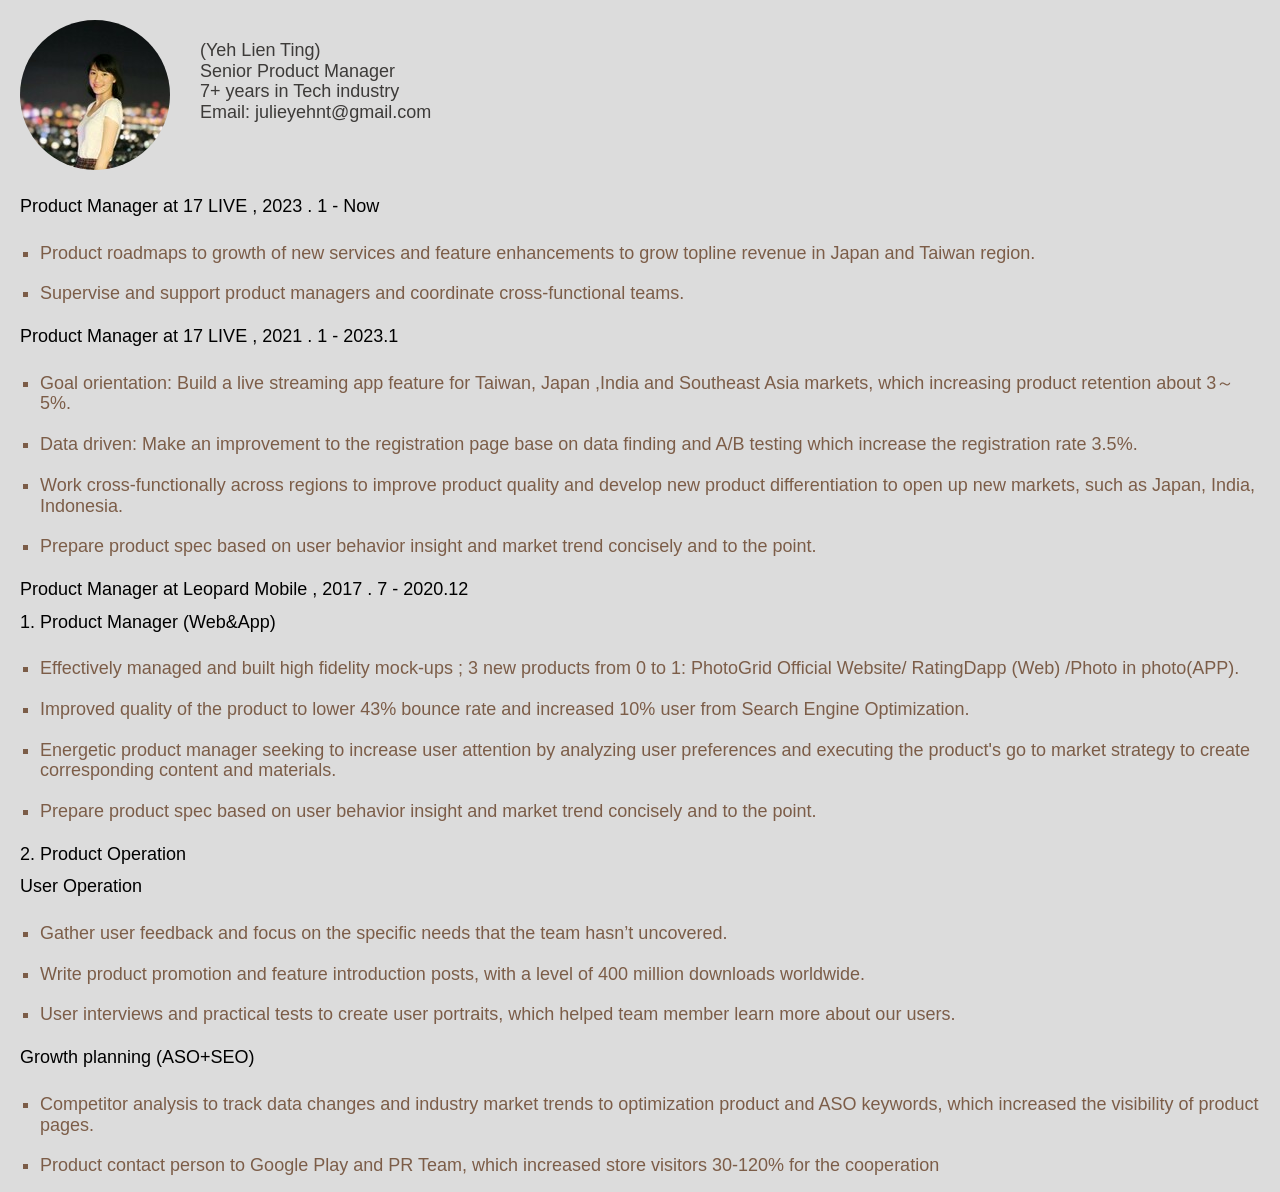
<file: index.html>
<!DOCTYPE html>
<html lang="zh-Hant-TW">

<head>
  <meta charset="UTF-8">
  <meta name="viewport" content="width=device-width,initial-scale=1">
  <link rel="stylesheet" href="css/reset.css">
  <link rel="stylesheet" href="css/style.css">
</head>

<body>
  <div class="div1">
    <section>
      <nav class="categorya">
        <img src="julie photo.png" alt="茱莉的大頭照">
      </nav>
    </section>
    <section>

      <head>
        <nav class="categoryb">
          (Yeh Lien Ting)<br>
          Senior Product Manager<br>
          7+ years in Tech industry<br>
          Email: julieyehnt@gmail.com<br>
        </nav>
      </head>
    </section>
  </div>

  <div class="div2">
    <main>
      <p>
      <h1>Product Manager at 17 LIVE , 2023 . 1 - Now </h1>
      <nav class="categoryc">
        <ul>
          <li> Product roadmaps to growth of new services and feature enhancements to grow topline revenue in Japan and
            Taiwan region.</li>
          <li> Supervise and support product managers and coordinate cross-functional teams.</li>
        </ul>
      </nav>
      </p>
      <p>
      <h1>Product Manager at 17 LIVE , 2021 . 1 - 2023.1 </h1>
      <nav class="categoryd">
        <ul>
          <li>Goal orientation: Build a live streaming app feature for Taiwan, Japan ,India and Southeast Asia markets,
            which
            increasing product retention about 3～5%.</li>
          <li>Data driven: Make an improvement to the registration page base on data finding and A/B testing which
            increase
            the registration rate 3.5%.</li>
          <li>Work cross-functionally across regions to improve product quality and develop new product differentiation
            to open up new markets, such as Japan, India, Indonesia.</li>
          <li>Prepare product spec based on user behavior insight and market trend concisely and to the point.</li>
        </ul>
      </nav>
      </p>
      <p>
      <h1>Product Manager at Leopard Mobile , 2017 . 7 - 2020.12 </h1>
      <nav class="categorye">
        <h2>1. Product Manager (Web&App)</h2>
        <ul>
          <li>Effectively managed and built high fidelity mock-ups ; 3 new products from 0 to 1: PhotoGrid Official
            Website/ RatingDapp (Web) /Photo in photo(APP).</li>
          <li>Improved quality of the product to lower 43% bounce rate and increased 10% user from Search Engine
            Optimization.</li>
          <li>Energetic product manager seeking to increase user attention by analyzing user preferences and executing
            the product's go to market strategy to create corresponding content and materials.</li>
          <li>Prepare product spec based on user behavior insight and market trend concisely and to the point.</li>
        </ul>
        <h2>2. Product Operation </h2>
        <h3> User Operation </h3>
        <ul>
          <li>Gather user feedback and focus on the specific needs that the team hasn’t uncovered.</li>
          <li>Write product promotion and feature introduction posts, with a level of 400 million downloads worldwide.
          </li>
          <li>User interviews and practical tests to create user portraits, which helped team member learn more about
            our users. </li>
        </ul>
        <h3> Growth planning (ASO+SEO) </h3>
        <ul>
          <li>Competitor analysis to track data changes and industry market trends to optimization product and ASO
            keywords, which increased the visibility of product pages.</li>
          <li>Product contact person to Google Play and PR Team, which increased store visitors 30-120% for the
            cooperation</li>
        </ul>
      </nav>
      </p>
    </main>
  </div>
</body>

</html>
</file>
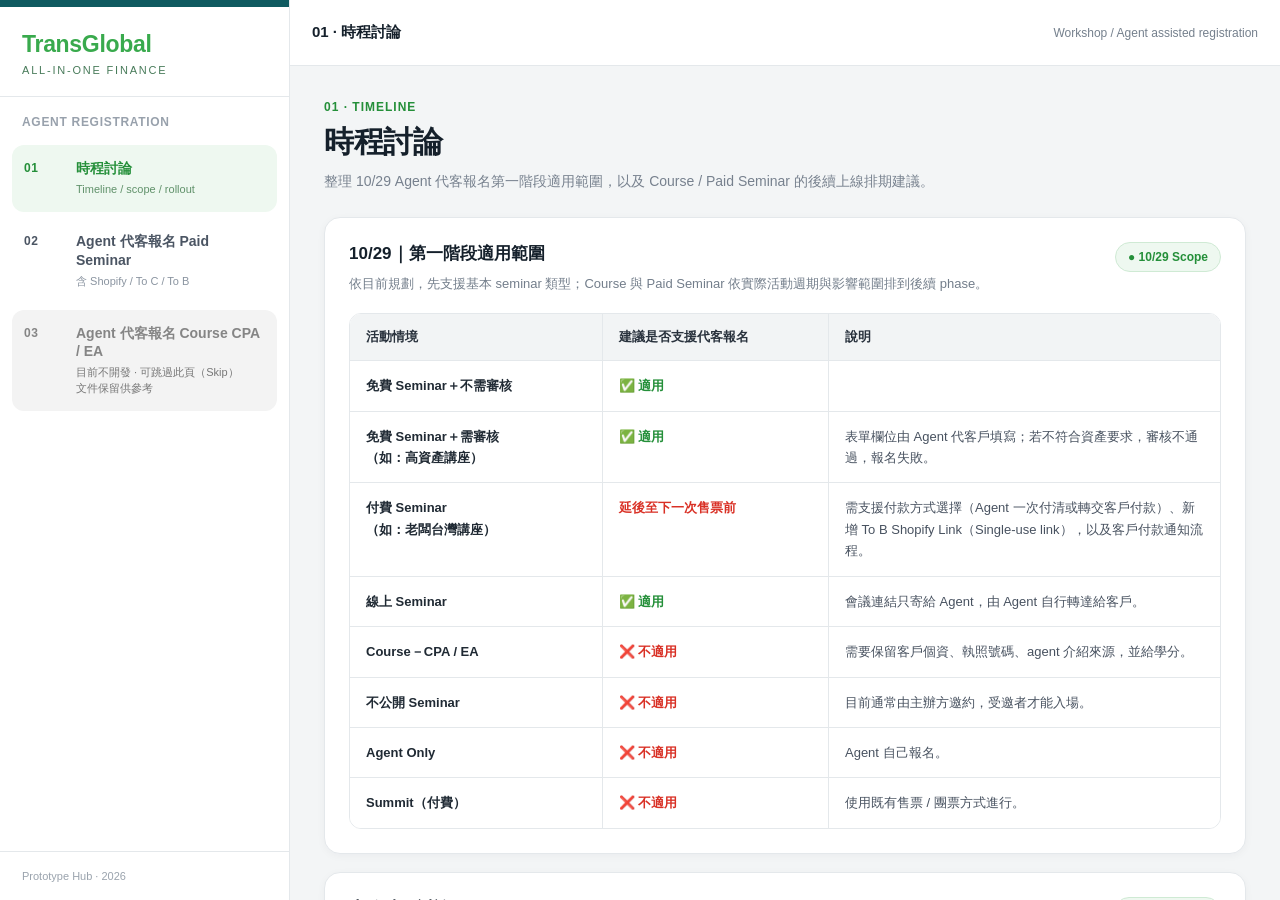
<file: agent-registration-hub-v2/index.html>
<!doctype html>
<html lang="zh-Hant">
<head>
  <meta charset="utf-8">
  <meta name="viewport" content="width=device-width,initial-scale=1">
  <title>Agent Registration Hub</title>
  <style>
    *{box-sizing:border-box}
    :root{
      --bg:#f4f6f7;--surface:#fff;--line:#e4e8eb;--text:#15202b;--muted:#75808d;
      --brand:#35b24a;--brand-dark:#248f39;--nav:#0f5a60;--soft:#eef8f0;
      --warn-bg:#f7fcf8;--warn-line:#cfead4;--danger:#d93025;
    }
    html,body{margin:0;height:100%;font-family:-apple-system,BlinkMacSystemFont,"Segoe UI","Noto Sans TC","PingFang TC","Microsoft JhengHei",sans-serif;color:var(--text);background:var(--bg)}
    body{overflow:hidden}
    .app{height:100vh;display:grid;grid-template-columns:290px minmax(0,1fr)}
    .sidebar{background:#fff;border-right:1px solid var(--line);display:flex;flex-direction:column;min-width:0;z-index:10}
    .brand-line{height:7px;background:var(--nav)}
    .brand{padding:24px 22px 20px;border-bottom:1px solid var(--line)}
    .brand-name{font-size:23px;font-weight:800;color:#39aa4d;letter-spacing:-.3px}
    .brand-sub{margin-top:6px;font-size:11px;letter-spacing:1.8px;color:#487b5a;text-transform:uppercase}
    .project{padding:18px 22px 12px}
    .project-title{font-size:12px;font-weight:800;color:#98a1ac;letter-spacing:.7px;text-transform:uppercase}
    .menu{padding:4px 12px 18px;display:grid;gap:6px}
    .menu-btn{width:100%;border:0;background:transparent;border-radius:12px;padding:14px 12px;display:grid;grid-template-columns:42px 1fr;gap:10px;text-align:left;cursor:pointer;color:#4b5563}
    .menu-btn:hover{background:#f7f9f8}
    .menu-btn.active{background:var(--soft);color:var(--brand-dark)}
    .num{font-size:12px;font-weight:900;letter-spacing:.7px;padding-top:2px}
    .menu-copy strong{display:block;font-size:14px;line-height:1.35}
    .menu-copy span{display:block;margin-top:4px;font-size:11px;line-height:1.45;color:#8a94a0}
    .menu-btn.active .menu-copy span{color:#60916a}
    .sidebar-foot{margin-top:auto;padding:18px 22px;border-top:1px solid var(--line);font-size:11px;color:#9aa3ad}
    .main{min-width:0;height:100vh;display:flex;flex-direction:column}
    .topbar{height:66px;background:#fff;border-bottom:1px solid var(--line);display:flex;align-items:center;justify-content:space-between;padding:0 22px;flex:0 0 auto}
    .top-title{font-size:15px;font-weight:800}
    .top-meta{font-size:12px;color:var(--muted)}
    .content{position:relative;flex:1;min-height:0;background:#f3f5f6}
    .view{display:none;position:absolute;inset:0}
    .view.active{display:block}
    iframe{width:100%;height:100%;border:0;background:#fff}
    .timeline{height:100%;overflow:auto;padding:34px}
    .timeline-inner{max-width:1080px;margin:0 auto}
    .eyebrow{font-size:12px;font-weight:900;color:var(--brand-dark);letter-spacing:1px;margin-bottom:8px}
    h1{margin:0;font-size:30px;letter-spacing:-.5px}
    .lead{margin:10px 0 26px;color:#77818e;font-size:14px}
    .timeline-card{background:#fff;border:1px solid var(--line);border-radius:16px;padding:24px;box-shadow:0 2px 8px rgba(17,24,39,.04)}
    .timeline-card h2{font-size:17px;margin:0 0 8px}
    .timeline-card p{font-size:13px;line-height:1.7;color:#737e8b;margin:0}
    .scope-head{display:flex;align-items:flex-start;justify-content:space-between;gap:16px;margin-bottom:18px}
    .date-chip{display:inline-flex;align-items:center;gap:7px;background:#eef8f0;color:#248f39;border:1px solid #cfead4;border-radius:999px;padding:7px 12px;font-size:12px;font-weight:800;white-space:nowrap}
    .scope-table-wrap{overflow:auto;border:1px solid var(--line);border-radius:12px;margin-top:18px}
    .scope-table{width:100%;min-width:860px;border-collapse:collapse;background:#fff}
    .scope-table th,.scope-table td{border-right:1px solid var(--line);border-bottom:1px solid var(--line);padding:14px 16px;text-align:left;vertical-align:top}
    .scope-table th:last-child,.scope-table td:last-child{border-right:0}
    .scope-table tr:last-child td{border-bottom:0}
    .scope-table th{background:#f2f4f5;font-size:13px;font-weight:800;color:#29323d}
    .scope-table td{font-size:13px;line-height:1.65;color:#485260}
    .scope-table td:first-child{font-weight:700;color:#202a34;width:29%}
    .scope-table td:nth-child(2){width:26%;font-weight:700}
    .ok{color:#248f39}
    .no{color:#d93025}
    .later{color:#d93025}
    .decision-grid{display:grid;grid-template-columns:1fr 1fr;gap:16px;margin-top:18px}
    .decision-card{border:1px solid var(--line);border-radius:12px;padding:18px;background:#fbfcfc}
    .decision-card.accent{border-color:#cfead4;background:#f7fcf8}
    .decision-card h3{margin:0 0 8px;font-size:15px}
    .decision-card .big-date{font-size:28px;font-weight:900;color:#248f39;letter-spacing:-.6px;margin-bottom:8px}
    .decision-card p{font-size:13px;line-height:1.65;color:#66717e}
    .green-box{margin-top:18px;border:1px solid #cfead4;background:#f7fcf8;border-radius:12px;padding:18px}
    .green-box h2{margin:0 0 10px;font-size:17px;color:#1f6c2c}
    .green-box ul{margin:10px 0 0;padding-left:18px;color:#51606e;font-size:13px;line-height:1.75}
    .mobile-toggle{display:none;border:1px solid var(--line);background:#fff;border-radius:9px;width:38px;height:38px;font-size:20px}
    @media(max-width:860px){
      .app{grid-template-columns:1fr}
      .sidebar{position:fixed;left:0;top:0;bottom:0;width:min(310px,86vw);transform:translateX(-102%);transition:.2s ease;box-shadow:10px 0 30px rgba(17,24,39,.12)}
      .sidebar.open{transform:translateX(0)}
      .mobile-toggle{display:grid;place-items:center}
      .topbar{padding:0 14px}
      .timeline{padding:22px 14px}
      .top-title{font-size:13px}
      .top-meta{display:none}
      .decision-grid{grid-template-columns:1fr}
      .scope-head{display:block}.date-chip{margin-top:12px}
    }
    /* Course documentation is retained for reference; development is skipped. */
    .menu-btn[data-view="course"]{background:#f3f3f3;color:#858585;filter:grayscale(1)}
    .menu-btn[data-view="course"]:hover{background:#eaeaea}
    .menu-btn[data-view="course"].active{background:#e6e6e6;color:#555;box-shadow:inset 3px 0 #999}
    .menu-btn[data-view="course"] .menu-copy span,
    .menu-btn[data-view="course"].active .menu-copy span{color:#777}
    #view-course.active{display:flex;flex-direction:column}
    .course-reference-notice{flex:0 0 auto;padding:14px 22px;background:#eee;border-bottom:1px solid #d3d3d3;color:#555;font-size:13px;line-height:1.6}
    .course-reference-notice strong{font-weight:800}
    #view-course iframe{flex:1;min-height:0;height:0}
  </style>
</head>
<body>
  <div class="app">
    <aside class="sidebar" id="sidebar">
      <div class="brand-line"></div>
      <div class="brand">
        <div class="brand-name">TransGlobal</div>
        <div class="brand-sub">All-in-one finance</div>
      </div>
      <div class="project"><div class="project-title">Agent Registration</div></div>
      <nav class="menu">
        <button class="menu-btn active" data-view="timeline">
          <span class="num">01</span>
          <span class="menu-copy"><strong>時程討論</strong><span>Timeline / scope / rollout</span></span>
        </button>
        <button class="menu-btn" data-view="paid">
          <span class="num">02</span>
          <span class="menu-copy"><strong>Agent 代客報名 Paid Seminar</strong><span>含 Shopify / To C / To B</span></span>
        </button>
        <button class="menu-btn" data-view="course">
          <span class="num">03</span>
          <span class="menu-copy"><strong>Agent 代客報名 Course CPA / EA</strong><span>目前不開發 · 可跳過此頁（Skip）<br>文件保留供參考</span></span>
        </button>
      </nav>
      <div class="sidebar-foot">Prototype Hub · 2026</div>
    </aside>

    <main class="main">
      <header class="topbar">
        <div style="display:flex;align-items:center;gap:12px">
          <button class="mobile-toggle" id="mobileToggle">☰</button>
          <div class="top-title" id="topTitle">01 · 時程討論</div>
        </div>
        <div class="top-meta">Workshop / Agent assisted registration</div>
      </header>
      <div class="content">
        <section class="view active" id="view-timeline">
          <div class="timeline">
            <div class="timeline-inner">
              <div class="eyebrow">01 · TIMELINE</div>
              <h1>時程討論</h1>
              <p class="lead">整理 10/29 Agent 代客報名第一階段適用範圍，以及 Course / Paid Seminar 的後續上線排期建議。</p>

              <div class="timeline-card">
                <div class="scope-head">
                  <div>
                    <h2>10/29｜第一階段適用範圍</h2>
                    <p>依目前規劃，先支援基本 seminar 類型；Course 與 Paid Seminar 依實際活動週期與影響範圍排到後續 phase。</p>
                  </div>
                  <div class="date-chip">● 10/29 Scope</div>
                </div>

                <div class="scope-table-wrap">
                  <table class="scope-table">
                    <thead>
                      <tr>
                        <th>活動情境</th>
                        <th>建議是否支援代客報名</th>
                        <th>說明</th>
                      </tr>
                    </thead>
                    <tbody>
                      <tr>
                        <td>免費 Seminar＋不需審核</td>
                        <td><span class="ok">✅ 適用</span></td>
                        <td></td>
                      </tr>
                      <tr>
                        <td>免費 Seminar＋需審核<br>（如：高資產講座）</td>
                        <td><span class="ok">✅ 適用</span></td>
                        <td>表單欄位由 Agent 代客戶填寫；若不符合資產要求，審核不通過，報名失敗。</td>
                      </tr>
                      <tr>
                        <td>付費 Seminar<br>（如：老闆台灣講座）</td>
                        <td><span class="later">延後至下一次售票前</span></td>
                        <td>需支援付款方式選擇（Agent 一次付清或轉交客戶付款）、新增 To B Shopify Link（Single-use link），以及客戶付款通知流程。</td>
                      </tr>
                      <tr>
                        <td>線上 Seminar</td>
                        <td><span class="ok">✅ 適用</span></td>
                        <td>會議連結只寄給 Agent，由 Agent 自行轉達給客戶。</td>
                      </tr>
                      <tr>
                        <td>Course－CPA / EA</td>
                        <td><span class="no">❌ 不適用</span></td>
                        <td>需要保留客戶個資、執照號碼、agent 介紹來源，並給學分。</td>
                      </tr>
                      <tr>
                        <td>不公開 Seminar</td>
                        <td><span class="no">❌ 不適用</span></td>
                        <td>目前通常由主辦方邀約，受邀者才能入場。</td>
                      </tr>
                      <tr>
                        <td>Agent Only</td>
                        <td><span class="no">❌ 不適用</span></td>
                        <td>Agent 自己報名。</td>
                      </tr>
                      <tr>
                        <td>Summit（付費）</td>
                        <td><span class="no">❌ 不適用</span></td>
                        <td>使用既有售票 / 團票方式進行。</td>
                      </tr>
                    </tbody>
                  </table>
                </div>

              </div>

              <div class="timeline-card" style="margin-top:18px;">
                <div class="scope-head">
                  <div>
                    <h2>上線時程討論</h2>
                    <p>依活動舉辦週期與實際使用時點，建議分階段上線，不需將所有情境綁在 10/29 一次完成。</p>
                  </div>
                  <div class="date-chip">● Rollout Plan</div>
                </div>

                <div class="green-box" style="margin-top:0;">
                  <ul style="margin-top:0;">
                    <li>Paid Seminar 活動舉辦週期較長，約半年一次或單月一次，影響人數相對較小，因此安排於 Phase 2 上線。</li>
                    <li>Paid Seminar 短期內尚無立即使用需求，無須趕在 10/29 上線；此外，相關功能不在原先預估範圍內，需要 RD 另行估時，因此採分階段上線。</li>
                  </ul>
                  <ol>
                    <li><strong>10/29｜Phase 1</strong>：涵蓋基本 Seminar 代客報名。</li>
                    <li><strong>12 月底前｜Phase 2</strong>：涵蓋 Paid Seminar 代客報名。</li>
                  </ol>
                </div>
              </div>
            </div>
          </div>
        </section>

        <section class="view" id="view-paid">
          <iframe src="paid.html?v=20261015-v11" title="Agent 代客報名 Paid Seminar"></iframe>
        </section>

        <section class="view" id="view-course">
          <div class="course-reference-notice" role="note"><strong>目前不開發 · 可跳過此頁（Skip）</strong><br>Course CPA / EA 文件保留於此，供後續查閱與討論。</div>
          <iframe src="course.html?v=20261006-1402" title="Agent 代客報名 Course CPA EA"></iframe>
        </section>
      </div>
    </main>
  </div>
  <script>
    const buttons=[...document.querySelectorAll('.menu-btn')];
    const views=[...document.querySelectorAll('.view')];
    const title=document.getElementById('topTitle');
    const sidebar=document.getElementById('sidebar');
    const names={
      timeline:'01 · 時程討論',
      paid:'02 · Agent 代客報名 Paid Seminar',
      course:'03 · Agent 代客報名 Course CPA / EA'
    };
    function activate(id, updateHash=true){
      buttons.forEach(b=>b.classList.toggle('active',b.dataset.view===id));
      views.forEach(v=>v.classList.toggle('active',v.id==='view-'+id));
      title.textContent=names[id]||'Prototype Hub';
      if(updateHash) history.replaceState(null,'','#'+id);
      sidebar.classList.remove('open');
    }
    buttons.forEach(b=>b.addEventListener('click',()=>activate(b.dataset.view)));
    document.getElementById('mobileToggle').addEventListener('click',()=>sidebar.classList.toggle('open'));
    const initial=location.hash.replace('#','');
    if(['timeline','paid','course'].includes(initial)) activate(initial,false);
  </script>
</body>
</html>
</file>
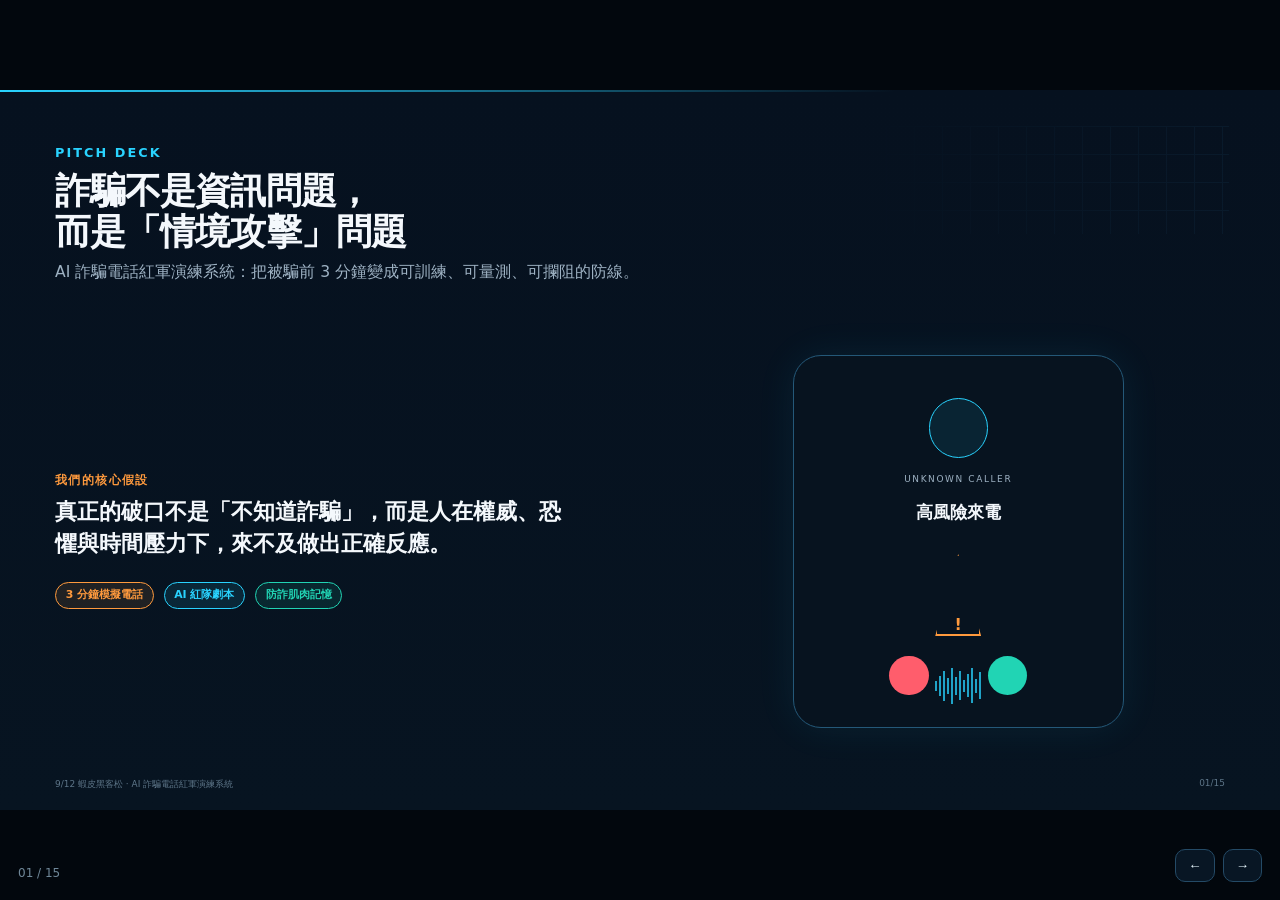
<file: ai-scam-red-team-pitch/index.html>
<!doctype html><html lang="zh-Hant"><head><meta charset="utf-8"><meta name="viewport" content="width=device-width,initial-scale=1"><title>AI 詐騙電話紅軍演練系統｜Pitch Report</title><style>
:root{--bg:#06111f;--panel:#0b1a2a;--panel2:#0e2236;--line:#173b56;--line2:#245878;--white:#f4f8fc;--muted:#9eb2c3;--cyan:#29d3ff;--teal:#21d4b4;--orange:#ff9a3d;--red:#ff5d6c;--purple:#8c7cff;--yellow:#ffd166}
*{box-sizing:border-box}html,body{margin:0;background:#02070d;color:var(--white);font-family:"Noto Sans TC","Noto Sans CJK TC","PingFang TC","Microsoft JhengHei",system-ui,-apple-system,"Segoe UI",sans-serif;overflow:hidden}.deck{width:100vw;height:100vh;display:flex;align-items:center;justify-content:center}.slide{position:absolute;width:min(100vw,177.78vh);height:min(56.25vw,100vh);aspect-ratio:16/9;background:linear-gradient(180deg,#06111f 0%,#071421 100%);padding:4.3% 4.3% 3.6%;opacity:0;transform:translateX(28px) scale(.99);pointer-events:none;transition:.28s ease}.slide.active{opacity:1;transform:none;pointer-events:auto}.slide:before{content:"";position:absolute;left:0;right:0;top:0;height:2px;background:linear-gradient(90deg,var(--cyan),transparent 70%)}.slide:after{content:"";position:absolute;right:4%;top:5%;width:29%;height:15%;opacity:.22;background-image:linear-gradient(var(--line) 1px,transparent 1px),linear-gradient(90deg,var(--line) 1px,transparent 1px);background-size:28px 28px;mask-image:linear-gradient(90deg,transparent,#000)}.kicker{font-size:clamp(10px,1vw,17px);font-weight:800;letter-spacing:.16em;color:var(--cyan);margin-bottom:.6rem}.slide h1{font-size:clamp(25px,2.85vw,52px);line-height:1.13;margin:.1rem 0 .55rem;max-width:92%;letter-spacing:-.025em}.sub{font-size:clamp(12px,1.22vw,21px);color:var(--muted);max-width:88%;line-height:1.45}.content{position:absolute;left:4.3%;right:4.3%;top:28%;bottom:9.2%}.content.head2{top:34.5%}.footer{position:absolute;left:4.3%;right:4.3%;bottom:2.7%;display:flex;justify-content:space-between;color:#5e7689;font-size:clamp(8px,.7vw,12px)}.source-line{position:absolute;left:4.3%;right:4.3%;bottom:6.9%;color:#5e7689;font-size:clamp(7px,.62vw,10px);white-space:nowrap;overflow:hidden;text-overflow:ellipsis}.nav{position:fixed;right:18px;bottom:18px;display:flex;gap:8px;z-index:9}.nav button{border:1px solid #244a66;background:#081624;color:#e9f8ff;border-radius:10px;padding:8px 12px;cursor:pointer}.progress{position:fixed;left:18px;bottom:20px;z-index:9;color:#6f8798;font-size:12px}.chip{display:inline-flex;padding:.35rem .6rem;border-radius:999px;border:1px solid currentColor;font-size:clamp(9px,.85vw,14px);font-weight:750;background:color-mix(in srgb,currentColor 10%,transparent)}.cyan{color:var(--cyan)}.teal{color:var(--teal)}.orange{color:var(--orange)}.red{color:var(--red)}.purple{color:var(--purple)}
.hero-grid{display:grid;grid-template-columns:1.05fr .95fr;gap:4%;height:100%}.scale-layout,.sg-layout,.demo-layout{display:grid;grid-template-columns:1.05fr .95fr;gap:4%;height:80%}.hero-copy{display:flex;flex-direction:column;justify-content:center}.thesis{color:var(--orange);font-weight:900;letter-spacing:.12em;font-size:clamp(10px,.9vw,15px);margin-bottom:.5rem}.hero-line{font-size:clamp(17px,1.7vw,30px);line-height:1.45;font-weight:800;max-width:88%;margin:0 0 1.4rem}.chips{display:flex;flex-wrap:wrap;gap:10px}.phone,.demo-phone{position:relative;align-self:center;justify-self:center;width:62%;height:92%;background:#07131f;border:1px solid var(--line2);border-radius:28px;box-shadow:0 0 40px #29d3ff13}.avatar{width:18%;aspect-ratio:1;border-radius:50%;border:1px solid var(--cyan);background:#29d3ff17;margin:13% auto 5%}.small{text-align:center;color:var(--muted);font-size:clamp(8px,.7vw,12px);letter-spacing:.18em}.phone-title{text-align:center;font-size:clamp(14px,1.35vw,24px);font-weight:800;margin-top:5%}.warn{margin:9% auto 5%;width:14%;aspect-ratio:1;border:2px solid var(--orange);color:var(--orange);display:grid;place-items:center;clip-path:polygon(50% 0,100% 100%,0 100%);padding-top:18%;font-weight:900}.call-row{display:flex;justify-content:center;gap:18%;margin-top:6%}.call-row i{width:12%;aspect-ratio:1;border-radius:50%;display:block}.decline{background:var(--red)}.accept{background:var(--teal)}.wave{position:absolute;left:7%;right:7%;bottom:5%;height:12%;display:flex;align-items:center;justify-content:center;gap:2px}.wave b{width:2px;background:var(--cyan);opacity:.75}
.chart-card,.stat,.trend-card,.flow-card,.gap-card,.step,.ux-step,.arch-box,.mvp,.sector,.ask-card,.score-card,.sources-grid>div{border:1px solid var(--line);background:var(--panel);border-radius:15px}.chart-card{background:#091827;padding:4%;height:100%}.label{font-size:clamp(10px,.92vw,15px);color:var(--muted);font-weight:700}.bars{height:82%;display:flex;align-items:flex-end;gap:6%;padding:4% 4% 0}.bar-wrap{height:100%;flex:1;display:flex;flex-direction:column;justify-content:flex-end;align-items:center;gap:6px}.bar-wrap span{font-size:clamp(10px,.9vw,15px);color:var(--cyan);font-weight:800}.bar{width:58%;background:var(--cyan);border-radius:6px 6px 2px 2px;box-shadow:0 0 22px #29d3ff25}.bar.hot{background:var(--orange);box-shadow:0 0 22px #ff9a3d22}.bar-wrap em{font-style:normal;color:var(--muted);font-size:clamp(9px,.75vw,13px)}.scale-stats{display:grid;grid-template-rows:repeat(3,1fr);gap:5%}.stat{padding:5.8%}.stat strong{display:block;font-size:clamp(20px,1.9vw,32px);margin-bottom:.42rem;color:currentColor}.stat span{color:var(--muted);font-size:clamp(9px,.88vw,15px);line-height:1.45}.stat.orange{border-color:#ff9a3d66}.stat.red{border-color:#ff5d6c66}.stat.cyan{border-color:#29d3ff66}.stat.teal{border-color:#21d4b466}.stat.purple{border-color:#8c7cff66}.bottom-note,.positioning,.demo-note,.research-strip{position:absolute;left:0;right:0;bottom:0;border:1px solid #ff9a3d66;background:#081724;border-radius:12px;padding:.66rem .9rem;color:var(--yellow);font-weight:750;font-size:clamp(9px,.88vw,15px);line-height:1.35}.bottom-note.danger{border-color:#ff5d6c70;color:var(--white)}
.trend-board{height:75%;display:grid;grid-template-columns:repeat(5,minmax(0,1fr));gap:1.6%;align-items:stretch}.trend-card{padding:8% 7%;position:relative;overflow:hidden}.trend-card.active{border-color:#ff9a3d88}.trend-card .year{display:inline-flex;border:1px solid currentColor;color:var(--cyan);border-radius:999px;padding:.25rem .45rem;font-size:clamp(8px,.65vw,11px);font-weight:900;margin-bottom:.72rem}.trend-card.active .year{color:var(--orange)}.trend-card b{display:block;font-size:clamp(11px,.95vw,16px);line-height:1.28;margin-bottom:.45rem}.trend-card p{color:var(--muted);font-size:clamp(8px,.70vw,12px);line-height:1.42;margin:0}.psy-simple{position:relative;height:86%;display:grid;grid-template-columns:1fr 1fr;grid-template-rows:1fr 1fr;gap:10% 10%;padding:0 4%}.psy-center{position:absolute;left:50%;top:50%;transform:translate(-50%,-50%);width:15%;aspect-ratio:1;border-radius:50%;border:1px solid var(--cyan);background:var(--panel2);display:grid;place-items:center;text-align:center;font-weight:900;box-shadow:0 0 38px rgba(41,211,255,.18);z-index:2}.psy-center span{font-size:clamp(13px,1.12vw,20px);line-height:1.3}.psy-card{padding:6% 8%;display:flex;flex-direction:column;justify-content:center;border:1px solid var(--line);background:var(--panel);border-radius:15px}.psy-card b{font-size:clamp(15px,1.3vw,23px);margin-bottom:.5rem}.psy-card p{color:var(--muted);font-size:clamp(11px,.95vw,16px);line-height:1.5;margin:0}.psy-card.red{border-color:#ff5d6c66}.psy-card.cyan{border-color:#29d3ff66}.psy-card.orange{border-color:#ff9a3d66}.psy-card.teal{border-color:#21d4b466}.research-strip{display:grid;grid-template-columns:14% 86%;align-items:center;color:var(--white);border-color:#29d3ff55}.research-strip b{color:var(--cyan)}.research-strip span{color:var(--muted);font-weight:500}
.flow,.four-steps,.ux-flow,.arch-clean{display:flex;align-items:stretch;gap:.8%;height:62%}.flow-card,.step,.ux-step,.arch-box{flex:1;padding:2.0%;min-width:0}.flow-card.active,.ux-step.active,.arch-box.active{border-color:var(--orange)}.flow-card>span,.step em,.ux-step i{font-style:normal;font-weight:900;color:var(--cyan);font-size:clamp(11px,1vw,18px)}.flow-card.active>span,.ux-step.active i{color:var(--orange)}.flow-card b,.step b,.ux-step b,.arch-box b{display:block;font-size:clamp(12px,1.05vw,18px);line-height:1.2;margin:8% 0 5%}.flow-card p,.step span,.ux-step span,.arch-box span{color:var(--muted);font-size:clamp(8px,.72vw,12px);line-height:1.36}.flow-card em{display:block;color:var(--cyan);font-style:normal;font-size:clamp(8px,.68vw,11px);font-weight:800;margin-top:7%;line-height:1.25}.arr{display:grid;place-items:center;color:#3f6884;font-size:clamp(14px,1.2vw,21px)}.gap-layout{height:72%;display:grid;grid-template-columns:1fr auto 1.1fr;gap:5%;align-items:center}.gap-left{display:grid;gap:10%;height:88%}.gap-card{padding:7%;display:flex;flex-direction:column;justify-content:center}.gap-card b{font-size:clamp(17px,1.45vw,25px);margin-bottom:.5rem}.gap-card span{color:var(--muted);font-size:clamp(11px,.95vw,16px)}.gap-arrow{font-size:clamp(42px,4vw,72px);color:var(--orange);font-weight:900}.gap-right{text-align:center}.shield{width:28%;aspect-ratio:1;margin:0 auto 5%;border:2px solid var(--teal);border-radius:30% 30% 44% 44%;display:grid;place-items:center;font-size:clamp(28px,3vw,52px);color:var(--teal)}.gap-right h3{font-size:clamp(20px,2vw,34px);line-height:1.35;margin:.3rem 0}.gap-right p{color:var(--muted);font-size:clamp(13px,1.15vw,19px)}.sg-layout{grid-template-columns:.9fr 1.1fr}.sg-stats{display:grid;grid-template-rows:repeat(3,1fr);gap:4%}.translation{border:1px solid var(--line);background:#091827;border-radius:16px;padding:7%;display:grid;grid-template-columns:1fr auto 1fr;gap:5%;align-items:center}.translation b{display:block;font-size:clamp(18px,1.7vw,29px);margin:.9rem 0 .35rem}.translation p{color:var(--muted);font-size:clamp(10px,.85vw,15px);line-height:1.42}.big-arr{font-size:clamp(28px,3vw,56px);color:var(--orange)}.positioning b{color:var(--cyan);margin-right:.9rem}.demo-phone{width:68%;height:94%;padding:4%;display:flex;flex-direction:column;gap:4%;justify-content:flex-start}.demo-top{font-size:clamp(10px,.9vw,15px);color:var(--muted);letter-spacing:.1em;text-align:center;margin-bottom:.3rem}.bubble{border:1px solid var(--line);border-radius:14px;padding:.72rem .85rem;font-size:clamp(10px,.9vw,15px);line-height:1.4;color:var(--muted)}.bubble.bot{background:#0b1a2a;align-self:flex-start}.bubble.user{background:#0e2236;align-self:flex-end;color:var(--white)}.bubble.danger{border-color:#ff5d6c66;color:var(--white)}.demo-timer{margin-top:auto;text-align:center;color:var(--orange);font-weight:900;font-size:clamp(18px,2vw,36px)}.score-card{padding:6%;height:94%;align-self:center}.score-card h3{font-size:clamp(22px,2.2vw,38px);margin:0 0 1rem}.score-line{display:flex;justify-content:space-between;border-bottom:1px solid #173b56;padding:.58rem 0;gap:1rem;font-size:clamp(10px,.9vw,15px)}.score-line span{color:var(--muted)}.score-line b{font-size:clamp(11px,1vw,17px)}.insight-box{margin-top:1rem;border:1px solid #ff9a3d66;background:#081724;border-radius:12px;padding:.8rem;color:var(--yellow);font-size:clamp(10px,.9vw,15px);line-height:1.4}.insight-box strong{color:var(--white)}.demo-note{color:var(--white);border-color:#ff9a3d66}.demo-note b{color:var(--orange);margin-right:1rem}.ux-flow{height:60%}.ux-step{padding:2.0% 1.6%}.ux-step i{display:grid;place-items:center;width:28px;aspect-ratio:1;border:1px solid currentColor;border-radius:50%}.guardrail-row{margin-top:4%;display:flex;gap:2%;justify-content:center}.guard{border:1px solid currentColor;border-radius:999px;padding:.5rem .8rem;font-weight:900;font-size:clamp(9px,.85vw,14px);background:color-mix(in srgb,currentColor 9%,transparent)}.mvp-grid{display:grid;grid-template-columns:repeat(4,1fr);gap:2%;height:38%}.mvp{padding:7%;min-height:0}.mvp.active{border-color:var(--orange)}.mvp em{font-style:normal;color:var(--cyan);font-size:clamp(8px,.75vw,13px);font-weight:800}.mvp.active em{color:var(--orange)}.mvp b{display:block;margin:8% 0 6%;font-size:clamp(13px,1.15vw,19px)}.mvp span{color:var(--muted);font-size:clamp(9px,.78vw,13px);line-height:1.35}.criteria{margin-top:3%;border:1px solid var(--line);background:#091827;border-radius:15px;padding:2.2%;display:grid;grid-template-columns:1.2fr 1fr 1fr 1fr;gap:2%;align-items:center}.criteria h3{margin:0;color:var(--orange);font-size:clamp(15px,1.3vw,23px)}.criteria div:not(:first-child){border-left:1px solid var(--line);padding-left:8%}.criteria b{display:block;font-size:clamp(12px,1.05vw,18px);margin-bottom:.25rem}.criteria span{color:var(--muted);font-size:clamp(9px,.78vw,13px)}.impact{height:76%;display:grid;grid-template-columns:1fr 1.15fr 1.5fr 1.15fr 1fr;grid-template-rows:1fr 1fr;gap:4% 3%;align-items:center}.wheel{grid-column:3;grid-row:1/3;border:1px solid var(--cyan);background:var(--panel2);border-radius:50%;aspect-ratio:1;display:flex;flex-direction:column;align-items:center;justify-content:center;padding:10%;text-align:center;box-shadow:0 0 40px #29d3ff12}.wheel strong{color:var(--cyan);font-size:clamp(16px,1.7vw,28px)}.wheel span{margin-top:8%;color:var(--white);font-size:clamp(9px,.9vw,16px);line-height:1.5}.sector{padding:10%}.sector:nth-child(1){grid-column:1/3}.sector:nth-child(2){grid-column:4/6}.sector:nth-child(4){grid-column:1/3;grid-row:2}.sector:nth-child(5){grid-column:4/6;grid-row:2}.sector b{display:block;font-size:clamp(14px,1.35vw,23px);margin-bottom:.55rem}.sector span{color:var(--muted);font-size:clamp(9px,.82vw,14px);line-height:1.45}.ask-wrap{height:100%;display:flex;flex-direction:column;justify-content:flex-end}.ask-cards{display:grid;grid-template-columns:repeat(3,1fr);gap:2.5%;margin-bottom:6%}.ask-card{padding:5%}.ask-card b{display:block;font-size:clamp(14px,1.4vw,24px);margin-bottom:6%;color:currentColor}.ask-card span{color:var(--muted);font-size:clamp(9px,.9vw,15px)}.ready{align-self:flex-start;border:1px solid var(--orange);color:var(--orange);border-radius:999px;padding:.45rem .85rem;font-size:clamp(10px,.9vw,15px);font-weight:900;letter-spacing:.12em;background:#ff9a3d12}.sources-grid{height:100%;display:grid;grid-template-columns:1fr 1fr;grid-template-rows:1fr 1fr .9fr;gap:2.2%}.sources-grid>div{padding:3.5%}.sources-grid .wide{grid-column:1/3}.sources-grid b{display:block;color:var(--cyan);font-size:clamp(13px,1.12vw,19px);margin-bottom:.5rem}.sources-grid span{display:block;color:var(--muted);font-size:clamp(9px,.82vw,14px);line-height:1.45}@media(max-width:800px){.nav{right:8px;bottom:8px}.progress{left:8px;bottom:10px}.slide{padding-top:3.8%}.content{top:29%}}
</style></head><body><main class="deck"><section class="slide active " data-i="0"><div class="kicker">PITCH DECK</div><h1>詐騙不是資訊問題，<br>而是「情境攻擊」問題</h1><div class="sub">AI 詐騙電話紅軍演練系統：把被騙前 3 分鐘變成可訓練、可量測、可攔阻的防線。</div><div class="content head2"><div class="hero-grid">
        <div class="hero-copy">
          <div class="thesis">我們的核心假設</div>
          <p class="hero-line">真正的破口不是「不知道詐騙」，而是人在權威、恐懼與時間壓力下，來不及做出正確反應。</p>
          <div class="chips"><span class="chip orange">3 分鐘模擬電話</span><span class="chip cyan">AI 紅隊劇本</span><span class="chip teal">防詐肌肉記憶</span></div>
        </div>
        <div class="phone"><div class="avatar"></div><div class="small">UNKNOWN CALLER</div><div class="phone-title">高風險來電</div><div class="warn">!</div><div class="call-row"><i class="decline"></i><i class="accept"></i></div><div class="wave"><b style="height:22%"></b><b style="height:45%"></b><b style="height:68%"></b><b style="height:35%"></b><b style="height:80%"></b><b style="height:40%"></b><b style="height:66%"></b><b style="height:28%"></b><b style="height:52%"></b><b style="height:78%"></b><b style="height:32%"></b><b style="height:60%"></b></div></div>
      </div></div><div class="footer"><span>9/12 蝦皮黑客松 · AI 詐騙電話紅軍演練系統</span><span>01/15</span></div></section><section class="slide " data-i="1"><div class="kicker">WHY NOW</div><h1>詐騙正在變成全球級「信任稅」</h1><div class="sub">錢不是唯一損失：信任、家人關係、數位參與意願都被侵蝕。</div><div class="content"><div class="scale-layout">
        <div class="chart-card">
          <div class="label">美國 FTC｜消費者通報詐欺損失（十億美元）</div>
          <div class="bars"><div class="bar-wrap"><span>5.8</span><div class="bar " style="height:28.275%"></div><em>2021</em></div><div class="bar-wrap"><span>8.8</span><div class="bar " style="height:42.900000000000006%"></div><em>2022</em></div><div class="bar-wrap"><span>10.0</span><div class="bar " style="height:48.75%"></div><em>2023</em></div><div class="bar-wrap"><span>12.5</span><div class="bar " style="height:60.9375%"></div><em>2024</em></div><div class="bar-wrap"><span>16.0</span><div class="bar hot" style="height:78.0%"></div><em>2025</em></div></div>
        </div>
        <div class="scale-stats">
          <div class="stat red"><strong>US$16B</strong><span>2025 年 FTC 消費者通報詐欺損失，創新高。</span></div>
          <div class="stat orange"><strong>US$7.9B</strong><span>其中投資詐騙仍是最大財損來源之一。</span></div>
          <div class="stat cyan"><strong>893.26億</strong><span>2025 年台灣詐騙財損，165 打詐儀錶板統計。</span></div>
        </div>
      </div>
      <div class="bottom-note">決策含義：防詐不能只靠「知道」；必須在轉帳前介入人的情緒、權威與時間壓力。</div></div><div class="source-line">Sources: FTC Consumer Sentinel Network Data Book 2025; Taiwan NPA/CIB 165 public fraud statistics.</div><div class="footer"><span>9/12 蝦皮黑客松 · AI 詐騙電話紅軍演練系統</span><span>02/15</span></div></section><section class="slide " data-i="2"><div class="kicker">5-YEAR TREND</div><h1>詐騙從「單一訊息」變成「劇本工業」</h1><div class="sub">台灣、美國與新加坡的共同訊號：攻擊已跨平台、跨角色、跨金流。</div><div class="content"><div class="trend-board">
        <div class="trend-card"><span class="year">2021–22</span><b>社群與投資詐騙成主戰場</b><p>投資群、交友、加密貨幣成為高報酬敘事入口。</p></div>
        <div class="trend-card"><span class="year">2023</span><b>混合攻擊常態化</b><p>Email、簡訊、電話、社群與假網站串成一條劇本。</p></div>
        <div class="trend-card"><span class="year">2024</span><b>高額財損集中</b><p>少數重度受害者吞掉大半損失，教育必須分眾。</p></div>
        <div class="trend-card"><span class="year">2025</span><b>冒充＋假投資跨境化</b><p>劇本化、產業化、金流鏈拉長，追款更難。</p></div>
        <div class="trend-card active"><span class="year">2026</span><b>AI 與跨境協作上場</b><p>防詐開始往上游拆基礎設施，也要拆心理劇本。</p></div>
      </div>
      <div class="bottom-note">洞察：未來防詐產品要模擬完整劇本，而不是只辨識單一訊息。</div></div><div class="source-line">Sources: FTC, FBI IC3, Taiwan NPA/CIB, Singapore Police Force public materials, 2021–2026.</div><div class="footer"><span>9/12 蝦皮黑客松 · AI 詐騙電話紅軍演練系統</span><span>03/15</span></div></section><section class="slide " data-i="3"><div class="kicker">SCAM PSYCHOLOGY</div><h1>詐騙不是讓人變笨，<br>而是讓人來不及使用理性</h1><div class="sub">詐團不是在說服你相信；是在操控你「現在就反應」。</div><div class="content head2"><div class="psy-simple">
        <div class="psy-center"><span>壓力下的<br>自動反應</span></div>
        <div class="psy-card red"><b>恐懼 / 損失厭惡</b><p>「帳戶會凍結」「你涉案」讓人先避免損失。</p></div>
        <div class="psy-card cyan"><b>權威服從</b><p>假冒警察、銀行、平台，借用制度信任。</p></div>
        <div class="psy-card orange"><b>稀缺 / 急迫</b><p>限時、最後補件、倒數，壓縮查證時間。</p></div>
        <div class="psy-card teal"><b>社會認同</b><p>群組暗樁與假成功案例，讓「大家都這樣」看似合理。</p></div>
      </div>
      <div class="research-strip"><b>研究脈絡</b><span>Kahneman & Tversky 的損失厭惡、Milgram 的權威服從、Cialdini 的稀缺與社會認同，都解釋了詐騙為何能突破理性查證。</span></div></div><div class="source-line">Sources: Kahneman &amp; Tversky (1979); Milgram (1963); Cialdini, Influence; social engineering literature.</div><div class="footer"><span>9/12 蝦皮黑客松 · AI 詐騙電話紅軍演練系統</span><span>04/15</span></div></section><section class="slide " data-i="4"><div class="kicker">TAIWAN SCAM JOURNEY</div><h1>受害者不是在最後一筆轉帳才被騙</h1><div class="sub">真正危險的是完整旅程：廣告、LINE 群、假客服、假投顧、車手與金流。</div><div class="content"><div class="flow">
        <div class="flow-card"><span>01</span><b>接觸</b><p>網購 / LINE / 求職 / 交友</p><em>退款通知、高報酬</em></div><div class="arr">→</div>
        <div class="flow-card"><span>02</span><b>建立信任</b><p>假老師、假律師、假客服</p><em>群組暗樁、獲利截圖</em></div><div class="arr">→</div>
        <div class="flow-card active"><span>03</span><b>隔離受害者</b><p>偵查不公開、專案保密</p><em>不要問家人或銀行</em></div><div class="arr">→</div>
        <div class="flow-card"><span>04</span><b>付款 / 提領</b><p>轉帳、面交、虛擬貨幣</p><em>金融卡、車手、冷錢包</em></div><div class="arr">→</div>
        <div class="flow-card"><span>05</span><b>二次榨乾</b><p>稅金、解凍費、保證金</p><em>甚至房屋抵押</em></div>
      </div>
      <div class="bottom-note danger">破口：銀行、平台、家人看到的往往只是最後一筆轉帳；AI 演練要往前看到整段劇本。</div></div><div class="source-line">Sources: Taiwan NPA/CIB 165 Anti-Fraud public case releases and statistics.</div><div class="footer"><span>9/12 蝦皮黑客松 · AI 詐騙電話紅軍演練系統</span><span>05/15</span></div></section><section class="slide " data-i="5"><div class="kicker">BEHAVIOR GAP</div><h1>宣導教你「知道」，但沒有訓練你「做到」</h1><div class="sub">詐團不是考選擇題，而是在壓力下逼你立即反應。</div><div class="content"><div class="gap-layout">
        <div class="gap-left">
          <div class="gap-card cyan"><b>傳統宣導</b><span>看到案例、記住口號、收到提醒</span></div>
          <div class="gap-card red"><b>真實詐騙</b><span>來電施壓、威脅限時、要求保密</span></div>
        </div>
        <div class="gap-arrow">≠</div>
        <div class="gap-right"><div class="shield">✓</div><h3>我們要訓練的是<br>壓力下的決策能力</h3><p>說停、查證、求助、拒絕付款。</p></div>
      </div>
      <div class="bottom-note">Just-in-time practice &gt; passive awareness：用演練建立反射，不是用宣導期待冷靜。</div></div><div class="footer"><span>9/12 蝦皮黑客松 · AI 詐騙電話紅軍演練系統</span><span>06/15</span></div></section><section class="slide " data-i="6"><div class="kicker">SINGAPORE LESSON</div><h1>新加坡的啟發：防詐要往上游打</h1><div class="sub">不是等受害者求救，而是在詐騙劇本啟動前降低成功率。</div><div class="content"><div class="sg-layout">
        <div class="sg-stats">
          <div class="stat teal"><strong>S$730M</strong><span>Anti-Scam Centre 自 2019 年成立以來追回詐騙款。</span></div>
          <div class="stat cyan"><strong>260M+</strong><span>2025 年聯手阻擋潛在詐騙電話。</span></div>
          <div class="stat purple"><strong>AI 標記</strong><span>警方封鎖部分詐騙網站時，AI 工具已成為偵測來源之一。</span></div>
        </div>
        <div class="translation"><div><span class="chip cyan">新加坡</span><b>上游拆基礎設施</b><p>網站、電話、帳戶、金流。</p></div><div class="big-arr">→</div><div><span class="chip orange">我們</span><b>上游拆心理劇本</b><p>情緒、權威、時間壓力。</p></div></div>
      </div>
      <div class="bottom-note">轉譯：不只封鎖詐騙基礎設施，也要讓使用者的反應變得更難被操控。</div></div><div class="source-line">Sources: Singapore Police Force / Ministry of Home Affairs public anti-scam updates and speeches, 2025–2026.</div><div class="footer"><span>9/12 蝦皮黑客松 · AI 詐騙電話紅軍演練系統</span><span>07/15</span></div></section><section class="slide " data-i="7"><div class="kicker">SOLUTION</div><h1>解法：AI 詐騙電話紅軍演練系統</h1><div class="sub">像資安紅隊演練一樣，提前讓人「被騙一次」但不失錢。</div><div class="content"><div class="four-steps">
        <div class="step cyan"><em>01</em><b>案例生成</b><span>台美近五年話術 → 情境劇本</span></div><div class="arr">→</div>
        <div class="step orange"><em>02</em><b>AI 來電演練</b><span>語音、情緒、追問、逼單</span></div><div class="arr">→</div>
        <div class="step red"><em>03</em><b>即時風險評分</b><span>猶豫、透露資訊、轉帳意圖</span></div><div class="arr">→</div>
        <div class="step teal"><em>04</em><b>個人化回饋</b><span>哪一句讓你破防，下一次怎麼擋</span></div>
      </div>
      <div class="positioning"><b>定位</b> 不是詐騙偵測器，而是「可量測的防詐訓練場」。</div></div><div class="footer"><span>9/12 蝦皮黑客松 · AI 詐騙電話紅軍演練系統</span><span>08/15</span></div></section><section class="slide " data-i="8"><div class="kicker">DEMO PROOF</div><h1>一通 3 分鐘電話，AI 能找出你在哪一句開始破防</h1><div class="sub">這一頁補上評審最想看的 Proof：產品不是概念，而是可互動、可評分、可回饋。</div><div class="content"><div class="demo-layout">
        <div class="demo-phone">
          <div class="demo-top">AI Scam Red Team Call</div>
          <div class="bubble bot">我是平台客服，你的帳戶被列為異常交易。</div>
          <div class="bubble user">我需要怎麼處理？</div>
          <div class="bubble bot danger">請不要掛電話，也不要告訴家人。三分鐘內完成驗證。</div>
          <div class="demo-timer">02:14</div>
        </div>
        <div class="score-card">
          <h3>演練報告</h3>
          <div class="score-line"><span>Authority susceptibility</span><b class="red">HIGH</b></div>
          <div class="score-line"><span>Urgency pressure response</span><b class="orange">MED</b></div>
          <div class="score-line"><span>Shared personal info</span><b>2 次</b></div>
          <div class="score-line"><span>Attempted verification</span><b class="teal">0 次</b></div>
          <div class="insight-box">關鍵破防句：<br><strong>「三分鐘內完成驗證，否則帳戶凍結。」</strong></div>
        </div>
      </div>
      <div class="bottom-note">Demo KPI：不是宣稱成效，而是展示「一次演練後可量測哪些行為」。</div></div><div class="footer"><span>9/12 蝦皮黑客松 · AI 詐騙電話紅軍演練系統</span><span>09/15</span></div></section><section class="slide " data-i="9"><div class="kicker">USER EXPERIENCE</div><h1>使用者體驗：接電話、被施壓、得到弱點圖</h1><div class="sub">適用高齡者、學生、平台賣家、客服/財務人員與家人守護圈。</div><div class="content"><div class="ux-flow">
        <div class="ux-step"><i>1</i><b>選情境</b><span>假檢警 / 假客服 / 假投資 / 假求職</span></div><div class="arr">→</div>
        <div class="ux-step active"><i>2</i><b>接電話</b><span>AI 扮演詐團，依反應即時變招</span></div><div class="arr">→</div>
        <div class="ux-step"><i>3</i><b>被施壓</b><span>保密、限時、轉帳、交出個資</span></div><div class="arr">→</div>
        <div class="ux-step"><i>4</i><b>回饋</b><span>破防句、風險分數、替代說法</span></div><div class="arr">→</div>
        <div class="ux-step"><i>5</i><b>守護通知</b><span>高風險者進下一輪或提醒家人 / 平台</span></div>
      </div>
      <div class="demo-note"><b>現場 Demo</b> 評審接一通「假客服＋假投資」電話，看到 AI 如何逼出風險行為，再即時產生訓練報告。</div></div><div class="footer"><span>9/12 蝦皮黑客松 · AI 詐騙電話紅軍演練系統</span><span>10/15</span></div></section><section class="slide " data-i="10"><div class="kicker">ARCHITECTURE</div><h1>架構重點：安全劇本生成，不輸出犯罪教學</h1><div class="sub">MVP 可在黑客松內完成，並保留接平台 / 165 / 銀行資料的擴充性。</div><div class="content"><div class="arch-clean">
        <div class="arch-box"><b>案例 / 劇本庫</b><span>公開案例、平台場景、假客服、假檢警</span></div><div class="arr">→</div>
        <div class="arch-box"><b>LLM 安全劇本</b><span>角色、壓力、目標、可控話術</span></div><div class="arr">→</div>
        <div class="arch-box active"><b>語音互動層</b><span>STT / TTS / WebRTC，低延遲對話</span></div><div class="arr">→</div>
        <div class="arch-box"><b>風險評分器</b><span>關鍵字、行為、猶豫與求助訊號</span></div><div class="arr">→</div>
        <div class="arch-box"><b>回饋儀表板</b><span>弱點、行動建議、下一輪演練</span></div>
      </div>
      <div class="guardrail-row"><span class="guard red">Safe Simulation</span><span class="guard teal">Privacy by Design</span><span class="guard cyan">Measurable Behavior</span></div></div><div class="footer"><span>9/12 蝦皮黑客松 · AI 詐騙電話紅軍演練系統</span><span>11/15</span></div></section><section class="slide " data-i="11"><div class="kicker">48H MVP</div><h1>48 小時內展示完整閉環：演練 → 評分 → 回饋</h1><div class="sub">不再把 KPI 畫成已驗證成果；改為清楚的 Pilot success criteria。</div><div class="content"><div class="mvp-grid">
        <div class="mvp"><em>DAY 1 AM</em><b>案例萃取</b><span>台美 10 種高頻話術 → 劇本模板</span></div>
        <div class="mvp"><em>DAY 1 PM</em><b>語音互動</b><span>LLM + STT/TTS + call-like UI</span></div>
        <div class="mvp"><em>DAY 2 AM</em><b>風險評分</b><span>關鍵行為 / 話術命中 / 求助意圖</span></div>
        <div class="mvp active"><em>DAY 2 PM</em><b>Demo dashboard</b><span>弱點圖 + 行動建議</span></div>
      </div>
      <div class="criteria"><h3>Pilot success criteria</h3><div><b>識破率</b><span>前後測是否提升</span></div><div><b>查證率</b><span>是否主動中止＋查證</span></div><div><b>延遲轉帳</b><span>是否拒絕立即付款</span></div></div></div><div class="footer"><span>9/12 蝦皮黑客松 · AI 詐騙電話紅軍演練系統</span><span>12/15</span></div></section><section class="slide " data-i="12"><div class="kicker">IMPACT</div><h1>影響力：從「救一個人」到「降低整個平台風險」</h1><div class="sub">Shopee / 金融 / 校園 / 家庭都可以接入同一個訓練引擎。</div><div class="content"><div class="impact">
        <div class="sector cyan"><b>家庭</b><span>長輩演練報告，讓子女知道高風險話術。</span></div>
        <div class="sector orange"><b>平台</b><span>網購詐騙件數最高，練假客服／假退款情境。</span></div>
        <div class="wheel"><strong>資料飛輪</strong><span>案例 → 演練 → 行為弱點 → 更精準劇本</span></div>
        <div class="sector teal"><b>金融</b><span>高風險客群導入轉帳前防詐訓練。</span></div>
        <div class="sector purple"><b>政府 / 165</b><span>真實案例快速轉為民眾可練習的劇本。</span></div>
      </div></div><div class="footer"><span>9/12 蝦皮黑客松 · AI 詐騙電話紅軍演練系統</span><span>13/15</span></div></section><section class="slide " data-i="13"><div class="kicker">THE ASK</div><h1>讓每個人都在真正被騙前，<br>先被 AI 安全地騙一次。</h1><div class="sub">我們要爭取：黑客松 MVP 驗證、10 組真實受測者、與平台 / 165 / 金融場景的下一步 pilot。</div><div class="content head2"><div class="ask-wrap"><div class="ask-cards">
        <div class="ask-card orange"><b>評審</b><span>現場體驗一通詐騙紅隊電話</span></div>
        <div class="ask-card cyan"><b>平台</b><span>提供高頻詐騙情境與用戶教育場景</span></div>
        <div class="ask-card teal"><b>夥伴</b><span>提供案例、語音、通報流程與驗證指標</span></div>
      </div><div class="ready">READY FOR DEMO</div></div></div><div class="footer"><span>9/12 蝦皮黑客松 · AI 詐騙電話紅軍演練系統</span><span>14/15</span></div></section><section class="slide " data-i="14"><div class="kicker">APPENDIX</div><h1>Sources：數字與心理學依據可追溯</h1><div class="sub">這頁供評審追問時快速回應，不必在主故事中停留。</div><div class="content"><div class="sources-grid">
        <div><b>詐騙規模 / 趨勢</b><span>FTC Consumer Sentinel Network Data Book 2025；FBI IC3 Internet Crime Report 2025；Global Anti-Scam Alliance, Global State of Scams Report 2025。</span></div>
        <div><b>台灣案例</b><span>內政部警政署刑事警察局、165 打詐儀錶板（165dashboard.tw）公開案例與統計，2024–2026；2025 全年財損 893.26 億元。</span></div>
        <div><b>新加坡參考</b><span>Singapore Police Force / Ministry of Home Affairs anti-scam public updates and speeches, 2025–2026。</span></div>
        <div><b>心理學研究</b><span>Kahneman & Tversky (1979)；Milgram (1963)；Cialdini, Influence；social engineering / phishing research。</span></div>
        <div class="wide"><b>限制說明</b><span>各國詐騙統計口徑不同：有些是消費者通報、有些是執法機關受理、有些是估計模型。簡報中的數字用於說明趨勢與問題規模，正式提案前應以最新官方資料再次校準。</span></div>
      </div></div><div class="footer"><span>9/12 蝦皮黑客松 · AI 詐騙電話紅軍演練系統</span><span>15/15</span></div></section></main><div class="progress"><span id="cur">01</span> / 15</div><div class="nav"><button id="prev" aria-label="上一頁">←</button><button id="next" aria-label="下一頁">→</button></div><script>
const slides=[...document.querySelectorAll('.slide')];let i=0;function show(n){i=(n+slides.length)%slides.length;slides.forEach((s,j)=>s.classList.toggle('active',j===i));document.getElementById('cur').textContent=String(i+1).padStart(2,'0');}
document.getElementById('prev').onclick=()=>show(i-1);document.getElementById('next').onclick=()=>show(i+1);addEventListener('keydown',e=>{if(['ArrowRight','PageDown',' '].includes(e.key))show(i+1);if(['ArrowLeft','PageUp'].includes(e.key))show(i-1);if(e.key==='Home')show(0);if(e.key==='End')show(slides.length-1);});let sx=0;addEventListener('touchstart',e=>sx=e.touches[0].clientX,{passive:true});addEventListener('touchend',e=>{let dx=e.changedTouches[0].clientX-sx;if(Math.abs(dx)>50)show(i+(dx<0?1:-1));},{passive:true});
</script></body></html>
</file>
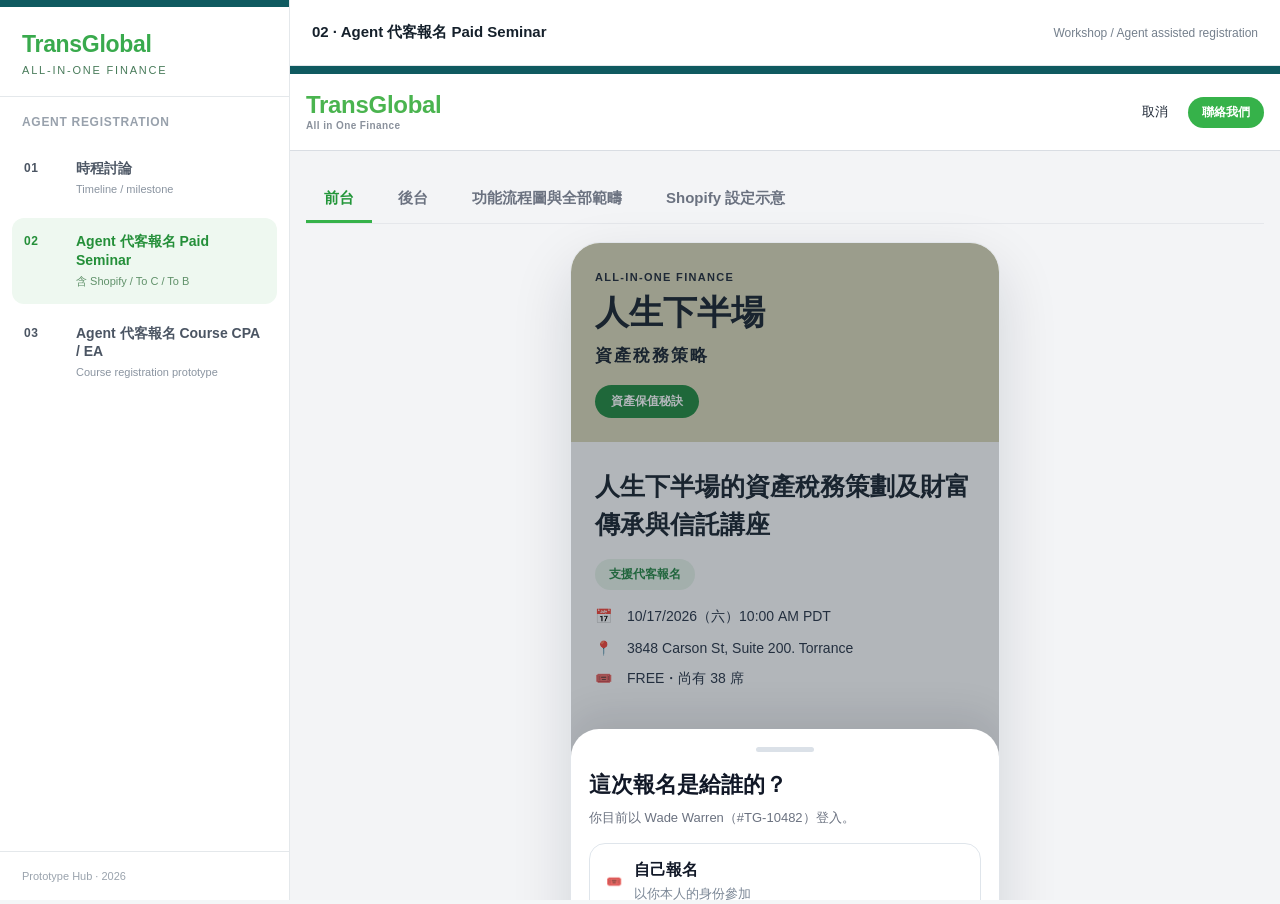
<file: paid-seminar-prototype/index.html>
<!doctype html>
<html lang="zh-Hant">
<head>
  <meta charset="utf-8">
  <meta name="viewport" content="width=device-width,initial-scale=1">
  <title>Agent 代客報名 Prototype Hub</title>
  <style>
    *{box-sizing:border-box}
    :root{
      --bg:#f4f6f7;--surface:#fff;--line:#e4e8eb;--text:#15202b;--muted:#75808d;
      --brand:#35b24a;--brand-dark:#248f39;--nav:#0f5a60;--soft:#eef8f0
    }
    html,body{margin:0;height:100%;font-family:-apple-system,BlinkMacSystemFont,"Segoe UI","Noto Sans TC","PingFang TC","Microsoft JhengHei",sans-serif;color:var(--text);background:var(--bg)}
    body{overflow:hidden}
    .app{height:100vh;display:grid;grid-template-columns:290px minmax(0,1fr)}
    .sidebar{background:#fff;border-right:1px solid var(--line);display:flex;flex-direction:column;min-width:0;z-index:10}
    .brand-line{height:7px;background:var(--nav)}
    .brand{padding:24px 22px 20px;border-bottom:1px solid var(--line)}
    .brand-name{font-size:23px;font-weight:800;color:#39aa4d;letter-spacing:-.3px}
    .brand-sub{margin-top:6px;font-size:11px;letter-spacing:1.8px;color:#487b5a;text-transform:uppercase}
    .project{padding:18px 22px 12px}
    .project-title{font-size:12px;font-weight:800;color:#98a1ac;letter-spacing:.7px;text-transform:uppercase}
    .menu{padding:4px 12px 18px;display:grid;gap:6px}
    .menu-btn{width:100%;border:0;background:transparent;border-radius:12px;padding:14px 12px;display:grid;grid-template-columns:42px 1fr;gap:10px;text-align:left;cursor:pointer;color:#4b5563}
    .menu-btn:hover{background:#f7f9f8}
    .menu-btn.active{background:var(--soft);color:var(--brand-dark)}
    .num{font-size:12px;font-weight:900;letter-spacing:.7px;padding-top:2px}
    .menu-copy strong{display:block;font-size:14px;line-height:1.35}
    .menu-copy span{display:block;margin-top:4px;font-size:11px;line-height:1.45;color:#8a94a0}
    .menu-btn.active .menu-copy span{color:#60916a}
    .sidebar-foot{margin-top:auto;padding:18px 22px;border-top:1px solid var(--line);font-size:11px;color:#9aa3ad}
    .main{min-width:0;height:100vh;display:flex;flex-direction:column}
    .topbar{height:66px;background:#fff;border-bottom:1px solid var(--line);display:flex;align-items:center;justify-content:space-between;padding:0 22px;flex:0 0 auto}
    .top-title{font-size:15px;font-weight:800}
    .top-meta{font-size:12px;color:var(--muted)}
    .content{position:relative;flex:1;min-height:0;background:#f3f5f6}
    .view{display:none;position:absolute;inset:0}
    .view.active{display:block}
    iframe{width:100%;height:100%;border:0;background:#fff}
    .timeline{height:100%;overflow:auto;padding:34px}
    .timeline-inner{max-width:980px;margin:0 auto}
    .eyebrow{font-size:12px;font-weight:900;color:var(--brand-dark);letter-spacing:1px;margin-bottom:8px}
    h1{margin:0;font-size:30px;letter-spacing:-.5px}
    .lead{margin:10px 0 26px;color:#77818e;font-size:14px}
    .timeline-card{background:#fff;border:1px solid var(--line);border-radius:16px;padding:24px;box-shadow:0 2px 8px rgba(17,24,39,.04)}
    .timeline-card h2{font-size:17px;margin:0 0 8px}
    .timeline-card p{font-size:13px;line-height:1.7;color:#737e8b;margin:0}
    .blank-board{margin-top:18px;border:1px dashed #cfd6dc;border-radius:12px;min-height:320px;display:grid;place-items:center;color:#9aa3ad;background:#fbfcfc;text-align:center;padding:24px}
    .blank-board strong{display:block;color:#687482;margin-bottom:6px}
    .mobile-toggle{display:none;border:1px solid var(--line);background:#fff;border-radius:9px;width:38px;height:38px;font-size:20px}
    @media(max-width:860px){
      .app{grid-template-columns:1fr}
      .sidebar{position:fixed;left:0;top:0;bottom:0;width:min(310px,86vw);transform:translateX(-102%);transition:.2s ease;box-shadow:10px 0 30px rgba(17,24,39,.12)}
      .sidebar.open{transform:translateX(0)}
      .mobile-toggle{display:grid;place-items:center}
      .topbar{padding:0 14px}
      .timeline{padding:22px 14px}
      .top-title{font-size:13px}
      .top-meta{display:none}
    }
  </style>
</head>
<body>
  <div class="app">
    <aside class="sidebar" id="sidebar">
      <div class="brand-line"></div>
      <div class="brand">
        <div class="brand-name">TransGlobal</div>
        <div class="brand-sub">All-in-one finance</div>
      </div>
      <div class="project"><div class="project-title">Agent Registration</div></div>
      <nav class="menu">
        <button class="menu-btn" data-view="timeline">
          <span class="num">01</span>
          <span class="menu-copy"><strong>時程討論</strong><span>Timeline / milestone</span></span>
        </button>
        <button class="menu-btn active" data-view="paid">
          <span class="num">02</span>
          <span class="menu-copy"><strong>Agent 代客報名 Paid Seminar</strong><span>含 Shopify / To C / To B</span></span>
        </button>
        <button class="menu-btn" data-view="course">
          <span class="num">03</span>
          <span class="menu-copy"><strong>Agent 代客報名 Course CPA / EA</strong><span>Course registration prototype</span></span>
        </button>
      </nav>
      <div class="sidebar-foot">Prototype Hub · 2026</div>
    </aside>

    <main class="main">
      <header class="topbar">
        <div style="display:flex;align-items:center;gap:12px">
          <button class="mobile-toggle" id="mobileToggle">☰</button>
          <div class="top-title" id="topTitle">02 · Agent 代客報名 Paid Seminar</div>
        </div>
        <div class="top-meta">Workshop / Agent assisted registration</div>
      </header>
      <div class="content">
        <section class="view" id="view-timeline">
          <div class="timeline">
            <div class="timeline-inner">
              <div class="eyebrow">01 · TIMELINE</div>
              <h1>時程討論</h1>
              <p class="lead">此頁先保留為整體開發時程、Milestone 與依賴項目討論區。</p>
              <div class="timeline-card">
                <h2>時程內容待補</h2>
                <p>目前尚未在本次整合需求中指定日期與里程碑，因此先不替你假設時程。後續可直接把 Sprint、RD 估時、上線日期與依賴項目放在這裡。</p>
                <div class="blank-board">
                  <div><strong>Timeline placeholder</strong>待加入時程與 milestone</div>
                </div>
              </div>
            </div>
          </div>
        </section>

        <section class="view active" id="view-paid">
          <iframe src="./paid.html" title="Agent 代客報名 Paid Seminar"></iframe>
        </section>

        <section class="view" id="view-course">
          <iframe src="./course.html" title="Agent 代客報名 Course CPA EA"></iframe>
        </section>
      </div>
    </main>
  </div>
  <script>
    const buttons=[...document.querySelectorAll('.menu-btn')];
    const views=[...document.querySelectorAll('.view')];
    const title=document.getElementById('topTitle');
    const sidebar=document.getElementById('sidebar');
    const names={
      timeline:'01 · 時程討論',
      paid:'02 · Agent 代客報名 Paid Seminar',
      course:'03 · Agent 代客報名 Course CPA / EA'
    };
    function activate(id, updateHash=true){
      buttons.forEach(b=>b.classList.toggle('active',b.dataset.view===id));
      views.forEach(v=>v.classList.toggle('active',v.id==='view-'+id));
      title.textContent=names[id]||'Prototype Hub';
      if(updateHash) history.replaceState(null,'','#'+id);
      sidebar.classList.remove('open');
    }
    buttons.forEach(b=>b.addEventListener('click',()=>activate(b.dataset.view)));
    document.getElementById('mobileToggle').addEventListener('click',()=>sidebar.classList.toggle('open'));
    const initial=location.hash.replace('#','');
    if(['timeline','paid','course'].includes(initial)) activate(initial,false);
  </script>
</body>
</html>
</file>
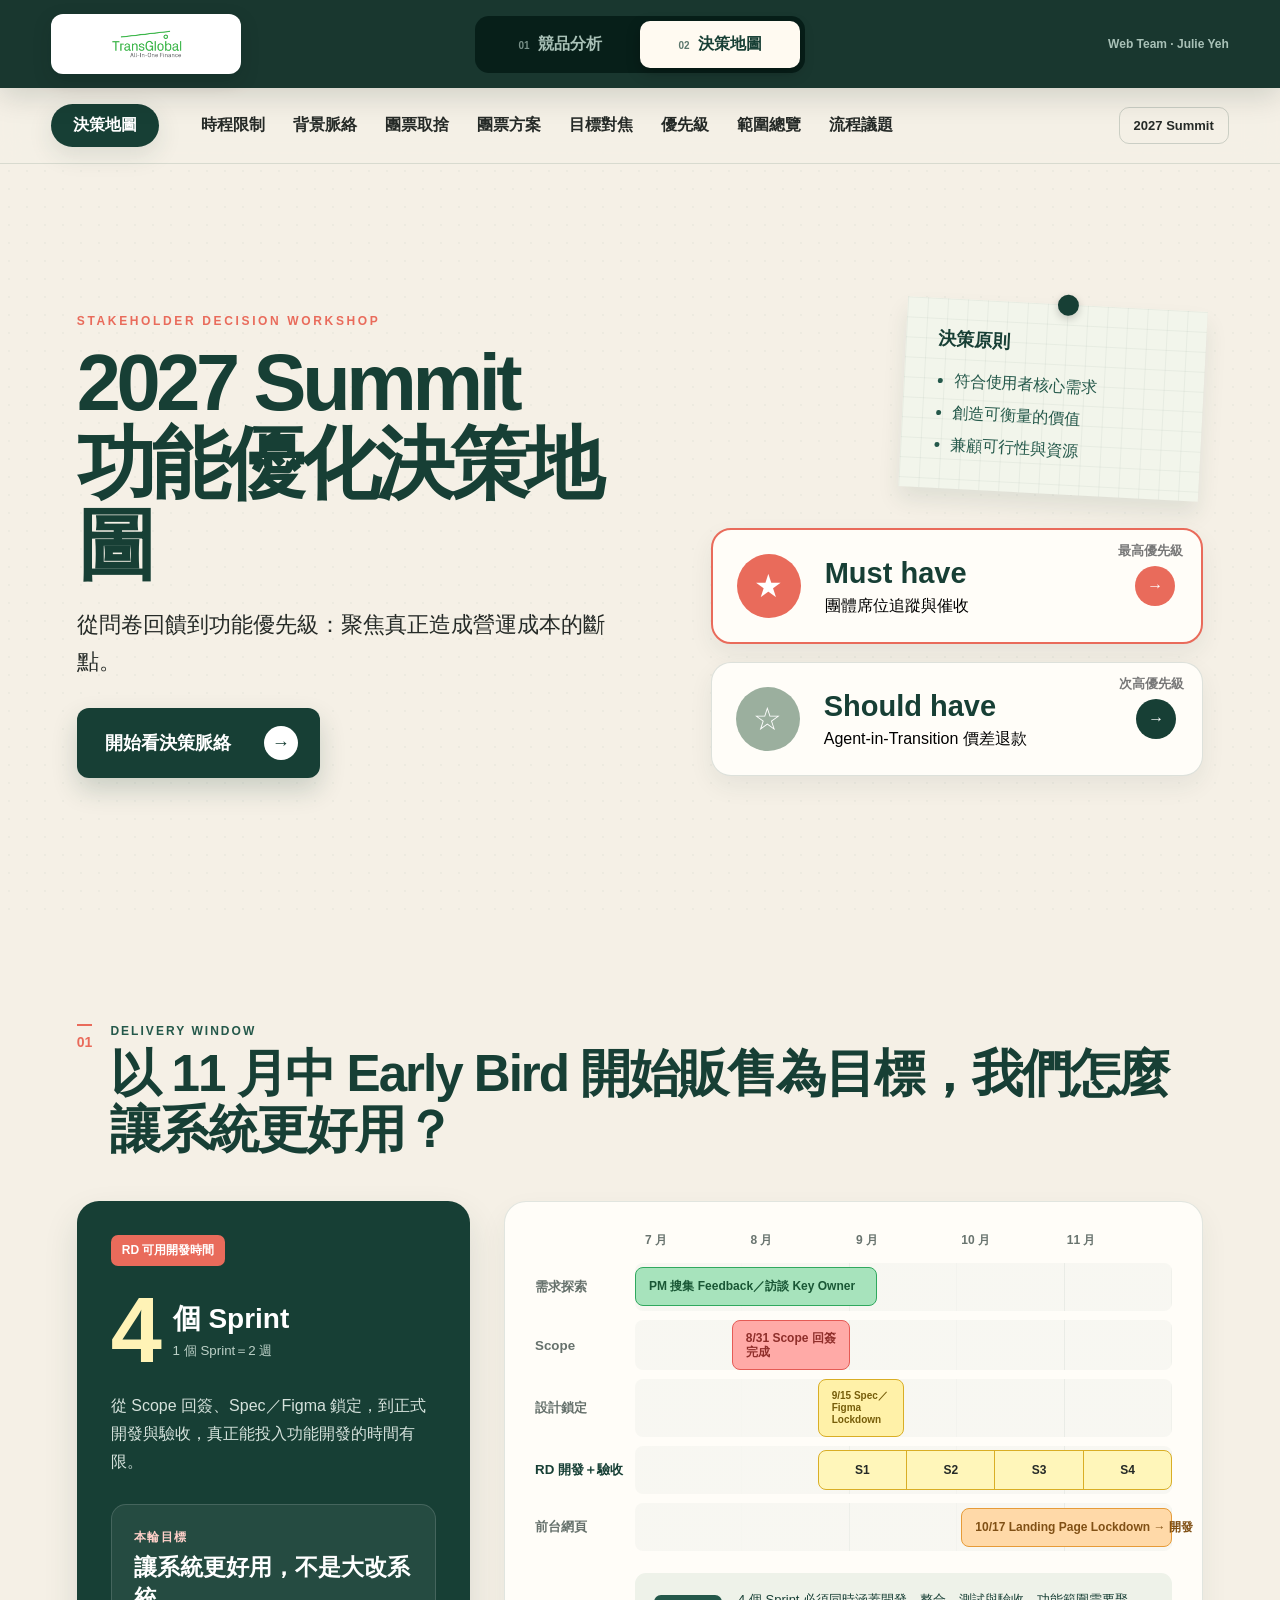
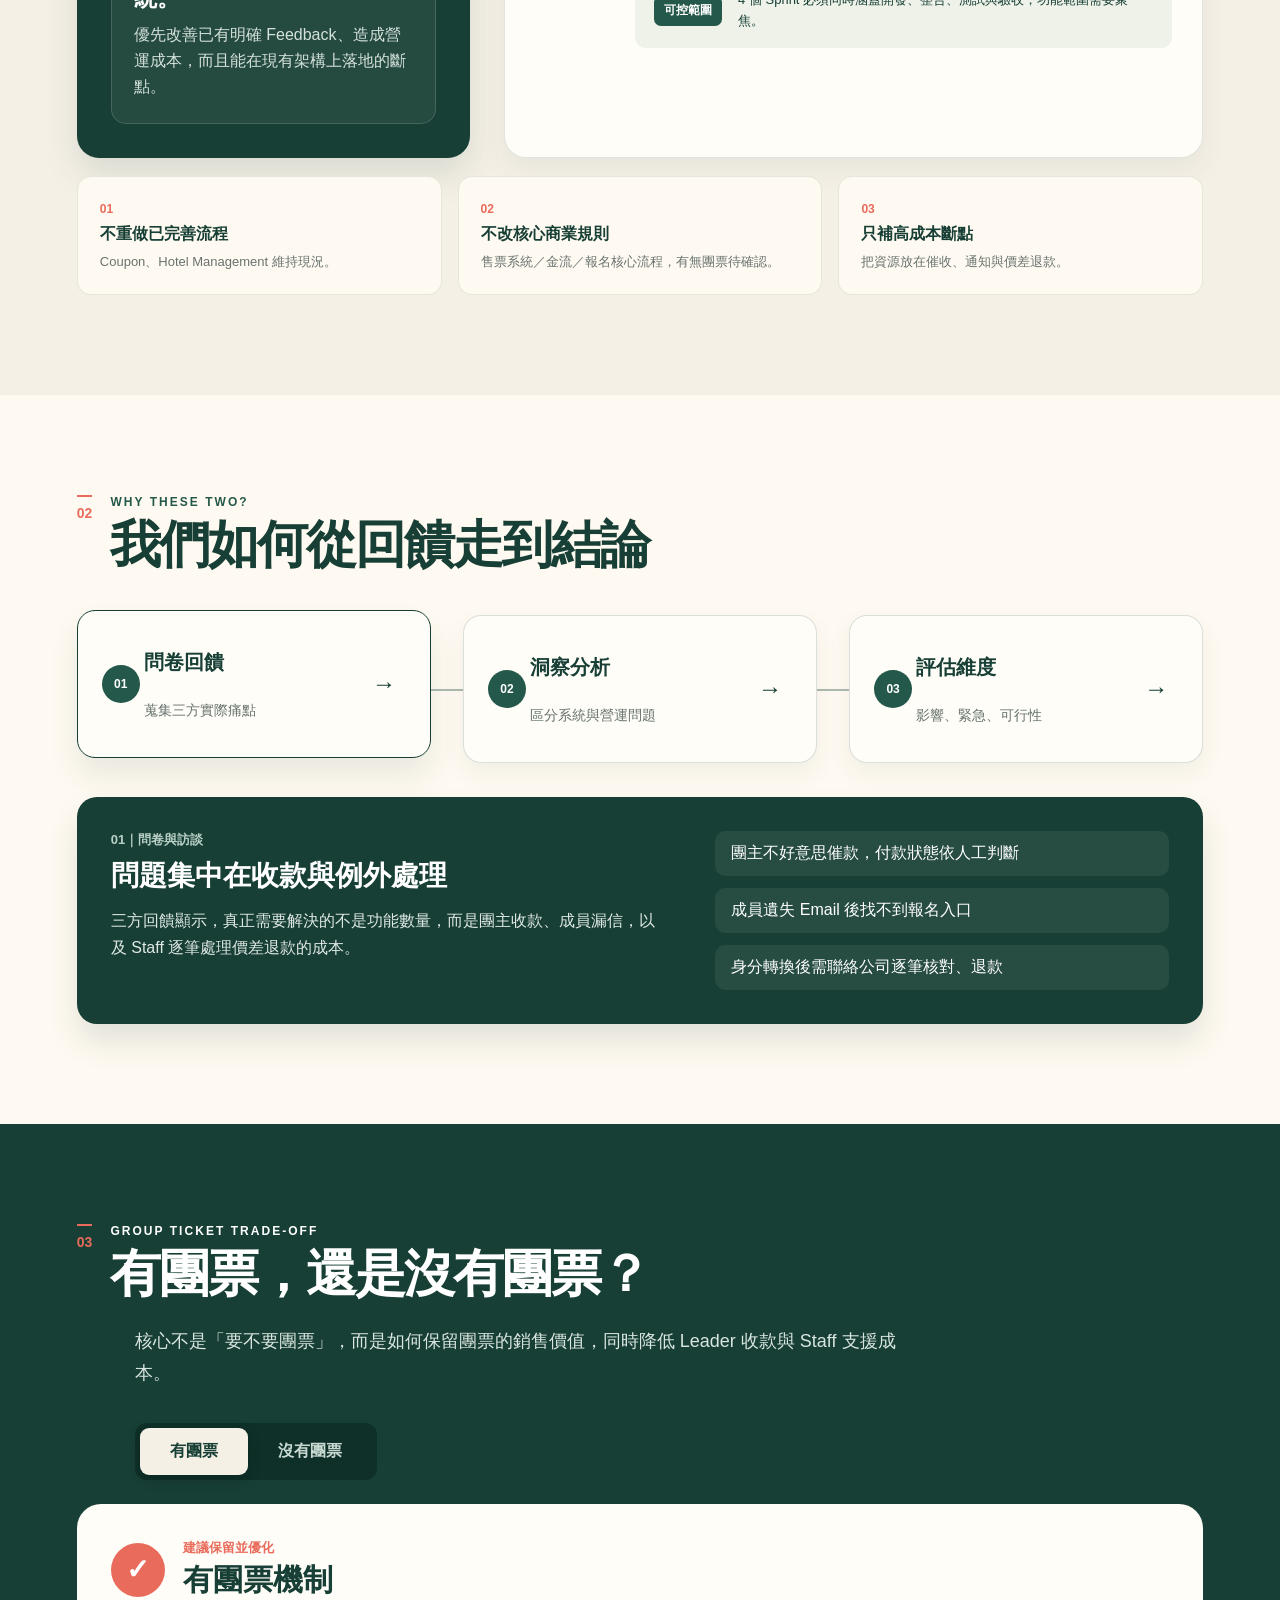
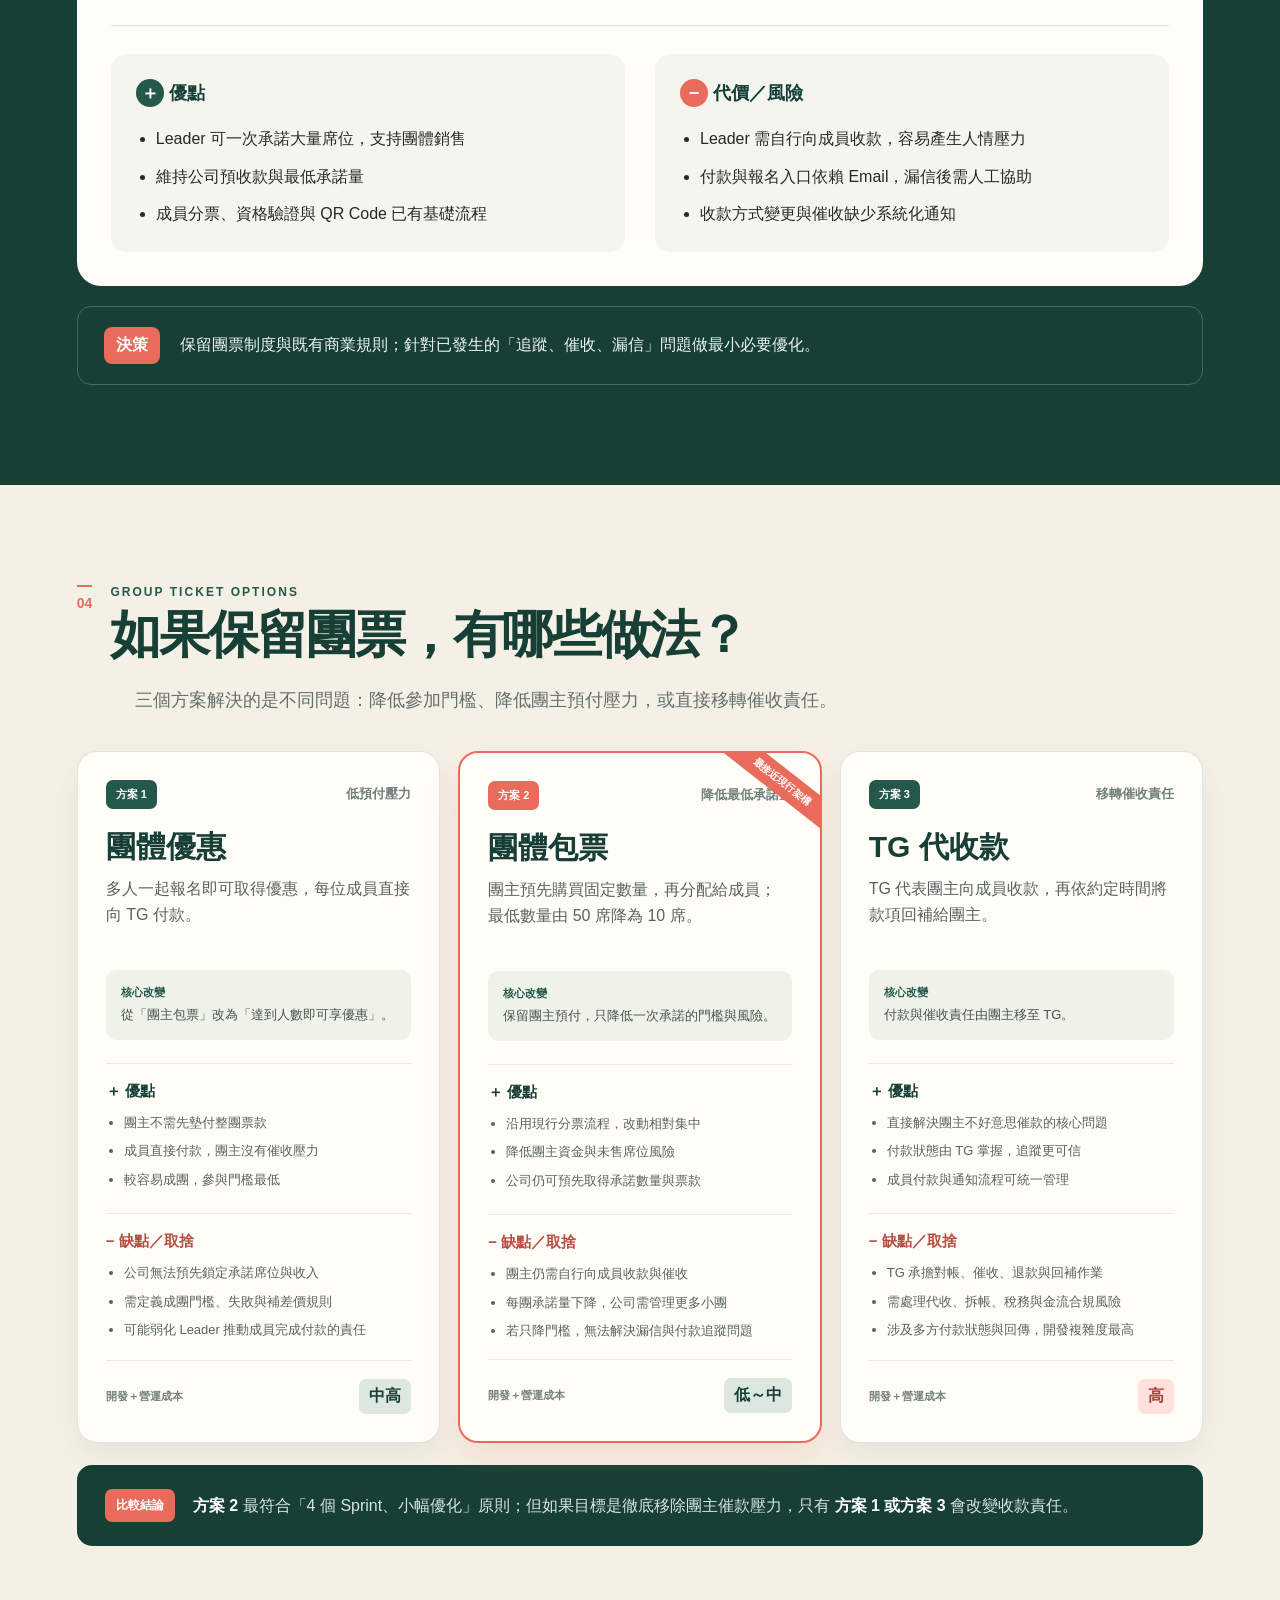
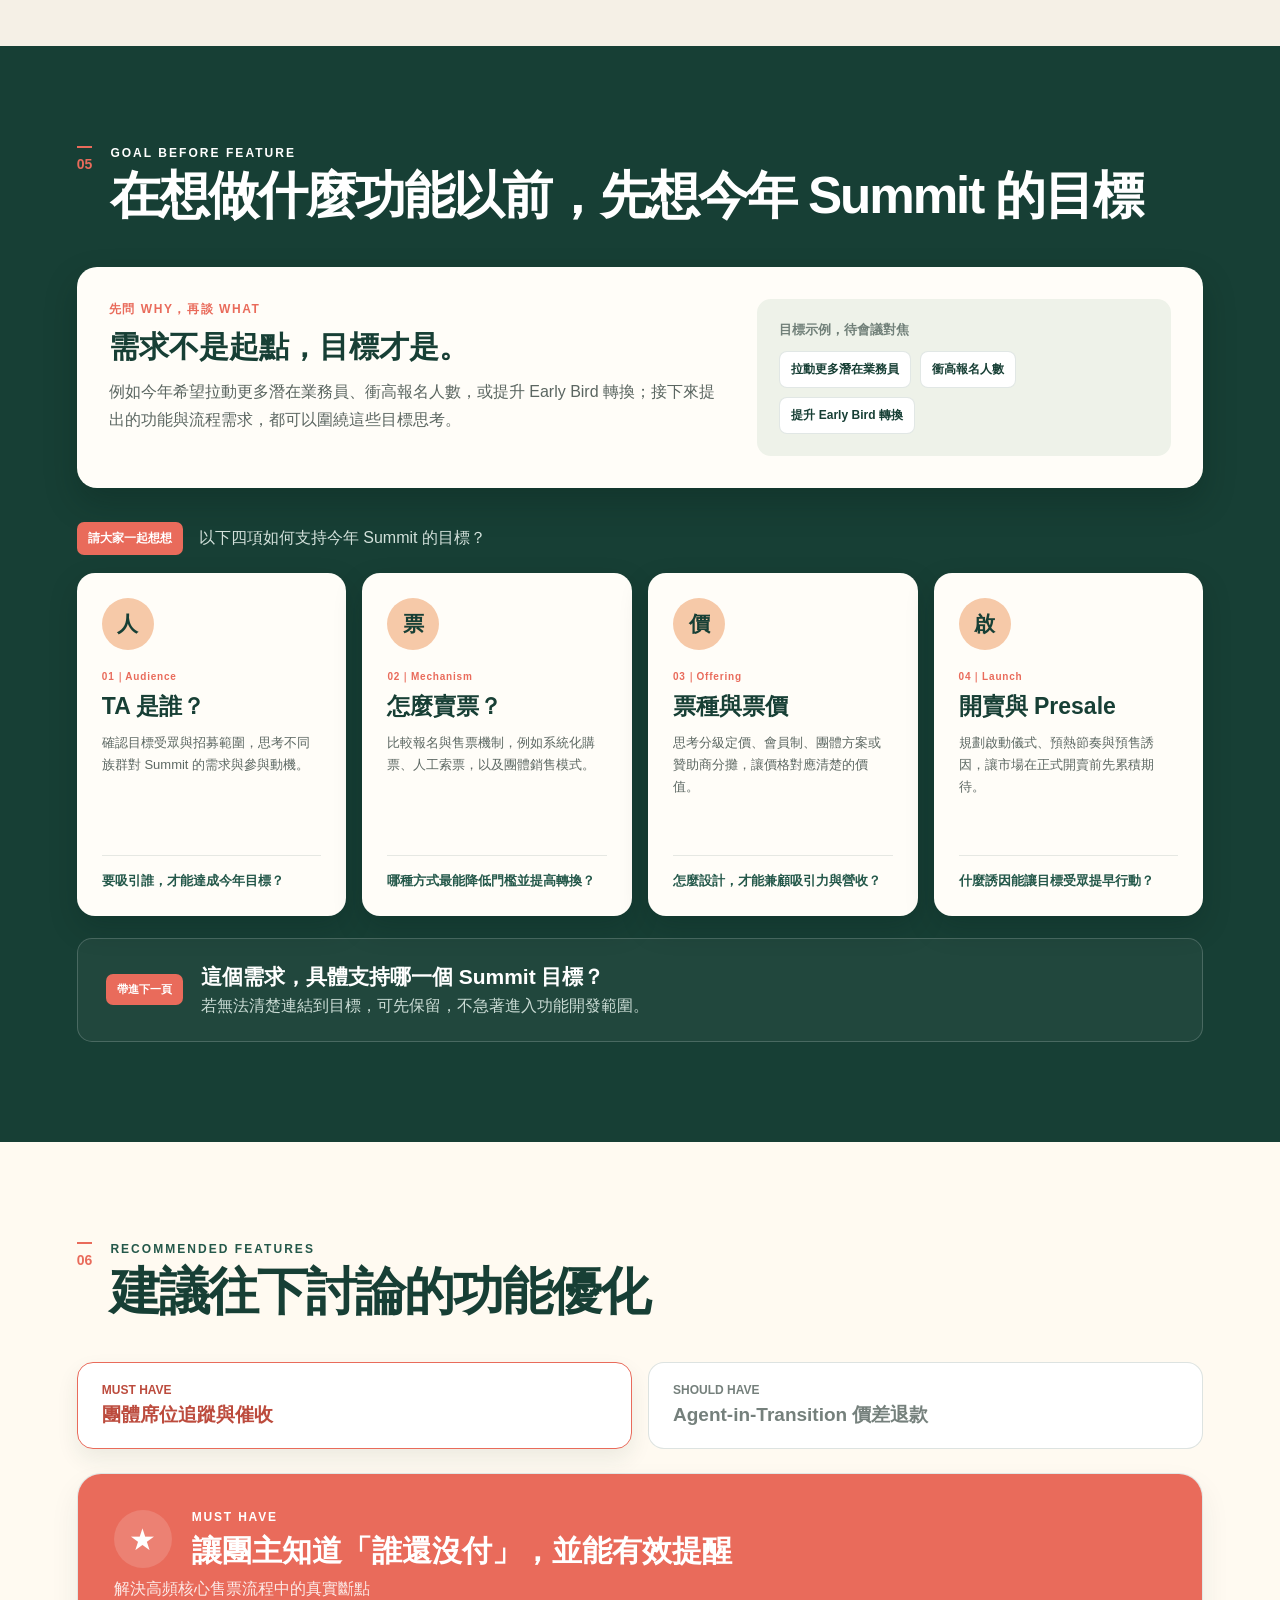
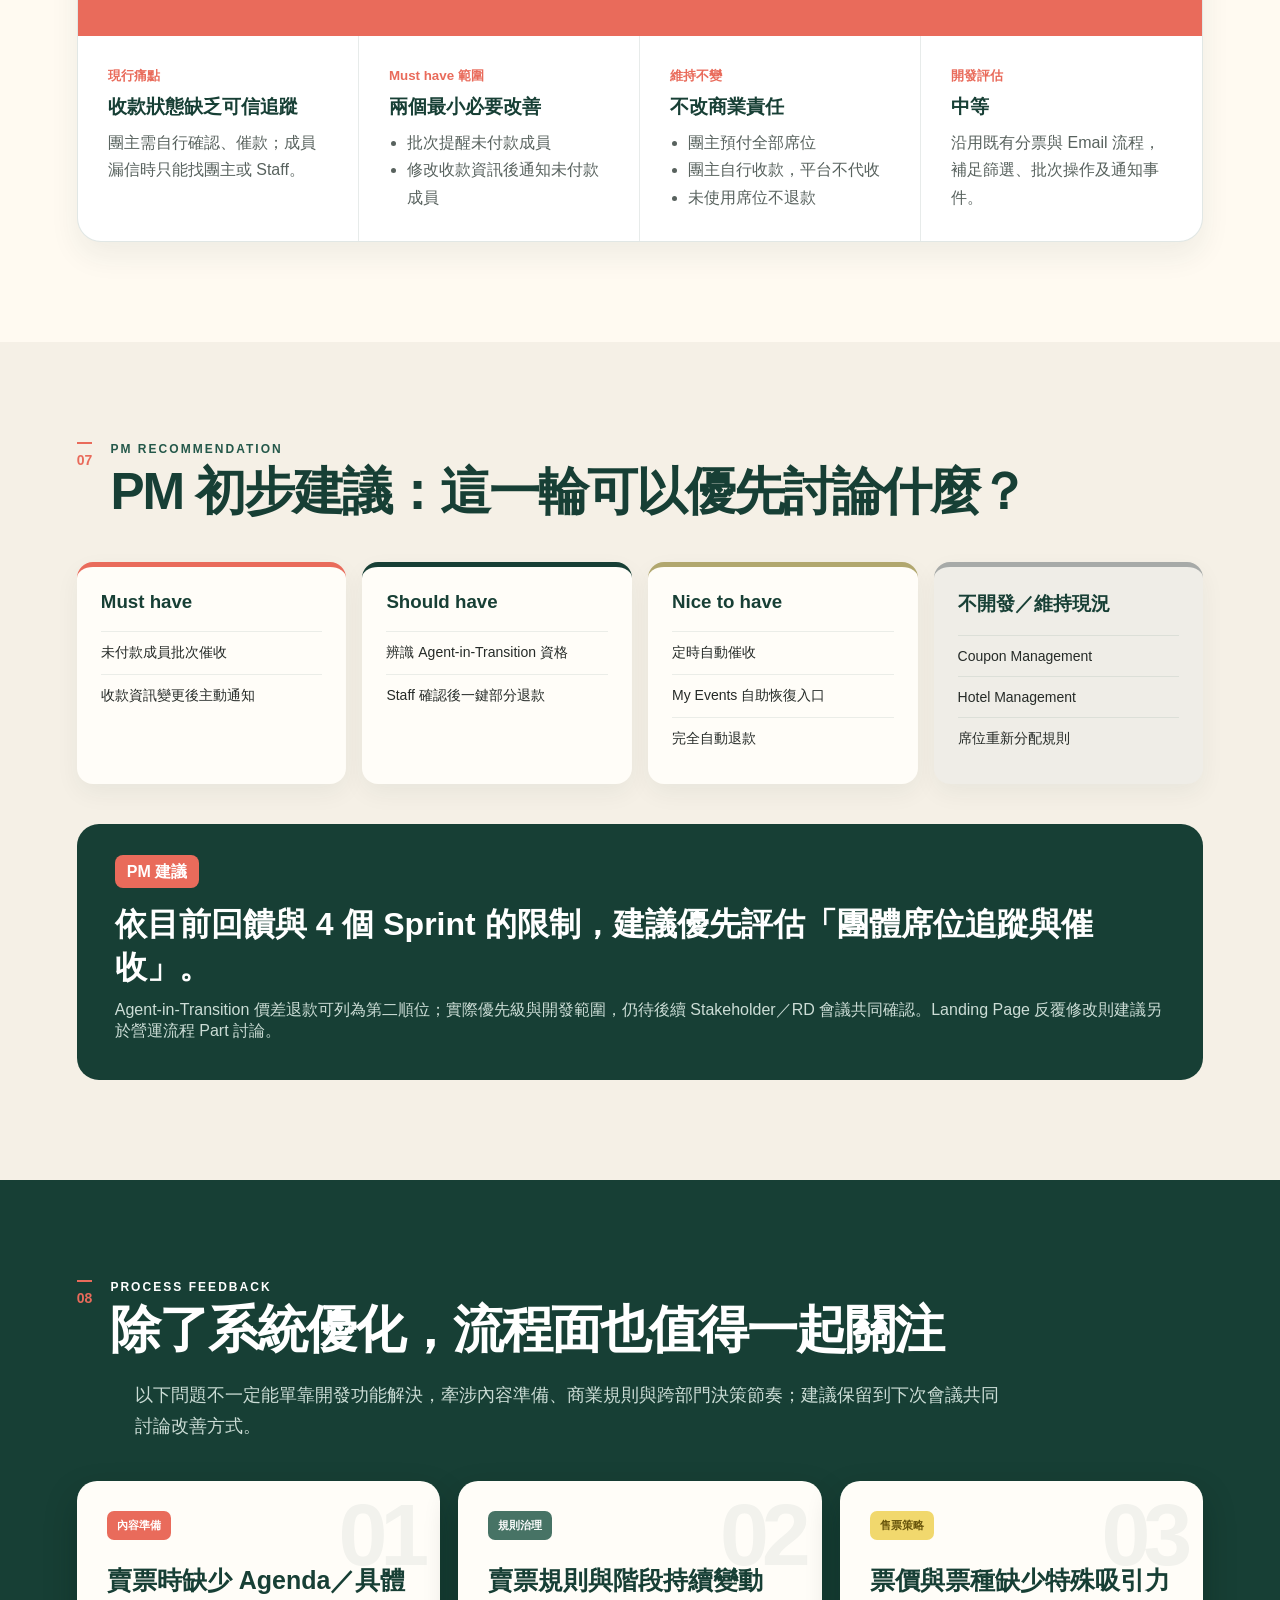
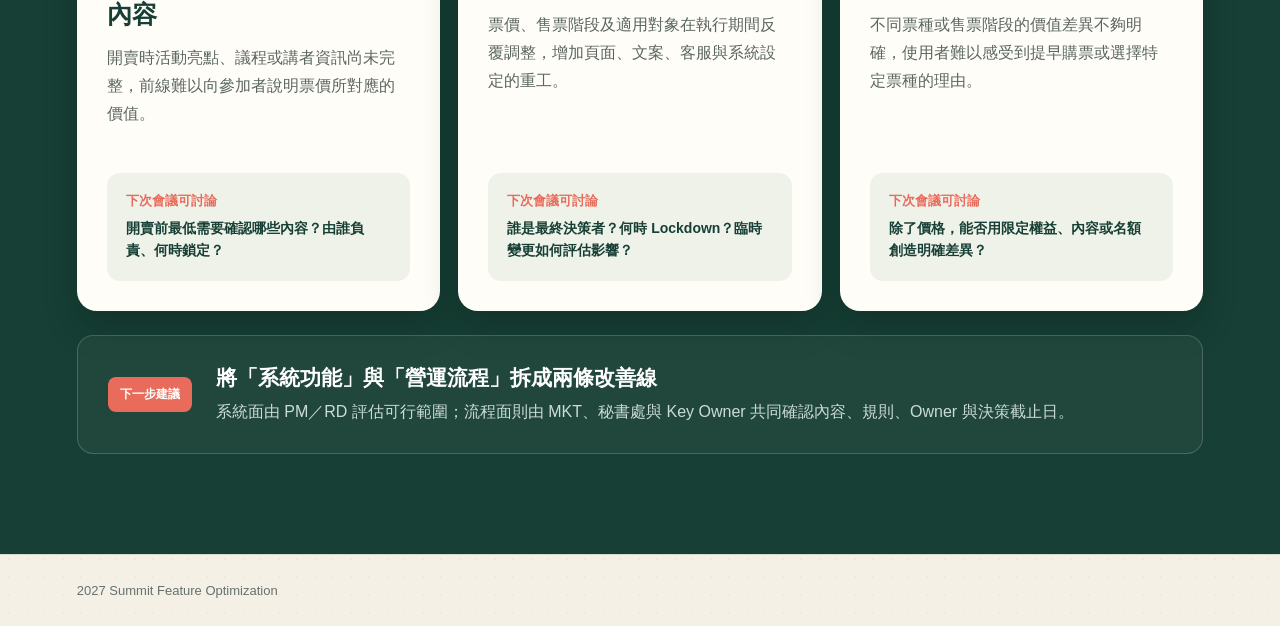
<file: summit-2027-decision-map/index.html>
<!doctype html>
<html lang="zh-Hant">
  <head>
    <meta charset="UTF-8" />
    <meta name="viewport" content="width=device-width, initial-scale=1.0" />
    <meta name="description" content="2027 Summit 功能優化決策地圖" />
    <link rel="icon" href="/summit-2027-decision-map/workshop-favicon-v2.svg" type="image/svg+xml" />
    <link rel="apple-touch-icon" href="/summit-2027-decision-map/workshop-apple-icon-v2.png" />
    <title>2027 Summit 功能優化決策地圖</title>
    <script type="module" crossorigin src="/summit-2027-decision-map/assets/index-CI3tLRUP.js"></script>
    <link rel="stylesheet" crossorigin href="/summit-2027-decision-map/assets/index-v8AoA6PN.css">
  </head>
  <body>
    <div id="root"></div>
  </body>
</html>
</file>
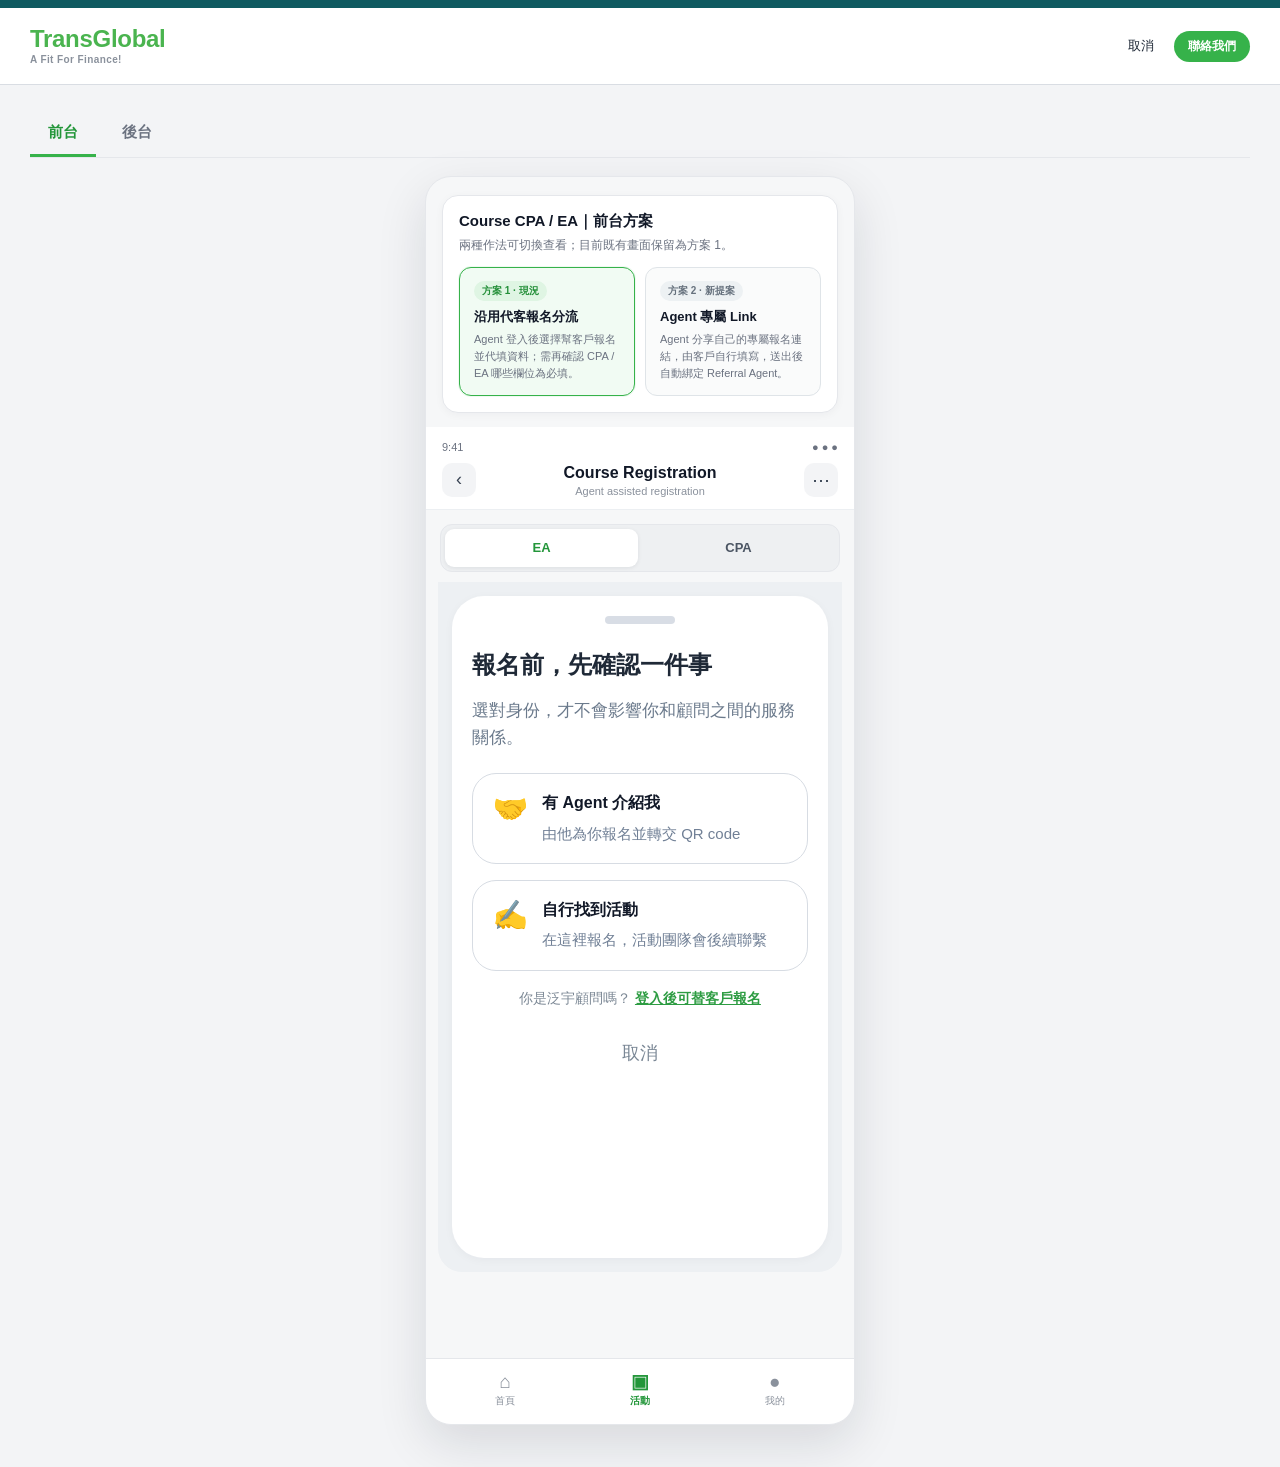
<file: agent-registration-hub-v2/course.html>
<!DOCTYPE html>
<html lang="zh-Hant">
<head>
  <meta charset="UTF-8" />
  <meta name="viewport" content="width=device-width, initial-scale=1.0" />
  <title>Workshop Registration Tabs Mockup</title>
  <style>
    :root {
      --bg: #f3f4f6;
      --surface: #ffffff;
      --line: #e5e7eb;
      --line-soft: #eef1f4;
      --text: #111827;
      --muted: #6b7280;
      --brand: #36b24a;
      --brand-dark: #23963a;
      --teal: #0f5a60;
      --danger: #ef4444;
      --input-bg: #fff;
      --success-bg: #eefaf0;
      --success-line: #35b24a;
      --shadow: 0 2px 8px rgba(17,24,39,.04);
      --radius: 8px;
    }

    * { box-sizing: border-box; }

    body {
      margin: 0;
      font-family: -apple-system, BlinkMacSystemFont, "Segoe UI", "Noto Sans TC", "PingFang TC", "Microsoft JhengHei", sans-serif;
      color: var(--text);
      background: var(--bg);
    }

    .top-line {
      height: 8px;
      background: var(--teal);
    }

    .site-header {
      background: #fff;
      border-bottom: 1px solid #d9dde3;
    }

    .site-header .inner,
    .page-wrap {
      width: min(1220px, calc(100% - 32px));
      margin: 0 auto;
    }

    .site-header .inner {
      height: 76px;
      display: flex;
      align-items: center;
      justify-content: space-between;
    }

    .logo {
      font-weight: 700;
      line-height: 1;
      color: #4ab44f;
      font-size: 24px;
      letter-spacing: -.3px;
    }

    .logo small {
      display: block;
      color: #8a919c;
      font-size: 10px;
      font-weight: 600;
      letter-spacing: .4px;
      margin-top: 4px;
    }

    .header-actions {
      display: flex;
      align-items: center;
      gap: 20px;
      font-size: 13px;
    }

    .link-btn {
      color: #1f2937;
      text-decoration: none;
    }

    .pill-btn {
      border: 0;
      padding: 7px 14px;
      background: var(--brand);
      color: #fff;
      border-radius: 999px;
      font-size: 12px;
      font-weight: 700;
      cursor: pointer;
    }

    .page-wrap {
      padding: 26px 0 42px;
    }

    .page-title {
      margin: 0 0 14px;
      font-size: 18px;
      font-weight: 700;
    }

    .course-tabs {
      display: inline-flex;
      background: #fff;
      border: 1px solid var(--line);
      border-radius: 10px;
      padding: 4px;
      gap: 4px;
      box-shadow: var(--shadow);
      margin-bottom: 18px;
    }

    .course-tab {
      border: 0;
      background: transparent;
      color: #4b5563;
      padding: 9px 20px;
      border-radius: 8px;
      font-size: 14px;
      font-weight: 700;
      cursor: pointer;
    }

    .course-tab.active {
      background: var(--brand);
      color: #fff;
    }

    .panel { display: none; }
    .panel.active { display: block; }

    .layout {
      display: grid;
      grid-template-columns: minmax(0, 760px) 264px;
      gap: 40px;
      align-items: start;
    }

    .card {
      background: var(--surface);
      border: 1px solid var(--line);
      border-radius: var(--radius);
      box-shadow: var(--shadow);
    }

    .form-card {
      padding: 28px 18px 22px;
    }

    .section-title {
      margin: 0 0 18px;
      font-size: 28px;
      font-weight: 800;
    }

    .form-title {
      margin: 0 0 20px;
      font-size: 18px;
      font-weight: 800;
    }

    .field { margin-bottom: 14px; }

    .label {
      display: block;
      font-size: 12px;
      font-weight: 700;
      margin-bottom: 8px;
      color: #374151;
    }

    .label.required::before {
      content: "* ";
      color: var(--danger);
      font-weight: 800;
    }

    .input,
    .select,
    .textarea {
      width: 100%;
      height: 40px;
      border: 1px solid #d5dbe3;
      border-radius: 4px;
      padding: 0 12px;
      background: var(--input-bg);
      font-size: 13px;
      color: #111827;
      outline: none;
    }

    .textarea {
      height: 86px;
      padding: 10px 12px;
      resize: vertical;
    }

    .select {
      appearance: none;
      background-image:
        linear-gradient(45deg, transparent 50%, #9ca3af 50%),
        linear-gradient(135deg, #9ca3af 50%, transparent 50%);
      background-position:
        calc(100% - 17px) 17px,
        calc(100% - 12px) 17px;
      background-size: 5px 5px, 5px 5px;
      background-repeat: no-repeat;
      color: #6b7280;
    }

    .inline-note {
      height: 34px;
      display: flex;
      align-items: center;
      border: 1px solid #5b9dff;
      border-radius: 4px;
      padding: 0 10px;
      font-size: 12px;
      color: #375a7f;
      background: #fbfdff;
      margin-top: -2px;
      margin-bottom: 10px;
    }

    .note-icon {
      width: 16px;
      height: 16px;
      border-radius: 50%;
      background: #3b82f6;
      color: #fff;
      display: inline-grid;
      place-items: center;
      font-size: 11px;
      font-weight: 700;
      margin-right: 8px;
      flex-shrink: 0;
    }

    .phone-group {
      display: grid;
      grid-template-columns: 108px minmax(0, 1fr);
      gap: 8px;
    }

    .chip-row,
    .radio-row,
    .checkbox-row {
      display: flex;
      flex-wrap: wrap;
      gap: 18px;
      align-items: center;
      min-height: 22px;
      padding: 2px 0;
    }

    .choice {
      display: inline-flex;
      align-items: center;
      gap: 6px;
      font-size: 12px;
      color: #4b5563;
    }

    .dot-radio,
    .dot-check {
      width: 12px;
      height: 12px;
      border: 1.5px solid #c0c7d0;
      border-radius: 50%;
      position: relative;
      flex-shrink: 0;
      background: #fff;
    }

    .dot-radio.active {
      border-color: var(--brand);
    }

    .dot-radio.active::after {
      content: "";
      position: absolute;
      inset: 2px;
      border-radius: 50%;
      background: var(--brand);
    }

    .dot-check {
      border-radius: 3px;
    }

    .dot-check.active {
      border-color: var(--brand);
      background: #f5fff7;
    }

    .dot-check.active::after {
      content: "✓";
      position: absolute;
      inset: -2px 0 0 1px;
      font-size: 10px;
      color: var(--brand);
      font-weight: 800;
    }

    .divider {
      border-top: 1px solid var(--line);
      margin: 20px 0 18px;
    }

    .qr-block {
      display: grid;
      grid-template-columns: 112px minmax(0, 1fr);
      gap: 16px;
      align-items: start;
      margin: 8px 0 14px;
    }

    .qr {
      width: 112px;
      height: 112px;
      border: 1px solid #cfd5dc;
      border-radius: 4px;
      background:
        linear-gradient(90deg, #111 10%, transparent 10% 20%, #111 20% 30%, transparent 30% 40%, #111 40% 50%, transparent 50% 60%, #111 60% 70%, transparent 70% 80%, #111 80% 90%, transparent 90%),
        linear-gradient(#111 10%, transparent 10% 20%, #111 20% 30%, transparent 30% 40%, #111 40% 50%, transparent 50% 60%, #111 60% 70%, transparent 70% 80%, #111 80% 90%, transparent 90%);
      background-size: 16px 16px;
      background-color: #fff;
      position: relative;
      overflow: hidden;
    }

    .qr::after {
      content: "QR";
      position: absolute;
      inset: auto 8px 8px auto;
      background: rgba(255,255,255,.94);
      color: #111827;
      font-weight: 800;
      font-size: 11px;
      padding: 1px 4px;
      border-radius: 3px;
    }

    .qr-copy {
      font-size: 11px;
      color: #4b5563;
      line-height: 1.65;
    }

    .qr-copy b,
    .qr-copy strong {
      color: #1f2937;
    }

    .qr-copy .green {
      color: var(--brand);
      font-weight: 700;
    }

    .upload-box {
      height: 120px;
      border: 1px dashed #d7dde5;
      border-radius: 4px;
      display: grid;
      place-items: center;
      color: #6b7280;
      font-size: 12px;
      text-align: center;
      background: #fff;
    }

    .upload-box .cloud {
      width: 28px;
      height: 28px;
      border-radius: 50%;
      display: inline-grid;
      place-items: center;
      background: #eef2f7;
      margin: 0 auto 8px;
      font-size: 15px;
    }

    .helper {
      margin-top: 6px;
      font-size: 11px;
      color: #9ca3af;
      line-height: 1.5;
    }

    .consent-box {
      border: 1px solid var(--success-line);
      background: var(--success-bg);
      border-radius: 4px;
      padding: 12px 12px 10px;
      margin: 8px 0 14px;
    }

    .consent-head {
      display: flex;
      align-items: flex-start;
      gap: 10px;
      font-size: 12px;
      color: #4b5563;
    }

    .consent-head strong {
      display: block;
      color: #111827;
      margin-bottom: 4px;
    }

    .tiny-copy {
      font-size: 11px;
      line-height: 1.65;
      color: #4b5563;
      margin-bottom: 10px;
    }

    .tiny-copy .tag {
      display: inline-block;
      color: #1f7a2e;
      background: #e6f6e9;
      border-radius: 4px;
      padding: 0 4px;
      font-size: 10px;
      font-weight: 700;
      margin-right: 4px;
    }

    .linkish {
      color: #1f7a2e;
      text-decoration: underline;
      font-weight: 700;
    }

    .extra-clients {
      display: grid;
      gap: 18px;
      margin-top: 18px;
    }

    .summary-wrap {
      align-self: start;
      position: sticky;
      top: 24px;
    }

    .form-card > .divider {
      margin-top: 24px;
    }

    .summary-card {
      padding: 0;
      overflow: hidden;
    }

    .summary-banner {
      height: 112px;
      padding: 18px 22px;
      position: relative;
      overflow: hidden;
      background: linear-gradient(145deg, #eaf5f3 0%, #dbedf1 100%);
    }

    .summary-banner.ea {
      background:
        linear-gradient(145deg, #ebf4f1 0%, #d9ebf4 100%);
    }

    .summary-banner.cpa {
      background:
        linear-gradient(145deg, #ecf4e6 0%, #e6efe1 100%);
    }

    .stripe {
      position: absolute;
      width: 180px;
      height: 18px;
      opacity: .9;
      transform: rotate(-35deg);
      background: linear-gradient(90deg, transparent, #53a6e8, #97d6ff, transparent);
    }

    .cpa .stripe {
      background: linear-gradient(90deg, transparent, #9ac54c, #cfe681, transparent);
    }

    .s1 { top: 10px; left: -36px; }
    .s2 { top: 36px; left: 28px; }
    .s3 { top: 64px; left: -16px; }

    .coin, .calc {
      position: absolute;
      border-radius: 50%;
      box-shadow: 0 3px 5px rgba(0,0,0,.08);
    }

    .coin {
      width: 26px;
      height: 26px;
      background: radial-gradient(circle at 35% 35%, #fff2a8 0%, #ffd74d 45%, #e4b824 100%);
      border: 2px solid #f1c63d;
    }

    .coin.a { right: 74px; top: 10px; }
    .coin.b { right: 28px; bottom: 22px; width: 22px; height: 22px; }
    .coin.c { left: 18px; bottom: 14px; width: 18px; height: 18px; }

    .calc {
      right: 12px;
      top: 22px;
      width: 42px;
      height: 54px;
      border-radius: 8px;
      background: linear-gradient(180deg, #66b2e8, #4e99cf);
      border: 1px solid rgba(0,0,0,.05);
    }

    .calc::before {
      content: "";
      position: absolute;
      left: 8px;
      top: 8px;
      width: 24px;
      height: 10px;
      border-radius: 3px;
      background: rgba(255,255,255,.7);
    }

    .calc::after {
      content: "";
      position: absolute;
      left: 8px;
      top: 24px;
      width: 24px;
      height: 18px;
      background-image: radial-gradient(circle, rgba(255,255,255,.9) 38%, transparent 42%);
      background-size: 8px 8px;
      background-position: 0 0;
    }

    .banner-title {
      position: relative;
      z-index: 1;
      font-weight: 900;
      font-size: 15px;
      line-height: 1.02;
      letter-spacing: -.2px;
      color: #111827;
      margin-top: 20px;
    }

    .banner-title span {
      color: #1479df;
    }

    .summary-banner.cpa .banner-title span {
      color: #2c9a20;
    }

    .summary-body {
      padding: 14px 16px 16px;
    }

    .summary-title {
      margin: 0 0 12px;
      font-size: 13px;
      font-weight: 800;
    }

    .summary-row,
    .summary-total {
      display: flex;
      justify-content: space-between;
      align-items: center;
      font-size: 12px;
      color: #374151;
      margin-bottom: 10px;
    }

    .summary-total {
      padding-top: 10px;
      margin-top: 12px;
      border-top: 1px solid var(--line);
      font-weight: 800;
    }

    .summary-total .price {
      color: var(--brand);
      font-size: 15px;
    }

    .submit-btn {
      width: 100%;
      height: 34px;
      border: 0;
      border-radius: 999px;
      background: var(--brand);
      color: #fff;
      font-size: 12px;
      font-weight: 800;
      margin: 10px 0 14px;
      cursor: pointer;
    }

    .summary-copy {
      font-size: 11px;
      line-height: 1.65;
      color: #374151;
    }

    .summary-copy strong {
      display: block;
      margin-bottom: 5px;
    }



    .module-tabs {
      display: flex;
      gap: 8px;
      margin-bottom: 18px;
      border-bottom: 1px solid var(--line);
    }

    .module-tab {
      border: 0;
      background: transparent;
      padding: 12px 18px;
      font-size: 15px;
      font-weight: 800;
      color: #6b7280;
      cursor: pointer;
      border-bottom: 3px solid transparent;
    }

    .module-tab.active {
      color: var(--brand-dark);
      border-bottom-color: var(--brand);
    }

    .module-panel { display: none; }
    .module-panel.active { display: block; }

    .course-tabs {
      display: inline-flex;
      background: #fff;
      border: 1px solid var(--line);
      border-radius: 10px;
      padding: 4px;
      gap: 4px;
      box-shadow: var(--shadow);
      margin-bottom: 18px;
    }

    .course-tab {
      border: 0;
      background: transparent;
      color: #4b5563;
      padding: 9px 20px;
      border-radius: 8px;
      font-size: 14px;
      font-weight: 700;
      cursor: pointer;
    }

    .course-tab.active {
      background: var(--brand);
      color: #fff;
    }

    .add-client-bar {
      display: flex;
      justify-content: space-between;
      align-items: center;
      gap: 12px;
      margin: -4px 0 18px;
      padding: 12px 14px;
      border: 1px solid #dcefe0;
      background: #f7fcf8;
      border-radius: 6px;
    }

    .add-client-copy {
      font-size: 12px;
      color: #4b5563;
      line-height: 1.45;
    }

    .add-client-copy strong {
      display: block;
      color: #1f2937;
      margin-bottom: 2px;
    }

    .add-client-btn {
      border: 1px solid var(--brand);
      background: #fff;
      color: var(--brand-dark);
      border-radius: 6px;
      padding: 8px 12px;
      font-size: 12px;
      font-weight: 800;
      cursor: pointer;
      white-space: nowrap;
    }

    .add-client-btn:disabled {
      cursor: not-allowed;
      opacity: .45;
    }

    .extra-clients {
      display: grid;
      gap: 14px;
      margin-bottom: 18px;
    }

    .client-card-primary {
      margin-top: 18px;
    }

    .client-card {
      border: 1px solid var(--line);
      border-radius: 6px;
      background: #fbfcfd;
      padding: 14px;
    }

    .client-card-head {
      display: flex;
      justify-content: space-between;
      align-items: center;
      margin-bottom: 12px;
    }

    .client-card-title {
      font-size: 13px;
      font-weight: 800;
      color: #1f2937;
    }

    .remove-client-btn {
      border: 0;
      background: transparent;
      color: #9ca3af;
      font-size: 12px;
      cursor: pointer;
    }



    /* Back-office registrants mock */
    .admin-shell {
      background:#fff;
      border:1px solid #e5e7eb;
      border-radius:10px;
      overflow:hidden;
      box-shadow:0 2px 8px rgba(17,24,39,.03);
    }
    .admin-top { padding:28px 28px 18px; }
    .admin-session-title { font-size:21px; font-weight:700; margin-bottom:32px; color:#17203b; }
    .admin-metrics { display:flex; gap:18px; margin-bottom:34px; }
    .metric-card { width:275px; border:1px solid #dde2e8; border-radius:10px; padding:20px; background:#fff; }
    .metric-value { font-size:20px; font-weight:700; color:#17203b; margin-bottom:10px; }
    .metric-label { font-size:14px; color:#7a8492; }
    .admin-list-head { display:flex; justify-content:space-between; gap:18px; align-items:center; margin-bottom:24px; }
    .admin-list-title { font-size:21px; font-weight:700; color:#17203b; }
    .admin-actions { display:flex; gap:14px; align-items:center; }
    .search-box { display:flex; width:390px; height:46px; border:1px solid #d9dee5; border-radius:999px; overflow:hidden; }
    .search-box input { flex:1; border:0; outline:0; padding:0 16px; font-size:15px; }
    .search-btn { width:54px; border:0; background:#35b94b; color:#fff; font-size:20px; }
    .export-btn { border:0; border-radius:999px; background:#35b94b; color:#fff; height:46px; padding:0 22px; font-weight:700; font-size:15px; }
    .status-tabs { display:flex; gap:28px; border-bottom:1px solid #e4e7eb; margin-bottom:18px; }
    .status-tab { padding:0 0 12px; font-size:14px; color:#243047; position:relative; }
    .status-tab.active { color:#35b94b; }
    .status-tab.active:after { content:""; position:absolute; left:0; right:0; bottom:-1px; height:2px; background:#35b94b; }
    .badge { display:inline-flex; min-width:20px; height:20px; padding:0 6px; border-radius:999px; align-items:center; justify-content:center; font-size:11px; background:#f0f2f5; margin-left:4px; }
    .status-tab.active .badge { background:#35b94b; color:#fff; }
    .filters { display:flex; flex-wrap:wrap; gap:10px; margin-bottom:14px; }
    .filter-pill { height:38px; border:1px solid #d9dee5; border-radius:999px; padding:0 18px; display:flex; align-items:center; gap:8px; color:#253047; font-size:14px; background:#fff; }
    .reset-link { display:inline-block; margin-top:2px; font-size:13px; text-decoration:underline; color:#253047; }
    .admin-table-wrap { overflow:auto; border-top:1px solid #e5e7eb; }
    .admin-table { width:100%; min-width:1320px; border-collapse:collapse; }
    .admin-table th, .admin-table td { border-bottom:1px solid #edf0f3; padding:18px 16px; text-align:left; vertical-align:middle; }
    .admin-table th { font-size:13px; font-weight:600; color:#74808f; background:#fff; }
    .admin-table td { font-size:13px; color:#1f2937; }
    .row-name { font-size:14px; font-weight:600; margin-bottom:5px; }
    .row-email { color:#7b8490; margin-bottom:6px; }
    .mini-tags { display:flex; gap:6px; }
    .mini-tag { background:#d9f3de; color:#246e31; border-radius:5px; padding:3px 7px; font-size:11px; font-weight:600; }
    .role-tag { display:inline-block; background:#f0f1f3; border-radius:4px; padding:5px 7px; font-size:11px; }
    .role-tag.cpa { background:#d9f3de; color:#246e31; }
    .payment-pill { width:240px; height:44px; border:1px solid #35b94b; border-radius:999px; padding:0 16px; display:flex; align-items:center; justify-content:space-between; font-size:14px; }
    .serial { color:#7b8490; margin-top:5px; }
    .agent-referral-cell { min-width:190px; }
    .referral-line { display:flex; align-items:center; gap:9px; color:#26324a; font-size:13px; }
    .referral-dot { width:10px; height:10px; border-radius:50%; background:#2f8fd8; flex:0 0 10px; }
    .agent-name { margin-top:6px; padding-left:19px; color:#8a929c; font-size:12px; }
    .icon-cell { text-align:center !important; font-size:19px !important; color:#253047 !important; }
    .ellipsis { letter-spacing:2px; font-weight:700; }
    .check-box { width:18px; height:18px; border:1px solid #d8dde4; border-radius:5px; display:inline-block; }
    .client-tab-strip {
      display: flex;
      gap: 8px;
      flex-wrap: wrap;
      margin: 14px 0 16px;
      padding-bottom: 10px;
      border-bottom: 1px solid var(--line);
    }

    .client-tab-btn {
      border: 1px solid #d7dde5;
      background: #fff;
      color: #4b5563;
      border-radius: 999px;
      padding: 7px 14px;
      font-size: 12px;
      font-weight: 700;
      cursor: pointer;
      transition: .16s ease;
    }

    .client-tab-btn:hover {
      border-color: #9fd8aa;
      background: #f7fff8;
    }

    .client-tab-btn.active {
      border-color: var(--brand);
      background: var(--success-bg);
      color: var(--brand-dark);
      box-shadow: inset 0 0 0 1px rgba(54,178,74,.08);
    }

    .client-card {
      display: none;
      margin-top: 0;
    }

    .client-card.active-client {
      display: block;
    }

    .extra-clients {
      margin-top: 0;
    }


    .review-drawer-overlay {
      position: fixed;
      inset: 0;
      background: rgba(17, 24, 39, .16);
      z-index: 1000;
      display: none;
      justify-content: flex-end;
    }

    .review-drawer-overlay.open { display: flex; }

    .review-drawer {
      width: min(430px, 92vw);
      height: 100%;
      background: #fff;
      box-shadow: -8px 0 30px rgba(17, 24, 39, .10);
      overflow-y: auto;
      animation: drawerIn .2s ease-out;
    }

    @keyframes drawerIn {
      from { transform: translateX(18px); opacity: .6; }
      to { transform: translateX(0); opacity: 1; }
    }

    .review-drawer-head {
      height: 92px;
      padding: 0 28px;
      display: flex;
      align-items: center;
      justify-content: space-between;
      border-bottom: 1px solid #e5e7eb;
    }

    .review-drawer-title {
      font-size: 24px;
      font-weight: 800;
      color: #1f2937;
    }

    .review-close {
      border: 0;
      background: transparent;
      color: #7b8794;
      font-size: 30px;
      line-height: 1;
      cursor: pointer;
      padding: 4px;
    }

    .review-drawer-body { padding: 28px; }

    .review-item { margin-bottom: 28px; }

    .review-label {
      font-size: 16px;
      color: #7b8794;
      margin-bottom: 10px;
    }

    .review-value {
      font-size: 19px;
      color: #1f2937;
      line-height: 1.4;
      word-break: break-word;
    }

    .review-separator {
      border-top: 1px solid #e5e7eb;
      margin: 6px 0 26px;
    }

    .admin-table tbody tr { cursor: pointer; }
    .admin-table tbody tr:hover { background: #fbfdfb; }

    @media (max-width: 980px) {
      .admin-list-head { align-items:flex-start; flex-direction:column; }
      .admin-actions { width:100%; flex-wrap:wrap; }
      .search-box { width:min(100%, 420px); }
      .admin-metrics { flex-wrap:wrap; }
    }

    .empty-admin {
      min-height: 420px;
      border: 1px dashed #d8dde5;
      border-radius: 10px;
      background: #fff;
      display: grid;
      place-items: center;
      color: #9ca3af;
      font-size: 14px;
    }

    .client-tab-strip {
      display: flex;
      gap: 8px;
      flex-wrap: wrap;
      margin: 14px 0 16px;
      padding-bottom: 10px;
      border-bottom: 1px solid var(--line);
    }

    .client-tab-btn {
      border: 1px solid #d7dde5;
      background: #fff;
      color: #4b5563;
      border-radius: 999px;
      padding: 7px 14px;
      font-size: 12px;
      font-weight: 700;
      cursor: pointer;
      transition: .16s ease;
    }

    .client-tab-btn:hover {
      border-color: #9fd8aa;
      background: #f7fff8;
    }

    .client-tab-btn.active {
      border-color: var(--brand);
      background: var(--success-bg);
      color: var(--brand-dark);
      box-shadow: inset 0 0 0 1px rgba(54,178,74,.08);
    }

    .client-card {
      display: none;
      margin-top: 0;
    }

    .client-card.active-client {
      display: block;
    }

    .extra-clients {
      margin-top: 0;
    }

    @media (max-width: 980px) {
      .layout {
        grid-template-columns: 1fr;
        gap: 18px;
      }

      .summary-wrap { order: -1; }
    }

    @media (max-width: 720px) {
      .site-header .inner,
      .page-wrap {
        width: calc(100% - 20px);
      }

      .site-header .inner {
        height: 64px;
      }

      .logo { font-size: 18px; }
      .header-actions { gap: 12px; font-size: 12px; }
      .form-card { padding: 18px 14px; }
      .phone-group,
      .qr-block { grid-template-columns: 1fr; }
      .course-tabs { display: flex; width: 100%; }
      .course-tab { flex: 1; }
    }


    /* Front-office PWA mobile prototype */
    #frontend {
      width: 100%;
      max-width: 430px;
      margin: 0 auto;
      background: #f6f7f8;
      border: 1px solid #e5e7eb;
      border-radius: 26px;
      overflow: hidden;
      box-shadow: 0 18px 50px rgba(17,24,39,.12);
      min-height: 820px;
    }

    #frontend .pwa-header {
      position: sticky;
      top: 0;
      z-index: 20;
      background: rgba(255,255,255,.96);
      backdrop-filter: blur(14px);
      border-bottom: 1px solid #eceff2;
      padding: 14px 16px 12px;
    }

    #frontend .pwa-status {
      display: flex;
      align-items: center;
      justify-content: space-between;
      color: #6b7280;
      font-size: 11px;
      margin-bottom: 10px;
    }

    #frontend .pwa-topline {
      display: grid;
      grid-template-columns: 34px 1fr 34px;
      align-items: center;
      gap: 8px;
    }

    #frontend .pwa-icon-btn {
      width: 34px;
      height: 34px;
      border: 0;
      border-radius: 10px;
      background: #f3f4f6;
      color: #374151;
      font-size: 18px;
      display: grid;
      place-items: center;
    }

    #frontend .pwa-heading {
      text-align: center;
    }

    #frontend .pwa-heading strong {
      display: block;
      color: #111827;
      font-size: 16px;
      line-height: 1.2;
    }

    #frontend .pwa-heading span {
      display: block;
      color: #8a919c;
      font-size: 11px;
      margin-top: 3px;
    }

    #frontend .course-tabs {
      display: flex;
      width: calc(100% - 28px);
      margin: 14px 14px 10px;
      padding: 4px;
      border-radius: 12px;
      box-shadow: none;
      border-color: #e5e7eb;
      background: #eef0f2;
    }

    #frontend .course-tab {
      flex: 1;
      min-height: 38px;
      border-radius: 9px;
      padding: 8px 12px;
      font-size: 13px;
    }

    #frontend .course-tab.active {
      background: #fff;
      color: var(--brand-dark);
      box-shadow: 0 1px 4px rgba(17,24,39,.08);
    }

    #frontend .panel {
      padding: 0 12px 86px;
    }

    #frontend .layout {
      display: block;
    }

    #frontend .form-card,
    #frontend .summary-card {
      width: 100%;
      border-radius: 16px;
      border-color: #e6e9ed;
      box-shadow: none;
    }

    #frontend .form-card {
      padding: 18px 14px 16px;
    }

    #frontend .form-title {
      font-size: 17px;
      margin-bottom: 14px;
    }

    #frontend .add-client-bar {
      display: block;
      padding: 12px;
      margin: 0 0 12px;
      border-radius: 12px;
    }

    #frontend .add-client-copy {
      margin-bottom: 10px;
      font-size: 12px;
    }

    #frontend .add-client-btn {
      width: 100%;
      min-height: 40px;
      border-radius: 10px;
      font-size: 13px;
      background: #fff;
    }

    #frontend .client-tab-strip {
      display: flex;
      gap: 8px;
      overflow-x: auto;
      padding: 2px 0 10px;
      scrollbar-width: none;
      -webkit-overflow-scrolling: touch;
    }

    #frontend .client-tab-strip::-webkit-scrollbar { display: none; }

    #frontend .client-tab-btn {
      flex: 0 0 auto;
      min-width: 76px;
      min-height: 34px;
      border: 1px solid #dfe3e8;
      border-radius: 999px;
      background: #fff;
      color: #667085;
      font-size: 12px;
      font-weight: 700;
      padding: 7px 12px;
    }

    #frontend .client-tab-btn.active {
      color: #fff;
      background: var(--brand);
      border-color: var(--brand);
    }

    #frontend .client-card {
      border: 0;
      background: transparent;
      padding: 2px 0 0;
    }

    #frontend .client-card-head {
      margin: 4px 0 12px;
    }

    #frontend .client-card-title {
      font-size: 14px;
    }

    #frontend .field { margin-bottom: 16px; }

    #frontend .label {
      font-size: 12px;
      margin-bottom: 7px;
    }

    #frontend .input,
    #frontend .select,
    #frontend .textarea {
      min-height: 46px;
      height: 46px;
      border-radius: 10px;
      font-size: 14px;
      padding-left: 12px;
      padding-right: 12px;
      background-color: #fff;
    }

    #frontend .textarea {
      height: 92px;
      padding-top: 12px;
    }

    #frontend .select {
      background-position:
        calc(100% - 18px) 20px,
        calc(100% - 13px) 20px;
    }

    #frontend .phone-group {
      grid-template-columns: 112px minmax(0, 1fr);
      gap: 8px;
    }

    #frontend .radio-row {
      gap: 10px 14px;
      min-height: 34px;
    }

    #frontend .choice {
      min-height: 32px;
      font-size: 13px;
    }

    #frontend .inline-note {
      min-height: 40px;
      height: auto;
      border-radius: 10px;
      line-height: 1.45;
      margin: -4px 0 14px;
    }

    #frontend .qr-block {
      grid-template-columns: 92px minmax(0, 1fr);
      gap: 12px;
      padding: 12px;
      border-radius: 12px;
      background: #f9fafb;
      margin: 4px 0 16px;
    }

    #frontend .qr {
      width: 92px;
      height: 92px;
    }

    #frontend .upload-box {
      height: 110px;
      border-radius: 12px;
      background: #fafbfc;
    }

    #frontend .divider { margin: 18px 0; }

    #frontend .consent-box {
      border-radius: 12px;
      padding: 12px;
    }

    #frontend .summary-wrap {
      margin-top: 12px;
    }

    #frontend .summary-card {
      overflow: hidden;
    }

    #frontend .summary-banner {
      height: 92px;
      padding: 12px 16px;
    }

    #frontend .banner-title {
      font-size: 14px;
      margin-top: 18px;
    }

    #frontend .summary-body {
      padding: 14px;
    }

    #frontend .submit-btn {
      height: 46px;
      border-radius: 12px;
      font-size: 14px;
      margin: 12px 0 14px;
    }

    #frontend .pwa-bottom-nav {
      position: sticky;
      bottom: 0;
      z-index: 25;
      height: 66px;
      border-top: 1px solid #e5e7eb;
      background: rgba(255,255,255,.98);
      backdrop-filter: blur(14px);
      display: grid;
      grid-template-columns: repeat(3, 1fr);
      align-items: center;
      padding: 6px 12px 8px;
    }

    #frontend .pwa-nav-item {
      border: 0;
      background: transparent;
      color: #8a919c;
      font-size: 10px;
      display: grid;
      gap: 3px;
      justify-items: center;
    }

    #frontend .pwa-nav-item .nav-icon {
      font-size: 19px;
      line-height: 1;
    }

    #frontend .pwa-nav-item.active {
      color: var(--brand-dark);
      font-weight: 800;
    }


    #frontend .course-flow .form-flow {
      display: none;
    }

    #frontend .course-flow[data-flow-step="3"] .form-flow {
      display: grid;
    }

    #frontend .course-flow[data-flow-step="3"] .prestep-shell {
      display: none;
    }

    #frontend .prestep-shell {
      padding: 14px 14px 0;
      background: #edf0f3;
      border-radius: 0 0 24px 24px;
      min-height: calc(100vh - 210px);
    }

    #frontend .prestep-screen {
      display: none;
    }

    #frontend .course-flow[data-flow-step="1"] .prestep-screen[data-screen="1"],
    #frontend .course-flow[data-flow-step="2"] .prestep-screen[data-screen="2"],
    #frontend .course-flow[data-flow-step="4"] .prestep-screen[data-screen="4"] {
      display: block;
    }

    #frontend .prestep-sheet {
      background: #fff;
      border-radius: 32px;
      min-height: calc(100vh - 238px);
      padding: 18px 20px 28px;
      box-shadow: 0 2px 10px rgba(17,24,39,.04);
    }

    #frontend .prestep-handle {
      width: 70px;
      height: 8px;
      border-radius: 999px;
      background: #d8dde5;
      margin: 2px auto 26px;
    }

    #frontend .prestep-title {
      margin: 0 0 16px;
      font-size: 24px;
      line-height: 1.28;
      font-weight: 900;
      color: #1f2937;
    }

    #frontend .prestep-subtitle {
      margin: 0 0 22px;
      font-size: 17px;
      line-height: 1.6;
      color: #6b7a8c;
    }

    #frontend .prestep-choice {
      width: 100%;
      border: 1px solid #d7dce3;
      background: #fff;
      border-radius: 24px;
      padding: 18px 18px 18px 20px;
      display: flex;
      align-items: flex-start;
      gap: 14px;
      margin-bottom: 16px;
      text-align: left;
      cursor: pointer;
    }

    #frontend .prestep-choice-icon {
      flex-shrink: 0;
      font-size: 28px;
      line-height: 1;
      margin-top: 2px;
    }

    #frontend .prestep-choice-title {
      display: block;
      font-size: 16px;
      line-height: 1.35;
      font-weight: 900;
      color: #111827;
      margin-bottom: 8px;
    }

    #frontend .prestep-choice-copy {
      display: block;
      font-size: 15px;
      line-height: 1.55;
      color: #718096;
    }

    #frontend .prestep-helper {
      text-align: center;
      font-size: 14px;
      line-height: 1.6;
      color: #7b8794;
      margin: 12px 0 18px;
    }

    #frontend .prestep-link {
      color: #2d9c42;
      font-weight: 800;
      text-decoration: underline;
    }

    #frontend .prestep-footer-btn {
      width: 100%;
      position: relative;
      z-index: 5;
      pointer-events: auto;
      border: 0;
      background: transparent;
      color: #7a8795;
      font-size: 18px;
      padding: 14px 0 0;
      cursor: pointer;
    }

    #frontend .agent-referral-sheet {
      padding: 28px 20px 34px;
    }

    #frontend .agent-referral-avatar {
      width: 64px;
      height: 64px;
      border-radius: 50%;
      display: grid;
      place-items: center;
      font-size: 30px;
      background: #eef6ff;
      border: 1.5px solid #a9cfff;
      margin-bottom: 28px;
    }

    #frontend .agent-referral-title {
      margin: 0 0 14px;
      font-size: 25px;
      line-height: 1.3;
      font-weight: 900;
      color: #1f2937;
    }

    #frontend .agent-referral-copy {
      margin: 0 0 20px;
      font-size: 16px;
      line-height: 1.65;
      color: #718096;
    }

    #frontend .agent-referral-info {
      display: flex;
      align-items: flex-start;
      gap: 12px;
      padding: 16px;
      margin-bottom: 22px;
      border: 1.5px solid #a9cfff;
      border-radius: 14px;
      background: #eef6ff;
      color: #243447;
      font-size: 14px;
      line-height: 1.65;
    }

    #frontend .agent-referral-info-icon {
      flex: 0 0 30px;
      width: 30px;
      height: 30px;
      border-radius: 50%;
      display: grid;
      place-items: center;
      background: #2f6fe4;
      color: white;
      font-weight: 900;
      font-size: 16px;
      margin-top: 1px;
    }

    #frontend .agent-referral-action {
      width: 100%;
      min-height: 54px;
      border: 1px solid #d7dce3;
      background: #fff;
      border-radius: 999px;
      color: #1f2937;
      font-size: 16px;
      font-weight: 600;
      cursor: pointer;
      margin-bottom: 12px;
    }

    #frontend .agent-referral-reset {
      display: block;
      margin: 12px auto 0;
      border: 0;
      background: transparent;
      color: #7b8794;
      text-decoration: underline;
      font-size: 14px;
      cursor: pointer;
    }

    #frontend .flow-mode-chip {
      display: inline-flex;
      align-items: center;
      gap: 8px;
      margin: 0 0 14px;
      padding: 8px 12px;
      border-radius: 999px;
      background: #f2f8f2;
      color: #2e6b39;
      font-size: 12px;
      font-weight: 800;
    }

    #frontend .flow-mode-chip button {
      border: 0;
      background: transparent;
      color: #2d9c42;
      font-size: 12px;
      font-weight: 800;
      padding: 0;
      cursor: pointer;
    }


    /* Fix PWA course form layout after flow-step display rules */
    #frontend .course-flow[data-flow-step="3"] .form-flow {
      display: block;
      width: 100%;
    }

    #frontend .course-flow[data-flow-step="3"] .form-flow > .form-card,
    #frontend .course-flow[data-flow-step="3"] .form-flow > .summary-wrap {
      width: 100%;
      max-width: 100%;
      min-width: 0;
    }

    #frontend .course-flow[data-flow-step="3"] .summary-wrap {
      margin-top: 16px;
    }

    #frontend .course-flow[data-flow-step="3"] .summary-card {
      width: 100%;
      max-width: 100%;
    }

    #frontend .course-flow[data-flow-step="3"] .form-card {
      overflow: hidden;
    }

    #frontend .course-flow[data-flow-step="3"] .flow-mode-chip {
      display: flex;
      flex-wrap: wrap;
      width: 100%;
      border-radius: 12px;
      line-height: 1.4;
    }

    #frontend .course-flow[data-flow-step="3"] .add-client-bar,
    #frontend .course-flow[data-flow-step="3"] .client-tab-strip,
    #frontend .course-flow[data-flow-step="3"] .client-card,
    #frontend .course-flow[data-flow-step="3"] .field,
    #frontend .course-flow[data-flow-step="3"] .inline-note,
    #frontend .course-flow[data-flow-step="3"] .qr-block,
    #frontend .course-flow[data-flow-step="3"] .consent-box {
      max-width: 100%;
      min-width: 0;
    }

    #frontend .course-flow[data-flow-step="3"] .input,
    #frontend .course-flow[data-flow-step="3"] .select,
    #frontend .course-flow[data-flow-step="3"] .textarea {
      width: 100%;
      min-width: 0;
    }

    #frontend .course-flow[data-flow-step="3"] .phone-group {
      grid-template-columns: 110px minmax(0, 1fr);
    }

    @media (max-width: 420px) {
      #frontend .course-flow[data-flow-step="3"] .phone-group,
      #frontend .course-flow[data-flow-step="3"] .qr-block {
        grid-template-columns: 1fr;
      }
    }

    @media (max-width: 520px) {
      body { background: #f6f7f8; }
      .page-wrap { width: 100%; padding: 0 0 24px; }
      .module-tabs { padding: 0 12px; margin-bottom: 10px; background: #fff; }
      #frontend {
        max-width: none;
        border: 0;
        border-radius: 0;
        box-shadow: none;
        min-height: 100vh;
      }
      #frontend .pwa-header { top: 0; }
      .site-header { display: none; }
      .top-line { display: none; }
    }

    /* Course front-end solution switch */
    .course-solution-switch {
      width: min(1220px, calc(100% - 32px));
      margin: 18px auto 14px;
      background: #fff;
      border: 1px solid var(--line);
      border-radius: 16px;
      padding: 16px;
      box-shadow: var(--shadow);
    }
    .course-solution-head {
      display: flex;
      align-items: flex-start;
      justify-content: space-between;
      gap: 14px;
      margin-bottom: 12px;
    }
    .course-solution-head strong {
      display: block;
      font-size: 15px;
      margin-bottom: 4px;
    }
    .course-solution-head span {
      color: var(--muted);
      font-size: 12px;
      line-height: 1.55;
    }
    .course-solution-tabs {
      display: grid;
      grid-template-columns: repeat(2, minmax(0, 1fr));
      gap: 10px;
    }
    .course-solution-tab {
      appearance: none;
      border: 1px solid #dfe4e8;
      border-radius: 12px;
      background: #fafbfb;
      padding: 13px 14px;
      text-align: left;
      cursor: pointer;
      color: var(--text);
      transition: .16s ease;
    }
    .course-solution-tab:hover { border-color: #b9d8bf; background: #f7fbf8; }
    .course-solution-tab.active {
      border-color: var(--brand);
      background: #f1fbf3;
      box-shadow: 0 0 0 1px rgba(54,178,74,.08);
    }
    .course-solution-tab .solution-no {
      display: inline-flex;
      align-items: center;
      border-radius: 999px;
      padding: 3px 8px;
      background: #edf1f3;
      color: #66717d;
      font-size: 10px;
      font-weight: 800;
      margin-bottom: 7px;
    }
    .course-solution-tab.active .solution-no { background: #dff5e3; color: #248f39; }
    .course-solution-tab .solution-title {
      display: block;
      font-size: 13px;
      font-weight: 800;
      margin-bottom: 5px;
    }
    .course-solution-tab .solution-desc {
      display: block;
      color: var(--muted);
      font-size: 11px;
      line-height: 1.55;
    }
    .course-solution-view { display: none; width: 100%; min-width: 0; overflow-x: hidden; }
    .course-solution-view.active { display: block; }

    .agent-link-page {
      width: min(1040px, calc(100% - 32px));
      margin: 0 auto;
      padding: 22px 0 96px;
    }
    .agent-link-hero {
      background: linear-gradient(135deg, #f0fbf3 0%, #ffffff 62%);
      border: 1px solid #d7eddc;
      border-radius: 16px;
      padding: 22px;
      margin-bottom: 14px;
      box-shadow: var(--shadow);
    }
    .agent-link-kicker {
      display: inline-flex;
      align-items: center;
      border-radius: 999px;
      background: #dff5e3;
      color: #248f39;
      padding: 5px 9px;
      font-size: 10px;
      font-weight: 900;
      letter-spacing: .2px;
      margin-bottom: 10px;
    }
    .agent-link-hero h2 { margin: 0 0 8px; font-size: 20px; line-height: 1.35; }
    .agent-link-hero p { margin: 0; color: var(--muted); font-size: 12px; line-height: 1.7; }
    .agent-link-grid {
      display: grid;
      grid-template-columns: minmax(0, 1fr);
      gap: 14px;
      width: 100%;
      min-width: 0;
    }
    .agent-link-card {
      background: #fff;
      border: 1px solid var(--line);
      border-radius: 16px;
      padding: 18px;
      box-shadow: var(--shadow);
      width: 100%;
      min-width: 0;
      overflow: hidden;
    }
    .agent-link-card h3 { margin: 0 0 5px; font-size: 14px; }
    .agent-link-card > p { margin: 0 0 14px; color: var(--muted); font-size: 11px; line-height: 1.6; }
    .agent-profile-row {
      display: flex;
      align-items: center;
      gap: 10px;
      padding: 10px 0 14px;
      border-bottom: 1px solid var(--line-soft);
      margin-bottom: 14px;
    }
    .agent-avatar {
      width: 38px; height: 38px; border-radius: 50%;
      display: grid; place-items: center;
      background: #eef8f0; color: #248f39; font-weight: 900;
      flex: 0 0 auto;
    }
    .agent-profile-row strong { display: block; font-size: 12px; }
    .agent-profile-row span { display: block; color: var(--muted); font-size: 10px; margin-top: 3px; }
    .agent-link-label { font-size: 10px; font-weight: 800; color: #5f6975; margin-bottom: 6px; }
    .agent-link-field {
      display: flex;
      align-items: center;
      gap: 8px;
      background: #f7f8f9;
      border: 1px solid #e2e6ea;
      border-radius: 10px;
      padding: 9px 10px;
      font-size: 10px;
      color: #4a5562;
      overflow: hidden;
    }
    .agent-link-field code {
      white-space: nowrap;
      overflow: hidden;
      text-overflow: ellipsis;
      font-family: ui-monospace, SFMono-Regular, Menlo, monospace;
    }
    .agent-link-actions { display: flex; gap: 8px; margin-top: 10px; }
    .agent-link-btn {
      flex: 1;
      border: 1px solid #dce2e6;
      border-radius: 9px;
      background: #fff;
      padding: 9px 10px;
      font-size: 11px;
      font-weight: 800;
      cursor: pointer;
    }
    .agent-link-btn.primary { background: var(--brand); border-color: var(--brand); color: #fff; }
    .agent-attribution {
      margin-top: 12px;
      padding: 10px 11px;
      border-radius: 10px;
      background: #f6faf7;
      color: #52605a;
      font-size: 10px;
      line-height: 1.6;
    }
    .agent-attribution strong { color: #248f39; }
    .link-flow-list { display: grid; gap: 10px; margin-top: 12px; }
    .link-flow-step {
      display: grid;
      grid-template-columns: 28px 1fr;
      gap: 9px;
      align-items: start;
    }
    .link-flow-num {
      width: 28px; height: 28px; border-radius: 50%;
      display: grid; place-items: center;
      background: #eef8f0; color: #248f39; font-size: 11px; font-weight: 900;
    }
    .link-flow-step strong { display: block; font-size: 11px; margin: 1px 0 3px; }
    .link-flow-step span { display: block; color: var(--muted); font-size: 10px; line-height: 1.55; }

    .course-decision-card {
      margin-top: 14px;
      background: #fffdf6;
      border: 1px solid #f0dfab;
      border-radius: 16px;
      padding: 18px;
      box-shadow: var(--shadow);
    }
    .course-decision-title {
      display: flex; align-items: center; gap: 8px;
      font-size: 13px; font-weight: 900; margin-bottom: 10px;
    }
    .course-decision-badge {
      border-radius: 999px;
      background: #fff1bd;
      color: #8c6500;
      padding: 4px 8px;
      font-size: 9px;
      font-weight: 900;
    }
    .course-decision-list { display: grid; gap: 8px; }
    .course-decision-item {
      background: rgba(255,255,255,.72);
      border: 1px solid #f1e5bf;
      border-radius: 10px;
      padding: 10px 11px;
      font-size: 11px;
      line-height: 1.6;
      color: #59616b;
    }
    .course-decision-item strong { color: #303842; }

    @media (max-width: 760px) {
      .course-solution-switch { width: calc(100% - 20px); margin-top: 10px; padding: 12px; }
      .course-solution-tabs { grid-template-columns: 1fr; }
      .agent-link-page { width: calc(100% - 20px); padding-top: 12px; }
      .agent-link-grid { grid-template-columns: 1fr; }
      .course-solution-head { display: block; }
    }

  </style>
</head>
<body>
  <div class="top-line"></div>
  <header class="site-header">
    <div class="inner">
      <div class="logo">TransGlobal<small>A Fit For Finance!</small></div>
      <div class="header-actions">
        <a href="#" class="link-btn">取消</a>
        <button class="pill-btn">聯絡我們</button>
      </div>
    </div>
  </header>

  <main class="page-wrap">
    <div class="module-tabs" role="tablist" aria-label="Module tabs">
      <button class="module-tab active" data-module="frontend">前台</button>
      <button class="module-tab" data-module="backend">後台</button>
    </div>

    <section id="frontend" class="module-panel active">
      <div class="course-solution-switch">
        <div class="course-solution-head">
          <div>
            <strong>Course CPA / EA｜前台方案</strong>
            <span>兩種作法可切換查看；目前既有畫面保留為方案 1。</span>
          </div>
        </div>
        <div class="course-solution-tabs" role="tablist" aria-label="Course front-end solutions">
          <button type="button" class="course-solution-tab active" data-solution="course-solution-1">
            <span class="solution-no">方案 1 · 現況</span>
            <span class="solution-title">沿用代客報名分流</span>
            <span class="solution-desc">Agent 登入後選擇幫客戶報名並代填資料；需再確認 CPA / EA 哪些欄位為必填。</span>
          </button>
          <button type="button" class="course-solution-tab" data-solution="course-solution-2">
            <span class="solution-no">方案 2 · 新提案</span>
            <span class="solution-title">Agent 專屬 Link</span>
            <span class="solution-desc">Agent 分享自己的專屬報名連結，由客戶自行填寫，送出後自動綁定 Referral Agent。</span>
          </button>
        </div>
      </div>

      <div id="course-solution-1" class="course-solution-view active">
      <div class="pwa-header">
        <div class="pwa-status"><span>9:41</span><span>● ● ●</span></div>
        <div class="pwa-topline">
          <button class="pwa-icon-btn" type="button" aria-label="返回">‹</button>
          <div class="pwa-heading"><strong>Course Registration</strong><span>Agent assisted registration</span></div>
          <button class="pwa-icon-btn" type="button" aria-label="更多">⋯</button>
        </div>
      </div>
      <div class="course-tabs" role="tablist" aria-label="Course tabs">
        <button class="course-tab active" data-target="panel-ea">EA</button>
        <button class="course-tab" data-target="panel-cpa">CPA</button>
      </div>

    <section id="panel-ea" class="panel active course-flow" data-flow-step="1" data-registration-kind="client" data-referral-kind="">
      <div class="prestep-shell">
        <div class="prestep-screen" data-screen="1">
          <div class="prestep-sheet">
            <div class="prestep-handle"></div>
            <h2 class="prestep-title">報名前，先確認一件事</h2>
            <p class="prestep-subtitle">選對身份，才不會影響你和顧問之間的服務關係。</p>
            <button type="button" class="prestep-choice" data-agent-referral-placeholder="1" data-referral-kind="agent">
              <span class="prestep-choice-icon">🤝</span>
              <span>
                <span class="prestep-choice-title">有 Agent 介紹我</span>
                <span class="prestep-choice-copy">由他為你報名並轉交 QR code</span>
              </span>
            </button>
            <button type="button" class="prestep-choice" data-direct-registration="1" data-referral-kind="direct">
              <span class="prestep-choice-icon">✍️</span>
              <span>
                <span class="prestep-choice-title">自行找到活動</span>
                <span class="prestep-choice-copy">在這裡報名，活動團隊會後續聯繫</span>
              </span>
            </button>
            <div class="prestep-helper">你是泛宇顧問嗎？ <a href="#" class="prestep-link" data-agent-login-flow="1">登入後可替客戶報名</a></div>
            <button type="button" class="prestep-footer-btn" data-flow-reset>取消</button>
          </div>
        </div>
        <div class="prestep-screen" data-screen="2">
          <div class="prestep-sheet">
            <div class="prestep-handle"></div>
            <h2 class="prestep-title">這次報名是給誰的？</h2>
            <p class="prestep-subtitle">你目前以 Wade Warren（#TG–10482）登入。</p>
            <button type="button" class="prestep-choice" data-complete-flow="1" data-registration-kind="self">
              <span class="prestep-choice-icon">🎟️</span>
              <span>
                <span class="prestep-choice-title">自己報名</span>
                <span class="prestep-choice-copy">以你本人的身份參加</span>
              </span>
            </button>
            <button type="button" class="prestep-choice" data-complete-flow="1" data-registration-kind="client">
              <span class="prestep-choice-icon">👥</span>
              <span>
                <span class="prestep-choice-title">幫客戶報名</span>
                <span class="prestep-choice-copy">只填姓名，最多 10 位</span>
              </span>
            </button>
            <button type="button" class="prestep-footer-btn" data-flow-back="1" onclick="return goBackOneStep(this, event)">← 返回上一步</button>
            <button type="button" class="prestep-footer-btn" data-flow-reset>取消</button>
          </div>
        </div>
        <div class="prestep-screen" data-screen="4">
          <div class="prestep-sheet agent-referral-sheet">
            <div class="agent-referral-avatar">👤</div>
            <h2 class="agent-referral-title">由你的顧問為你報名</h2>
            <p class="agent-referral-copy">把想參加的場次告訴他，他會替你保留座位，並在活動前把入場 QR code 交給你。</p>
            <div class="agent-referral-info">
              <span class="agent-referral-info-icon">i</span>
              <span>透過顧問報名，他會持續是你的聯絡窗口。若在這裡自行報名，後續將由活動團隊接手。</span>
            </div>
            <button type="button" class="agent-referral-action" data-copy-seminar-info>複製講座資訊，傳給顧問</button>
            <button type="button" class="agent-referral-action" data-return-event-page>回到活動頁</button>
            <button type="button" class="agent-referral-reset" data-referral-reset>重新選擇報名身份</button>
          </div>
        </div>
      </div>
      <div class="layout form-flow">
        <div class="card form-card">
          <h2 class="form-title">請填寫您的報名資料</h2>
          <div class="flow-mode-chip">目前模式：<span class="flow-mode-text">幫客戶報名</span><button type="button" class="flow-edit-btn">重新選擇</button></div>
          <div class="add-client-bar">
            <div class="add-client-copy"><strong>代客報名</strong>目前 1 位客戶，最多可新增至 10 位。</div>
            <button class="add-client-btn" data-course="ea">＋ 新增更多客戶</button>
          </div>
          <div id="client-tabs-ea" class="client-tab-strip" aria-label="EA 客戶分頁">
            <button type="button" class="client-tab-btn active" data-client="1">客戶 1</button>
          </div>
          <div class="client-card client-card-primary active-client" data-client-number="1">
            <div class="client-card-head">
              <div class="client-card-title">客戶 1</div>
            </div>

          <div class="field">
            <label class="label">Note（代客報名）</label>
            <textarea class="textarea" placeholder="請輸入備註"></textarea>
          </div>

          <div class="field">
            <label class="label required">法定名字</label>
            <input class="input" value="念庭" />
          </div>
          <div class="field">
            <label class="label required">法定姓氏</label>
            <input class="input" value="葉" />
          </div>
          <div class="inline-note"><span class="note-icon">i</span>請確認您的法定姓名皆與 EA 證照上的姓名一致。</div>
          <div class="field">
            <label class="label required">偏好名字</label>
            <input class="input" placeholder="請輸入" />
          </div>
          <div class="field">
            <label class="label required">電話號碼</label>
            <div class="phone-group">
              <input class="input" value="TW  +886" />
              <input class="input" placeholder="請輸入" />
            </div>
          </div>
          <div class="field">
            <label class="label required">電子郵件</label>
            <input class="input" value="julieyehnt@gmail.com" />
          </div>
          <div class="field">
            <label class="label required">您居住在哪個城市？</label>
            <input class="input" placeholder="請輸入" />
          </div>
          <div class="field">
            <label class="label required">您居住在哪一州？</label>
            <input class="select" value="" placeholder="請選擇" />
          </div>
          <div class="field">
            <label class="label required">您的身份類別</label>
            <div class="radio-row">
              <span class="choice"><span class="dot-radio active"></span>EA</span>
              <span class="choice"><span class="dot-radio"></span>TG Agent（非 EA）</span>
            </div>
          </div>
          <div class="field">
            <label class="label required">您的 EA 證照號碼？</label>
            <input class="input" placeholder="請輸入" />
          </div>
          <div class="field">
            <label class="label required">您的 EA 證照由哪一州核發？</label>
            <input class="select" placeholder="請選擇" />
          </div>
          <div class="field">
            <label class="label required">您的 FTIN 號碼？</label>
            <input class="input" placeholder="請輸入" />
          </div>
          <div class="field">
            <label class="label required">您需要住宿嗎？</label>
            <div class="radio-row">
              <span class="choice"><span class="dot-radio"></span>不需要</span>
              <span class="choice"><span class="dot-radio active"></span>需要（房務房間以單人入住計）</span>
            </div>
          </div>

          <div class="qr-block">
            <div class="qr"></div>
            <div class="qr-copy">
              <strong>請於銀行 App 掃碼付款：</strong>
              <b>TRANSGLOBAL INSURANCE AGENCY, INC. philip.hu@transglobalus.com</b><br>
              泛宇保險代理<br>
              提供 1% 回饋｜<span class="green">AE 08/14 - 週四 08/15</span>｜請透過 <span class="green">Zelle 支付 $100</span> 至指定帳號。
            </div>
          </div>

          <div class="field">
            <label class="label required">Zelle 帳戶名稱</label>
            <input class="input" placeholder="請輸入" />
            <div class="helper">於 Zelle 註冊的個人或公司名稱。若由他人代付，請提供付款人的 Zelle 帳戶名稱。</div>
          </div>
          <div class="field">
            <label class="label required">Zelle 帳戶綁定的電話或電子郵件</label>
            <input class="input" placeholder="請輸入" />
            <div class="helper">若由他人代付，請提供該人帳戶綁定的電話號碼或電子郵件。</div>
          </div>
          <div class="field">
            <label class="label required">上傳付款成功截圖</label>
            <div class="upload-box">
              <div>
                <div class="cloud">☁</div>
                Click or drag file to this area to upload
              </div>
            </div>
            <div class="helper">PNG 或 JPG，檔案大小不得超過 10 MB。</div>
          </div>
          <div class="field">
            <label class="label required">您吃素嗎？</label>
            <div class="radio-row">
              <span class="choice"><span class="dot-radio active"></span>否</span>
              <span class="choice"><span class="dot-radio"></span>是</span>
            </div>
          </div>

          </div>
          <div id="extra-ea" class="extra-clients"></div>

          <div class="divider"></div>
          <h3 class="form-title" style="font-size:16px; margin-bottom:14px;">聲明與同意</h3>

          <div class="consent-box">
            <div class="consent-head">
              <span class="dot-check"></span>
              <div>
                <strong>同意全部條款</strong>
                免費課程時，使用條款與隱私政策、SMS 簡訊同意
              </div>
            </div>
          </div>

          <div class="tiny-copy"><span class="dot-check active" style="display:inline-block; vertical-align:middle; margin-right:6px;"></span><span class="tag">必填</span>我已閱讀並同意 <span class="linkish">使用條款</span> 與 <span class="linkish">隱私政策</span>。</div>
          <div class="tiny-copy"><span class="dot-check" style="display:inline-block; vertical-align:middle; margin-right:6px;"></span>我同意我的資料對於 <strong>TransGlobal</strong> 關聯公司之間共享、如所述。為提供服務，您的資訊可能會在支援系統間流轉。</div>
          <div class="tiny-copy" style="margin-bottom:0;"><span class="dot-check" style="display:inline-block; vertical-align:middle; margin-right:6px;"></span>我同意接收 <strong>TransGlobal Holding Company 及其關聯公司</strong> 的簡訊通知。訊息內容可能包含重要提醒、帳務更新、優惠資訊或與服務提供相關的通知。</div>
        </div>

        <div class="summary-wrap">
          <div class="card summary-card">
            <div class="summary-banner ea">
              <div class="stripe s1"></div>
              <div class="stripe s2"></div>
              <div class="stripe s3"></div>
              <div class="coin a"></div>
              <div class="coin b"></div>
              <div class="coin c"></div>
              <div class="calc"></div>
              <div class="banner-title"><span>EA</span> CONTINUED<br>EDUCATION</div>
            </div>
            <div class="summary-body">
              <h3 class="summary-title">摘要</h3>
              <div class="summary-row"><span>項目（1）</span><span>USD$100.00</span></div>
              <div class="summary-row"><span>折扣</span><span>USD$0.00</span></div>
              <div class="summary-total"><span>總計</span><span class="price">USD$100.00</span></div>
              <button class="submit-btn">送出</button>
              <div class="summary-copy">
                <strong>說明：</strong>
                ．送出申請前，請詳細確認所有填寫資料，送出後將無法修改。<br>
                ．如需協助或說明，歡迎於送出前聯繫 Stacy Shi：stacy.shi@transglobalus.com 或 626-447-7888。
              </div>
            </div>
          </div>
        </div>
      </div>
    </section>

    <section id="panel-cpa" class="panel course-flow" data-flow-step="1" data-registration-kind="client" data-referral-kind="">
      <div class="prestep-shell">
        <div class="prestep-screen" data-screen="1">
          <div class="prestep-sheet">
            <div class="prestep-handle"></div>
            <h2 class="prestep-title">報名前，先確認一件事</h2>
            <p class="prestep-subtitle">選對身份，才不會影響你和顧問之間的服務關係。</p>
            <button type="button" class="prestep-choice" data-agent-referral-placeholder="1" data-referral-kind="agent">
              <span class="prestep-choice-icon">🤝</span>
              <span>
                <span class="prestep-choice-title">有 Agent 介紹我</span>
                <span class="prestep-choice-copy">由他為你報名並轉交 QR code</span>
              </span>
            </button>
            <button type="button" class="prestep-choice" data-direct-registration="1" data-referral-kind="direct">
              <span class="prestep-choice-icon">✍️</span>
              <span>
                <span class="prestep-choice-title">自行找到活動</span>
                <span class="prestep-choice-copy">在這裡報名，活動團隊會後續聯繫</span>
              </span>
            </button>
            <div class="prestep-helper">你是泛宇顧問嗎？ <a href="#" class="prestep-link" data-agent-login-flow="1">登入後可替客戶報名</a></div>
            <button type="button" class="prestep-footer-btn" data-flow-reset>取消</button>
          </div>
        </div>
        <div class="prestep-screen" data-screen="2">
          <div class="prestep-sheet">
            <div class="prestep-handle"></div>
            <h2 class="prestep-title">這次報名是給誰的？</h2>
            <p class="prestep-subtitle">你目前以 Wade Warren（#TG–10482）登入。</p>
            <button type="button" class="prestep-choice" data-complete-flow="1" data-registration-kind="self">
              <span class="prestep-choice-icon">🎟️</span>
              <span>
                <span class="prestep-choice-title">自己報名</span>
                <span class="prestep-choice-copy">以你本人的身份參加</span>
              </span>
            </button>
            <button type="button" class="prestep-choice" data-complete-flow="1" data-registration-kind="client">
              <span class="prestep-choice-icon">👥</span>
              <span>
                <span class="prestep-choice-title">幫客戶報名</span>
                <span class="prestep-choice-copy">只填姓名，最多 10 位</span>
              </span>
            </button>
            <button type="button" class="prestep-footer-btn" data-flow-back="1" onclick="return goBackOneStep(this, event)">← 返回上一步</button>
            <button type="button" class="prestep-footer-btn" data-flow-reset>取消</button>
          </div>
        </div>
        <div class="prestep-screen" data-screen="4">
          <div class="prestep-sheet agent-referral-sheet">
            <div class="agent-referral-avatar">👤</div>
            <h2 class="agent-referral-title">由你的顧問為你報名</h2>
            <p class="agent-referral-copy">把想參加的場次告訴他，他會替你保留座位，並在活動前把入場 QR code 交給你。</p>
            <div class="agent-referral-info">
              <span class="agent-referral-info-icon">i</span>
              <span>透過顧問報名，他會持續是你的聯絡窗口。若在這裡自行報名，後續將由活動團隊接手。</span>
            </div>
            <button type="button" class="agent-referral-action" data-copy-seminar-info>複製講座資訊，傳給顧問</button>
            <button type="button" class="agent-referral-action" data-return-event-page>回到活動頁</button>
            <button type="button" class="agent-referral-reset" data-referral-reset>重新選擇報名身份</button>
          </div>
        </div>
      </div>
      <div class="layout form-flow">
        <div class="card form-card">
          <h2 class="form-title">請填寫您的報名資料</h2>
          <div class="flow-mode-chip">目前模式：<span class="flow-mode-text">幫客戶報名</span><button type="button" class="flow-edit-btn">重新選擇</button></div>
          <div class="add-client-bar">
            <div class="add-client-copy"><strong>代客報名</strong>目前 1 位客戶，最多可新增至 10 位。</div>
            <button class="add-client-btn" data-course="cpa">＋ 新增更多客戶</button>
          </div>
          <div id="client-tabs-cpa" class="client-tab-strip" aria-label="CPA 客戶分頁">
            <button type="button" class="client-tab-btn active" data-client="1">客戶 1</button>
          </div>
          <div class="client-card client-card-primary active-client" data-client-number="1">
            <div class="client-card-head">
              <div class="client-card-title">客戶 1</div>
            </div>

          <div class="field">
            <label class="label">Note（代客報名）</label>
            <textarea class="textarea" placeholder="請輸入備註"></textarea>
          </div>

          <div class="field">
            <label class="label required">您是如何得知我們的？</label>
            <input class="select" placeholder="請選擇" />
          </div>
          <div class="field">
            <label class="label required">法定名字</label>
            <input class="input" value="念庭" />
          </div>
          <div class="field">
            <label class="label required">法定姓氏</label>
            <input class="input" value="葉" />
          </div>
          <div class="inline-note"><span class="note-icon">i</span>請確認您的法定姓名皆與 CPA 證照上的姓名一致。</div>
          <div class="field">
            <label class="label required">偏好名字</label>
            <input class="input" placeholder="請輸入" />
          </div>
          <div class="field">
            <label class="label required">電話號碼</label>
            <div class="phone-group">
              <input class="input" value="TW  +886" />
              <input class="input" placeholder="請輸入" />
            </div>
          </div>
          <div class="field">
            <label class="label required">電子郵件</label>
            <input class="input" value="julieyehnt@gmail.com" />
          </div>
          <div class="field">
            <label class="label required">您居住在哪個城市？</label>
            <input class="input" placeholder="請輸入" />
          </div>
          <div class="field">
            <label class="label required">您居住在哪一州？</label>
            <input class="select" placeholder="請選擇" />
          </div>
          <div class="field">
            <label class="label required">您的身份類別</label>
            <div class="radio-row">
              <span class="choice"><span class="dot-radio active"></span>CPA</span>
              <span class="choice"><span class="dot-radio"></span>TG Agent（非 CPA）</span>
            </div>
          </div>
          <div class="field">
            <label class="label required">您的 CPA 證照號碼？</label>
            <input class="input" placeholder="請輸入" />
          </div>
          <div class="field">
            <label class="label required">您的 CPA 證照由哪一州核發？</label>
            <input class="select" placeholder="請選擇" />
          </div>
          <div class="field">
            <label class="label required">您需要住宿嗎？</label>
            <div class="radio-row">
              <span class="choice"><span class="dot-radio"></span>不需要</span>
              <span class="choice"><span class="dot-radio active"></span>需要（房務房間以單人入住計）</span>
            </div>
          </div>

          <div class="qr-block">
            <div class="qr"></div>
            <div class="qr-copy">
              <strong>請於銀行 App 掃碼付款：</strong>
              <b>TRANSGLOBAL INSURANCE AGENCY, INC. philip.hu@transglobalus.com</b><br>
              泛宇保險代理<br>
              提供 1% 回饋｜<span class="green">AE 08/14 - 週四 08/15</span>｜請透過 <span class="green">Zelle 支付 $100</span> 至指定帳號。
            </div>
          </div>

          <div class="field">
            <label class="label required">Zelle 帳戶名稱</label>
            <input class="input" placeholder="請輸入" />
            <div class="helper">於 Zelle 註冊的個人或公司名稱。若由他人代付，請提供付款人的 Zelle 帳戶名稱。</div>
          </div>
          <div class="field">
            <label class="label required">Zelle 帳戶綁定的電話或電子郵件</label>
            <input class="input" placeholder="請輸入" />
            <div class="helper">若由他人代付，請提供該人帳戶綁定的電話號碼或電子郵件。</div>
          </div>
          <div class="field">
            <label class="label required">上傳付款成功截圖</label>
            <div class="upload-box">
              <div>
                <div class="cloud">☁</div>
                Click or drag file to this area to upload
              </div>
            </div>
            <div class="helper">PNG 或 JPG，檔案大小不得超過 10 MB。</div>
          </div>
          <div class="field">
            <label class="label required">您吃素嗎？</label>
            <div class="radio-row">
              <span class="choice"><span class="dot-radio active"></span>否</span>
              <span class="choice"><span class="dot-radio"></span>是</span>
            </div>
          </div>

          </div>
          <div id="extra-cpa" class="extra-clients"></div>

          <div class="divider"></div>
          <h3 class="form-title" style="font-size:16px; margin-bottom:14px;">聲明與同意</h3>

          <div class="consent-box">
            <div class="consent-head">
              <span class="dot-check"></span>
              <div>
                <strong>同意全部條款</strong>
                免費課程時，使用條款與隱私政策、SMS 簡訊同意
              </div>
            </div>
          </div>

          <div class="tiny-copy"><span class="dot-check active" style="display:inline-block; vertical-align:middle; margin-right:6px;"></span><span class="tag">必填</span>我已閱讀並同意 <span class="linkish">使用條款</span> 與 <span class="linkish">隱私政策</span>。</div>
          <div class="tiny-copy"><span class="dot-check" style="display:inline-block; vertical-align:middle; margin-right:6px;"></span>我同意我的資料對於 <strong>TransGlobal</strong> 關聯公司之間共享、如所述。為提供服務，您的資訊可能會在支援系統間流轉。</div>
          <div class="tiny-copy" style="margin-bottom:0;"><span class="dot-check" style="display:inline-block; vertical-align:middle; margin-right:6px;"></span>我同意接收 <strong>TransGlobal Holding Company 及其關聯公司</strong> 的簡訊通知。訊息內容可能包含重要提醒、帳務更新、優惠資訊或與服務提供相關的通知。</div>
        </div>

        <div class="summary-wrap">
          <div class="card summary-card">
            <div class="summary-banner cpa">
              <div class="stripe s1"></div>
              <div class="stripe s2"></div>
              <div class="stripe s3"></div>
              <div class="coin a"></div>
              <div class="coin b"></div>
              <div class="coin c"></div>
              <div class="calc"></div>
              <div class="banner-title"><span>CPA</span> CONTINUED<br>EDUCATION</div>
            </div>
            <div class="summary-body">
              <h3 class="summary-title">摘要</h3>
              <div class="summary-row"><span>項目（1）</span><span>USD$100.00</span></div>
              <div class="summary-row"><span>折扣</span><span>USD$0.00</span></div>
              <div class="summary-total"><span>總計</span><span class="price">USD$100.00</span></div>
              <button class="submit-btn">送出</button>
              <div class="summary-copy">
                <strong>說明：</strong>
                ．送出申請前，請詳細確認所有填寫資料，送出後將無法修改。<br>
                ．如需協助或說明，歡迎於送出前聯繫 Stacy Shi：stacy.shi@transglobalus.com 或 626-447-7888。
              </div>
            </div>
          </div>
        </div>
      </div>
    </section>
      <div class="pwa-bottom-nav" aria-label="PWA navigation">
        <button type="button" class="pwa-nav-item"><span class="nav-icon">⌂</span><span>首頁</span></button>
        <button type="button" class="pwa-nav-item active"><span class="nav-icon">▣</span><span>活動</span></button>
        <button type="button" class="pwa-nav-item"><span class="nav-icon">●</span><span>我的</span></button>
      </div>

      </div>

      <div id="course-solution-2" class="course-solution-view">
        <div class="pwa-header">
          <div class="pwa-status"><span>9:41</span><span>● ● ●</span></div>
          <div class="pwa-topline">
            <button class="pwa-icon-btn" type="button" aria-label="返回">‹</button>
            <div class="pwa-heading"><strong>Course Registration</strong><span>Agent referral link</span></div>
            <button class="pwa-icon-btn" type="button" aria-label="更多">⋯</button>
          </div>
        </div>

        <div class="agent-link-page">
          <section class="agent-link-hero">
            <span class="agent-link-kicker">方案 2 · Agent 專屬 Link</span>
            <h2>Agent 分享專屬連結，由客戶自行完成 Course 報名</h2>
            <p>減少 Agent 逐位代填資料的操作；客戶透過此連結送出後，系統自動保留 Agent referral 關係。</p>
          </section>

          <div class="agent-link-grid">
            <section class="agent-link-card">
              <h3>我的 Course 報名連結</h3>
              <p>Agent 登入後取得個人專屬 Link，可直接複製或分享給客戶。</p>

              <div class="agent-profile-row">
                <div class="agent-avatar">WW</div>
                <div>
                  <strong>Wade Warren</strong>
                  <span>Agent ID · TG-10482</span>
                </div>
              </div>

              <div class="agent-link-label">EA / CPA Agent referral link（示意）</div>
              <div class="agent-link-field">
                <code id="agentCourseReferralLink">https://event.transglobalus.com/course?ref=TG-10482</code>
              </div>
              <div class="agent-link-actions">
                <button type="button" class="agent-link-btn primary" id="copyAgentCourseLink">複製連結</button>
                <button type="button" class="agent-link-btn">分享</button>
              </div>

              <div class="agent-attribution">
                客戶由此 Link 完成報名後，系統自動標記 <strong>Referral Agent = Wade Warren（TG-10482）</strong>。
              </div>
            </section>

          </div>

          <section class="course-decision-card">
            <div class="course-decision-title">
              待確認項目
              <span class="course-decision-badge">Decision needed</span>
            </div>
            <div class="course-decision-list">
              <div class="course-decision-item"><strong>開課通知：</strong>是否由 Agent 統一收到開課通知，再由 Agent 通知客戶？或客戶也需直接收到系統通知？</div>
              <div class="course-decision-item"><strong>My Event 管理：</strong>Agent 登入後，是否可於 My Event 查看與管理所有透過其專屬 Link 完成報名的客戶？</div>
            </div>
          </section>
        </div>

        <div class="pwa-bottom-nav" aria-label="PWA navigation">
          <button type="button" class="pwa-nav-item"><span class="nav-icon">⌂</span><span>首頁</span></button>
          <button type="button" class="pwa-nav-item active"><span class="nav-icon">▣</span><span>活動</span></button>
          <button type="button" class="pwa-nav-item"><span class="nav-icon">●</span><span>我的</span></button>
        </div>
      </div>
    </section>

    <section id="backend" class="module-panel">
      <div class="admin-shell">
        <div class="admin-top">
          <div class="admin-session-title">【King Of Prussia】 08/14/2026 09:00 AM (EDT)</div>

          <div class="admin-metrics">
            <div class="metric-card">
              <div class="metric-value">35/38</div>
              <div class="metric-label">Actual attendees</div>
            </div>
            <div class="metric-card">
              <div class="metric-value">92.11%</div>
              <div class="metric-label">Attendance rate</div>
            </div>
          </div>

          <div class="admin-list-head">
            <div class="admin-list-title">Registrants list</div>
            <div class="admin-actions">
              <div class="search-box"><input placeholder="Search by name, email, serial n..."><button class="search-btn">⌕</button></div>
              <button class="export-btn">⇩&nbsp; Export name tag⌄</button>
            </div>
          </div>

          <div class="status-tabs">
            <div class="status-tab active">Approved <span class="badge">35</span></div>
            <div class="status-tab">Pending <span class="badge">0</span></div>
            <div class="status-tab">Rejected <span class="badge">4</span></div>
            <div class="status-tab">Cancelled <span class="badge">0</span></div>
          </div>

          <div class="filters">
            <div class="filter-pill">Role: <strong>All</strong>⌄</div>
            <div class="filter-pill">Payment: <strong>All</strong>⌄</div>
            <div class="filter-pill">Registered date: <span style="color:#9299a3">mm/dd/yyyy&nbsp;&nbsp; - &nbsp;&nbsp;mm/dd/yyyy</span>⌄</div>
          </div>
          <a class="reset-link" href="#">Reset filters</a>
        </div>

        <div class="admin-table-wrap">
          <table class="admin-table">
            <thead>
              <tr>
                <th style="width:42px"><span class="check-box"></span></th>
                <th style="width:74px">Action</th>
                <th>Name</th>
                <th style="width:180px">Role</th>
                <th style="width:270px">Payment</th>
                <th style="width:235px">Registration date</th>
                <th style="width:210px">Agent referral</th>
                <th style="width:90px">Review</th>
                <th style="width:100px">Check-in</th>
              </tr>
            </thead>
            <tbody>
              <tr class="registrant-row" data-name="XIN CHEN" data-email="xinschen@hotmail.com" data-phone="(626) 555–0142" data-serial="096039" data-lead-source="Seminar" data-note="--">
                <td><span class="check-box"></span></td>
                <td class="ellipsis">...</td>
                <td>
                  <div class="row-name">XIN CHEN</div>
                  <div class="row-email">xinschen@hotmail.com</div>
                  <div class="mini-tags"><span class="mini-tag">● D1 Show</span><span class="mini-tag">● D2 Show</span></div>
                </td>
                <td><span class="role-tag">TG Agent</span></td>
                <td><div class="payment-pill"><span>Paid</span><span>⌄</span></div></td>
                <td><div>2026/8/14</div><div class="serial">Serial number: 096039</div></td>
                <td class="agent-referral-cell">
                  <div class="referral-line"><span class="referral-dot"></span><strong>Agent Referral</strong></div>
                  <div class="agent-name">Agent Name: Ye Mi</div>
                </td>
                <td class="icon-cell">◉</td>
                <td class="icon-cell">⌾</td>
              </tr>
              <tr class="registrant-row" data-name="Jim Minhui Chen" data-email="josie200010013@gmail.com" data-phone="(626) 555–0188" data-serial="480038" data-lead-source="Seminar" data-note="代客報名">
                <td><span class="check-box"></span></td>
                <td class="ellipsis">...</td>
                <td>
                  <div class="row-name">Jim Minhui Chen</div>
                  <div class="row-email">josie200010013@gmail.com</div>
                  <div class="mini-tags"><span class="mini-tag">● D1 Show</span><span class="mini-tag">● D2 Show</span></div>
                </td>
                <td><span class="role-tag cpa">CPA</span></td>
                <td><div class="payment-pill"><span>Paid</span><span>⌄</span></div></td>
                <td><div>2026/8/14</div><div class="serial">Serial number: 480038</div></td>
                <td class="agent-referral-cell">
                  <div class="referral-line"><span class="referral-dot"></span><strong>Agent Referral</strong></div>
                  <div class="agent-name">Agent Name: Ye Mi</div>
                </td>
                <td class="icon-cell">◉</td>
                <td class="icon-cell">⌾</td>
              </tr>
            </tbody>
          </table>
        </div>
      </div>
    </section>
  </main>

  <div id="reviewDrawerOverlay" class="review-drawer-overlay" aria-hidden="true">
    <aside class="review-drawer" role="dialog" aria-modal="true" aria-labelledby="reviewDrawerTitle">
      <div class="review-drawer-head">
        <div id="reviewDrawerTitle" class="review-drawer-title">Review detail</div>
        <button id="reviewDrawerClose" class="review-close" aria-label="Close">×</button>
      </div>
      <div class="review-drawer-body">
        <div class="review-item"><div class="review-label">Name</div><div id="reviewName" class="review-value">HUILI TAO</div></div>
        <div class="review-item"><div class="review-label">Email</div><div id="reviewEmail" class="review-value">yaozhongdeng@ymail.com</div></div>
        <div class="review-item"><div class="review-label">Phone</div><div id="reviewPhone" class="review-value">(626) 555–0142</div></div>
        <div class="review-item"><div class="review-label">Serial number</div><div id="reviewSerial" class="review-value">IWX000001</div></div>
        <div class="review-item"><div class="review-label">Lead source</div><div id="reviewLeadSource" class="review-value">Seminar</div></div>
        <div class="review-separator"></div>
        <div class="review-item"><div class="review-label">Note（代客報名）</div><div id="reviewNote" class="review-value">--</div></div>
      </div>
    </aside>
  </div>

  <script>
    const moduleTabs = document.querySelectorAll('.module-tab');
    const modulePanels = document.querySelectorAll('.module-panel');
    const courseTabs = document.querySelectorAll('.course-tab');
    const coursePanels = document.querySelectorAll('.panel');
    const courseSolutionTabs = document.querySelectorAll('.course-solution-tab');
    const courseSolutionViews = document.querySelectorAll('.course-solution-view');

    function activateCourseSolution(id) {
      courseSolutionTabs.forEach(tab => tab.classList.toggle('active', tab.dataset.solution === id));
      courseSolutionViews.forEach(view => view.classList.toggle('active', view.id === id));
    }

    courseSolutionTabs.forEach(tab => {
      tab.addEventListener('click', () => activateCourseSolution(tab.dataset.solution));
    });

    const copyAgentCourseLink = document.getElementById('copyAgentCourseLink');
    if (copyAgentCourseLink) {
      copyAgentCourseLink.addEventListener('click', async () => {
        const link = document.getElementById('agentCourseReferralLink')?.textContent?.trim() || '';
        try {
          await navigator.clipboard.writeText(link);
          copyAgentCourseLink.textContent = '已複製';
          setTimeout(() => { copyAgentCourseLink.textContent = '複製連結'; }, 1400);
        } catch (error) {
          copyAgentCourseLink.textContent = '請手動複製';
        }
      });
    }

    function activateModule(id) {
      moduleTabs.forEach(tab => tab.classList.toggle('active', tab.dataset.module === id));
      modulePanels.forEach(panel => panel.classList.toggle('active', panel.id === id));
    }

    function activateCourse(id) {
      courseTabs.forEach(tab => tab.classList.toggle('active', tab.dataset.target === id));
      coursePanels.forEach(panel => panel.classList.toggle('active', panel.id === id));
    }

    moduleTabs.forEach(tab => {
      tab.addEventListener('click', () => activateModule(tab.dataset.module));
    });

    courseTabs.forEach(tab => {
      tab.addEventListener('click', () => activateCourse(tab.dataset.target));
    });

    const clientCounts = { ea: 1, cpa: 1 };
    const activeClients = { ea: 1, cpa: 1 };

    function updateFlowMode(course) {
      const panel = document.getElementById(`panel-${course}`);
      const registrationKind = panel.dataset.registrationKind || 'client';
      const referralKind = panel.dataset.referralKind || 'agent';
      const addBar = panel.querySelector('.add-client-bar');
      const strip = panel.querySelector('.client-tab-strip');
      const flowText = panel.querySelector('.flow-mode-text');
      const referralText = referralKind === 'agent' ? '有 Agent 介紹我' : '自行找到活動';
      const registrationText = registrationKind === 'self' ? '自己報名' : '幫客戶報名';
      if (flowText) flowText.textContent = `${referralText}／${registrationText}`;
      if (registrationKind === 'self') {
        if (addBar) addBar.style.display = 'none';
        if (strip) strip.style.display = 'none';
        activeClients[course] = 1;
        activateClient(course, 1);
      } else {
        if (addBar) addBar.style.display = '';
        if (strip) strip.style.display = '';
      }
    }

    function setCourseFlow(course, step) {
      const panel = document.getElementById(`panel-${course}`);
      panel.dataset.flowStep = String(step);
      if (String(step) === '3') updateFlowMode(course);
    }

    function resetCourseFlow(course) {
      const panel = document.getElementById(`panel-${course}`);
      panel.dataset.referralKind = '';
      panel.dataset.registrationKind = 'client';
      activeClients[course] = 1;
      activateClient(course, 1);
      setCourseFlow(course, 1);
    }


    function createClientCard(course, number) {
      const wrapper = document.createElement('div');
      wrapper.className = 'client-card';
      wrapper.dataset.clientNumber = number;
      const courseLabel = course.toUpperCase();
      const cpaReferral = course === 'cpa' ? `
        <div class="field">
          <label class="label required">您是如何得知我們的？</label>
          <input class="select" placeholder="請選擇" />
        </div>` : '';
      const ftinField = course === 'ea' ? `
        <div class="field">
          <label class="label required">您的 FTIN 號碼？</label>
          <input class="input" placeholder="請輸入" />
        </div>` : '';

      wrapper.innerHTML = `
        <div class="client-card-head">
          <div class="client-card-title">客戶 ${number}</div>
          <button type="button" class="remove-client-btn">移除</button>
        </div>
        <div class="field">
          <label class="label">Note（代客報名）</label>
          <textarea class="textarea" placeholder="請輸入備註"></textarea>
        </div>
        ${cpaReferral}
        <div class="field">
          <label class="label required">法定名字</label>
          <input class="input" placeholder="請輸入" />
        </div>
        <div class="field">
          <label class="label required">法定姓氏</label>
          <input class="input" placeholder="請輸入" />
        </div>
        <div class="inline-note"><span class="note-icon">i</span>請確認您的法定姓名皆與 ${courseLabel} 證照上的姓名一致。</div>
        <div class="field">
          <label class="label required">偏好名字</label>
          <input class="input" placeholder="請輸入" />
        </div>
        <div class="field">
          <label class="label required">電話號碼</label>
          <div class="phone-group">
            <input class="input" value="TW  +886" />
            <input class="input" placeholder="請輸入" />
          </div>
        </div>
        <div class="field">
          <label class="label required">電子郵件</label>
          <input class="input" placeholder="請輸入" />
        </div>
        <div class="field">
          <label class="label required">您居住在哪個城市？</label>
          <input class="input" placeholder="請輸入" />
        </div>
        <div class="field">
          <label class="label required">您居住在哪一州？</label>
          <input class="select" placeholder="請選擇" />
        </div>
        <div class="field">
          <label class="label required">您的身份類別</label>
          <div class="radio-row">
            <span class="choice"><span class="dot-radio active"></span>${courseLabel}</span>
            <span class="choice"><span class="dot-radio"></span>TG Agent（非 ${courseLabel}）</span>
          </div>
        </div>
        <div class="field">
          <label class="label required">您的 ${courseLabel} 證照號碼？</label>
          <input class="input" placeholder="請輸入" />
        </div>
        <div class="field">
          <label class="label required">您的 ${courseLabel} 證照由哪一州核發？</label>
          <input class="select" placeholder="請選擇" />
        </div>
        ${ftinField}
        <div class="field">
          <label class="label required">您需要住宿嗎？</label>
          <div class="radio-row">
            <span class="choice"><span class="dot-radio"></span>不需要</span>
            <span class="choice"><span class="dot-radio active"></span>需要（房務房間以單人入住計）</span>
          </div>
        </div>
        <div class="qr-block">
          <div class="qr"></div>
          <div class="qr-copy">
            <strong>請於銀行 App 掃碼付款：</strong>
            <b>TRANSGLOBAL INSURANCE AGENCY, INC. philip.hu@transglobalus.com</b><br>
            泛宇保險代理<br>
            提供 1% 回饋｜<span class="green">AE 08/14 - 週四 08/15</span>｜請透過 <span class="green">Zelle 支付 $100</span> 至指定帳號。
          </div>
        </div>
        <div class="field">
          <label class="label required">Zelle 帳戶名稱</label>
          <input class="input" placeholder="請輸入" />
          <div class="helper">於 Zelle 註冊的個人或公司名稱。若由他人代付，請提供付款人的 Zelle 帳戶名稱。</div>
        </div>
        <div class="field">
          <label class="label required">Zelle 帳戶綁定的電話或電子郵件</label>
          <input class="input" placeholder="請輸入" />
          <div class="helper">若由他人代付，請提供該人帳戶綁定的電話號碼或電子郵件。</div>
        </div>
        <div class="field">
          <label class="label required">上傳付款成功截圖</label>
          <div class="upload-box">
            <div><div class="cloud">☁</div>Click or drag file to this area to upload</div>
          </div>
          <div class="helper">PNG 或 JPG，檔案大小不得超過 10 MB。</div>
        </div>
        <div class="field" style="margin-bottom:0;">
          <label class="label required">您吃素嗎？</label>
          <div class="radio-row">
            <span class="choice"><span class="dot-radio active"></span>否</span>
            <span class="choice"><span class="dot-radio"></span>是</span>
          </div>
        </div>`;

      wrapper.querySelector('.remove-client-btn').addEventListener('click', () => {
        const currentNumber = Number(wrapper.dataset.clientNumber);
        wrapper.remove();
        clientCounts[course] -= 1;
        renumberCards(course);
        refreshClientState(course);
        activateClient(course, Math.max(1, Math.min(currentNumber - 1, clientCounts[course])));
      });
      return wrapper;
    }

    function getAllClientCards(course) {
      const panel = document.getElementById(`panel-${course}`);
      return [...panel.querySelectorAll('.client-card')];
    }

    function activateClient(course, number) {
      const cards = getAllClientCards(course);
      cards.forEach(card => {
        card.classList.toggle('active-client', Number(card.dataset.clientNumber) === number);
      });
      const strip = document.getElementById(`client-tabs-${course}`);
      [...strip.querySelectorAll('.client-tab-btn')].forEach(btn => {
        btn.classList.toggle('active', Number(btn.dataset.client) === number);
      });
      activeClients[course] = number;
    }

    function rebuildClientTabs(course) {
      const strip = document.getElementById(`client-tabs-${course}`);
      strip.innerHTML = '';
      for (let i = 1; i <= clientCounts[course]; i++) {
        const btn = document.createElement('button');
        btn.type = 'button';
        btn.className = 'client-tab-btn' + (i === activeClients[course] ? ' active' : '');
        btn.dataset.client = i;
        btn.textContent = `客戶 ${i}`;
        btn.addEventListener('click', () => activateClient(course, i));
        strip.appendChild(btn);
      }
    }

    function renumberCards(course) {
      const cards = getAllClientCards(course);
      cards.forEach((card, index) => {
        const number = index + 1;
        card.dataset.clientNumber = number;
        const title = card.querySelector('.client-card-title');
        if (title) title.textContent = `客戶 ${number}`;
      });
      if (activeClients[course] > clientCounts[course]) activeClients[course] = clientCounts[course];
      rebuildClientTabs(course);
    }

    function refreshClientState(course) {
      const btn = document.querySelector(`.add-client-btn[data-course="${course}"]`);
      const bar = btn.closest('.add-client-bar');
      const copy = bar.querySelector('.add-client-copy');
      const panel = document.getElementById(`panel-${course}`);
      const registrationKind = panel.dataset.registrationKind || 'client';
      if (registrationKind === 'self') {
        copy.innerHTML = `<strong>自己報名</strong>這次將以本人身份填寫 1 份報名資料。`;
        btn.disabled = true;
        btn.textContent = '自己報名不需新增客戶';
      } else {
        copy.innerHTML = `<strong>代客報名</strong>目前 ${clientCounts[course]} 位客戶，最多可新增至 10 位。`;
        btn.disabled = clientCounts[course] >= 10;
        btn.textContent = clientCounts[course] >= 10 ? '已達 10 位上限' : '＋ 新增更多客戶';
      }
    }

    ['ea', 'cpa'].forEach(course => {
      rebuildClientTabs(course);
      activateClient(course, 1);
    });

    document.querySelectorAll('.add-client-btn').forEach(btn => {
      btn.addEventListener('click', () => {
        const course = btn.dataset.course;
        if (clientCounts[course] >= 10) return;
        clientCounts[course] += 1;
        const container = document.getElementById(`extra-${course}`);
        container.appendChild(createClientCard(course, clientCounts[course]));
        activeClients[course] = clientCounts[course];
        refreshClientState(course);
        rebuildClientTabs(course);
        activateClient(course, clientCounts[course]);
      });
    });


    function goBackOneStep(button, event) {
      if (event) {
        event.preventDefault();
        event.stopPropagation();
      }
      const panel = button.closest('.course-flow');
      if (!panel) return false;
      panel.dataset.flowStep = '1';
      panel.dataset.referralKind = '';
      return false;
    }

    ['ea', 'cpa'].forEach(course => {
      const panel = document.getElementById(`panel-${course}`);
      panel.querySelectorAll('[data-agent-login-flow="1"]').forEach(link => {
        link.addEventListener('click', (event) => {
          event.preventDefault();
          panel.dataset.referralKind = 'agent';
          setCourseFlow(course, 2);
        });
      });

      panel.querySelectorAll('[data-agent-referral-placeholder="1"]').forEach(btn => {
        btn.addEventListener('click', () => {
          panel.dataset.referralKind = 'agent';
          setCourseFlow(course, 4);
        });
      });

      panel.querySelectorAll('[data-direct-registration="1"]').forEach(btn => {
        btn.addEventListener('click', () => {
          // 自行找到活動目前不導向 Agent 的「這次報名是給誰的？」頁面。
          panel.dataset.referralKind = 'direct';
        });
      });
      panel.querySelectorAll('[data-referral-reset]').forEach(btn => {
        btn.addEventListener('click', () => resetCourseFlow(course));
      });

      panel.querySelectorAll('[data-return-event-page]').forEach(btn => {
        btn.addEventListener('click', () => resetCourseFlow(course));
      });

      panel.querySelectorAll('[data-copy-seminar-info]').forEach(btn => {
        btn.addEventListener('click', async () => {
          const seminarInfo = 'Course Registration｜EA / CPA';
          try {
            await navigator.clipboard.writeText(seminarInfo);
            const original = btn.textContent;
            btn.textContent = '已複製講座資訊';
            setTimeout(() => { btn.textContent = original; }, 1400);
          } catch (e) {
            btn.textContent = '請複製講座資訊後傳給顧問';
          }
        });
      });

      panel.querySelectorAll('[data-complete-flow="1"]').forEach(btn => {
        btn.addEventListener('click', () => {
          panel.dataset.registrationKind = btn.dataset.registrationKind || 'client';
          setCourseFlow(course, 3);
          refreshClientState(course);
        });
      });
      panel.querySelectorAll('[data-flow-back="1"]').forEach(btn => {
        btn.addEventListener('click', (event) => {
          event.preventDefault();
          setCourseFlow(course, 1);
          panel.dataset.referralKind = '';
        });
      });

      panel.querySelectorAll('[data-flow-reset]').forEach(btn => {
        btn.addEventListener('click', () => resetCourseFlow(course));
      });
      const editBtn = panel.querySelector('.flow-edit-btn');
      if (editBtn) editBtn.addEventListener('click', () => resetCourseFlow(course));
      refreshClientState(course);
    });

    const reviewDrawerOverlay = document.getElementById('reviewDrawerOverlay');
    const reviewDrawerClose = document.getElementById('reviewDrawerClose');
    const reviewFields = {
      name: document.getElementById('reviewName'),
      email: document.getElementById('reviewEmail'),
      phone: document.getElementById('reviewPhone'),
      serial: document.getElementById('reviewSerial'),
      leadSource: document.getElementById('reviewLeadSource'),
      note: document.getElementById('reviewNote')
    };

    function openReviewDrawer(row) {
      reviewFields.name.textContent = row.dataset.name || '--';
      reviewFields.email.textContent = row.dataset.email || '--';
      reviewFields.phone.textContent = row.dataset.phone || '--';
      reviewFields.serial.textContent = row.dataset.serial || '--';
      reviewFields.leadSource.textContent = row.dataset.leadSource || '--';
      reviewFields.note.textContent = row.dataset.note || '--';
      reviewDrawerOverlay.classList.add('open');
      reviewDrawerOverlay.setAttribute('aria-hidden', 'false');
      document.body.style.overflow = 'hidden';
    }

    function closeReviewDrawer() {
      reviewDrawerOverlay.classList.remove('open');
      reviewDrawerOverlay.setAttribute('aria-hidden', 'true');
      document.body.style.overflow = '';
    }

    document.querySelectorAll('.registrant-row').forEach(row => {
      row.addEventListener('click', (event) => {
        if (event.target.closest('input, button, a, .payment-pill, .check-box')) return;
        openReviewDrawer(row);
      });
    });

    reviewDrawerClose.addEventListener('click', closeReviewDrawer);
    reviewDrawerOverlay.addEventListener('click', (event) => {
      if (event.target === reviewDrawerOverlay) closeReviewDrawer();
    });
    document.addEventListener('keydown', (event) => {
      if (event.key === 'Escape' && reviewDrawerOverlay.classList.contains('open')) closeReviewDrawer();
    });

  </script>
</body>
</html>
</file>
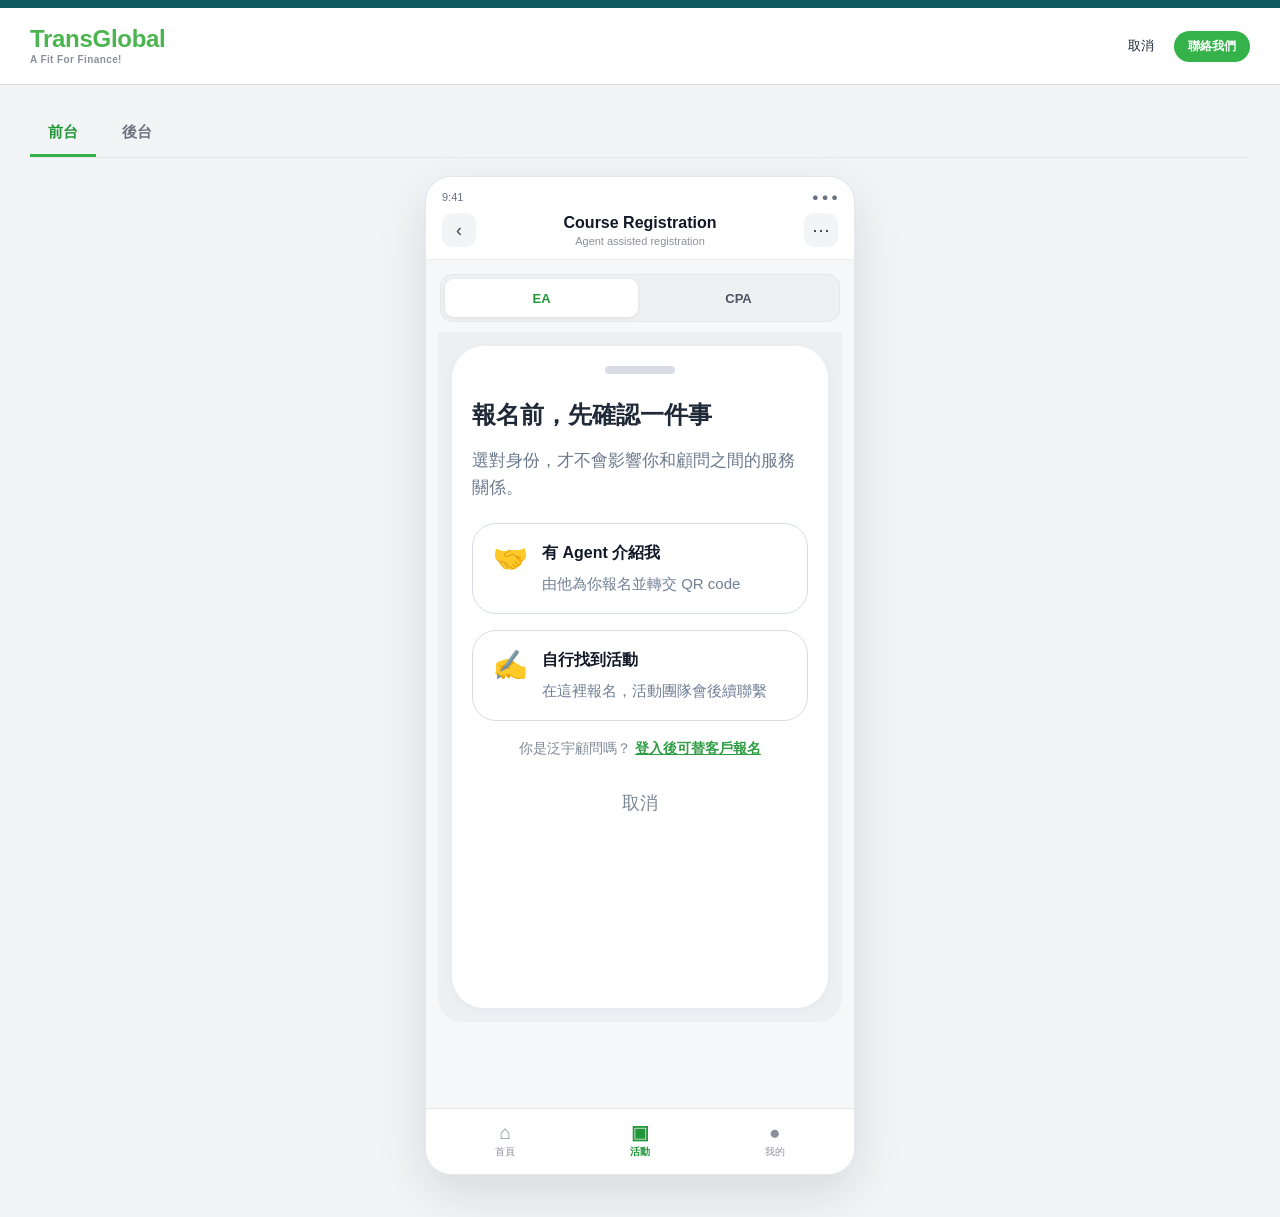
<file: agent-registration-hub/course.html>
<!DOCTYPE html>
<html lang="zh-Hant">
<head>
  <meta charset="UTF-8" />
  <meta name="viewport" content="width=device-width, initial-scale=1.0" />
  <title>Workshop Registration Tabs Mockup</title>
  <style>
    :root {
      --bg: #f3f4f6;
      --surface: #ffffff;
      --line: #e5e7eb;
      --line-soft: #eef1f4;
      --text: #111827;
      --muted: #6b7280;
      --brand: #36b24a;
      --brand-dark: #23963a;
      --teal: #0f5a60;
      --danger: #ef4444;
      --input-bg: #fff;
      --success-bg: #eefaf0;
      --success-line: #35b24a;
      --shadow: 0 2px 8px rgba(17,24,39,.04);
      --radius: 8px;
    }

    * { box-sizing: border-box; }

    body {
      margin: 0;
      font-family: -apple-system, BlinkMacSystemFont, "Segoe UI", "Noto Sans TC", "PingFang TC", "Microsoft JhengHei", sans-serif;
      color: var(--text);
      background: var(--bg);
    }

    .top-line {
      height: 8px;
      background: var(--teal);
    }

    .site-header {
      background: #fff;
      border-bottom: 1px solid #d9dde3;
    }

    .site-header .inner,
    .page-wrap {
      width: min(1220px, calc(100% - 32px));
      margin: 0 auto;
    }

    .site-header .inner {
      height: 76px;
      display: flex;
      align-items: center;
      justify-content: space-between;
    }

    .logo {
      font-weight: 700;
      line-height: 1;
      color: #4ab44f;
      font-size: 24px;
      letter-spacing: -.3px;
    }

    .logo small {
      display: block;
      color: #8a919c;
      font-size: 10px;
      font-weight: 600;
      letter-spacing: .4px;
      margin-top: 4px;
    }

    .header-actions {
      display: flex;
      align-items: center;
      gap: 20px;
      font-size: 13px;
    }

    .link-btn {
      color: #1f2937;
      text-decoration: none;
    }

    .pill-btn {
      border: 0;
      padding: 7px 14px;
      background: var(--brand);
      color: #fff;
      border-radius: 999px;
      font-size: 12px;
      font-weight: 700;
      cursor: pointer;
    }

    .page-wrap {
      padding: 26px 0 42px;
    }

    .page-title {
      margin: 0 0 14px;
      font-size: 18px;
      font-weight: 700;
    }

    .course-tabs {
      display: inline-flex;
      background: #fff;
      border: 1px solid var(--line);
      border-radius: 10px;
      padding: 4px;
      gap: 4px;
      box-shadow: var(--shadow);
      margin-bottom: 18px;
    }

    .course-tab {
      border: 0;
      background: transparent;
      color: #4b5563;
      padding: 9px 20px;
      border-radius: 8px;
      font-size: 14px;
      font-weight: 700;
      cursor: pointer;
    }

    .course-tab.active {
      background: var(--brand);
      color: #fff;
    }

    .panel { display: none; }
    .panel.active { display: block; }

    .layout {
      display: grid;
      grid-template-columns: minmax(0, 760px) 264px;
      gap: 40px;
      align-items: start;
    }

    .card {
      background: var(--surface);
      border: 1px solid var(--line);
      border-radius: var(--radius);
      box-shadow: var(--shadow);
    }

    .form-card {
      padding: 28px 18px 22px;
    }

    .section-title {
      margin: 0 0 18px;
      font-size: 28px;
      font-weight: 800;
    }

    .form-title {
      margin: 0 0 20px;
      font-size: 18px;
      font-weight: 800;
    }

    .field { margin-bottom: 14px; }

    .label {
      display: block;
      font-size: 12px;
      font-weight: 700;
      margin-bottom: 8px;
      color: #374151;
    }

    .label.required::before {
      content: "* ";
      color: var(--danger);
      font-weight: 800;
    }

    .input,
    .select,
    .textarea {
      width: 100%;
      height: 40px;
      border: 1px solid #d5dbe3;
      border-radius: 4px;
      padding: 0 12px;
      background: var(--input-bg);
      font-size: 13px;
      color: #111827;
      outline: none;
    }

    .textarea {
      height: 86px;
      padding: 10px 12px;
      resize: vertical;
    }

    .select {
      appearance: none;
      background-image:
        linear-gradient(45deg, transparent 50%, #9ca3af 50%),
        linear-gradient(135deg, #9ca3af 50%, transparent 50%);
      background-position:
        calc(100% - 17px) 17px,
        calc(100% - 12px) 17px;
      background-size: 5px 5px, 5px 5px;
      background-repeat: no-repeat;
      color: #6b7280;
    }

    .inline-note {
      height: 34px;
      display: flex;
      align-items: center;
      border: 1px solid #5b9dff;
      border-radius: 4px;
      padding: 0 10px;
      font-size: 12px;
      color: #375a7f;
      background: #fbfdff;
      margin-top: -2px;
      margin-bottom: 10px;
    }

    .note-icon {
      width: 16px;
      height: 16px;
      border-radius: 50%;
      background: #3b82f6;
      color: #fff;
      display: inline-grid;
      place-items: center;
      font-size: 11px;
      font-weight: 700;
      margin-right: 8px;
      flex-shrink: 0;
    }

    .phone-group {
      display: grid;
      grid-template-columns: 108px minmax(0, 1fr);
      gap: 8px;
    }

    .chip-row,
    .radio-row,
    .checkbox-row {
      display: flex;
      flex-wrap: wrap;
      gap: 18px;
      align-items: center;
      min-height: 22px;
      padding: 2px 0;
    }

    .choice {
      display: inline-flex;
      align-items: center;
      gap: 6px;
      font-size: 12px;
      color: #4b5563;
    }

    .dot-radio,
    .dot-check {
      width: 12px;
      height: 12px;
      border: 1.5px solid #c0c7d0;
      border-radius: 50%;
      position: relative;
      flex-shrink: 0;
      background: #fff;
    }

    .dot-radio.active {
      border-color: var(--brand);
    }

    .dot-radio.active::after {
      content: "";
      position: absolute;
      inset: 2px;
      border-radius: 50%;
      background: var(--brand);
    }

    .dot-check {
      border-radius: 3px;
    }

    .dot-check.active {
      border-color: var(--brand);
      background: #f5fff7;
    }

    .dot-check.active::after {
      content: "✓";
      position: absolute;
      inset: -2px 0 0 1px;
      font-size: 10px;
      color: var(--brand);
      font-weight: 800;
    }

    .divider {
      border-top: 1px solid var(--line);
      margin: 20px 0 18px;
    }

    .qr-block {
      display: grid;
      grid-template-columns: 112px minmax(0, 1fr);
      gap: 16px;
      align-items: start;
      margin: 8px 0 14px;
    }

    .qr {
      width: 112px;
      height: 112px;
      border: 1px solid #cfd5dc;
      border-radius: 4px;
      background:
        linear-gradient(90deg, #111 10%, transparent 10% 20%, #111 20% 30%, transparent 30% 40%, #111 40% 50%, transparent 50% 60%, #111 60% 70%, transparent 70% 80%, #111 80% 90%, transparent 90%),
        linear-gradient(#111 10%, transparent 10% 20%, #111 20% 30%, transparent 30% 40%, #111 40% 50%, transparent 50% 60%, #111 60% 70%, transparent 70% 80%, #111 80% 90%, transparent 90%);
      background-size: 16px 16px;
      background-color: #fff;
      position: relative;
      overflow: hidden;
    }

    .qr::after {
      content: "QR";
      position: absolute;
      inset: auto 8px 8px auto;
      background: rgba(255,255,255,.94);
      color: #111827;
      font-weight: 800;
      font-size: 11px;
      padding: 1px 4px;
      border-radius: 3px;
    }

    .qr-copy {
      font-size: 11px;
      color: #4b5563;
      line-height: 1.65;
    }

    .qr-copy b,
    .qr-copy strong {
      color: #1f2937;
    }

    .qr-copy .green {
      color: var(--brand);
      font-weight: 700;
    }

    .upload-box {
      height: 120px;
      border: 1px dashed #d7dde5;
      border-radius: 4px;
      display: grid;
      place-items: center;
      color: #6b7280;
      font-size: 12px;
      text-align: center;
      background: #fff;
    }

    .upload-box .cloud {
      width: 28px;
      height: 28px;
      border-radius: 50%;
      display: inline-grid;
      place-items: center;
      background: #eef2f7;
      margin: 0 auto 8px;
      font-size: 15px;
    }

    .helper {
      margin-top: 6px;
      font-size: 11px;
      color: #9ca3af;
      line-height: 1.5;
    }

    .consent-box {
      border: 1px solid var(--success-line);
      background: var(--success-bg);
      border-radius: 4px;
      padding: 12px 12px 10px;
      margin: 8px 0 14px;
    }

    .consent-head {
      display: flex;
      align-items: flex-start;
      gap: 10px;
      font-size: 12px;
      color: #4b5563;
    }

    .consent-head strong {
      display: block;
      color: #111827;
      margin-bottom: 4px;
    }

    .tiny-copy {
      font-size: 11px;
      line-height: 1.65;
      color: #4b5563;
      margin-bottom: 10px;
    }

    .tiny-copy .tag {
      display: inline-block;
      color: #1f7a2e;
      background: #e6f6e9;
      border-radius: 4px;
      padding: 0 4px;
      font-size: 10px;
      font-weight: 700;
      margin-right: 4px;
    }

    .linkish {
      color: #1f7a2e;
      text-decoration: underline;
      font-weight: 700;
    }

    .extra-clients {
      display: grid;
      gap: 18px;
      margin-top: 18px;
    }

    .summary-wrap {
      align-self: start;
      position: sticky;
      top: 24px;
    }

    .form-card > .divider {
      margin-top: 24px;
    }

    .summary-card {
      padding: 0;
      overflow: hidden;
    }

    .summary-banner {
      height: 112px;
      padding: 18px 22px;
      position: relative;
      overflow: hidden;
      background: linear-gradient(145deg, #eaf5f3 0%, #dbedf1 100%);
    }

    .summary-banner.ea {
      background:
        linear-gradient(145deg, #ebf4f1 0%, #d9ebf4 100%);
    }

    .summary-banner.cpa {
      background:
        linear-gradient(145deg, #ecf4e6 0%, #e6efe1 100%);
    }

    .stripe {
      position: absolute;
      width: 180px;
      height: 18px;
      opacity: .9;
      transform: rotate(-35deg);
      background: linear-gradient(90deg, transparent, #53a6e8, #97d6ff, transparent);
    }

    .cpa .stripe {
      background: linear-gradient(90deg, transparent, #9ac54c, #cfe681, transparent);
    }

    .s1 { top: 10px; left: -36px; }
    .s2 { top: 36px; left: 28px; }
    .s3 { top: 64px; left: -16px; }

    .coin, .calc {
      position: absolute;
      border-radius: 50%;
      box-shadow: 0 3px 5px rgba(0,0,0,.08);
    }

    .coin {
      width: 26px;
      height: 26px;
      background: radial-gradient(circle at 35% 35%, #fff2a8 0%, #ffd74d 45%, #e4b824 100%);
      border: 2px solid #f1c63d;
    }

    .coin.a { right: 74px; top: 10px; }
    .coin.b { right: 28px; bottom: 22px; width: 22px; height: 22px; }
    .coin.c { left: 18px; bottom: 14px; width: 18px; height: 18px; }

    .calc {
      right: 12px;
      top: 22px;
      width: 42px;
      height: 54px;
      border-radius: 8px;
      background: linear-gradient(180deg, #66b2e8, #4e99cf);
      border: 1px solid rgba(0,0,0,.05);
    }

    .calc::before {
      content: "";
      position: absolute;
      left: 8px;
      top: 8px;
      width: 24px;
      height: 10px;
      border-radius: 3px;
      background: rgba(255,255,255,.7);
    }

    .calc::after {
      content: "";
      position: absolute;
      left: 8px;
      top: 24px;
      width: 24px;
      height: 18px;
      background-image: radial-gradient(circle, rgba(255,255,255,.9) 38%, transparent 42%);
      background-size: 8px 8px;
      background-position: 0 0;
    }

    .banner-title {
      position: relative;
      z-index: 1;
      font-weight: 900;
      font-size: 15px;
      line-height: 1.02;
      letter-spacing: -.2px;
      color: #111827;
      margin-top: 20px;
    }

    .banner-title span {
      color: #1479df;
    }

    .summary-banner.cpa .banner-title span {
      color: #2c9a20;
    }

    .summary-body {
      padding: 14px 16px 16px;
    }

    .summary-title {
      margin: 0 0 12px;
      font-size: 13px;
      font-weight: 800;
    }

    .summary-row,
    .summary-total {
      display: flex;
      justify-content: space-between;
      align-items: center;
      font-size: 12px;
      color: #374151;
      margin-bottom: 10px;
    }

    .summary-total {
      padding-top: 10px;
      margin-top: 12px;
      border-top: 1px solid var(--line);
      font-weight: 800;
    }

    .summary-total .price {
      color: var(--brand);
      font-size: 15px;
    }

    .submit-btn {
      width: 100%;
      height: 34px;
      border: 0;
      border-radius: 999px;
      background: var(--brand);
      color: #fff;
      font-size: 12px;
      font-weight: 800;
      margin: 10px 0 14px;
      cursor: pointer;
    }

    .summary-copy {
      font-size: 11px;
      line-height: 1.65;
      color: #374151;
    }

    .summary-copy strong {
      display: block;
      margin-bottom: 5px;
    }



    .module-tabs {
      display: flex;
      gap: 8px;
      margin-bottom: 18px;
      border-bottom: 1px solid var(--line);
    }

    .module-tab {
      border: 0;
      background: transparent;
      padding: 12px 18px;
      font-size: 15px;
      font-weight: 800;
      color: #6b7280;
      cursor: pointer;
      border-bottom: 3px solid transparent;
    }

    .module-tab.active {
      color: var(--brand-dark);
      border-bottom-color: var(--brand);
    }

    .module-panel { display: none; }
    .module-panel.active { display: block; }

    .course-tabs {
      display: inline-flex;
      background: #fff;
      border: 1px solid var(--line);
      border-radius: 10px;
      padding: 4px;
      gap: 4px;
      box-shadow: var(--shadow);
      margin-bottom: 18px;
    }

    .course-tab {
      border: 0;
      background: transparent;
      color: #4b5563;
      padding: 9px 20px;
      border-radius: 8px;
      font-size: 14px;
      font-weight: 700;
      cursor: pointer;
    }

    .course-tab.active {
      background: var(--brand);
      color: #fff;
    }

    .add-client-bar {
      display: flex;
      justify-content: space-between;
      align-items: center;
      gap: 12px;
      margin: -4px 0 18px;
      padding: 12px 14px;
      border: 1px solid #dcefe0;
      background: #f7fcf8;
      border-radius: 6px;
    }

    .add-client-copy {
      font-size: 12px;
      color: #4b5563;
      line-height: 1.45;
    }

    .add-client-copy strong {
      display: block;
      color: #1f2937;
      margin-bottom: 2px;
    }

    .add-client-btn {
      border: 1px solid var(--brand);
      background: #fff;
      color: var(--brand-dark);
      border-radius: 6px;
      padding: 8px 12px;
      font-size: 12px;
      font-weight: 800;
      cursor: pointer;
      white-space: nowrap;
    }

    .add-client-btn:disabled {
      cursor: not-allowed;
      opacity: .45;
    }

    .extra-clients {
      display: grid;
      gap: 14px;
      margin-bottom: 18px;
    }

    .client-card-primary {
      margin-top: 18px;
    }

    .client-card {
      border: 1px solid var(--line);
      border-radius: 6px;
      background: #fbfcfd;
      padding: 14px;
    }

    .client-card-head {
      display: flex;
      justify-content: space-between;
      align-items: center;
      margin-bottom: 12px;
    }

    .client-card-title {
      font-size: 13px;
      font-weight: 800;
      color: #1f2937;
    }

    .remove-client-btn {
      border: 0;
      background: transparent;
      color: #9ca3af;
      font-size: 12px;
      cursor: pointer;
    }



    /* Back-office registrants mock */
    .admin-shell {
      background:#fff;
      border:1px solid #e5e7eb;
      border-radius:10px;
      overflow:hidden;
      box-shadow:0 2px 8px rgba(17,24,39,.03);
    }
    .admin-top { padding:28px 28px 18px; }
    .admin-session-title { font-size:21px; font-weight:700; margin-bottom:32px; color:#17203b; }
    .admin-metrics { display:flex; gap:18px; margin-bottom:34px; }
    .metric-card { width:275px; border:1px solid #dde2e8; border-radius:10px; padding:20px; background:#fff; }
    .metric-value { font-size:20px; font-weight:700; color:#17203b; margin-bottom:10px; }
    .metric-label { font-size:14px; color:#7a8492; }
    .admin-list-head { display:flex; justify-content:space-between; gap:18px; align-items:center; margin-bottom:24px; }
    .admin-list-title { font-size:21px; font-weight:700; color:#17203b; }
    .admin-actions { display:flex; gap:14px; align-items:center; }
    .search-box { display:flex; width:390px; height:46px; border:1px solid #d9dee5; border-radius:999px; overflow:hidden; }
    .search-box input { flex:1; border:0; outline:0; padding:0 16px; font-size:15px; }
    .search-btn { width:54px; border:0; background:#35b94b; color:#fff; font-size:20px; }
    .export-btn { border:0; border-radius:999px; background:#35b94b; color:#fff; height:46px; padding:0 22px; font-weight:700; font-size:15px; }
    .status-tabs { display:flex; gap:28px; border-bottom:1px solid #e4e7eb; margin-bottom:18px; }
    .status-tab { padding:0 0 12px; font-size:14px; color:#243047; position:relative; }
    .status-tab.active { color:#35b94b; }
    .status-tab.active:after { content:""; position:absolute; left:0; right:0; bottom:-1px; height:2px; background:#35b94b; }
    .badge { display:inline-flex; min-width:20px; height:20px; padding:0 6px; border-radius:999px; align-items:center; justify-content:center; font-size:11px; background:#f0f2f5; margin-left:4px; }
    .status-tab.active .badge { background:#35b94b; color:#fff; }
    .filters { display:flex; flex-wrap:wrap; gap:10px; margin-bottom:14px; }
    .filter-pill { height:38px; border:1px solid #d9dee5; border-radius:999px; padding:0 18px; display:flex; align-items:center; gap:8px; color:#253047; font-size:14px; background:#fff; }
    .reset-link { display:inline-block; margin-top:2px; font-size:13px; text-decoration:underline; color:#253047; }
    .admin-table-wrap { overflow:auto; border-top:1px solid #e5e7eb; }
    .admin-table { width:100%; min-width:1320px; border-collapse:collapse; }
    .admin-table th, .admin-table td { border-bottom:1px solid #edf0f3; padding:18px 16px; text-align:left; vertical-align:middle; }
    .admin-table th { font-size:13px; font-weight:600; color:#74808f; background:#fff; }
    .admin-table td { font-size:13px; color:#1f2937; }
    .row-name { font-size:14px; font-weight:600; margin-bottom:5px; }
    .row-email { color:#7b8490; margin-bottom:6px; }
    .mini-tags { display:flex; gap:6px; }
    .mini-tag { background:#d9f3de; color:#246e31; border-radius:5px; padding:3px 7px; font-size:11px; font-weight:600; }
    .role-tag { display:inline-block; background:#f0f1f3; border-radius:4px; padding:5px 7px; font-size:11px; }
    .role-tag.cpa { background:#d9f3de; color:#246e31; }
    .payment-pill { width:240px; height:44px; border:1px solid #35b94b; border-radius:999px; padding:0 16px; display:flex; align-items:center; justify-content:space-between; font-size:14px; }
    .serial { color:#7b8490; margin-top:5px; }
    .agent-referral-cell { min-width:190px; }
    .referral-line { display:flex; align-items:center; gap:9px; color:#26324a; font-size:13px; }
    .referral-dot { width:10px; height:10px; border-radius:50%; background:#2f8fd8; flex:0 0 10px; }
    .agent-name { margin-top:6px; padding-left:19px; color:#8a929c; font-size:12px; }
    .icon-cell { text-align:center !important; font-size:19px !important; color:#253047 !important; }
    .ellipsis { letter-spacing:2px; font-weight:700; }
    .check-box { width:18px; height:18px; border:1px solid #d8dde4; border-radius:5px; display:inline-block; }
    .client-tab-strip {
      display: flex;
      gap: 8px;
      flex-wrap: wrap;
      margin: 14px 0 16px;
      padding-bottom: 10px;
      border-bottom: 1px solid var(--line);
    }

    .client-tab-btn {
      border: 1px solid #d7dde5;
      background: #fff;
      color: #4b5563;
      border-radius: 999px;
      padding: 7px 14px;
      font-size: 12px;
      font-weight: 700;
      cursor: pointer;
      transition: .16s ease;
    }

    .client-tab-btn:hover {
      border-color: #9fd8aa;
      background: #f7fff8;
    }

    .client-tab-btn.active {
      border-color: var(--brand);
      background: var(--success-bg);
      color: var(--brand-dark);
      box-shadow: inset 0 0 0 1px rgba(54,178,74,.08);
    }

    .client-card {
      display: none;
      margin-top: 0;
    }

    .client-card.active-client {
      display: block;
    }

    .extra-clients {
      margin-top: 0;
    }


    .review-drawer-overlay {
      position: fixed;
      inset: 0;
      background: rgba(17, 24, 39, .16);
      z-index: 1000;
      display: none;
      justify-content: flex-end;
    }

    .review-drawer-overlay.open { display: flex; }

    .review-drawer {
      width: min(430px, 92vw);
      height: 100%;
      background: #fff;
      box-shadow: -8px 0 30px rgba(17, 24, 39, .10);
      overflow-y: auto;
      animation: drawerIn .2s ease-out;
    }

    @keyframes drawerIn {
      from { transform: translateX(18px); opacity: .6; }
      to { transform: translateX(0); opacity: 1; }
    }

    .review-drawer-head {
      height: 92px;
      padding: 0 28px;
      display: flex;
      align-items: center;
      justify-content: space-between;
      border-bottom: 1px solid #e5e7eb;
    }

    .review-drawer-title {
      font-size: 24px;
      font-weight: 800;
      color: #1f2937;
    }

    .review-close {
      border: 0;
      background: transparent;
      color: #7b8794;
      font-size: 30px;
      line-height: 1;
      cursor: pointer;
      padding: 4px;
    }

    .review-drawer-body { padding: 28px; }

    .review-item { margin-bottom: 28px; }

    .review-label {
      font-size: 16px;
      color: #7b8794;
      margin-bottom: 10px;
    }

    .review-value {
      font-size: 19px;
      color: #1f2937;
      line-height: 1.4;
      word-break: break-word;
    }

    .review-separator {
      border-top: 1px solid #e5e7eb;
      margin: 6px 0 26px;
    }

    .admin-table tbody tr { cursor: pointer; }
    .admin-table tbody tr:hover { background: #fbfdfb; }

    @media (max-width: 980px) {
      .admin-list-head { align-items:flex-start; flex-direction:column; }
      .admin-actions { width:100%; flex-wrap:wrap; }
      .search-box { width:min(100%, 420px); }
      .admin-metrics { flex-wrap:wrap; }
    }

    .empty-admin {
      min-height: 420px;
      border: 1px dashed #d8dde5;
      border-radius: 10px;
      background: #fff;
      display: grid;
      place-items: center;
      color: #9ca3af;
      font-size: 14px;
    }

    .client-tab-strip {
      display: flex;
      gap: 8px;
      flex-wrap: wrap;
      margin: 14px 0 16px;
      padding-bottom: 10px;
      border-bottom: 1px solid var(--line);
    }

    .client-tab-btn {
      border: 1px solid #d7dde5;
      background: #fff;
      color: #4b5563;
      border-radius: 999px;
      padding: 7px 14px;
      font-size: 12px;
      font-weight: 700;
      cursor: pointer;
      transition: .16s ease;
    }

    .client-tab-btn:hover {
      border-color: #9fd8aa;
      background: #f7fff8;
    }

    .client-tab-btn.active {
      border-color: var(--brand);
      background: var(--success-bg);
      color: var(--brand-dark);
      box-shadow: inset 0 0 0 1px rgba(54,178,74,.08);
    }

    .client-card {
      display: none;
      margin-top: 0;
    }

    .client-card.active-client {
      display: block;
    }

    .extra-clients {
      margin-top: 0;
    }

    @media (max-width: 980px) {
      .layout {
        grid-template-columns: 1fr;
        gap: 18px;
      }

      .summary-wrap { order: -1; }
    }

    @media (max-width: 720px) {
      .site-header .inner,
      .page-wrap {
        width: calc(100% - 20px);
      }

      .site-header .inner {
        height: 64px;
      }

      .logo { font-size: 18px; }
      .header-actions { gap: 12px; font-size: 12px; }
      .form-card { padding: 18px 14px; }
      .phone-group,
      .qr-block { grid-template-columns: 1fr; }
      .course-tabs { display: flex; width: 100%; }
      .course-tab { flex: 1; }
    }


    /* Front-office PWA mobile prototype */
    #frontend {
      width: 100%;
      max-width: 430px;
      margin: 0 auto;
      background: #f6f7f8;
      border: 1px solid #e5e7eb;
      border-radius: 26px;
      overflow: hidden;
      box-shadow: 0 18px 50px rgba(17,24,39,.12);
      min-height: 820px;
    }

    #frontend .pwa-header {
      position: sticky;
      top: 0;
      z-index: 20;
      background: rgba(255,255,255,.96);
      backdrop-filter: blur(14px);
      border-bottom: 1px solid #eceff2;
      padding: 14px 16px 12px;
    }

    #frontend .pwa-status {
      display: flex;
      align-items: center;
      justify-content: space-between;
      color: #6b7280;
      font-size: 11px;
      margin-bottom: 10px;
    }

    #frontend .pwa-topline {
      display: grid;
      grid-template-columns: 34px 1fr 34px;
      align-items: center;
      gap: 8px;
    }

    #frontend .pwa-icon-btn {
      width: 34px;
      height: 34px;
      border: 0;
      border-radius: 10px;
      background: #f3f4f6;
      color: #374151;
      font-size: 18px;
      display: grid;
      place-items: center;
    }

    #frontend .pwa-heading {
      text-align: center;
    }

    #frontend .pwa-heading strong {
      display: block;
      color: #111827;
      font-size: 16px;
      line-height: 1.2;
    }

    #frontend .pwa-heading span {
      display: block;
      color: #8a919c;
      font-size: 11px;
      margin-top: 3px;
    }

    #frontend .course-tabs {
      display: flex;
      width: calc(100% - 28px);
      margin: 14px 14px 10px;
      padding: 4px;
      border-radius: 12px;
      box-shadow: none;
      border-color: #e5e7eb;
      background: #eef0f2;
    }

    #frontend .course-tab {
      flex: 1;
      min-height: 38px;
      border-radius: 9px;
      padding: 8px 12px;
      font-size: 13px;
    }

    #frontend .course-tab.active {
      background: #fff;
      color: var(--brand-dark);
      box-shadow: 0 1px 4px rgba(17,24,39,.08);
    }

    #frontend .panel {
      padding: 0 12px 86px;
    }

    #frontend .layout {
      display: block;
    }

    #frontend .form-card,
    #frontend .summary-card {
      width: 100%;
      border-radius: 16px;
      border-color: #e6e9ed;
      box-shadow: none;
    }

    #frontend .form-card {
      padding: 18px 14px 16px;
    }

    #frontend .form-title {
      font-size: 17px;
      margin-bottom: 14px;
    }

    #frontend .add-client-bar {
      display: block;
      padding: 12px;
      margin: 0 0 12px;
      border-radius: 12px;
    }

    #frontend .add-client-copy {
      margin-bottom: 10px;
      font-size: 12px;
    }

    #frontend .add-client-btn {
      width: 100%;
      min-height: 40px;
      border-radius: 10px;
      font-size: 13px;
      background: #fff;
    }

    #frontend .client-tab-strip {
      display: flex;
      gap: 8px;
      overflow-x: auto;
      padding: 2px 0 10px;
      scrollbar-width: none;
      -webkit-overflow-scrolling: touch;
    }

    #frontend .client-tab-strip::-webkit-scrollbar { display: none; }

    #frontend .client-tab-btn {
      flex: 0 0 auto;
      min-width: 76px;
      min-height: 34px;
      border: 1px solid #dfe3e8;
      border-radius: 999px;
      background: #fff;
      color: #667085;
      font-size: 12px;
      font-weight: 700;
      padding: 7px 12px;
    }

    #frontend .client-tab-btn.active {
      color: #fff;
      background: var(--brand);
      border-color: var(--brand);
    }

    #frontend .client-card {
      border: 0;
      background: transparent;
      padding: 2px 0 0;
    }

    #frontend .client-card-head {
      margin: 4px 0 12px;
    }

    #frontend .client-card-title {
      font-size: 14px;
    }

    #frontend .field { margin-bottom: 16px; }

    #frontend .label {
      font-size: 12px;
      margin-bottom: 7px;
    }

    #frontend .input,
    #frontend .select,
    #frontend .textarea {
      min-height: 46px;
      height: 46px;
      border-radius: 10px;
      font-size: 14px;
      padding-left: 12px;
      padding-right: 12px;
      background-color: #fff;
    }

    #frontend .textarea {
      height: 92px;
      padding-top: 12px;
    }

    #frontend .select {
      background-position:
        calc(100% - 18px) 20px,
        calc(100% - 13px) 20px;
    }

    #frontend .phone-group {
      grid-template-columns: 112px minmax(0, 1fr);
      gap: 8px;
    }

    #frontend .radio-row {
      gap: 10px 14px;
      min-height: 34px;
    }

    #frontend .choice {
      min-height: 32px;
      font-size: 13px;
    }

    #frontend .inline-note {
      min-height: 40px;
      height: auto;
      border-radius: 10px;
      line-height: 1.45;
      margin: -4px 0 14px;
    }

    #frontend .qr-block {
      grid-template-columns: 92px minmax(0, 1fr);
      gap: 12px;
      padding: 12px;
      border-radius: 12px;
      background: #f9fafb;
      margin: 4px 0 16px;
    }

    #frontend .qr {
      width: 92px;
      height: 92px;
    }

    #frontend .upload-box {
      height: 110px;
      border-radius: 12px;
      background: #fafbfc;
    }

    #frontend .divider { margin: 18px 0; }

    #frontend .consent-box {
      border-radius: 12px;
      padding: 12px;
    }

    #frontend .summary-wrap {
      margin-top: 12px;
    }

    #frontend .summary-card {
      overflow: hidden;
    }

    #frontend .summary-banner {
      height: 92px;
      padding: 12px 16px;
    }

    #frontend .banner-title {
      font-size: 14px;
      margin-top: 18px;
    }

    #frontend .summary-body {
      padding: 14px;
    }

    #frontend .submit-btn {
      height: 46px;
      border-radius: 12px;
      font-size: 14px;
      margin: 12px 0 14px;
    }

    #frontend .pwa-bottom-nav {
      position: sticky;
      bottom: 0;
      z-index: 25;
      height: 66px;
      border-top: 1px solid #e5e7eb;
      background: rgba(255,255,255,.98);
      backdrop-filter: blur(14px);
      display: grid;
      grid-template-columns: repeat(3, 1fr);
      align-items: center;
      padding: 6px 12px 8px;
    }

    #frontend .pwa-nav-item {
      border: 0;
      background: transparent;
      color: #8a919c;
      font-size: 10px;
      display: grid;
      gap: 3px;
      justify-items: center;
    }

    #frontend .pwa-nav-item .nav-icon {
      font-size: 19px;
      line-height: 1;
    }

    #frontend .pwa-nav-item.active {
      color: var(--brand-dark);
      font-weight: 800;
    }


    #frontend .course-flow .form-flow {
      display: none;
    }

    #frontend .course-flow[data-flow-step="3"] .form-flow {
      display: grid;
    }

    #frontend .course-flow[data-flow-step="3"] .prestep-shell {
      display: none;
    }

    #frontend .prestep-shell {
      padding: 14px 14px 0;
      background: #edf0f3;
      border-radius: 0 0 24px 24px;
      min-height: calc(100vh - 210px);
    }

    #frontend .prestep-screen {
      display: none;
    }

    #frontend .course-flow[data-flow-step="1"] .prestep-screen[data-screen="1"],
    #frontend .course-flow[data-flow-step="2"] .prestep-screen[data-screen="2"],
    #frontend .course-flow[data-flow-step="4"] .prestep-screen[data-screen="4"] {
      display: block;
    }

    #frontend .prestep-sheet {
      background: #fff;
      border-radius: 32px;
      min-height: calc(100vh - 238px);
      padding: 18px 20px 28px;
      box-shadow: 0 2px 10px rgba(17,24,39,.04);
    }

    #frontend .prestep-handle {
      width: 70px;
      height: 8px;
      border-radius: 999px;
      background: #d8dde5;
      margin: 2px auto 26px;
    }

    #frontend .prestep-title {
      margin: 0 0 16px;
      font-size: 24px;
      line-height: 1.28;
      font-weight: 900;
      color: #1f2937;
    }

    #frontend .prestep-subtitle {
      margin: 0 0 22px;
      font-size: 17px;
      line-height: 1.6;
      color: #6b7a8c;
    }

    #frontend .prestep-choice {
      width: 100%;
      border: 1px solid #d7dce3;
      background: #fff;
      border-radius: 24px;
      padding: 18px 18px 18px 20px;
      display: flex;
      align-items: flex-start;
      gap: 14px;
      margin-bottom: 16px;
      text-align: left;
      cursor: pointer;
    }

    #frontend .prestep-choice-icon {
      flex-shrink: 0;
      font-size: 28px;
      line-height: 1;
      margin-top: 2px;
    }

    #frontend .prestep-choice-title {
      display: block;
      font-size: 16px;
      line-height: 1.35;
      font-weight: 900;
      color: #111827;
      margin-bottom: 8px;
    }

    #frontend .prestep-choice-copy {
      display: block;
      font-size: 15px;
      line-height: 1.55;
      color: #718096;
    }

    #frontend .prestep-helper {
      text-align: center;
      font-size: 14px;
      line-height: 1.6;
      color: #7b8794;
      margin: 12px 0 18px;
    }

    #frontend .prestep-link {
      color: #2d9c42;
      font-weight: 800;
      text-decoration: underline;
    }

    #frontend .prestep-footer-btn {
      width: 100%;
      position: relative;
      z-index: 5;
      pointer-events: auto;
      border: 0;
      background: transparent;
      color: #7a8795;
      font-size: 18px;
      padding: 14px 0 0;
      cursor: pointer;
    }

    #frontend .agent-referral-sheet {
      padding: 28px 20px 34px;
    }

    #frontend .agent-referral-avatar {
      width: 64px;
      height: 64px;
      border-radius: 50%;
      display: grid;
      place-items: center;
      font-size: 30px;
      background: #eef6ff;
      border: 1.5px solid #a9cfff;
      margin-bottom: 28px;
    }

    #frontend .agent-referral-title {
      margin: 0 0 14px;
      font-size: 25px;
      line-height: 1.3;
      font-weight: 900;
      color: #1f2937;
    }

    #frontend .agent-referral-copy {
      margin: 0 0 20px;
      font-size: 16px;
      line-height: 1.65;
      color: #718096;
    }

    #frontend .agent-referral-info {
      display: flex;
      align-items: flex-start;
      gap: 12px;
      padding: 16px;
      margin-bottom: 22px;
      border: 1.5px solid #a9cfff;
      border-radius: 14px;
      background: #eef6ff;
      color: #243447;
      font-size: 14px;
      line-height: 1.65;
    }

    #frontend .agent-referral-info-icon {
      flex: 0 0 30px;
      width: 30px;
      height: 30px;
      border-radius: 50%;
      display: grid;
      place-items: center;
      background: #2f6fe4;
      color: white;
      font-weight: 900;
      font-size: 16px;
      margin-top: 1px;
    }

    #frontend .agent-referral-action {
      width: 100%;
      min-height: 54px;
      border: 1px solid #d7dce3;
      background: #fff;
      border-radius: 999px;
      color: #1f2937;
      font-size: 16px;
      font-weight: 600;
      cursor: pointer;
      margin-bottom: 12px;
    }

    #frontend .agent-referral-reset {
      display: block;
      margin: 12px auto 0;
      border: 0;
      background: transparent;
      color: #7b8794;
      text-decoration: underline;
      font-size: 14px;
      cursor: pointer;
    }

    #frontend .flow-mode-chip {
      display: inline-flex;
      align-items: center;
      gap: 8px;
      margin: 0 0 14px;
      padding: 8px 12px;
      border-radius: 999px;
      background: #f2f8f2;
      color: #2e6b39;
      font-size: 12px;
      font-weight: 800;
    }

    #frontend .flow-mode-chip button {
      border: 0;
      background: transparent;
      color: #2d9c42;
      font-size: 12px;
      font-weight: 800;
      padding: 0;
      cursor: pointer;
    }


    /* Fix PWA course form layout after flow-step display rules */
    #frontend .course-flow[data-flow-step="3"] .form-flow {
      display: block;
      width: 100%;
    }

    #frontend .course-flow[data-flow-step="3"] .form-flow > .form-card,
    #frontend .course-flow[data-flow-step="3"] .form-flow > .summary-wrap {
      width: 100%;
      max-width: 100%;
      min-width: 0;
    }

    #frontend .course-flow[data-flow-step="3"] .summary-wrap {
      margin-top: 16px;
    }

    #frontend .course-flow[data-flow-step="3"] .summary-card {
      width: 100%;
      max-width: 100%;
    }

    #frontend .course-flow[data-flow-step="3"] .form-card {
      overflow: hidden;
    }

    #frontend .course-flow[data-flow-step="3"] .flow-mode-chip {
      display: flex;
      flex-wrap: wrap;
      width: 100%;
      border-radius: 12px;
      line-height: 1.4;
    }

    #frontend .course-flow[data-flow-step="3"] .add-client-bar,
    #frontend .course-flow[data-flow-step="3"] .client-tab-strip,
    #frontend .course-flow[data-flow-step="3"] .client-card,
    #frontend .course-flow[data-flow-step="3"] .field,
    #frontend .course-flow[data-flow-step="3"] .inline-note,
    #frontend .course-flow[data-flow-step="3"] .qr-block,
    #frontend .course-flow[data-flow-step="3"] .consent-box {
      max-width: 100%;
      min-width: 0;
    }

    #frontend .course-flow[data-flow-step="3"] .input,
    #frontend .course-flow[data-flow-step="3"] .select,
    #frontend .course-flow[data-flow-step="3"] .textarea {
      width: 100%;
      min-width: 0;
    }

    #frontend .course-flow[data-flow-step="3"] .phone-group {
      grid-template-columns: 110px minmax(0, 1fr);
    }

    @media (max-width: 420px) {
      #frontend .course-flow[data-flow-step="3"] .phone-group,
      #frontend .course-flow[data-flow-step="3"] .qr-block {
        grid-template-columns: 1fr;
      }
    }

    @media (max-width: 520px) {
      body { background: #f6f7f8; }
      .page-wrap { width: 100%; padding: 0 0 24px; }
      .module-tabs { padding: 0 12px; margin-bottom: 10px; background: #fff; }
      #frontend {
        max-width: none;
        border: 0;
        border-radius: 0;
        box-shadow: none;
        min-height: 100vh;
      }
      #frontend .pwa-header { top: 0; }
      .site-header { display: none; }
      .top-line { display: none; }
    }

  </style>
</head>
<body>
  <div class="top-line"></div>
  <header class="site-header">
    <div class="inner">
      <div class="logo">TransGlobal<small>A Fit For Finance!</small></div>
      <div class="header-actions">
        <a href="#" class="link-btn">取消</a>
        <button class="pill-btn">聯絡我們</button>
      </div>
    </div>
  </header>

  <main class="page-wrap">
    <div class="module-tabs" role="tablist" aria-label="Module tabs">
      <button class="module-tab active" data-module="frontend">前台</button>
      <button class="module-tab" data-module="backend">後台</button>
    </div>

    <section id="frontend" class="module-panel active">
      <div class="pwa-header">
        <div class="pwa-status"><span>9:41</span><span>● ● ●</span></div>
        <div class="pwa-topline">
          <button class="pwa-icon-btn" type="button" aria-label="返回">‹</button>
          <div class="pwa-heading"><strong>Course Registration</strong><span>Agent assisted registration</span></div>
          <button class="pwa-icon-btn" type="button" aria-label="更多">⋯</button>
        </div>
      </div>
      <div class="course-tabs" role="tablist" aria-label="Course tabs">
        <button class="course-tab active" data-target="panel-ea">EA</button>
        <button class="course-tab" data-target="panel-cpa">CPA</button>
      </div>

    <section id="panel-ea" class="panel active course-flow" data-flow-step="1" data-registration-kind="client" data-referral-kind="">
      <div class="prestep-shell">
        <div class="prestep-screen" data-screen="1">
          <div class="prestep-sheet">
            <div class="prestep-handle"></div>
            <h2 class="prestep-title">報名前，先確認一件事</h2>
            <p class="prestep-subtitle">選對身份，才不會影響你和顧問之間的服務關係。</p>
            <button type="button" class="prestep-choice" data-agent-referral-placeholder="1" data-referral-kind="agent">
              <span class="prestep-choice-icon">🤝</span>
              <span>
                <span class="prestep-choice-title">有 Agent 介紹我</span>
                <span class="prestep-choice-copy">由他為你報名並轉交 QR code</span>
              </span>
            </button>
            <button type="button" class="prestep-choice" data-direct-registration="1" data-referral-kind="direct">
              <span class="prestep-choice-icon">✍️</span>
              <span>
                <span class="prestep-choice-title">自行找到活動</span>
                <span class="prestep-choice-copy">在這裡報名，活動團隊會後續聯繫</span>
              </span>
            </button>
            <div class="prestep-helper">你是泛宇顧問嗎？ <a href="#" class="prestep-link" data-agent-login-flow="1">登入後可替客戶報名</a></div>
            <button type="button" class="prestep-footer-btn" data-flow-reset>取消</button>
          </div>
        </div>
        <div class="prestep-screen" data-screen="2">
          <div class="prestep-sheet">
            <div class="prestep-handle"></div>
            <h2 class="prestep-title">這次報名是給誰的？</h2>
            <p class="prestep-subtitle">你目前以 Wade Warren（#TG–10482）登入。</p>
            <button type="button" class="prestep-choice" data-complete-flow="1" data-registration-kind="self">
              <span class="prestep-choice-icon">🎟️</span>
              <span>
                <span class="prestep-choice-title">自己報名</span>
                <span class="prestep-choice-copy">以你本人的身份參加</span>
              </span>
            </button>
            <button type="button" class="prestep-choice" data-complete-flow="1" data-registration-kind="client">
              <span class="prestep-choice-icon">👥</span>
              <span>
                <span class="prestep-choice-title">幫客戶報名</span>
                <span class="prestep-choice-copy">只填姓名，最多 10 位</span>
              </span>
            </button>
            <button type="button" class="prestep-footer-btn" data-flow-back="1" onclick="return goBackOneStep(this, event)">← 返回上一步</button>
            <button type="button" class="prestep-footer-btn" data-flow-reset>取消</button>
          </div>
        </div>
        <div class="prestep-screen" data-screen="4">
          <div class="prestep-sheet agent-referral-sheet">
            <div class="agent-referral-avatar">👤</div>
            <h2 class="agent-referral-title">由你的顧問為你報名</h2>
            <p class="agent-referral-copy">把想參加的場次告訴他，他會替你保留座位，並在活動前把入場 QR code 交給你。</p>
            <div class="agent-referral-info">
              <span class="agent-referral-info-icon">i</span>
              <span>透過顧問報名，他會持續是你的聯絡窗口。若在這裡自行報名，後續將由活動團隊接手。</span>
            </div>
            <button type="button" class="agent-referral-action" data-copy-seminar-info>複製講座資訊，傳給顧問</button>
            <button type="button" class="agent-referral-action" data-return-event-page>回到活動頁</button>
            <button type="button" class="agent-referral-reset" data-referral-reset>重新選擇報名身份</button>
          </div>
        </div>
      </div>
      <div class="layout form-flow">
        <div class="card form-card">
          <h2 class="form-title">請填寫您的報名資料</h2>
          <div class="flow-mode-chip">目前模式：<span class="flow-mode-text">幫客戶報名</span><button type="button" class="flow-edit-btn">重新選擇</button></div>
          <div class="add-client-bar">
            <div class="add-client-copy"><strong>代客報名</strong>目前 1 位客戶，最多可新增至 10 位。</div>
            <button class="add-client-btn" data-course="ea">＋ 新增更多客戶</button>
          </div>
          <div id="client-tabs-ea" class="client-tab-strip" aria-label="EA 客戶分頁">
            <button type="button" class="client-tab-btn active" data-client="1">客戶 1</button>
          </div>
          <div class="client-card client-card-primary active-client" data-client-number="1">
            <div class="client-card-head">
              <div class="client-card-title">客戶 1</div>
            </div>

          <div class="field">
            <label class="label">Note（代客報名）</label>
            <textarea class="textarea" placeholder="請輸入備註"></textarea>
          </div>

          <div class="field">
            <label class="label required">法定名字</label>
            <input class="input" value="念庭" />
          </div>
          <div class="field">
            <label class="label required">法定姓氏</label>
            <input class="input" value="葉" />
          </div>
          <div class="inline-note"><span class="note-icon">i</span>請確認您的法定姓名皆與 EA 證照上的姓名一致。</div>
          <div class="field">
            <label class="label required">偏好名字</label>
            <input class="input" placeholder="請輸入" />
          </div>
          <div class="field">
            <label class="label required">電話號碼</label>
            <div class="phone-group">
              <input class="input" value="TW  +886" />
              <input class="input" placeholder="請輸入" />
            </div>
          </div>
          <div class="field">
            <label class="label required">電子郵件</label>
            <input class="input" value="julieyehnt@gmail.com" />
          </div>
          <div class="field">
            <label class="label required">您居住在哪個城市？</label>
            <input class="input" placeholder="請輸入" />
          </div>
          <div class="field">
            <label class="label required">您居住在哪一州？</label>
            <input class="select" value="" placeholder="請選擇" />
          </div>
          <div class="field">
            <label class="label required">您的身份類別</label>
            <div class="radio-row">
              <span class="choice"><span class="dot-radio active"></span>EA</span>
              <span class="choice"><span class="dot-radio"></span>TG Agent（非 EA）</span>
            </div>
          </div>
          <div class="field">
            <label class="label required">您的 EA 證照號碼？</label>
            <input class="input" placeholder="請輸入" />
          </div>
          <div class="field">
            <label class="label required">您的 EA 證照由哪一州核發？</label>
            <input class="select" placeholder="請選擇" />
          </div>
          <div class="field">
            <label class="label required">您的 FTIN 號碼？</label>
            <input class="input" placeholder="請輸入" />
          </div>
          <div class="field">
            <label class="label required">您需要住宿嗎？</label>
            <div class="radio-row">
              <span class="choice"><span class="dot-radio"></span>不需要</span>
              <span class="choice"><span class="dot-radio active"></span>需要（房務房間以單人入住計）</span>
            </div>
          </div>

          <div class="qr-block">
            <div class="qr"></div>
            <div class="qr-copy">
              <strong>請於銀行 App 掃碼付款：</strong>
              <b>TRANSGLOBAL INSURANCE AGENCY, INC. philip.hu@transglobalus.com</b><br>
              泛宇保險代理<br>
              提供 1% 回饋｜<span class="green">AE 08/14 - 週四 08/15</span>｜請透過 <span class="green">Zelle 支付 $100</span> 至指定帳號。
            </div>
          </div>

          <div class="field">
            <label class="label required">Zelle 帳戶名稱</label>
            <input class="input" placeholder="請輸入" />
            <div class="helper">於 Zelle 註冊的個人或公司名稱。若由他人代付，請提供付款人的 Zelle 帳戶名稱。</div>
          </div>
          <div class="field">
            <label class="label required">Zelle 帳戶綁定的電話或電子郵件</label>
            <input class="input" placeholder="請輸入" />
            <div class="helper">若由他人代付，請提供該人帳戶綁定的電話號碼或電子郵件。</div>
          </div>
          <div class="field">
            <label class="label required">上傳付款成功截圖</label>
            <div class="upload-box">
              <div>
                <div class="cloud">☁</div>
                Click or drag file to this area to upload
              </div>
            </div>
            <div class="helper">PNG 或 JPG，檔案大小不得超過 10 MB。</div>
          </div>
          <div class="field">
            <label class="label required">您吃素嗎？</label>
            <div class="radio-row">
              <span class="choice"><span class="dot-radio active"></span>否</span>
              <span class="choice"><span class="dot-radio"></span>是</span>
            </div>
          </div>

          </div>
          <div id="extra-ea" class="extra-clients"></div>

          <div class="divider"></div>
          <h3 class="form-title" style="font-size:16px; margin-bottom:14px;">聲明與同意</h3>

          <div class="consent-box">
            <div class="consent-head">
              <span class="dot-check"></span>
              <div>
                <strong>同意全部條款</strong>
                免費課程時，使用條款與隱私政策、SMS 簡訊同意
              </div>
            </div>
          </div>

          <div class="tiny-copy"><span class="dot-check active" style="display:inline-block; vertical-align:middle; margin-right:6px;"></span><span class="tag">必填</span>我已閱讀並同意 <span class="linkish">使用條款</span> 與 <span class="linkish">隱私政策</span>。</div>
          <div class="tiny-copy"><span class="dot-check" style="display:inline-block; vertical-align:middle; margin-right:6px;"></span>我同意我的資料對於 <strong>TransGlobal</strong> 關聯公司之間共享、如所述。為提供服務，您的資訊可能會在支援系統間流轉。</div>
          <div class="tiny-copy" style="margin-bottom:0;"><span class="dot-check" style="display:inline-block; vertical-align:middle; margin-right:6px;"></span>我同意接收 <strong>TransGlobal Holding Company 及其關聯公司</strong> 的簡訊通知。訊息內容可能包含重要提醒、帳務更新、優惠資訊或與服務提供相關的通知。</div>
        </div>

        <div class="summary-wrap">
          <div class="card summary-card">
            <div class="summary-banner ea">
              <div class="stripe s1"></div>
              <div class="stripe s2"></div>
              <div class="stripe s3"></div>
              <div class="coin a"></div>
              <div class="coin b"></div>
              <div class="coin c"></div>
              <div class="calc"></div>
              <div class="banner-title"><span>EA</span> CONTINUED<br>EDUCATION</div>
            </div>
            <div class="summary-body">
              <h3 class="summary-title">摘要</h3>
              <div class="summary-row"><span>項目（1）</span><span>USD$100.00</span></div>
              <div class="summary-row"><span>折扣</span><span>USD$0.00</span></div>
              <div class="summary-total"><span>總計</span><span class="price">USD$100.00</span></div>
              <button class="submit-btn">送出</button>
              <div class="summary-copy">
                <strong>說明：</strong>
                ．送出申請前，請詳細確認所有填寫資料，送出後將無法修改。<br>
                ．如需協助或說明，歡迎於送出前聯繫 Stacy Shi：stacy.shi@transglobalus.com 或 626-447-7888。
              </div>
            </div>
          </div>
        </div>
      </div>
    </section>

    <section id="panel-cpa" class="panel course-flow" data-flow-step="1" data-registration-kind="client" data-referral-kind="">
      <div class="prestep-shell">
        <div class="prestep-screen" data-screen="1">
          <div class="prestep-sheet">
            <div class="prestep-handle"></div>
            <h2 class="prestep-title">報名前，先確認一件事</h2>
            <p class="prestep-subtitle">選對身份，才不會影響你和顧問之間的服務關係。</p>
            <button type="button" class="prestep-choice" data-agent-referral-placeholder="1" data-referral-kind="agent">
              <span class="prestep-choice-icon">🤝</span>
              <span>
                <span class="prestep-choice-title">有 Agent 介紹我</span>
                <span class="prestep-choice-copy">由他為你報名並轉交 QR code</span>
              </span>
            </button>
            <button type="button" class="prestep-choice" data-direct-registration="1" data-referral-kind="direct">
              <span class="prestep-choice-icon">✍️</span>
              <span>
                <span class="prestep-choice-title">自行找到活動</span>
                <span class="prestep-choice-copy">在這裡報名，活動團隊會後續聯繫</span>
              </span>
            </button>
            <div class="prestep-helper">你是泛宇顧問嗎？ <a href="#" class="prestep-link" data-agent-login-flow="1">登入後可替客戶報名</a></div>
            <button type="button" class="prestep-footer-btn" data-flow-reset>取消</button>
          </div>
        </div>
        <div class="prestep-screen" data-screen="2">
          <div class="prestep-sheet">
            <div class="prestep-handle"></div>
            <h2 class="prestep-title">這次報名是給誰的？</h2>
            <p class="prestep-subtitle">你目前以 Wade Warren（#TG–10482）登入。</p>
            <button type="button" class="prestep-choice" data-complete-flow="1" data-registration-kind="self">
              <span class="prestep-choice-icon">🎟️</span>
              <span>
                <span class="prestep-choice-title">自己報名</span>
                <span class="prestep-choice-copy">以你本人的身份參加</span>
              </span>
            </button>
            <button type="button" class="prestep-choice" data-complete-flow="1" data-registration-kind="client">
              <span class="prestep-choice-icon">👥</span>
              <span>
                <span class="prestep-choice-title">幫客戶報名</span>
                <span class="prestep-choice-copy">只填姓名，最多 10 位</span>
              </span>
            </button>
            <button type="button" class="prestep-footer-btn" data-flow-back="1" onclick="return goBackOneStep(this, event)">← 返回上一步</button>
            <button type="button" class="prestep-footer-btn" data-flow-reset>取消</button>
          </div>
        </div>
        <div class="prestep-screen" data-screen="4">
          <div class="prestep-sheet agent-referral-sheet">
            <div class="agent-referral-avatar">👤</div>
            <h2 class="agent-referral-title">由你的顧問為你報名</h2>
            <p class="agent-referral-copy">把想參加的場次告訴他，他會替你保留座位，並在活動前把入場 QR code 交給你。</p>
            <div class="agent-referral-info">
              <span class="agent-referral-info-icon">i</span>
              <span>透過顧問報名，他會持續是你的聯絡窗口。若在這裡自行報名，後續將由活動團隊接手。</span>
            </div>
            <button type="button" class="agent-referral-action" data-copy-seminar-info>複製講座資訊，傳給顧問</button>
            <button type="button" class="agent-referral-action" data-return-event-page>回到活動頁</button>
            <button type="button" class="agent-referral-reset" data-referral-reset>重新選擇報名身份</button>
          </div>
        </div>
      </div>
      <div class="layout form-flow">
        <div class="card form-card">
          <h2 class="form-title">請填寫您的報名資料</h2>
          <div class="flow-mode-chip">目前模式：<span class="flow-mode-text">幫客戶報名</span><button type="button" class="flow-edit-btn">重新選擇</button></div>
          <div class="add-client-bar">
            <div class="add-client-copy"><strong>代客報名</strong>目前 1 位客戶，最多可新增至 10 位。</div>
            <button class="add-client-btn" data-course="cpa">＋ 新增更多客戶</button>
          </div>
          <div id="client-tabs-cpa" class="client-tab-strip" aria-label="CPA 客戶分頁">
            <button type="button" class="client-tab-btn active" data-client="1">客戶 1</button>
          </div>
          <div class="client-card client-card-primary active-client" data-client-number="1">
            <div class="client-card-head">
              <div class="client-card-title">客戶 1</div>
            </div>

          <div class="field">
            <label class="label">Note（代客報名）</label>
            <textarea class="textarea" placeholder="請輸入備註"></textarea>
          </div>

          <div class="field">
            <label class="label required">您是如何得知我們的？</label>
            <input class="select" placeholder="請選擇" />
          </div>
          <div class="field">
            <label class="label required">法定名字</label>
            <input class="input" value="念庭" />
          </div>
          <div class="field">
            <label class="label required">法定姓氏</label>
            <input class="input" value="葉" />
          </div>
          <div class="inline-note"><span class="note-icon">i</span>請確認您的法定姓名皆與 CPA 證照上的姓名一致。</div>
          <div class="field">
            <label class="label required">偏好名字</label>
            <input class="input" placeholder="請輸入" />
          </div>
          <div class="field">
            <label class="label required">電話號碼</label>
            <div class="phone-group">
              <input class="input" value="TW  +886" />
              <input class="input" placeholder="請輸入" />
            </div>
          </div>
          <div class="field">
            <label class="label required">電子郵件</label>
            <input class="input" value="julieyehnt@gmail.com" />
          </div>
          <div class="field">
            <label class="label required">您居住在哪個城市？</label>
            <input class="input" placeholder="請輸入" />
          </div>
          <div class="field">
            <label class="label required">您居住在哪一州？</label>
            <input class="select" placeholder="請選擇" />
          </div>
          <div class="field">
            <label class="label required">您的身份類別</label>
            <div class="radio-row">
              <span class="choice"><span class="dot-radio active"></span>CPA</span>
              <span class="choice"><span class="dot-radio"></span>TG Agent（非 CPA）</span>
            </div>
          </div>
          <div class="field">
            <label class="label required">您的 CPA 證照號碼？</label>
            <input class="input" placeholder="請輸入" />
          </div>
          <div class="field">
            <label class="label required">您的 CPA 證照由哪一州核發？</label>
            <input class="select" placeholder="請選擇" />
          </div>
          <div class="field">
            <label class="label required">您需要住宿嗎？</label>
            <div class="radio-row">
              <span class="choice"><span class="dot-radio"></span>不需要</span>
              <span class="choice"><span class="dot-radio active"></span>需要（房務房間以單人入住計）</span>
            </div>
          </div>

          <div class="qr-block">
            <div class="qr"></div>
            <div class="qr-copy">
              <strong>請於銀行 App 掃碼付款：</strong>
              <b>TRANSGLOBAL INSURANCE AGENCY, INC. philip.hu@transglobalus.com</b><br>
              泛宇保險代理<br>
              提供 1% 回饋｜<span class="green">AE 08/14 - 週四 08/15</span>｜請透過 <span class="green">Zelle 支付 $100</span> 至指定帳號。
            </div>
          </div>

          <div class="field">
            <label class="label required">Zelle 帳戶名稱</label>
            <input class="input" placeholder="請輸入" />
            <div class="helper">於 Zelle 註冊的個人或公司名稱。若由他人代付，請提供付款人的 Zelle 帳戶名稱。</div>
          </div>
          <div class="field">
            <label class="label required">Zelle 帳戶綁定的電話或電子郵件</label>
            <input class="input" placeholder="請輸入" />
            <div class="helper">若由他人代付，請提供該人帳戶綁定的電話號碼或電子郵件。</div>
          </div>
          <div class="field">
            <label class="label required">上傳付款成功截圖</label>
            <div class="upload-box">
              <div>
                <div class="cloud">☁</div>
                Click or drag file to this area to upload
              </div>
            </div>
            <div class="helper">PNG 或 JPG，檔案大小不得超過 10 MB。</div>
          </div>
          <div class="field">
            <label class="label required">您吃素嗎？</label>
            <div class="radio-row">
              <span class="choice"><span class="dot-radio active"></span>否</span>
              <span class="choice"><span class="dot-radio"></span>是</span>
            </div>
          </div>

          </div>
          <div id="extra-cpa" class="extra-clients"></div>

          <div class="divider"></div>
          <h3 class="form-title" style="font-size:16px; margin-bottom:14px;">聲明與同意</h3>

          <div class="consent-box">
            <div class="consent-head">
              <span class="dot-check"></span>
              <div>
                <strong>同意全部條款</strong>
                免費課程時，使用條款與隱私政策、SMS 簡訊同意
              </div>
            </div>
          </div>

          <div class="tiny-copy"><span class="dot-check active" style="display:inline-block; vertical-align:middle; margin-right:6px;"></span><span class="tag">必填</span>我已閱讀並同意 <span class="linkish">使用條款</span> 與 <span class="linkish">隱私政策</span>。</div>
          <div class="tiny-copy"><span class="dot-check" style="display:inline-block; vertical-align:middle; margin-right:6px;"></span>我同意我的資料對於 <strong>TransGlobal</strong> 關聯公司之間共享、如所述。為提供服務，您的資訊可能會在支援系統間流轉。</div>
          <div class="tiny-copy" style="margin-bottom:0;"><span class="dot-check" style="display:inline-block; vertical-align:middle; margin-right:6px;"></span>我同意接收 <strong>TransGlobal Holding Company 及其關聯公司</strong> 的簡訊通知。訊息內容可能包含重要提醒、帳務更新、優惠資訊或與服務提供相關的通知。</div>
        </div>

        <div class="summary-wrap">
          <div class="card summary-card">
            <div class="summary-banner cpa">
              <div class="stripe s1"></div>
              <div class="stripe s2"></div>
              <div class="stripe s3"></div>
              <div class="coin a"></div>
              <div class="coin b"></div>
              <div class="coin c"></div>
              <div class="calc"></div>
              <div class="banner-title"><span>CPA</span> CONTINUED<br>EDUCATION</div>
            </div>
            <div class="summary-body">
              <h3 class="summary-title">摘要</h3>
              <div class="summary-row"><span>項目（1）</span><span>USD$100.00</span></div>
              <div class="summary-row"><span>折扣</span><span>USD$0.00</span></div>
              <div class="summary-total"><span>總計</span><span class="price">USD$100.00</span></div>
              <button class="submit-btn">送出</button>
              <div class="summary-copy">
                <strong>說明：</strong>
                ．送出申請前，請詳細確認所有填寫資料，送出後將無法修改。<br>
                ．如需協助或說明，歡迎於送出前聯繫 Stacy Shi：stacy.shi@transglobalus.com 或 626-447-7888。
              </div>
            </div>
          </div>
        </div>
      </div>
    </section>
      <div class="pwa-bottom-nav" aria-label="PWA navigation">
        <button type="button" class="pwa-nav-item"><span class="nav-icon">⌂</span><span>首頁</span></button>
        <button type="button" class="pwa-nav-item active"><span class="nav-icon">▣</span><span>活動</span></button>
        <button type="button" class="pwa-nav-item"><span class="nav-icon">●</span><span>我的</span></button>
      </div>
    </section>

    <section id="backend" class="module-panel">
      <div class="admin-shell">
        <div class="admin-top">
          <div class="admin-session-title">【King Of Prussia】 08/14/2026 09:00 AM (EDT)</div>

          <div class="admin-metrics">
            <div class="metric-card">
              <div class="metric-value">35/38</div>
              <div class="metric-label">Actual attendees</div>
            </div>
            <div class="metric-card">
              <div class="metric-value">92.11%</div>
              <div class="metric-label">Attendance rate</div>
            </div>
          </div>

          <div class="admin-list-head">
            <div class="admin-list-title">Registrants list</div>
            <div class="admin-actions">
              <div class="search-box"><input placeholder="Search by name, email, serial n..."><button class="search-btn">⌕</button></div>
              <button class="export-btn">⇩&nbsp; Export name tag⌄</button>
            </div>
          </div>

          <div class="status-tabs">
            <div class="status-tab active">Approved <span class="badge">35</span></div>
            <div class="status-tab">Pending <span class="badge">0</span></div>
            <div class="status-tab">Rejected <span class="badge">4</span></div>
            <div class="status-tab">Cancelled <span class="badge">0</span></div>
          </div>

          <div class="filters">
            <div class="filter-pill">Role: <strong>All</strong>⌄</div>
            <div class="filter-pill">Payment: <strong>All</strong>⌄</div>
            <div class="filter-pill">Registered date: <span style="color:#9299a3">mm/dd/yyyy&nbsp;&nbsp; - &nbsp;&nbsp;mm/dd/yyyy</span>⌄</div>
          </div>
          <a class="reset-link" href="#">Reset filters</a>
        </div>

        <div class="admin-table-wrap">
          <table class="admin-table">
            <thead>
              <tr>
                <th style="width:42px"><span class="check-box"></span></th>
                <th style="width:74px">Action</th>
                <th>Name</th>
                <th style="width:180px">Role</th>
                <th style="width:270px">Payment</th>
                <th style="width:235px">Registration date</th>
                <th style="width:210px">Agent referral</th>
                <th style="width:90px">Review</th>
                <th style="width:100px">Check-in</th>
              </tr>
            </thead>
            <tbody>
              <tr class="registrant-row" data-name="XIN CHEN" data-email="xinschen@hotmail.com" data-phone="(626) 555–0142" data-serial="096039" data-lead-source="Seminar" data-note="--">
                <td><span class="check-box"></span></td>
                <td class="ellipsis">...</td>
                <td>
                  <div class="row-name">XIN CHEN</div>
                  <div class="row-email">xinschen@hotmail.com</div>
                  <div class="mini-tags"><span class="mini-tag">● D1 Show</span><span class="mini-tag">● D2 Show</span></div>
                </td>
                <td><span class="role-tag">TG Agent</span></td>
                <td><div class="payment-pill"><span>Paid</span><span>⌄</span></div></td>
                <td><div>2026/8/14</div><div class="serial">Serial number: 096039</div></td>
                <td class="agent-referral-cell">
                  <div class="referral-line"><span class="referral-dot"></span><strong>Agent Referral</strong></div>
                  <div class="agent-name">Agent Name: Ye Mi</div>
                </td>
                <td class="icon-cell">◉</td>
                <td class="icon-cell">⌾</td>
              </tr>
              <tr class="registrant-row" data-name="Jim Minhui Chen" data-email="josie200010013@gmail.com" data-phone="(626) 555–0188" data-serial="480038" data-lead-source="Seminar" data-note="代客報名">
                <td><span class="check-box"></span></td>
                <td class="ellipsis">...</td>
                <td>
                  <div class="row-name">Jim Minhui Chen</div>
                  <div class="row-email">josie200010013@gmail.com</div>
                  <div class="mini-tags"><span class="mini-tag">● D1 Show</span><span class="mini-tag">● D2 Show</span></div>
                </td>
                <td><span class="role-tag cpa">CPA</span></td>
                <td><div class="payment-pill"><span>Paid</span><span>⌄</span></div></td>
                <td><div>2026/8/14</div><div class="serial">Serial number: 480038</div></td>
                <td class="agent-referral-cell">
                  <div class="referral-line"><span class="referral-dot"></span><strong>Agent Referral</strong></div>
                  <div class="agent-name">Agent Name: Ye Mi</div>
                </td>
                <td class="icon-cell">◉</td>
                <td class="icon-cell">⌾</td>
              </tr>
            </tbody>
          </table>
        </div>
      </div>
    </section>
  </main>

  <div id="reviewDrawerOverlay" class="review-drawer-overlay" aria-hidden="true">
    <aside class="review-drawer" role="dialog" aria-modal="true" aria-labelledby="reviewDrawerTitle">
      <div class="review-drawer-head">
        <div id="reviewDrawerTitle" class="review-drawer-title">Review detail</div>
        <button id="reviewDrawerClose" class="review-close" aria-label="Close">×</button>
      </div>
      <div class="review-drawer-body">
        <div class="review-item"><div class="review-label">Name</div><div id="reviewName" class="review-value">HUILI TAO</div></div>
        <div class="review-item"><div class="review-label">Email</div><div id="reviewEmail" class="review-value">yaozhongdeng@ymail.com</div></div>
        <div class="review-item"><div class="review-label">Phone</div><div id="reviewPhone" class="review-value">(626) 555–0142</div></div>
        <div class="review-item"><div class="review-label">Serial number</div><div id="reviewSerial" class="review-value">IWX000001</div></div>
        <div class="review-item"><div class="review-label">Lead source</div><div id="reviewLeadSource" class="review-value">Seminar</div></div>
        <div class="review-separator"></div>
        <div class="review-item"><div class="review-label">Note（代客報名）</div><div id="reviewNote" class="review-value">--</div></div>
      </div>
    </aside>
  </div>

  <script>
    const moduleTabs = document.querySelectorAll('.module-tab');
    const modulePanels = document.querySelectorAll('.module-panel');
    const courseTabs = document.querySelectorAll('.course-tab');
    const coursePanels = document.querySelectorAll('.panel');

    function activateModule(id) {
      moduleTabs.forEach(tab => tab.classList.toggle('active', tab.dataset.module === id));
      modulePanels.forEach(panel => panel.classList.toggle('active', panel.id === id));
    }

    function activateCourse(id) {
      courseTabs.forEach(tab => tab.classList.toggle('active', tab.dataset.target === id));
      coursePanels.forEach(panel => panel.classList.toggle('active', panel.id === id));
    }

    moduleTabs.forEach(tab => {
      tab.addEventListener('click', () => activateModule(tab.dataset.module));
    });

    courseTabs.forEach(tab => {
      tab.addEventListener('click', () => activateCourse(tab.dataset.target));
    });

    const clientCounts = { ea: 1, cpa: 1 };
    const activeClients = { ea: 1, cpa: 1 };

    function updateFlowMode(course) {
      const panel = document.getElementById(`panel-${course}`);
      const registrationKind = panel.dataset.registrationKind || 'client';
      const referralKind = panel.dataset.referralKind || 'agent';
      const addBar = panel.querySelector('.add-client-bar');
      const strip = panel.querySelector('.client-tab-strip');
      const flowText = panel.querySelector('.flow-mode-text');
      const referralText = referralKind === 'agent' ? '有 Agent 介紹我' : '自行找到活動';
      const registrationText = registrationKind === 'self' ? '自己報名' : '幫客戶報名';
      if (flowText) flowText.textContent = `${referralText}／${registrationText}`;
      if (registrationKind === 'self') {
        if (addBar) addBar.style.display = 'none';
        if (strip) strip.style.display = 'none';
        activeClients[course] = 1;
        activateClient(course, 1);
      } else {
        if (addBar) addBar.style.display = '';
        if (strip) strip.style.display = '';
      }
    }

    function setCourseFlow(course, step) {
      const panel = document.getElementById(`panel-${course}`);
      panel.dataset.flowStep = String(step);
      if (String(step) === '3') updateFlowMode(course);
    }

    function resetCourseFlow(course) {
      const panel = document.getElementById(`panel-${course}`);
      panel.dataset.referralKind = '';
      panel.dataset.registrationKind = 'client';
      activeClients[course] = 1;
      activateClient(course, 1);
      setCourseFlow(course, 1);
    }


    function createClientCard(course, number) {
      const wrapper = document.createElement('div');
      wrapper.className = 'client-card';
      wrapper.dataset.clientNumber = number;
      const courseLabel = course.toUpperCase();
      const cpaReferral = course === 'cpa' ? `
        <div class="field">
          <label class="label required">您是如何得知我們的？</label>
          <input class="select" placeholder="請選擇" />
        </div>` : '';
      const ftinField = course === 'ea' ? `
        <div class="field">
          <label class="label required">您的 FTIN 號碼？</label>
          <input class="input" placeholder="請輸入" />
        </div>` : '';

      wrapper.innerHTML = `
        <div class="client-card-head">
          <div class="client-card-title">客戶 ${number}</div>
          <button type="button" class="remove-client-btn">移除</button>
        </div>
        <div class="field">
          <label class="label">Note（代客報名）</label>
          <textarea class="textarea" placeholder="請輸入備註"></textarea>
        </div>
        ${cpaReferral}
        <div class="field">
          <label class="label required">法定名字</label>
          <input class="input" placeholder="請輸入" />
        </div>
        <div class="field">
          <label class="label required">法定姓氏</label>
          <input class="input" placeholder="請輸入" />
        </div>
        <div class="inline-note"><span class="note-icon">i</span>請確認您的法定姓名皆與 ${courseLabel} 證照上的姓名一致。</div>
        <div class="field">
          <label class="label required">偏好名字</label>
          <input class="input" placeholder="請輸入" />
        </div>
        <div class="field">
          <label class="label required">電話號碼</label>
          <div class="phone-group">
            <input class="input" value="TW  +886" />
            <input class="input" placeholder="請輸入" />
          </div>
        </div>
        <div class="field">
          <label class="label required">電子郵件</label>
          <input class="input" placeholder="請輸入" />
        </div>
        <div class="field">
          <label class="label required">您居住在哪個城市？</label>
          <input class="input" placeholder="請輸入" />
        </div>
        <div class="field">
          <label class="label required">您居住在哪一州？</label>
          <input class="select" placeholder="請選擇" />
        </div>
        <div class="field">
          <label class="label required">您的身份類別</label>
          <div class="radio-row">
            <span class="choice"><span class="dot-radio active"></span>${courseLabel}</span>
            <span class="choice"><span class="dot-radio"></span>TG Agent（非 ${courseLabel}）</span>
          </div>
        </div>
        <div class="field">
          <label class="label required">您的 ${courseLabel} 證照號碼？</label>
          <input class="input" placeholder="請輸入" />
        </div>
        <div class="field">
          <label class="label required">您的 ${courseLabel} 證照由哪一州核發？</label>
          <input class="select" placeholder="請選擇" />
        </div>
        ${ftinField}
        <div class="field">
          <label class="label required">您需要住宿嗎？</label>
          <div class="radio-row">
            <span class="choice"><span class="dot-radio"></span>不需要</span>
            <span class="choice"><span class="dot-radio active"></span>需要（房務房間以單人入住計）</span>
          </div>
        </div>
        <div class="qr-block">
          <div class="qr"></div>
          <div class="qr-copy">
            <strong>請於銀行 App 掃碼付款：</strong>
            <b>TRANSGLOBAL INSURANCE AGENCY, INC. philip.hu@transglobalus.com</b><br>
            泛宇保險代理<br>
            提供 1% 回饋｜<span class="green">AE 08/14 - 週四 08/15</span>｜請透過 <span class="green">Zelle 支付 $100</span> 至指定帳號。
          </div>
        </div>
        <div class="field">
          <label class="label required">Zelle 帳戶名稱</label>
          <input class="input" placeholder="請輸入" />
          <div class="helper">於 Zelle 註冊的個人或公司名稱。若由他人代付，請提供付款人的 Zelle 帳戶名稱。</div>
        </div>
        <div class="field">
          <label class="label required">Zelle 帳戶綁定的電話或電子郵件</label>
          <input class="input" placeholder="請輸入" />
          <div class="helper">若由他人代付，請提供該人帳戶綁定的電話號碼或電子郵件。</div>
        </div>
        <div class="field">
          <label class="label required">上傳付款成功截圖</label>
          <div class="upload-box">
            <div><div class="cloud">☁</div>Click or drag file to this area to upload</div>
          </div>
          <div class="helper">PNG 或 JPG，檔案大小不得超過 10 MB。</div>
        </div>
        <div class="field" style="margin-bottom:0;">
          <label class="label required">您吃素嗎？</label>
          <div class="radio-row">
            <span class="choice"><span class="dot-radio active"></span>否</span>
            <span class="choice"><span class="dot-radio"></span>是</span>
          </div>
        </div>`;

      wrapper.querySelector('.remove-client-btn').addEventListener('click', () => {
        const currentNumber = Number(wrapper.dataset.clientNumber);
        wrapper.remove();
        clientCounts[course] -= 1;
        renumberCards(course);
        refreshClientState(course);
        activateClient(course, Math.max(1, Math.min(currentNumber - 1, clientCounts[course])));
      });
      return wrapper;
    }

    function getAllClientCards(course) {
      const panel = document.getElementById(`panel-${course}`);
      return [...panel.querySelectorAll('.client-card')];
    }

    function activateClient(course, number) {
      const cards = getAllClientCards(course);
      cards.forEach(card => {
        card.classList.toggle('active-client', Number(card.dataset.clientNumber) === number);
      });
      const strip = document.getElementById(`client-tabs-${course}`);
      [...strip.querySelectorAll('.client-tab-btn')].forEach(btn => {
        btn.classList.toggle('active', Number(btn.dataset.client) === number);
      });
      activeClients[course] = number;
    }

    function rebuildClientTabs(course) {
      const strip = document.getElementById(`client-tabs-${course}`);
      strip.innerHTML = '';
      for (let i = 1; i <= clientCounts[course]; i++) {
        const btn = document.createElement('button');
        btn.type = 'button';
        btn.className = 'client-tab-btn' + (i === activeClients[course] ? ' active' : '');
        btn.dataset.client = i;
        btn.textContent = `客戶 ${i}`;
        btn.addEventListener('click', () => activateClient(course, i));
        strip.appendChild(btn);
      }
    }

    function renumberCards(course) {
      const cards = getAllClientCards(course);
      cards.forEach((card, index) => {
        const number = index + 1;
        card.dataset.clientNumber = number;
        const title = card.querySelector('.client-card-title');
        if (title) title.textContent = `客戶 ${number}`;
      });
      if (activeClients[course] > clientCounts[course]) activeClients[course] = clientCounts[course];
      rebuildClientTabs(course);
    }

    function refreshClientState(course) {
      const btn = document.querySelector(`.add-client-btn[data-course="${course}"]`);
      const bar = btn.closest('.add-client-bar');
      const copy = bar.querySelector('.add-client-copy');
      const panel = document.getElementById(`panel-${course}`);
      const registrationKind = panel.dataset.registrationKind || 'client';
      if (registrationKind === 'self') {
        copy.innerHTML = `<strong>自己報名</strong>這次將以本人身份填寫 1 份報名資料。`;
        btn.disabled = true;
        btn.textContent = '自己報名不需新增客戶';
      } else {
        copy.innerHTML = `<strong>代客報名</strong>目前 ${clientCounts[course]} 位客戶，最多可新增至 10 位。`;
        btn.disabled = clientCounts[course] >= 10;
        btn.textContent = clientCounts[course] >= 10 ? '已達 10 位上限' : '＋ 新增更多客戶';
      }
    }

    ['ea', 'cpa'].forEach(course => {
      rebuildClientTabs(course);
      activateClient(course, 1);
    });

    document.querySelectorAll('.add-client-btn').forEach(btn => {
      btn.addEventListener('click', () => {
        const course = btn.dataset.course;
        if (clientCounts[course] >= 10) return;
        clientCounts[course] += 1;
        const container = document.getElementById(`extra-${course}`);
        container.appendChild(createClientCard(course, clientCounts[course]));
        activeClients[course] = clientCounts[course];
        refreshClientState(course);
        rebuildClientTabs(course);
        activateClient(course, clientCounts[course]);
      });
    });


    function goBackOneStep(button, event) {
      if (event) {
        event.preventDefault();
        event.stopPropagation();
      }
      const panel = button.closest('.course-flow');
      if (!panel) return false;
      panel.dataset.flowStep = '1';
      panel.dataset.referralKind = '';
      return false;
    }

    ['ea', 'cpa'].forEach(course => {
      const panel = document.getElementById(`panel-${course}`);
      panel.querySelectorAll('[data-agent-login-flow="1"]').forEach(link => {
        link.addEventListener('click', (event) => {
          event.preventDefault();
          panel.dataset.referralKind = 'agent';
          setCourseFlow(course, 2);
        });
      });

      panel.querySelectorAll('[data-agent-referral-placeholder="1"]').forEach(btn => {
        btn.addEventListener('click', () => {
          panel.dataset.referralKind = 'agent';
          setCourseFlow(course, 4);
        });
      });

      panel.querySelectorAll('[data-direct-registration="1"]').forEach(btn => {
        btn.addEventListener('click', () => {
          // 自行找到活動目前不導向 Agent 的「這次報名是給誰的？」頁面。
          panel.dataset.referralKind = 'direct';
        });
      });
      panel.querySelectorAll('[data-referral-reset]').forEach(btn => {
        btn.addEventListener('click', () => resetCourseFlow(course));
      });

      panel.querySelectorAll('[data-return-event-page]').forEach(btn => {
        btn.addEventListener('click', () => resetCourseFlow(course));
      });

      panel.querySelectorAll('[data-copy-seminar-info]').forEach(btn => {
        btn.addEventListener('click', async () => {
          const seminarInfo = 'Course Registration｜EA / CPA';
          try {
            await navigator.clipboard.writeText(seminarInfo);
            const original = btn.textContent;
            btn.textContent = '已複製講座資訊';
            setTimeout(() => { btn.textContent = original; }, 1400);
          } catch (e) {
            btn.textContent = '請複製講座資訊後傳給顧問';
          }
        });
      });

      panel.querySelectorAll('[data-complete-flow="1"]').forEach(btn => {
        btn.addEventListener('click', () => {
          panel.dataset.registrationKind = btn.dataset.registrationKind || 'client';
          setCourseFlow(course, 3);
          refreshClientState(course);
        });
      });
      panel.querySelectorAll('[data-flow-back="1"]').forEach(btn => {
        btn.addEventListener('click', (event) => {
          event.preventDefault();
          setCourseFlow(course, 1);
          panel.dataset.referralKind = '';
        });
      });

      panel.querySelectorAll('[data-flow-reset]').forEach(btn => {
        btn.addEventListener('click', () => resetCourseFlow(course));
      });
      const editBtn = panel.querySelector('.flow-edit-btn');
      if (editBtn) editBtn.addEventListener('click', () => resetCourseFlow(course));
      refreshClientState(course);
    });

    const reviewDrawerOverlay = document.getElementById('reviewDrawerOverlay');
    const reviewDrawerClose = document.getElementById('reviewDrawerClose');
    const reviewFields = {
      name: document.getElementById('reviewName'),
      email: document.getElementById('reviewEmail'),
      phone: document.getElementById('reviewPhone'),
      serial: document.getElementById('reviewSerial'),
      leadSource: document.getElementById('reviewLeadSource'),
      note: document.getElementById('reviewNote')
    };

    function openReviewDrawer(row) {
      reviewFields.name.textContent = row.dataset.name || '--';
      reviewFields.email.textContent = row.dataset.email || '--';
      reviewFields.phone.textContent = row.dataset.phone || '--';
      reviewFields.serial.textContent = row.dataset.serial || '--';
      reviewFields.leadSource.textContent = row.dataset.leadSource || '--';
      reviewFields.note.textContent = row.dataset.note || '--';
      reviewDrawerOverlay.classList.add('open');
      reviewDrawerOverlay.setAttribute('aria-hidden', 'false');
      document.body.style.overflow = 'hidden';
    }

    function closeReviewDrawer() {
      reviewDrawerOverlay.classList.remove('open');
      reviewDrawerOverlay.setAttribute('aria-hidden', 'true');
      document.body.style.overflow = '';
    }

    document.querySelectorAll('.registrant-row').forEach(row => {
      row.addEventListener('click', (event) => {
        if (event.target.closest('input, button, a, .payment-pill, .check-box')) return;
        openReviewDrawer(row);
      });
    });

    reviewDrawerClose.addEventListener('click', closeReviewDrawer);
    reviewDrawerOverlay.addEventListener('click', (event) => {
      if (event.target === reviewDrawerOverlay) closeReviewDrawer();
    });
    document.addEventListener('keydown', (event) => {
      if (event.key === 'Escape' && reviewDrawerOverlay.classList.contains('open')) closeReviewDrawer();
    });

  </script>
</body>
</html>
</file>
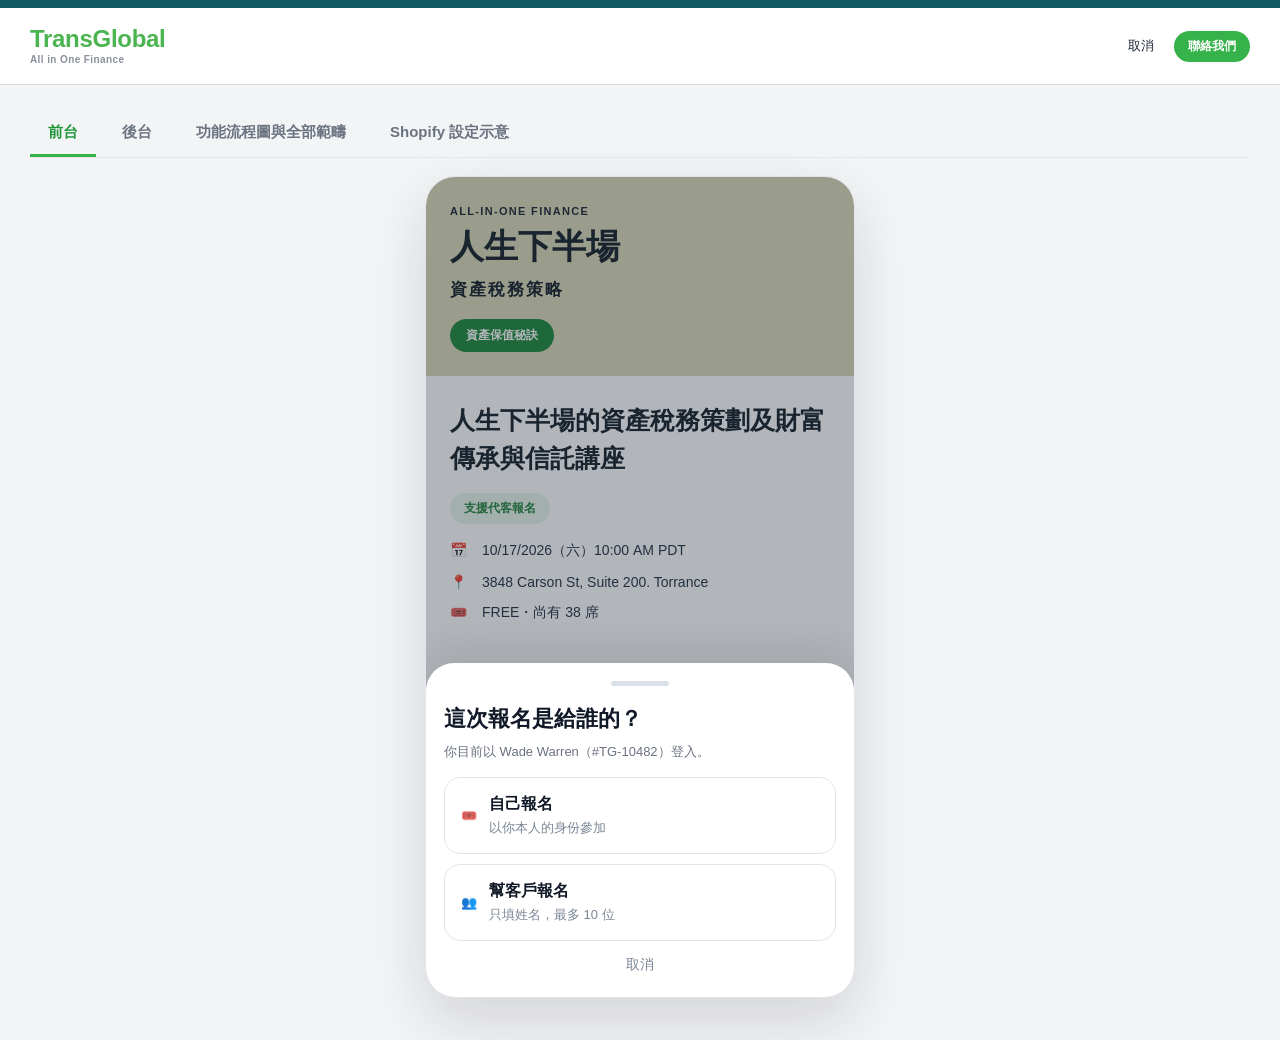
<file: agent-registration-hub/paid.html>
<!DOCTYPE html>
<html lang="zh-Hant">
<head>
  <meta charset="UTF-8" />
  <meta name="viewport" content="width=device-width, initial-scale=1.0" />
  <title>Workshop Registration / Seminar Settings</title>
  <style>
    :root {
      --bg:#f3f4f6; --surface:#fff; --line:#e5e7eb; --line-soft:#eef1f4;
      --text:#111827; --muted:#6b7280; --brand:#36b24a; --brand-dark:#23963a;
      --teal:#0f5a60; --danger:#ef4444; --success-bg:#eefaf0;
      --shadow:0 2px 8px rgba(17,24,39,.04); --radius:8px;
    }
    *{box-sizing:border-box}
    body{margin:0;font-family:-apple-system,BlinkMacSystemFont,"Segoe UI","Noto Sans TC","PingFang TC","Microsoft JhengHei",sans-serif;color:var(--text);background:var(--bg)}
    .top-line{height:8px;background:var(--teal)}
    .site-header{background:#fff;border-bottom:1px solid #d9dde3}
    .site-header .inner,.page-wrap{width:min(1220px,calc(100% - 32px));margin:0 auto}
    .site-header .inner{height:76px;display:flex;align-items:center;justify-content:space-between}
    .logo{font-weight:700;line-height:1;color:#4ab44f;font-size:24px;letter-spacing:-.3px}
    .logo small{display:block;color:#8a919c;font-size:10px;font-weight:600;letter-spacing:.4px;margin-top:4px}
    .header-actions{display:flex;align-items:center;gap:20px;font-size:13px}.link-btn{color:#1f2937;text-decoration:none}
    .pill-btn{border:0;padding:7px 14px;background:var(--brand);color:#fff;border-radius:999px;font-size:12px;font-weight:700;cursor:pointer}
    .page-wrap{padding:26px 0 42px}
    .module-tabs{display:flex;gap:8px;margin-bottom:18px;border-bottom:1px solid var(--line)}
    .module-tab{border:0;background:transparent;padding:12px 18px;font-size:15px;font-weight:800;color:#6b7280;cursor:pointer;border-bottom:3px solid transparent}
    .module-tab.active{color:var(--brand-dark);border-bottom-color:var(--brand)}
    .module-panel{display:none}.module-panel.active{display:block}
    .card{background:var(--surface);border:1px solid var(--line);border-radius:var(--radius);box-shadow:var(--shadow)}

    /* Frontend */
    .front-layout{display:grid;grid-template-columns:minmax(0,760px) 264px;gap:40px;align-items:start}
    .form-card{padding:28px 18px 22px}.form-title{margin:0 0 8px;font-size:18px;font-weight:800}.form-subtitle{margin:0 0 20px;font-size:12px;line-height:1.6;color:var(--muted)}
    .inline-info{display:flex;gap:8px;align-items:flex-start;border:1px solid #5b9dff;border-radius:4px;padding:10px;font-size:12px;color:#375a7f;background:#fbfdff;margin-bottom:18px}
.payment-method{margin:0 0 18px;padding:16px;border:1px solid var(--line);border-radius:6px;background:#fff}
    .payment-title{font-size:13px;font-weight:800;color:#1f2937;margin-bottom:12px}
    .payment-options{display:grid;gap:10px}
    .payment-option{display:flex;align-items:flex-start;gap:10px;padding:12px;border:1px solid #dfe5eb;border-radius:6px;background:#fff;cursor:pointer;transition:.16s ease}
    .payment-option:hover{border-color:#a7d9af;background:#fbfffb}
    .payment-option.active{border-color:var(--brand);background:var(--success-bg)}
    .payment-option input{margin-top:2px;accent-color:var(--brand);flex:0 0 auto}
    .payment-option-copy{font-size:12px;line-height:1.5;color:#374151}
    .payment-option-copy strong{display:block;color:#1f2937;font-size:13px;margin-bottom:2px}
    .payment-hint{color:#6b7280}
    .email-field{display:none}
    .email-field.show{display:block}
    .note-icon{width:16px;height:16px;border-radius:50%;background:#3b82f6;color:#fff;display:inline-grid;place-items:center;font-size:11px;font-weight:700;flex:0 0 16px;margin-top:1px}
    .add-client-bar{display:flex;align-items:center;justify-content:space-between;gap:12px;padding:12px 14px;margin:0 0 14px;border:1px solid #dfe5eb;border-radius:6px;background:#f8faf9}
    .add-client-copy{font-size:12px;color:#6b7280;line-height:1.5}.add-client-copy strong{display:block;color:#263244;font-size:13px;margin-bottom:2px}
    .add-client-btn{border:1px solid var(--brand);background:#fff;color:var(--brand-dark);border-radius:999px;padding:8px 14px;font-size:12px;font-weight:800;cursor:pointer;white-space:nowrap}.add-client-btn:hover{background:var(--success-bg)}.add-client-btn:disabled{cursor:not-allowed;color:#9ca3af;border-color:#d1d5db;background:#f3f4f6}
    .client-tabs{display:flex;gap:8px;flex-wrap:wrap;margin:0 0 16px;padding-bottom:10px;border-bottom:1px solid var(--line)}
    .client-tab{border:1px solid #d7dde5;background:#fff;color:#4b5563;border-radius:999px;padding:7px 14px;font-size:12px;font-weight:700;cursor:pointer}
    .client-tab.active{border-color:var(--brand);background:var(--success-bg);color:var(--brand-dark)}
    .client-card{display:none;border:1px solid var(--line);border-radius:6px;background:#fbfcfd;padding:14px}.client-card.active{display:block}
    .client-card-title{font-size:13px;font-weight:800;color:#1f2937;margin-bottom:14px}
    .field{margin-bottom:14px}.label{display:block;font-size:12px;font-weight:700;margin-bottom:8px;color:#374151}.required:before{content:"* ";color:var(--danger);font-weight:800}
    .input,.select,.textarea{width:100%;height:40px;border:1px solid #d5dbe3;border-radius:4px;padding:0 12px;background:#fff;font-size:13px;color:#111827;outline:none}
    .textarea{height:86px;padding:10px 12px;resize:vertical}.select{appearance:none;background-image:linear-gradient(45deg,transparent 50%,#9ca3af 50%),linear-gradient(135deg,#9ca3af 50%,transparent 50%);background-position:calc(100% - 17px) 17px,calc(100% - 12px) 17px;background-size:5px 5px,5px 5px;background-repeat:no-repeat;color:#6b7280}
    .two-col{display:grid;grid-template-columns:1fr 1fr;gap:14px}.section-divider{height:1px;background:var(--line);margin:18px 0}.custom-head{display:flex;align-items:center;gap:8px;font-size:13px;font-weight:800;margin-bottom:14px}.chip{display:inline-block;background:#e5f6e8;color:#23963a;border-radius:999px;padding:5px 9px;font-size:11px;font-weight:800}
    .summary-card{overflow:hidden;position:sticky;top:24px}.summary-banner{height:112px;padding:18px 22px;position:relative;overflow:hidden;background:linear-gradient(145deg,#ebf4f1 0%,#d9ebf4 100%)}
    .stripe{position:absolute;width:180px;height:18px;opacity:.9;transform:rotate(-35deg);background:linear-gradient(90deg,transparent,#53a6e8,#97d6ff,transparent)}.s1{top:10px;left:-36px}.s2{top:36px;left:28px}.s3{top:64px;left:-16px}
    .coin{position:absolute;border-radius:50%;box-shadow:0 3px 5px rgba(0,0,0,.08);width:26px;height:26px;background:radial-gradient(circle at 35% 35%,#fff2a8 0%,#ffd74d 45%,#e4b824 100%);border:2px solid #f1c63d}.coin.a{right:74px;top:10px}.coin.b{right:28px;bottom:22px;width:22px;height:22px}.coin.c{left:18px;bottom:14px;width:18px;height:18px}
    .banner-title{position:relative;z-index:1;font-weight:900;font-size:15px;line-height:1.05;color:#111827;margin-top:20px}.banner-title span{color:#1479df}
    .summary-body{padding:14px 16px 16px}.summary-title{margin:0 0 12px;font-size:13px;font-weight:800}.summary-row,.summary-total{display:flex;justify-content:space-between;align-items:center;font-size:12px;color:#374151;margin-bottom:10px}.summary-total{padding-top:10px;margin-top:12px;border-top:1px solid var(--line);font-weight:800}.summary-total .price{color:var(--brand);font-size:15px}
    .submit-btn{width:100%;height:40px;border:0;border-radius:999px;background:var(--brand);color:#fff;font-weight:800;font-size:13px;cursor:pointer;margin:6px 0 14px}.summary-copy{font-size:11px;line-height:1.65;color:#374151}


    /* Frontend registration entry step */
    .front-step{display:none}.front-step.active{display:block}
    .event-preview{max-width:760px;margin:0 auto;overflow:hidden}
    .event-hero{background:#dedcc0;padding:30px 30px 26px;border-radius:8px 8px 0 0}
    .event-hero-kicker{font-size:12px;font-weight:800;color:#1f2937;letter-spacing:.12em;margin-bottom:12px}
    .event-hero h2{margin:0 0 12px;font-size:34px;line-height:1.15;color:#17212c}
    .event-hero h3{margin:0 0 18px;font-size:18px;color:#17212c;letter-spacing:.12em}
    .event-chip{display:inline-block;background:#20883d;color:#fff;border-radius:999px;padding:8px 18px;font-size:13px;font-weight:800}
    .event-body{background:#fff;padding:28px 30px 34px;border:1px solid var(--line);border-top:0;border-radius:0 0 8px 8px}
    .event-body h3{margin:0 0 12px;font-size:26px;line-height:1.45;color:#17212c}
    .proxy-badge{display:inline-block;background:#e8f4ea;color:#238441;border-radius:999px;padding:7px 14px;font-size:12px;font-weight:800;margin:4px 0 18px}
    .event-meta{display:grid;gap:12px;font-size:15px;color:#263244}.event-meta-row{display:flex;gap:12px;align-items:flex-start}.event-meta-icon{width:20px}
    .entry-sheet{margin-top:18px;background:#fff;border:1px solid var(--line);border-radius:18px;padding:22px 24px 24px;box-shadow:0 10px 30px rgba(17,24,39,.08)}
    .sheet-handle{width:76px;height:6px;border-radius:999px;background:#dbe1e8;margin:0 auto 20px}
    .entry-sheet h3{margin:0 0 8px;font-size:22px}.entry-sub{font-size:13px;color:var(--muted);margin-bottom:18px}
    .entry-choice{display:flex;align-items:center;gap:14px;width:100%;text-align:left;border:1px solid #dfe5eb;background:#fff;border-radius:12px;padding:18px 20px;margin-bottom:12px;cursor:pointer;transition:.16s ease}
    .entry-choice:hover{border-color:#a7d9af;background:#fbfffb}.entry-choice strong{display:block;font-size:16px;color:#111827;margin-bottom:4px}.entry-choice span{font-size:13px;color:#7b8796}.entry-icon{font-size:26px;line-height:1}
    .entry-cancel{display:block;margin:18px auto 0;border:0;background:transparent;color:#7b8796;font-size:14px;cursor:pointer}
    .back-entry{border:0;background:transparent;color:var(--brand-dark);font-weight:800;font-size:12px;cursor:pointer;padding:0;margin-bottom:12px}

    /* Backend */
    .backend-shell{display:grid;grid-template-columns:220px minmax(0,1fr);gap:18px}
    .backend-nav{padding:14px}.backend-nav h3{font-size:13px;margin:0 0 12px;color:#374151}.backend-nav-item{padding:10px 11px;border-radius:6px;font-size:12px;color:#4b5563;margin-bottom:4px}.backend-nav-item.active{background:var(--success-bg);color:var(--brand-dark);font-weight:800}
    .editor-card{padding:24px}.editor-title{font-size:21px;font-weight:800;margin:0 0 24px;color:#17203b}
    .steps{display:grid;grid-template-columns:auto 1fr auto 1fr auto;gap:12px;align-items:center;margin-bottom:26px}.step{display:flex;align-items:center;gap:9px;font-size:13px;color:#8b93a3;white-space:nowrap}.step.active{color:#1f2a44;font-weight:700}.dot{width:30px;height:30px;border-radius:50%;display:grid;place-items:center;border:1px solid #cbd2dc;background:#fff}.step.done .dot{color:var(--brand);border-color:var(--brand)}.step.active.current .dot{background:var(--brand);color:#fff;border-color:var(--brand)}.bar{height:2px;background:#e6e8ec}.bar.done{background:var(--brand)}
    .helper{font-size:12px;color:#374151;margin-bottom:24px}.helper span{color:#8b93a3;margin-left:8px}
    .segmented{display:inline-flex;background:#f1f3f5;border:1px solid #e2e5ea;border-radius:6px;padding:3px}.segmented button{border:0;background:transparent;padding:7px 14px;font-size:12px;color:#8b93a3;border-radius:4px;cursor:pointer}.segmented button.active{background:#fff;color:#374151;box-shadow:0 1px 3px rgba(0,0,0,.06)}
    .editor-actions{display:flex;justify-content:flex-end;gap:10px;margin-top:24px;padding-top:18px;border-top:1px solid var(--line)}.btn{height:38px;border-radius:999px;padding:0 18px;border:1px solid #dfe3e9;background:#fff;color:#24304a;font-size:13px;cursor:pointer}.btn.primary{background:var(--brand);color:#fff;border-color:var(--brand)}



    /* Scope / Flow */
    .scope-wrap{display:grid;gap:18px}
    .scope-intro{padding:22px 24px}.scope-intro h2{margin:0 0 8px;font-size:20px}.scope-intro p{margin:0;color:var(--muted);font-size:12px;line-height:1.7}
    .scope-grid{display:grid;grid-template-columns:1fr 1fr;gap:18px}
    .scope-card{padding:20px}.scope-card h3{margin:0 0 14px;font-size:15px}.scope-list{margin:0;padding-left:18px;color:#374151;font-size:12px;line-height:1.8}.scope-list strong{color:#111827}
    .flow-section{padding:22px;overflow-x:auto}.flow-section h3{margin:0 0 6px;font-size:16px}.flow-note{margin:0 0 18px;color:var(--muted);font-size:12px;line-height:1.6}
    .flow-lane{display:grid;grid-template-columns:150px repeat(4,minmax(170px,1fr));gap:10px;min-width:930px;align-items:stretch;margin-bottom:12px}
    .flow-lane:last-child{margin-bottom:0}.lane-name{display:flex;align-items:center;justify-content:center;text-align:center;padding:14px;border-radius:8px;background:#f0f7f1;color:var(--brand-dark);font-weight:800;font-size:12px;border:1px solid #d6ecd9}
    .flow-node{position:relative;display:flex;flex-direction:column;justify-content:center;min-height:104px;padding:14px 16px;border:1px solid var(--line);border-radius:8px;background:#fff;box-shadow:var(--shadow);font-size:12px;line-height:1.55;color:#374151}
    .flow-node strong{display:block;color:#111827;font-size:13px;margin-bottom:4px}.flow-node .mini{font-size:11px;color:var(--muted);margin-top:4px}
    .flow-node.arrow:after{content:"→";position:absolute;right:-17px;top:50%;transform:translateY(-50%);color:#9ca3af;font-size:18px;font-weight:700;z-index:2}
    .flow-node.green{border-color:#b8dfbf;background:#f8fff9}.flow-node.blue{border-color:#bcd4ef;background:#f8fbff}.flow-node.orange{border-color:#f2d4a8;background:#fffaf3}
    .flow-node.empty{border-style:dashed;background:#fafafa;color:#9ca3af;align-items:center;text-align:center}
    .logic-card{padding:20px}.logic-title{font-size:14px;font-weight:800;margin-bottom:14px}.logic-table{width:100%;border-collapse:collapse;font-size:12px}.logic-table th,.logic-table td{padding:11px 12px;border:1px solid var(--line);text-align:left;vertical-align:top;line-height:1.55}.logic-table th{background:#f8fafb;color:#374151;font-weight:800}.logic-table td strong{color:#111827}.tag-toc,.tag-tob{display:inline-block;border-radius:999px;padding:3px 8px;font-size:10px;font-weight:800}.tag-toc{background:#edf4ff;color:#2563eb}.tag-tob{background:#eefaf0;color:#23963a}
    @media(max-width:900px){.scope-grid{grid-template-columns:1fr}.flow-section{padding:16px}.flow-lane{grid-template-columns:120px repeat(4,160px)}}

    @media(max-width:900px){.front-layout,.backend-shell{grid-template-columns:1fr}.summary-card{position:static}.two-col{grid-template-columns:1fr}.steps{grid-template-columns:1fr}.bar{display:none}.site-header .inner{height:auto;padding:16px 0;gap:12px}.header-actions{gap:10px}}


    /* PWA mobile presentation for Frontend prototype */
    #frontend{
      width:430px;
      max-width:100%;
      margin:0 auto;
      min-height:820px;
      background:#f6f7f9;
      border:1px solid #e1e5ea;
      border-radius:30px;
      overflow:hidden;
      box-shadow:0 24px 60px rgba(17,24,39,.14);
      position:relative;
    }
    #frontend .front-step{min-height:820px;background:#f6f7f9}
    #frontend .event-preview{max-width:none;min-height:820px;position:relative;background:#fff;overflow:hidden}
    #frontend .event-preview:after{
      content:"";position:absolute;inset:0;background:rgba(31,41,55,.34);z-index:1;pointer-events:none
    }
    #frontend .event-hero{padding:28px 24px 24px;border-radius:0;background:#dcd9b9}
    #frontend .event-hero-kicker{font-size:11px;margin-bottom:10px}
    #frontend .event-hero h2{font-size:34px;margin-bottom:12px}
    #frontend .event-hero h3{font-size:17px;margin-bottom:18px}
    #frontend .event-chip{padding:8px 16px;font-size:12px}
    #frontend .event-body{padding:26px 24px 230px;border:0;border-radius:0}
    #frontend .event-body h3{font-size:25px;line-height:1.5}
    #frontend .event-meta{font-size:14px;gap:14px}
    #frontend .entry-sheet{
      position:absolute;left:0;right:0;bottom:0;z-index:3;margin:0;
      padding:18px 18px 22px;border:0;border-radius:28px 28px 0 0;
      box-shadow:0 -14px 38px rgba(17,24,39,.10);background:#fff
    }
    #frontend .sheet-handle{width:58px;height:5px;margin-bottom:18px}
    #frontend .entry-sheet h3{font-size:22px;margin-bottom:8px}
    #frontend .entry-sub{font-size:13px;line-height:1.5;margin-bottom:16px}
    #frontend .entry-choice{padding:16px;border-radius:16px;margin-bottom:10px;gap:12px}
    #frontend .entry-choice strong{font-size:16px}
    #frontend .entry-choice span{font-size:13px}
    #frontend .entry-icon{font-size:22px}
    #frontend .entry-cancel{margin-top:14px}

    #frontend #proxyRegistrationPage{padding:0 0 84px;background:#f5f6f8}
    #frontend .back-entry{
      width:100%;height:56px;margin:0;padding:0 18px;background:#fff;border-bottom:1px solid var(--line);
      text-align:left;font-size:13px;color:#374151;position:sticky;top:0;z-index:5
    }
    #frontend .front-layout{display:block;width:100%;margin:0}
    #frontend .form-card{border:0;border-radius:0;box-shadow:none;padding:22px 18px 26px;background:#f5f6f8}
    #frontend .form-title{font-size:19px;line-height:1.45;margin-bottom:8px}
    #frontend .form-subtitle{font-size:12px;line-height:1.65;margin-bottom:16px}
    #frontend .inline-info{border-radius:12px;padding:12px;margin-bottom:16px;background:#f8fbff}
    #frontend .payment-method{padding:14px;border-radius:14px;margin-bottom:14px}
    #frontend .payment-title{font-size:14px}
    #frontend .payment-option{padding:13px;border-radius:12px}
    #frontend .payment-option-copy{font-size:12px}
    #frontend .payment-option-copy strong{font-size:13px}
    #frontend .add-client-bar{display:block;padding:14px;border-radius:14px;margin-bottom:12px}
    #frontend .add-client-btn{width:100%;margin-top:10px;height:42px;border-radius:12px}
    #frontend .client-tabs{flex-wrap:nowrap;overflow-x:auto;padding:2px 0 10px;margin-bottom:12px;scrollbar-width:none}
    #frontend .client-tabs::-webkit-scrollbar{display:none}
    #frontend .client-tab{flex:0 0 auto;padding:8px 13px}
    #frontend .client-card{padding:16px;border-radius:16px;background:#fff}
    #frontend .client-card-title{font-size:14px;margin-bottom:16px}
    #frontend .label{font-size:12px}
    #frontend .input,#frontend .select{height:46px;border-radius:10px;font-size:14px}
    #frontend .textarea{height:82px;border-radius:10px;font-size:14px}
    #frontend .two-col{grid-template-columns:1fr 1fr;gap:10px}

    #frontend .summary-card{
      position:static;
      left:auto;
      bottom:auto;
      transform:none;
      z-index:auto;
      width:100%;
      height:auto !important;
      min-height:0 !important;
      max-height:none;
      align-self:auto;
      margin:14px 0 0;
      border-radius:16px;
      border:1px solid #dde3e9;
      box-shadow:none;
      background:#fff;
      overflow:hidden;
    }
    #frontend .summary-banner,#frontend .summary-title,#frontend .summary-copy{display:none}
    #frontend #proxyRegistrationPage:not(.active) .summary-card{display:none}
    #frontend .summary-body{padding:10px 12px;display:grid;grid-template-columns:1fr 1fr auto;gap:8px;align-items:center;height:66px;min-height:0}
    #frontend .summary-row,#frontend .summary-total{margin:0;padding:0;border:0;display:block;font-size:10px;color:#7b8490}
    #frontend .summary-row span,#frontend .summary-total span{display:block}
    #frontend .summary-row span:last-child,#frontend .summary-total .price{font-size:13px;color:#111827;font-weight:800;margin-top:2px}
    #frontend .summary-card .summary-row:nth-of-type(2){display:none}
    #frontend .submit-btn{width:112px;height:44px;margin:0;border-radius:12px;font-size:13px}

    @media(max-width:520px){
      body{background:#fff}
      .page-wrap{width:100%;padding:12px 0 0}
      .module-tabs{width:calc(100% - 24px);margin:0 auto 12px;padding:0 4px;overflow-x:auto}
      .module-tab{padding:10px 12px;white-space:nowrap;font-size:13px}
      .shopify-grid{grid-template-columns:1fr}
      .shopify-settings{position:static}
      .shopify-iframe{height:680px}
      #frontend{width:100%;border:0;border-radius:0;box-shadow:none;min-height:calc(100vh - 60px)}
      #frontend .front-step,#frontend .event-preview{min-height:calc(100vh - 60px)}
      .site-header .inner{padding:12px 16px}
      .site-header .logo{font-size:20px}
      .header-actions{display:none}
      #frontend .summary-card{width:100%;max-width:none}
    }

  
    .shopify-label-row{
      display:flex;
      align-items:center;
      gap:10px;
      padding:14px 18px 10px;
      background:#fff;
      border-bottom:1px solid var(--line);
    }
    .shopify-type-tag{
      display:inline-flex;
      align-items:center;
      justify-content:center;
      min-width:64px;
      padding:7px 12px;
      border-radius:999px;
      font-size:12px;
      font-weight:800;
      letter-spacing:.2px;
      border:1px solid #b9dec1;
      background:#eefaf0;
      color:#23963a;
    }
    .shopify-type-tag.tob{
      border-color:#bfd3ee;
      background:#eef5ff;
      color:#2f6fb0;
    }
    .shopify-type-copy{
      font-size:14px;
      font-weight:700;
      color:#374151;
    }

  </style>
</head>
<body>
  <div class="top-line"></div>
  <header class="site-header">
    <div class="inner">
      <div class="logo">TransGlobal<small>All in One Finance</small></div>
      <div class="header-actions"><a href="#" class="link-btn">取消</a><button class="pill-btn">聯絡我們</button></div>
    </div>
  </header>

  <main class="page-wrap">
    <div class="module-tabs" role="tablist" aria-label="Module tabs">
      <button class="module-tab active" data-module="frontend">前台</button>
      <button class="module-tab" data-module="backend">後台</button>
      <button class="module-tab" data-module="scope">功能流程圖與全部範疇</button>
      <button class="module-tab" data-module="shopify">Shopify 設定示意</button>
    </div>

    <section id="frontend" class="module-panel active">
      <div id="registrationEntry" class="front-step active">
        <div class="event-preview">
          <div class="event-hero">
            <div class="event-hero-kicker">ALL-IN-ONE FINANCE</div>
            <h2>人生下半場</h2>
            <h3>資產稅務策略</h3>
            <span class="event-chip">資產保值秘訣</span>
          </div>
          <div class="event-body">
            <h3>人生下半場的資產稅務策劃及財富傳承與信託講座</h3>
            <span class="proxy-badge">支援代客報名</span>
            <div class="event-meta">
              <div class="event-meta-row"><span class="event-meta-icon">📅</span><span>10/17/2026（六）10:00 AM PDT</span></div>
              <div class="event-meta-row"><span class="event-meta-icon">📍</span><span>3848 Carson St, Suite 200. Torrance</span></div>
              <div class="event-meta-row"><span class="event-meta-icon">🎟️</span><span>FREE・尚有 38 席</span></div>
            </div>
          </div>
          <div class="entry-sheet">
            <div class="sheet-handle"></div>
            <h3>這次報名是給誰的？</h3>
            <div class="entry-sub">你目前以 Wade Warren（#TG-10482）登入。</div>
            <button type="button" class="entry-choice">
              <span class="entry-icon">🎟️</span>
              <span><strong>自己報名</strong>以你本人的身份參加</span>
            </button>
            <button type="button" id="proxyRegistrationBtn" class="entry-choice">
              <span class="entry-icon">👥</span>
              <span><strong>幫客戶報名</strong>只填姓名，最多 10 位</span>
            </button>
            <button type="button" class="entry-cancel">取消</button>
          </div>
        </div>
      </div>

      <div id="proxyRegistrationPage" class="front-step">
        <button type="button" id="backToRegistrationEntry" class="back-entry">← 回到報名對象選擇</button>
      <div class="front-layout">
        <div class="card form-card">
          <h2 class="form-title">Page 4｜代客報名頁（Paid seminar 情境）</h2>
          <p class="form-subtitle">只需要姓名。系統不會儲存客戶的聯絡方式，也不會主動與他們聯繫。</p>
          <div class="inline-info"><span class="note-icon">i</span><span>此活動已設定 <strong>Agent Proxy Registration</strong> 專用 Form，下方 Custom Form 欄位取用代客報名版本。</span></div>

          <div class="payment-method">
            <div class="payment-title">選擇付款方式</div>
            <div class="payment-options">
              <label class="payment-option active" data-payment="agent">
                <input type="radio" name="paymentMethod" value="agent" checked>
                <span class="payment-option-copy"><strong>1. 我代為幫客戶付款</strong><span class="payment-hint">不需留下客戶 Email。</span></span>
              </label>
              <label class="payment-option" data-payment="customer">
                <input type="radio" name="paymentMethod" value="customer">
                <span class="payment-option-copy"><strong>2. 客戶自行付款</strong><span class="payment-hint">因需要提供付款連結給客戶，選擇此項目後，每位客戶皆需留下 Email。</span></span>
              </label>
            </div>
          </div>

          <div class="add-client-bar">
            <div class="add-client-copy"><strong>代客報名</strong><span id="clientCountCopy">目前 1 位客戶，最多可新增至 10 位。</span></div>
            <button type="button" id="addClientBtn" class="add-client-btn">＋ 新增更多客戶</button>
          </div>
          <div id="clientTabs" class="client-tabs"><button class="client-tab active" data-client="1">客戶 1</button></div>
          <div id="clientCards">
          <div class="client-card active" data-client="1">
            <div class="client-card-title">客戶 1</div>
            <div class="two-col">
              <div class="field"><label class="label required">First name</label><input class="input" placeholder="請輸入"></div>
              <div class="field"><label class="label required">Last name</label><input class="input" placeholder="請輸入"></div>
            </div>
            <div class="field email-field"><label class="label required">Email</label><input class="input client-email" type="email" placeholder="請輸入客戶 Email"></div>
            <div class="field"><label class="label">Note（選填）</label><textarea class="textarea" placeholder="例如：王太太的先生、公司同事"></textarea></div>
            <div class="section-divider"></div>
            <div class="custom-head">Custom Form <span class="chip">Agent Proxy</span></div>
            <div class="field" style="margin-bottom:0"><label class="label">您目前最關心的議題</label><select class="select"><option>請選擇</option><option>退休規劃</option><option>保險配置</option><option>資產傳承</option></select></div>
          </div>
          </div>
        </div>

        <aside class="card summary-card">
          <div class="summary-banner"><div class="stripe s1"></div><div class="stripe s2"></div><div class="stripe s3"></div><div class="coin a"></div><div class="coin b"></div><div class="coin c"></div><div class="banner-title"><span>AGENT</span> PROXY<br>REGISTRATION</div></div>
          <div class="summary-body"><h3 class="summary-title">摘要</h3><div class="summary-row"><span>報名人數</span><span id="summaryClientCount">1 位</span></div><div class="summary-row"><span>票種</span><span>FREE</span></div><div class="summary-total"><span>總計</span><span class="price">FREE</span></div><button class="submit-btn">送出</button><div class="summary-copy"><strong>說明：</strong>送出申請前，請再次確認代客報名資料是否正確。</div></div>
        </aside>
      </div>
      </div>
    </section>

    <section id="backend" class="module-panel">
      <div class="backend-shell">
        <aside class="card backend-nav">
          <h3>Events</h3>
          <div class="backend-nav-item active">Seminar</div>
          <div class="backend-nav-item">Campaigns</div>
          <div class="backend-nav-item">Tracking</div>
          <div class="backend-nav-item">Tickets</div>
          <div class="backend-nav-item">Forms</div>
          <div class="backend-nav-item">Settings</div>
        </aside>

        <section class="card editor-card">
          <h2 class="editor-title">Edit a seminar</h2>
          <div class="steps">
            <div class="step done"><div class="dot">✓</div><span>Basic Info</span></div><div class="bar done"></div>
            <div class="step active current"><div class="dot">2</div><span>Tickets</span></div><div class="bar"></div>
            <div class="step"><div class="dot">3</div><span>Register Form</span></div>
          </div>
          <div class="helper">Preview your event to make sure everything looks right before publishing. <span>↗ Preview your event</span></div>
          <div class="field"><label class="label required">Select ticket</label><div class="segmented"><button id="freeBtn">Free</button><button id="paidBtn" class="active">Paid</button></div></div>
          <div class="field"><label class="label required" for="customerLink">Shopify marketplace link (for customer)</label><input id="customerLink" class="input" type="url" value="https://transglobalus.myshopify.com/zh-tw/products/customer-ticket"></div>
          <div class="field"><label class="label required" for="agentLink">Shopify marketplace link (for agent/ agent's customer)</label><input id="agentLink" class="input" type="url" value="https://transglobalus.myshopify.com/zh-tw/products/agent-ticket"></div>
          <div class="field"><label class="label" for="ticketInfo">Ticket info</label><textarea id="ticketInfo" class="textarea" placeholder="Please enter"></textarea></div>
          <div class="editor-actions"><button class="btn">Cancel</button><button class="btn">Previous</button><button class="btn primary">Next</button></div>
        </section>
      </div>
    </section>


    <section id="scope" class="module-panel">
      <div class="scope-wrap">
        <section class="card scope-intro">
          <h2>Paid Seminar｜Agent 代客報名功能流程與範疇</h2>
          <p>此頁整理本次 Paid Seminar 代客報名的後台設定、前台付款選擇，以及 To C / To B 三種通知信流程。</p>
        </section>

        <div class="scope-grid">
          <section class="card scope-card">
            <h3>1. 後台建立 Paid Seminar</h3>
            <ul class="scope-list">
              <li>Paid Seminar 可分別設定 <strong>To C Shopify marketplace link</strong> 與 <strong>To B Shopify marketplace link</strong>。</li>
              <li><strong>To C link</strong>：沿用現況，提供一般客戶自行報名後付款。</li>
              <li><strong>To B link</strong>：本次新增，適用 Agent 代客報名情境；審核通過後依付款對象帶入此連結。</li>
            </ul>
          </section>
          <section class="card scope-card">
            <h3>2. 前台 Agent 代客報名</h3>
            <ul class="scope-list">
              <li>Agent 進入代客報名後，先選擇付款方式。</li>
              <li><strong>Agent 自行付款</strong>：不需填寫客戶 Email。</li>
              <li><strong>客戶自行付款</strong>：每位客戶 Email 必填，系統用於寄送付款連結。</li>
            </ul>
          </section>
        </div>

        <section class="card flow-section">
          <h3>功能流程圖</h3>
          <p class="flow-note">從 Paid Seminar 建立 → 前台報名 → 審核通過 → 付款驗證 → QR Code 通知。</p>

          <div class="flow-lane">
            <div class="lane-name">後台設定</div>
            <div class="flow-node arrow green"><strong>建立 Paid Seminar</strong><span>Ticket type = Paid</span></div>
            <div class="flow-node arrow"><strong>設定 To C Link</strong><span>Shopify marketplace link (for customer)</span></div>
            <div class="flow-node arrow"><strong>設定 To B Link</strong><span>Shopify marketplace link (for agent / agent's customer)</span></div>
            <div class="flow-node green"><strong>發布活動</strong><span>前台依報名類型與付款方式套用對應流程</span></div>
          </div>

          <div class="flow-lane">
            <div class="lane-name">To C<br>一般客戶</div>
            <div class="flow-node arrow blue"><strong>客戶自行報名</strong><span>送出 Paid Seminar 報名</span></div>
            <div class="flow-node arrow"><strong>1) 報名送出</strong><span class="mini">寄給客戶</span></div>
            <div class="flow-node arrow"><strong>2) 審核通過</strong><span>提供 <span class="tag-toc">To C Link</span></span><span class="mini">寄給客戶</span></div>
            <div class="flow-node blue"><strong>3) 付款驗證通過</strong><span>收到 QR Code</span><span class="mini">寄給客戶</span></div>
          </div>

          <div class="flow-lane">
            <div class="lane-name">To B<br>Agent 付款</div>
            <div class="flow-node arrow green"><strong>Agent 代客報名</strong><span>付款方式：我代為幫客戶付款</span></div>
            <div class="flow-node arrow"><strong>1) 報名送出</strong><span class="mini">寄給 Agent</span></div>
            <div class="flow-node arrow"><strong>2) 審核通過</strong><span>提供 <span class="tag-tob">To B Link</span></span><span class="mini">寄給 Agent</span></div>
            <div class="flow-node green"><strong>3) 付款驗證通過</strong><span>收到 QR Code</span><span class="mini">寄給 Agent</span></div>
          </div>

          <div class="flow-lane">
            <div class="lane-name">To B<br>客戶付款</div>
            <div class="flow-node arrow orange"><strong>Agent 代客報名</strong><span>付款方式：客戶自行付款</span><span class="mini">客戶 Email 必填</span></div>
            <div class="flow-node arrow"><strong>1) 報名送出</strong><span class="mini">只寄給 Agent</span></div>
            <div class="flow-node arrow"><strong>2) 審核通過</strong><span>提供 <span class="tag-tob">To B Link</span></span><span class="mini">寄給客戶</span></div>
            <div class="flow-node orange"><strong>3) 付款驗證通過</strong><span>收到 QR Code</span><span class="mini">Agent 與客戶皆收到</span></div>
          </div>
        </section>

        <section class="card logic-card">
          <div class="logic-title">通知(email/pwa)與 Shopify Link Mapping</div>
          <table class="logic-table">
            <thead><tr><th>情境</th><th>Step 1｜報名送出</th><th>Step 2｜審核通過</th><th>Step 3｜付款驗證通過</th></tr></thead>
            <tbody>
              <tr><td><span class="tag-toc">To C</span><br><strong>一般客戶自行報名</strong></td><td>寄給客戶</td><td>寄給客戶<br>提供 To C Shopify link</td><td>寄給客戶<br>提供 QR Code</td></tr>
              <tr><td><span class="tag-tob">To B</span><br><strong>Agent 代客報名／Agent 付款</strong></td><td>寄給 Agent</td><td>寄給 Agent<br>提供 To B Shopify link</td><td>寄給 Agent<br>提供 QR Code</td></tr>
              <tr><td><span class="tag-tob">To B</span><br><strong>Agent 代客報名／客戶付款</strong></td><td>只寄給 Agent</td><td>客戶：收到 To B Shopify link<br>Agent：Email / PWA 通知「客戶已收到付款連結」</td><td>客戶：收到入場 QR Code<br>Agent：Email / PWA 通知「客戶繳款成功，已可領取入場 QR Code」</td></tr>
            </tbody>
          </table>
        </section>
      </div>
    </section>

    <section id="shopify" class="module-panel">
      <div class="shopify-wrap">
        <div class="shopify-grid" style="grid-template-columns:1fr;">
          <section class="card shopify-preview">
            <div class="shopify-label-row">
              <span class="shopify-type-tag">To C</span>
              <span class="shopify-type-copy">Customer Shopify product page</span>
            </div>
            <img src="[data-uri]" alt="To C Shopify product page" style="display:block;width:auto;max-width:min(100%,900px);height:auto;margin:0 auto;background:#fff;image-rendering:auto;">
          </section>

          <section class="card shopify-preview" style="margin-top:24px;">
            <div class="shopify-label-row">
              <span class="shopify-type-tag tob">To B</span>
              <span class="shopify-type-copy">Agent / Agent’s Customer Shopify product page</span>
            </div>
            <img src="[data-uri]" alt="To B Shopify product page" style="display:block;width:auto;max-width:min(100%,900px);height:auto;margin:0 auto;background:#fff;image-rendering:auto;">
          </section>

        </div>
      </div>
    </section>

  </main>

  <script>
    const moduleTabs=document.querySelectorAll('.module-tab');
    const modulePanels=document.querySelectorAll('.module-panel');
    moduleTabs.forEach(tab=>tab.addEventListener('click',()=>{moduleTabs.forEach(t=>t.classList.toggle('active',t===tab));modulePanels.forEach(p=>p.classList.toggle('active',p.id===tab.dataset.module));}));

    const registrationEntry=document.getElementById('registrationEntry');
    const proxyRegistrationPage=document.getElementById('proxyRegistrationPage');
    const proxyRegistrationBtn=document.getElementById('proxyRegistrationBtn');
    const backToRegistrationEntry=document.getElementById('backToRegistrationEntry');
    function showFrontendStep(step){
      registrationEntry.classList.toggle('active',step==='entry');
      proxyRegistrationPage.classList.toggle('active',step==='proxy');
      window.scrollTo({top:0,behavior:'smooth'});
    }
    proxyRegistrationBtn.addEventListener('click',()=>showFrontendStep('proxy'));
    backToRegistrationEntry.addEventListener('click',()=>showFrontendStep('entry'));
    const freeBtn=document.getElementById('freeBtn'), paidBtn=document.getElementById('paidBtn');
    [freeBtn,paidBtn].forEach(btn=>btn.addEventListener('click',()=>{freeBtn.classList.toggle('active',btn===freeBtn);paidBtn.classList.toggle('active',btn===paidBtn);}));

    const paymentOptions=document.querySelectorAll('.payment-option');
    const paymentRadios=document.querySelectorAll('input[name="paymentMethod"]');

    function syncPaymentMethod(){
      const selected=document.querySelector('input[name="paymentMethod"]:checked')?.value || 'agent';
      paymentOptions.forEach(option=>option.classList.toggle('active',option.dataset.payment===selected));
      document.querySelectorAll('.email-field').forEach(field=>field.classList.toggle('show',selected==='customer'));
      document.querySelectorAll('.client-email').forEach(input=>{input.required=selected==='customer';});
    }

    paymentRadios.forEach(radio=>radio.addEventListener('change',syncPaymentMethod));

    const addClientBtn=document.getElementById('addClientBtn');
    const clientTabs=document.getElementById('clientTabs');
    const clientCards=document.getElementById('clientCards');
    const clientCountCopy=document.getElementById('clientCountCopy');
    const summaryClientCount=document.getElementById('summaryClientCount');
    let clientCount=1;

    function activateClient(number){
      clientTabs.querySelectorAll('.client-tab').forEach(tab=>tab.classList.toggle('active',Number(tab.dataset.client)===number));
      clientCards.querySelectorAll('.client-card').forEach(card=>card.classList.toggle('active',Number(card.dataset.client)===number));
    }

    function createClientCard(number){
      const card=document.createElement('div');
      card.className='client-card';
      card.dataset.client=number;
      card.innerHTML=`
        <div class="client-card-title">客戶 ${number}</div>
        <div class="two-col">
          <div class="field"><label class="label required">First name</label><input class="input" placeholder="請輸入"></div>
          <div class="field"><label class="label required">Last name</label><input class="input" placeholder="請輸入"></div>
        </div>
        <div class="field email-field"><label class="label required">Email</label><input class="input client-email" type="email" placeholder="請輸入客戶 Email"></div>
        <div class="field"><label class="label">Note（選填）</label><textarea class="textarea" placeholder="例如：王太太的先生、公司同事"></textarea></div>
        <div class="section-divider"></div>
        <div class="custom-head">Custom Form <span class="chip">Agent Proxy</span></div>
        <div class="field" style="margin-bottom:0"><label class="label">您目前最關心的議題</label><select class="select"><option>請選擇</option><option>退休規劃</option><option>保險配置</option><option>資產傳承</option></select></div>`;
      return card;
    }

    addClientBtn.addEventListener('click',()=>{
      if(clientCount>=10) return;
      clientCount+=1;
      const tab=document.createElement('button');
      tab.type='button';
      tab.className='client-tab';
      tab.dataset.client=clientCount;
      tab.textContent=`客戶 ${clientCount}`;
      const tabNumber=clientCount; tab.addEventListener('click',()=>activateClient(tabNumber));
      clientTabs.appendChild(tab);
      clientCards.appendChild(createClientCard(clientCount));
      syncPaymentMethod();
      clientCountCopy.textContent=`目前 ${clientCount} 位客戶，最多可新增至 10 位。`;
      summaryClientCount.textContent=`${clientCount} 位`;
      if(clientCount>=10){ addClientBtn.disabled=true; addClientBtn.textContent='已達 10 位上限'; }
      activateClient(clientCount);
    });

    clientTabs.querySelectorAll('.client-tab').forEach(tab=>tab.addEventListener('click',()=>activateClient(Number(tab.dataset.client))));
    syncPaymentMethod();
  </script>
</body>
</html>
</file>
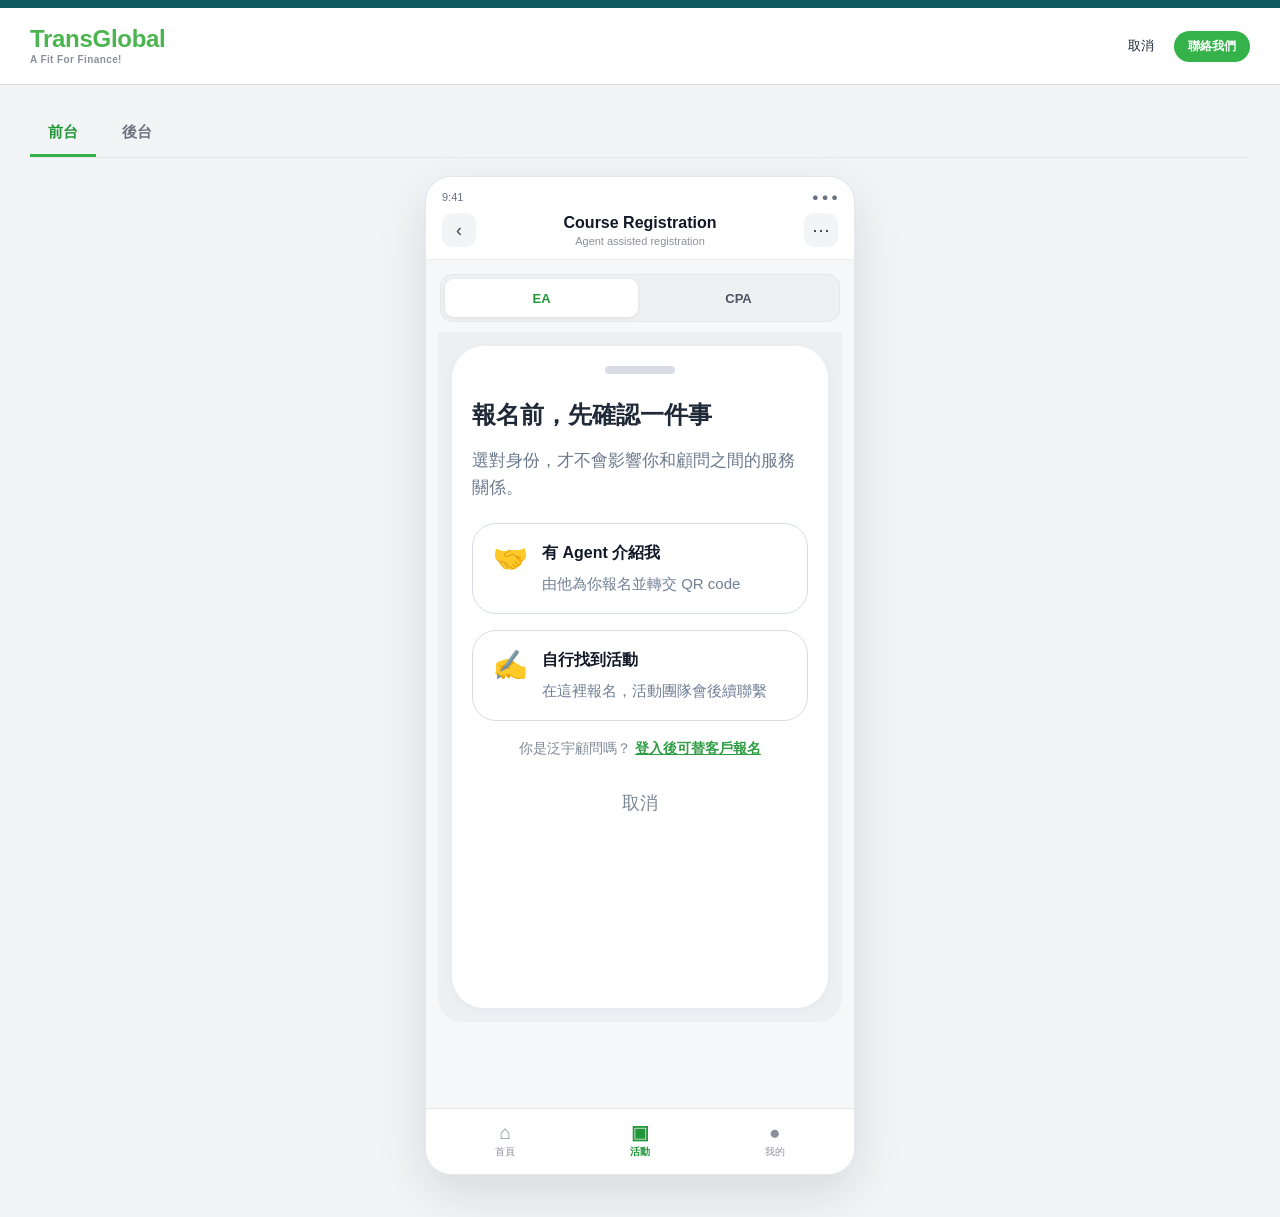
<file: paid-seminar-prototype/course.html>
<!DOCTYPE html>
<html lang="zh-Hant">
<head>
  <meta charset="UTF-8" />
  <meta name="viewport" content="width=device-width, initial-scale=1.0" />
  <title>Workshop Registration Tabs Mockup</title>
  <style>
    :root {
      --bg: #f3f4f6;
      --surface: #ffffff;
      --line: #e5e7eb;
      --line-soft: #eef1f4;
      --text: #111827;
      --muted: #6b7280;
      --brand: #36b24a;
      --brand-dark: #23963a;
      --teal: #0f5a60;
      --danger: #ef4444;
      --input-bg: #fff;
      --success-bg: #eefaf0;
      --success-line: #35b24a;
      --shadow: 0 2px 8px rgba(17,24,39,.04);
      --radius: 8px;
    }

    * { box-sizing: border-box; }

    body {
      margin: 0;
      font-family: -apple-system, BlinkMacSystemFont, "Segoe UI", "Noto Sans TC", "PingFang TC", "Microsoft JhengHei", sans-serif;
      color: var(--text);
      background: var(--bg);
    }

    .top-line {
      height: 8px;
      background: var(--teal);
    }

    .site-header {
      background: #fff;
      border-bottom: 1px solid #d9dde3;
    }

    .site-header .inner,
    .page-wrap {
      width: min(1220px, calc(100% - 32px));
      margin: 0 auto;
    }

    .site-header .inner {
      height: 76px;
      display: flex;
      align-items: center;
      justify-content: space-between;
    }

    .logo {
      font-weight: 700;
      line-height: 1;
      color: #4ab44f;
      font-size: 24px;
      letter-spacing: -.3px;
    }

    .logo small {
      display: block;
      color: #8a919c;
      font-size: 10px;
      font-weight: 600;
      letter-spacing: .4px;
      margin-top: 4px;
    }

    .header-actions {
      display: flex;
      align-items: center;
      gap: 20px;
      font-size: 13px;
    }

    .link-btn {
      color: #1f2937;
      text-decoration: none;
    }

    .pill-btn {
      border: 0;
      padding: 7px 14px;
      background: var(--brand);
      color: #fff;
      border-radius: 999px;
      font-size: 12px;
      font-weight: 700;
      cursor: pointer;
    }

    .page-wrap {
      padding: 26px 0 42px;
    }

    .page-title {
      margin: 0 0 14px;
      font-size: 18px;
      font-weight: 700;
    }

    .course-tabs {
      display: inline-flex;
      background: #fff;
      border: 1px solid var(--line);
      border-radius: 10px;
      padding: 4px;
      gap: 4px;
      box-shadow: var(--shadow);
      margin-bottom: 18px;
    }

    .course-tab {
      border: 0;
      background: transparent;
      color: #4b5563;
      padding: 9px 20px;
      border-radius: 8px;
      font-size: 14px;
      font-weight: 700;
      cursor: pointer;
    }

    .course-tab.active {
      background: var(--brand);
      color: #fff;
    }

    .panel { display: none; }
    .panel.active { display: block; }

    .layout {
      display: grid;
      grid-template-columns: minmax(0, 760px) 264px;
      gap: 40px;
      align-items: start;
    }

    .card {
      background: var(--surface);
      border: 1px solid var(--line);
      border-radius: var(--radius);
      box-shadow: var(--shadow);
    }

    .form-card {
      padding: 28px 18px 22px;
    }

    .section-title {
      margin: 0 0 18px;
      font-size: 28px;
      font-weight: 800;
    }

    .form-title {
      margin: 0 0 20px;
      font-size: 18px;
      font-weight: 800;
    }

    .field { margin-bottom: 14px; }

    .label {
      display: block;
      font-size: 12px;
      font-weight: 700;
      margin-bottom: 8px;
      color: #374151;
    }

    .label.required::before {
      content: "* ";
      color: var(--danger);
      font-weight: 800;
    }

    .input,
    .select,
    .textarea {
      width: 100%;
      height: 40px;
      border: 1px solid #d5dbe3;
      border-radius: 4px;
      padding: 0 12px;
      background: var(--input-bg);
      font-size: 13px;
      color: #111827;
      outline: none;
    }

    .textarea {
      height: 86px;
      padding: 10px 12px;
      resize: vertical;
    }

    .select {
      appearance: none;
      background-image:
        linear-gradient(45deg, transparent 50%, #9ca3af 50%),
        linear-gradient(135deg, #9ca3af 50%, transparent 50%);
      background-position:
        calc(100% - 17px) 17px,
        calc(100% - 12px) 17px;
      background-size: 5px 5px, 5px 5px;
      background-repeat: no-repeat;
      color: #6b7280;
    }

    .inline-note {
      height: 34px;
      display: flex;
      align-items: center;
      border: 1px solid #5b9dff;
      border-radius: 4px;
      padding: 0 10px;
      font-size: 12px;
      color: #375a7f;
      background: #fbfdff;
      margin-top: -2px;
      margin-bottom: 10px;
    }

    .note-icon {
      width: 16px;
      height: 16px;
      border-radius: 50%;
      background: #3b82f6;
      color: #fff;
      display: inline-grid;
      place-items: center;
      font-size: 11px;
      font-weight: 700;
      margin-right: 8px;
      flex-shrink: 0;
    }

    .phone-group {
      display: grid;
      grid-template-columns: 108px minmax(0, 1fr);
      gap: 8px;
    }

    .chip-row,
    .radio-row,
    .checkbox-row {
      display: flex;
      flex-wrap: wrap;
      gap: 18px;
      align-items: center;
      min-height: 22px;
      padding: 2px 0;
    }

    .choice {
      display: inline-flex;
      align-items: center;
      gap: 6px;
      font-size: 12px;
      color: #4b5563;
    }

    .dot-radio,
    .dot-check {
      width: 12px;
      height: 12px;
      border: 1.5px solid #c0c7d0;
      border-radius: 50%;
      position: relative;
      flex-shrink: 0;
      background: #fff;
    }

    .dot-radio.active {
      border-color: var(--brand);
    }

    .dot-radio.active::after {
      content: "";
      position: absolute;
      inset: 2px;
      border-radius: 50%;
      background: var(--brand);
    }

    .dot-check {
      border-radius: 3px;
    }

    .dot-check.active {
      border-color: var(--brand);
      background: #f5fff7;
    }

    .dot-check.active::after {
      content: "✓";
      position: absolute;
      inset: -2px 0 0 1px;
      font-size: 10px;
      color: var(--brand);
      font-weight: 800;
    }

    .divider {
      border-top: 1px solid var(--line);
      margin: 20px 0 18px;
    }

    .qr-block {
      display: grid;
      grid-template-columns: 112px minmax(0, 1fr);
      gap: 16px;
      align-items: start;
      margin: 8px 0 14px;
    }

    .qr {
      width: 112px;
      height: 112px;
      border: 1px solid #cfd5dc;
      border-radius: 4px;
      background:
        linear-gradient(90deg, #111 10%, transparent 10% 20%, #111 20% 30%, transparent 30% 40%, #111 40% 50%, transparent 50% 60%, #111 60% 70%, transparent 70% 80%, #111 80% 90%, transparent 90%),
        linear-gradient(#111 10%, transparent 10% 20%, #111 20% 30%, transparent 30% 40%, #111 40% 50%, transparent 50% 60%, #111 60% 70%, transparent 70% 80%, #111 80% 90%, transparent 90%);
      background-size: 16px 16px;
      background-color: #fff;
      position: relative;
      overflow: hidden;
    }

    .qr::after {
      content: "QR";
      position: absolute;
      inset: auto 8px 8px auto;
      background: rgba(255,255,255,.94);
      color: #111827;
      font-weight: 800;
      font-size: 11px;
      padding: 1px 4px;
      border-radius: 3px;
    }

    .qr-copy {
      font-size: 11px;
      color: #4b5563;
      line-height: 1.65;
    }

    .qr-copy b,
    .qr-copy strong {
      color: #1f2937;
    }

    .qr-copy .green {
      color: var(--brand);
      font-weight: 700;
    }

    .upload-box {
      height: 120px;
      border: 1px dashed #d7dde5;
      border-radius: 4px;
      display: grid;
      place-items: center;
      color: #6b7280;
      font-size: 12px;
      text-align: center;
      background: #fff;
    }

    .upload-box .cloud {
      width: 28px;
      height: 28px;
      border-radius: 50%;
      display: inline-grid;
      place-items: center;
      background: #eef2f7;
      margin: 0 auto 8px;
      font-size: 15px;
    }

    .helper {
      margin-top: 6px;
      font-size: 11px;
      color: #9ca3af;
      line-height: 1.5;
    }

    .consent-box {
      border: 1px solid var(--success-line);
      background: var(--success-bg);
      border-radius: 4px;
      padding: 12px 12px 10px;
      margin: 8px 0 14px;
    }

    .consent-head {
      display: flex;
      align-items: flex-start;
      gap: 10px;
      font-size: 12px;
      color: #4b5563;
    }

    .consent-head strong {
      display: block;
      color: #111827;
      margin-bottom: 4px;
    }

    .tiny-copy {
      font-size: 11px;
      line-height: 1.65;
      color: #4b5563;
      margin-bottom: 10px;
    }

    .tiny-copy .tag {
      display: inline-block;
      color: #1f7a2e;
      background: #e6f6e9;
      border-radius: 4px;
      padding: 0 4px;
      font-size: 10px;
      font-weight: 700;
      margin-right: 4px;
    }

    .linkish {
      color: #1f7a2e;
      text-decoration: underline;
      font-weight: 700;
    }

    .extra-clients {
      display: grid;
      gap: 18px;
      margin-top: 18px;
    }

    .summary-wrap {
      align-self: start;
      position: sticky;
      top: 24px;
    }

    .form-card > .divider {
      margin-top: 24px;
    }

    .summary-card {
      padding: 0;
      overflow: hidden;
    }

    .summary-banner {
      height: 112px;
      padding: 18px 22px;
      position: relative;
      overflow: hidden;
      background: linear-gradient(145deg, #eaf5f3 0%, #dbedf1 100%);
    }

    .summary-banner.ea {
      background:
        linear-gradient(145deg, #ebf4f1 0%, #d9ebf4 100%);
    }

    .summary-banner.cpa {
      background:
        linear-gradient(145deg, #ecf4e6 0%, #e6efe1 100%);
    }

    .stripe {
      position: absolute;
      width: 180px;
      height: 18px;
      opacity: .9;
      transform: rotate(-35deg);
      background: linear-gradient(90deg, transparent, #53a6e8, #97d6ff, transparent);
    }

    .cpa .stripe {
      background: linear-gradient(90deg, transparent, #9ac54c, #cfe681, transparent);
    }

    .s1 { top: 10px; left: -36px; }
    .s2 { top: 36px; left: 28px; }
    .s3 { top: 64px; left: -16px; }

    .coin, .calc {
      position: absolute;
      border-radius: 50%;
      box-shadow: 0 3px 5px rgba(0,0,0,.08);
    }

    .coin {
      width: 26px;
      height: 26px;
      background: radial-gradient(circle at 35% 35%, #fff2a8 0%, #ffd74d 45%, #e4b824 100%);
      border: 2px solid #f1c63d;
    }

    .coin.a { right: 74px; top: 10px; }
    .coin.b { right: 28px; bottom: 22px; width: 22px; height: 22px; }
    .coin.c { left: 18px; bottom: 14px; width: 18px; height: 18px; }

    .calc {
      right: 12px;
      top: 22px;
      width: 42px;
      height: 54px;
      border-radius: 8px;
      background: linear-gradient(180deg, #66b2e8, #4e99cf);
      border: 1px solid rgba(0,0,0,.05);
    }

    .calc::before {
      content: "";
      position: absolute;
      left: 8px;
      top: 8px;
      width: 24px;
      height: 10px;
      border-radius: 3px;
      background: rgba(255,255,255,.7);
    }

    .calc::after {
      content: "";
      position: absolute;
      left: 8px;
      top: 24px;
      width: 24px;
      height: 18px;
      background-image: radial-gradient(circle, rgba(255,255,255,.9) 38%, transparent 42%);
      background-size: 8px 8px;
      background-position: 0 0;
    }

    .banner-title {
      position: relative;
      z-index: 1;
      font-weight: 900;
      font-size: 15px;
      line-height: 1.02;
      letter-spacing: -.2px;
      color: #111827;
      margin-top: 20px;
    }

    .banner-title span {
      color: #1479df;
    }

    .summary-banner.cpa .banner-title span {
      color: #2c9a20;
    }

    .summary-body {
      padding: 14px 16px 16px;
    }

    .summary-title {
      margin: 0 0 12px;
      font-size: 13px;
      font-weight: 800;
    }

    .summary-row,
    .summary-total {
      display: flex;
      justify-content: space-between;
      align-items: center;
      font-size: 12px;
      color: #374151;
      margin-bottom: 10px;
    }

    .summary-total {
      padding-top: 10px;
      margin-top: 12px;
      border-top: 1px solid var(--line);
      font-weight: 800;
    }

    .summary-total .price {
      color: var(--brand);
      font-size: 15px;
    }

    .submit-btn {
      width: 100%;
      height: 34px;
      border: 0;
      border-radius: 999px;
      background: var(--brand);
      color: #fff;
      font-size: 12px;
      font-weight: 800;
      margin: 10px 0 14px;
      cursor: pointer;
    }

    .summary-copy {
      font-size: 11px;
      line-height: 1.65;
      color: #374151;
    }

    .summary-copy strong {
      display: block;
      margin-bottom: 5px;
    }



    .module-tabs {
      display: flex;
      gap: 8px;
      margin-bottom: 18px;
      border-bottom: 1px solid var(--line);
    }

    .module-tab {
      border: 0;
      background: transparent;
      padding: 12px 18px;
      font-size: 15px;
      font-weight: 800;
      color: #6b7280;
      cursor: pointer;
      border-bottom: 3px solid transparent;
    }

    .module-tab.active {
      color: var(--brand-dark);
      border-bottom-color: var(--brand);
    }

    .module-panel { display: none; }
    .module-panel.active { display: block; }

    .course-tabs {
      display: inline-flex;
      background: #fff;
      border: 1px solid var(--line);
      border-radius: 10px;
      padding: 4px;
      gap: 4px;
      box-shadow: var(--shadow);
      margin-bottom: 18px;
    }

    .course-tab {
      border: 0;
      background: transparent;
      color: #4b5563;
      padding: 9px 20px;
      border-radius: 8px;
      font-size: 14px;
      font-weight: 700;
      cursor: pointer;
    }

    .course-tab.active {
      background: var(--brand);
      color: #fff;
    }

    .add-client-bar {
      display: flex;
      justify-content: space-between;
      align-items: center;
      gap: 12px;
      margin: -4px 0 18px;
      padding: 12px 14px;
      border: 1px solid #dcefe0;
      background: #f7fcf8;
      border-radius: 6px;
    }

    .add-client-copy {
      font-size: 12px;
      color: #4b5563;
      line-height: 1.45;
    }

    .add-client-copy strong {
      display: block;
      color: #1f2937;
      margin-bottom: 2px;
    }

    .add-client-btn {
      border: 1px solid var(--brand);
      background: #fff;
      color: var(--brand-dark);
      border-radius: 6px;
      padding: 8px 12px;
      font-size: 12px;
      font-weight: 800;
      cursor: pointer;
      white-space: nowrap;
    }

    .add-client-btn:disabled {
      cursor: not-allowed;
      opacity: .45;
    }

    .extra-clients {
      display: grid;
      gap: 14px;
      margin-bottom: 18px;
    }

    .client-card-primary {
      margin-top: 18px;
    }

    .client-card {
      border: 1px solid var(--line);
      border-radius: 6px;
      background: #fbfcfd;
      padding: 14px;
    }

    .client-card-head {
      display: flex;
      justify-content: space-between;
      align-items: center;
      margin-bottom: 12px;
    }

    .client-card-title {
      font-size: 13px;
      font-weight: 800;
      color: #1f2937;
    }

    .remove-client-btn {
      border: 0;
      background: transparent;
      color: #9ca3af;
      font-size: 12px;
      cursor: pointer;
    }



    /* Back-office registrants mock */
    .admin-shell {
      background:#fff;
      border:1px solid #e5e7eb;
      border-radius:10px;
      overflow:hidden;
      box-shadow:0 2px 8px rgba(17,24,39,.03);
    }
    .admin-top { padding:28px 28px 18px; }
    .admin-session-title { font-size:21px; font-weight:700; margin-bottom:32px; color:#17203b; }
    .admin-metrics { display:flex; gap:18px; margin-bottom:34px; }
    .metric-card { width:275px; border:1px solid #dde2e8; border-radius:10px; padding:20px; background:#fff; }
    .metric-value { font-size:20px; font-weight:700; color:#17203b; margin-bottom:10px; }
    .metric-label { font-size:14px; color:#7a8492; }
    .admin-list-head { display:flex; justify-content:space-between; gap:18px; align-items:center; margin-bottom:24px; }
    .admin-list-title { font-size:21px; font-weight:700; color:#17203b; }
    .admin-actions { display:flex; gap:14px; align-items:center; }
    .search-box { display:flex; width:390px; height:46px; border:1px solid #d9dee5; border-radius:999px; overflow:hidden; }
    .search-box input { flex:1; border:0; outline:0; padding:0 16px; font-size:15px; }
    .search-btn { width:54px; border:0; background:#35b94b; color:#fff; font-size:20px; }
    .export-btn { border:0; border-radius:999px; background:#35b94b; color:#fff; height:46px; padding:0 22px; font-weight:700; font-size:15px; }
    .status-tabs { display:flex; gap:28px; border-bottom:1px solid #e4e7eb; margin-bottom:18px; }
    .status-tab { padding:0 0 12px; font-size:14px; color:#243047; position:relative; }
    .status-tab.active { color:#35b94b; }
    .status-tab.active:after { content:""; position:absolute; left:0; right:0; bottom:-1px; height:2px; background:#35b94b; }
    .badge { display:inline-flex; min-width:20px; height:20px; padding:0 6px; border-radius:999px; align-items:center; justify-content:center; font-size:11px; background:#f0f2f5; margin-left:4px; }
    .status-tab.active .badge { background:#35b94b; color:#fff; }
    .filters { display:flex; flex-wrap:wrap; gap:10px; margin-bottom:14px; }
    .filter-pill { height:38px; border:1px solid #d9dee5; border-radius:999px; padding:0 18px; display:flex; align-items:center; gap:8px; color:#253047; font-size:14px; background:#fff; }
    .reset-link { display:inline-block; margin-top:2px; font-size:13px; text-decoration:underline; color:#253047; }
    .admin-table-wrap { overflow:auto; border-top:1px solid #e5e7eb; }
    .admin-table { width:100%; min-width:1320px; border-collapse:collapse; }
    .admin-table th, .admin-table td { border-bottom:1px solid #edf0f3; padding:18px 16px; text-align:left; vertical-align:middle; }
    .admin-table th { font-size:13px; font-weight:600; color:#74808f; background:#fff; }
    .admin-table td { font-size:13px; color:#1f2937; }
    .row-name { font-size:14px; font-weight:600; margin-bottom:5px; }
    .row-email { color:#7b8490; margin-bottom:6px; }
    .mini-tags { display:flex; gap:6px; }
    .mini-tag { background:#d9f3de; color:#246e31; border-radius:5px; padding:3px 7px; font-size:11px; font-weight:600; }
    .role-tag { display:inline-block; background:#f0f1f3; border-radius:4px; padding:5px 7px; font-size:11px; }
    .role-tag.cpa { background:#d9f3de; color:#246e31; }
    .payment-pill { width:240px; height:44px; border:1px solid #35b94b; border-radius:999px; padding:0 16px; display:flex; align-items:center; justify-content:space-between; font-size:14px; }
    .serial { color:#7b8490; margin-top:5px; }
    .agent-referral-cell { min-width:190px; }
    .referral-line { display:flex; align-items:center; gap:9px; color:#26324a; font-size:13px; }
    .referral-dot { width:10px; height:10px; border-radius:50%; background:#2f8fd8; flex:0 0 10px; }
    .agent-name { margin-top:6px; padding-left:19px; color:#8a929c; font-size:12px; }
    .icon-cell { text-align:center !important; font-size:19px !important; color:#253047 !important; }
    .ellipsis { letter-spacing:2px; font-weight:700; }
    .check-box { width:18px; height:18px; border:1px solid #d8dde4; border-radius:5px; display:inline-block; }
    .client-tab-strip {
      display: flex;
      gap: 8px;
      flex-wrap: wrap;
      margin: 14px 0 16px;
      padding-bottom: 10px;
      border-bottom: 1px solid var(--line);
    }

    .client-tab-btn {
      border: 1px solid #d7dde5;
      background: #fff;
      color: #4b5563;
      border-radius: 999px;
      padding: 7px 14px;
      font-size: 12px;
      font-weight: 700;
      cursor: pointer;
      transition: .16s ease;
    }

    .client-tab-btn:hover {
      border-color: #9fd8aa;
      background: #f7fff8;
    }

    .client-tab-btn.active {
      border-color: var(--brand);
      background: var(--success-bg);
      color: var(--brand-dark);
      box-shadow: inset 0 0 0 1px rgba(54,178,74,.08);
    }

    .client-card {
      display: none;
      margin-top: 0;
    }

    .client-card.active-client {
      display: block;
    }

    .extra-clients {
      margin-top: 0;
    }


    .review-drawer-overlay {
      position: fixed;
      inset: 0;
      background: rgba(17, 24, 39, .16);
      z-index: 1000;
      display: none;
      justify-content: flex-end;
    }

    .review-drawer-overlay.open { display: flex; }

    .review-drawer {
      width: min(430px, 92vw);
      height: 100%;
      background: #fff;
      box-shadow: -8px 0 30px rgba(17, 24, 39, .10);
      overflow-y: auto;
      animation: drawerIn .2s ease-out;
    }

    @keyframes drawerIn {
      from { transform: translateX(18px); opacity: .6; }
      to { transform: translateX(0); opacity: 1; }
    }

    .review-drawer-head {
      height: 92px;
      padding: 0 28px;
      display: flex;
      align-items: center;
      justify-content: space-between;
      border-bottom: 1px solid #e5e7eb;
    }

    .review-drawer-title {
      font-size: 24px;
      font-weight: 800;
      color: #1f2937;
    }

    .review-close {
      border: 0;
      background: transparent;
      color: #7b8794;
      font-size: 30px;
      line-height: 1;
      cursor: pointer;
      padding: 4px;
    }

    .review-drawer-body { padding: 28px; }

    .review-item { margin-bottom: 28px; }

    .review-label {
      font-size: 16px;
      color: #7b8794;
      margin-bottom: 10px;
    }

    .review-value {
      font-size: 19px;
      color: #1f2937;
      line-height: 1.4;
      word-break: break-word;
    }

    .review-separator {
      border-top: 1px solid #e5e7eb;
      margin: 6px 0 26px;
    }

    .admin-table tbody tr { cursor: pointer; }
    .admin-table tbody tr:hover { background: #fbfdfb; }

    @media (max-width: 980px) {
      .admin-list-head { align-items:flex-start; flex-direction:column; }
      .admin-actions { width:100%; flex-wrap:wrap; }
      .search-box { width:min(100%, 420px); }
      .admin-metrics { flex-wrap:wrap; }
    }

    .empty-admin {
      min-height: 420px;
      border: 1px dashed #d8dde5;
      border-radius: 10px;
      background: #fff;
      display: grid;
      place-items: center;
      color: #9ca3af;
      font-size: 14px;
    }

    .client-tab-strip {
      display: flex;
      gap: 8px;
      flex-wrap: wrap;
      margin: 14px 0 16px;
      padding-bottom: 10px;
      border-bottom: 1px solid var(--line);
    }

    .client-tab-btn {
      border: 1px solid #d7dde5;
      background: #fff;
      color: #4b5563;
      border-radius: 999px;
      padding: 7px 14px;
      font-size: 12px;
      font-weight: 700;
      cursor: pointer;
      transition: .16s ease;
    }

    .client-tab-btn:hover {
      border-color: #9fd8aa;
      background: #f7fff8;
    }

    .client-tab-btn.active {
      border-color: var(--brand);
      background: var(--success-bg);
      color: var(--brand-dark);
      box-shadow: inset 0 0 0 1px rgba(54,178,74,.08);
    }

    .client-card {
      display: none;
      margin-top: 0;
    }

    .client-card.active-client {
      display: block;
    }

    .extra-clients {
      margin-top: 0;
    }

    @media (max-width: 980px) {
      .layout {
        grid-template-columns: 1fr;
        gap: 18px;
      }

      .summary-wrap { order: -1; }
    }

    @media (max-width: 720px) {
      .site-header .inner,
      .page-wrap {
        width: calc(100% - 20px);
      }

      .site-header .inner {
        height: 64px;
      }

      .logo { font-size: 18px; }
      .header-actions { gap: 12px; font-size: 12px; }
      .form-card { padding: 18px 14px; }
      .phone-group,
      .qr-block { grid-template-columns: 1fr; }
      .course-tabs { display: flex; width: 100%; }
      .course-tab { flex: 1; }
    }


    /* Front-office PWA mobile prototype */
    #frontend {
      width: 100%;
      max-width: 430px;
      margin: 0 auto;
      background: #f6f7f8;
      border: 1px solid #e5e7eb;
      border-radius: 26px;
      overflow: hidden;
      box-shadow: 0 18px 50px rgba(17,24,39,.12);
      min-height: 820px;
    }

    #frontend .pwa-header {
      position: sticky;
      top: 0;
      z-index: 20;
      background: rgba(255,255,255,.96);
      backdrop-filter: blur(14px);
      border-bottom: 1px solid #eceff2;
      padding: 14px 16px 12px;
    }

    #frontend .pwa-status {
      display: flex;
      align-items: center;
      justify-content: space-between;
      color: #6b7280;
      font-size: 11px;
      margin-bottom: 10px;
    }

    #frontend .pwa-topline {
      display: grid;
      grid-template-columns: 34px 1fr 34px;
      align-items: center;
      gap: 8px;
    }

    #frontend .pwa-icon-btn {
      width: 34px;
      height: 34px;
      border: 0;
      border-radius: 10px;
      background: #f3f4f6;
      color: #374151;
      font-size: 18px;
      display: grid;
      place-items: center;
    }

    #frontend .pwa-heading {
      text-align: center;
    }

    #frontend .pwa-heading strong {
      display: block;
      color: #111827;
      font-size: 16px;
      line-height: 1.2;
    }

    #frontend .pwa-heading span {
      display: block;
      color: #8a919c;
      font-size: 11px;
      margin-top: 3px;
    }

    #frontend .course-tabs {
      display: flex;
      width: calc(100% - 28px);
      margin: 14px 14px 10px;
      padding: 4px;
      border-radius: 12px;
      box-shadow: none;
      border-color: #e5e7eb;
      background: #eef0f2;
    }

    #frontend .course-tab {
      flex: 1;
      min-height: 38px;
      border-radius: 9px;
      padding: 8px 12px;
      font-size: 13px;
    }

    #frontend .course-tab.active {
      background: #fff;
      color: var(--brand-dark);
      box-shadow: 0 1px 4px rgba(17,24,39,.08);
    }

    #frontend .panel {
      padding: 0 12px 86px;
    }

    #frontend .layout {
      display: block;
    }

    #frontend .form-card,
    #frontend .summary-card {
      width: 100%;
      border-radius: 16px;
      border-color: #e6e9ed;
      box-shadow: none;
    }

    #frontend .form-card {
      padding: 18px 14px 16px;
    }

    #frontend .form-title {
      font-size: 17px;
      margin-bottom: 14px;
    }

    #frontend .add-client-bar {
      display: block;
      padding: 12px;
      margin: 0 0 12px;
      border-radius: 12px;
    }

    #frontend .add-client-copy {
      margin-bottom: 10px;
      font-size: 12px;
    }

    #frontend .add-client-btn {
      width: 100%;
      min-height: 40px;
      border-radius: 10px;
      font-size: 13px;
      background: #fff;
    }

    #frontend .client-tab-strip {
      display: flex;
      gap: 8px;
      overflow-x: auto;
      padding: 2px 0 10px;
      scrollbar-width: none;
      -webkit-overflow-scrolling: touch;
    }

    #frontend .client-tab-strip::-webkit-scrollbar { display: none; }

    #frontend .client-tab-btn {
      flex: 0 0 auto;
      min-width: 76px;
      min-height: 34px;
      border: 1px solid #dfe3e8;
      border-radius: 999px;
      background: #fff;
      color: #667085;
      font-size: 12px;
      font-weight: 700;
      padding: 7px 12px;
    }

    #frontend .client-tab-btn.active {
      color: #fff;
      background: var(--brand);
      border-color: var(--brand);
    }

    #frontend .client-card {
      border: 0;
      background: transparent;
      padding: 2px 0 0;
    }

    #frontend .client-card-head {
      margin: 4px 0 12px;
    }

    #frontend .client-card-title {
      font-size: 14px;
    }

    #frontend .field { margin-bottom: 16px; }

    #frontend .label {
      font-size: 12px;
      margin-bottom: 7px;
    }

    #frontend .input,
    #frontend .select,
    #frontend .textarea {
      min-height: 46px;
      height: 46px;
      border-radius: 10px;
      font-size: 14px;
      padding-left: 12px;
      padding-right: 12px;
      background-color: #fff;
    }

    #frontend .textarea {
      height: 92px;
      padding-top: 12px;
    }

    #frontend .select {
      background-position:
        calc(100% - 18px) 20px,
        calc(100% - 13px) 20px;
    }

    #frontend .phone-group {
      grid-template-columns: 112px minmax(0, 1fr);
      gap: 8px;
    }

    #frontend .radio-row {
      gap: 10px 14px;
      min-height: 34px;
    }

    #frontend .choice {
      min-height: 32px;
      font-size: 13px;
    }

    #frontend .inline-note {
      min-height: 40px;
      height: auto;
      border-radius: 10px;
      line-height: 1.45;
      margin: -4px 0 14px;
    }

    #frontend .qr-block {
      grid-template-columns: 92px minmax(0, 1fr);
      gap: 12px;
      padding: 12px;
      border-radius: 12px;
      background: #f9fafb;
      margin: 4px 0 16px;
    }

    #frontend .qr {
      width: 92px;
      height: 92px;
    }

    #frontend .upload-box {
      height: 110px;
      border-radius: 12px;
      background: #fafbfc;
    }

    #frontend .divider { margin: 18px 0; }

    #frontend .consent-box {
      border-radius: 12px;
      padding: 12px;
    }

    #frontend .summary-wrap {
      margin-top: 12px;
    }

    #frontend .summary-card {
      overflow: hidden;
    }

    #frontend .summary-banner {
      height: 92px;
      padding: 12px 16px;
    }

    #frontend .banner-title {
      font-size: 14px;
      margin-top: 18px;
    }

    #frontend .summary-body {
      padding: 14px;
    }

    #frontend .submit-btn {
      height: 46px;
      border-radius: 12px;
      font-size: 14px;
      margin: 12px 0 14px;
    }

    #frontend .pwa-bottom-nav {
      position: sticky;
      bottom: 0;
      z-index: 25;
      height: 66px;
      border-top: 1px solid #e5e7eb;
      background: rgba(255,255,255,.98);
      backdrop-filter: blur(14px);
      display: grid;
      grid-template-columns: repeat(3, 1fr);
      align-items: center;
      padding: 6px 12px 8px;
    }

    #frontend .pwa-nav-item {
      border: 0;
      background: transparent;
      color: #8a919c;
      font-size: 10px;
      display: grid;
      gap: 3px;
      justify-items: center;
    }

    #frontend .pwa-nav-item .nav-icon {
      font-size: 19px;
      line-height: 1;
    }

    #frontend .pwa-nav-item.active {
      color: var(--brand-dark);
      font-weight: 800;
    }


    #frontend .course-flow .form-flow {
      display: none;
    }

    #frontend .course-flow[data-flow-step="3"] .form-flow {
      display: grid;
    }

    #frontend .course-flow[data-flow-step="3"] .prestep-shell {
      display: none;
    }

    #frontend .prestep-shell {
      padding: 14px 14px 0;
      background: #edf0f3;
      border-radius: 0 0 24px 24px;
      min-height: calc(100vh - 210px);
    }

    #frontend .prestep-screen {
      display: none;
    }

    #frontend .course-flow[data-flow-step="1"] .prestep-screen[data-screen="1"],
    #frontend .course-flow[data-flow-step="2"] .prestep-screen[data-screen="2"] {
      display: block;
    }

    #frontend .prestep-sheet {
      background: #fff;
      border-radius: 32px;
      min-height: calc(100vh - 238px);
      padding: 18px 20px 28px;
      box-shadow: 0 2px 10px rgba(17,24,39,.04);
    }

    #frontend .prestep-handle {
      width: 70px;
      height: 8px;
      border-radius: 999px;
      background: #d8dde5;
      margin: 2px auto 26px;
    }

    #frontend .prestep-title {
      margin: 0 0 16px;
      font-size: 24px;
      line-height: 1.28;
      font-weight: 900;
      color: #1f2937;
    }

    #frontend .prestep-subtitle {
      margin: 0 0 22px;
      font-size: 17px;
      line-height: 1.6;
      color: #6b7a8c;
    }

    #frontend .prestep-choice {
      width: 100%;
      border: 1px solid #d7dce3;
      background: #fff;
      border-radius: 24px;
      padding: 18px 18px 18px 20px;
      display: flex;
      align-items: flex-start;
      gap: 14px;
      margin-bottom: 16px;
      text-align: left;
      cursor: pointer;
    }

    #frontend .prestep-choice-icon {
      flex-shrink: 0;
      font-size: 28px;
      line-height: 1;
      margin-top: 2px;
    }

    #frontend .prestep-choice-title {
      display: block;
      font-size: 16px;
      line-height: 1.35;
      font-weight: 900;
      color: #111827;
      margin-bottom: 8px;
    }

    #frontend .prestep-choice-copy {
      display: block;
      font-size: 15px;
      line-height: 1.55;
      color: #718096;
    }

    #frontend .prestep-helper {
      text-align: center;
      font-size: 14px;
      line-height: 1.6;
      color: #7b8794;
      margin: 12px 0 18px;
    }

    #frontend .prestep-link {
      color: #2d9c42;
      font-weight: 800;
      text-decoration: underline;
    }

    #frontend .prestep-footer-btn {
      width: 100%;
      border: 0;
      background: transparent;
      color: #7a8795;
      font-size: 18px;
      padding: 14px 0 0;
      cursor: pointer;
    }

    #frontend .flow-mode-chip {
      display: inline-flex;
      align-items: center;
      gap: 8px;
      margin: 0 0 14px;
      padding: 8px 12px;
      border-radius: 999px;
      background: #f2f8f2;
      color: #2e6b39;
      font-size: 12px;
      font-weight: 800;
    }

    #frontend .flow-mode-chip button {
      border: 0;
      background: transparent;
      color: #2d9c42;
      font-size: 12px;
      font-weight: 800;
      padding: 0;
      cursor: pointer;
    }


    /* Fix PWA course form layout after flow-step display rules */
    #frontend .course-flow[data-flow-step="3"] .form-flow {
      display: block;
      width: 100%;
    }

    #frontend .course-flow[data-flow-step="3"] .form-flow > .form-card,
    #frontend .course-flow[data-flow-step="3"] .form-flow > .summary-wrap {
      width: 100%;
      max-width: 100%;
      min-width: 0;
    }

    #frontend .course-flow[data-flow-step="3"] .summary-wrap {
      margin-top: 16px;
    }

    #frontend .course-flow[data-flow-step="3"] .summary-card {
      width: 100%;
      max-width: 100%;
    }

    #frontend .course-flow[data-flow-step="3"] .form-card {
      overflow: hidden;
    }

    #frontend .course-flow[data-flow-step="3"] .flow-mode-chip {
      display: flex;
      flex-wrap: wrap;
      width: 100%;
      border-radius: 12px;
      line-height: 1.4;
    }

    #frontend .course-flow[data-flow-step="3"] .add-client-bar,
    #frontend .course-flow[data-flow-step="3"] .client-tab-strip,
    #frontend .course-flow[data-flow-step="3"] .client-card,
    #frontend .course-flow[data-flow-step="3"] .field,
    #frontend .course-flow[data-flow-step="3"] .inline-note,
    #frontend .course-flow[data-flow-step="3"] .qr-block,
    #frontend .course-flow[data-flow-step="3"] .consent-box {
      max-width: 100%;
      min-width: 0;
    }

    #frontend .course-flow[data-flow-step="3"] .input,
    #frontend .course-flow[data-flow-step="3"] .select,
    #frontend .course-flow[data-flow-step="3"] .textarea {
      width: 100%;
      min-width: 0;
    }

    #frontend .course-flow[data-flow-step="3"] .phone-group {
      grid-template-columns: 110px minmax(0, 1fr);
    }

    @media (max-width: 420px) {
      #frontend .course-flow[data-flow-step="3"] .phone-group,
      #frontend .course-flow[data-flow-step="3"] .qr-block {
        grid-template-columns: 1fr;
      }
    }

    @media (max-width: 520px) {
      body { background: #f6f7f8; }
      .page-wrap { width: 100%; padding: 0 0 24px; }
      .module-tabs { padding: 0 12px; margin-bottom: 10px; background: #fff; }
      #frontend {
        max-width: none;
        border: 0;
        border-radius: 0;
        box-shadow: none;
        min-height: 100vh;
      }
      #frontend .pwa-header { top: 0; }
      .site-header { display: none; }
      .top-line { display: none; }
    }

  </style>
</head>
<body>
  <div class="top-line"></div>
  <header class="site-header">
    <div class="inner">
      <div class="logo">TransGlobal<small>A Fit For Finance!</small></div>
      <div class="header-actions">
        <a href="#" class="link-btn">取消</a>
        <button class="pill-btn">聯絡我們</button>
      </div>
    </div>
  </header>

  <main class="page-wrap">
    <div class="module-tabs" role="tablist" aria-label="Module tabs">
      <button class="module-tab active" data-module="frontend">前台</button>
      <button class="module-tab" data-module="backend">後台</button>
    </div>

    <section id="frontend" class="module-panel active">
      <div class="pwa-header">
        <div class="pwa-status"><span>9:41</span><span>● ● ●</span></div>
        <div class="pwa-topline">
          <button class="pwa-icon-btn" type="button" aria-label="返回">‹</button>
          <div class="pwa-heading"><strong>Course Registration</strong><span>Agent assisted registration</span></div>
          <button class="pwa-icon-btn" type="button" aria-label="更多">⋯</button>
        </div>
      </div>
      <div class="course-tabs" role="tablist" aria-label="Course tabs">
        <button class="course-tab active" data-target="panel-ea">EA</button>
        <button class="course-tab" data-target="panel-cpa">CPA</button>
      </div>

    <section id="panel-ea" class="panel active course-flow" data-flow-step="1" data-registration-kind="client" data-referral-kind="">
      <div class="prestep-shell">
        <div class="prestep-screen" data-screen="1">
          <div class="prestep-sheet">
            <div class="prestep-handle"></div>
            <h2 class="prestep-title">報名前，先確認一件事</h2>
            <p class="prestep-subtitle">選對身份，才不會影響你和顧問之間的服務關係。</p>
            <button type="button" class="prestep-choice" data-next-step="2" data-referral-kind="agent">
              <span class="prestep-choice-icon">🤝</span>
              <span>
                <span class="prestep-choice-title">有 Agent 介紹我</span>
                <span class="prestep-choice-copy">由他為你報名並轉交 QR code</span>
              </span>
            </button>
            <button type="button" class="prestep-choice" data-next-step="2" data-referral-kind="direct">
              <span class="prestep-choice-icon">✍️</span>
              <span>
                <span class="prestep-choice-title">自行找到活動</span>
                <span class="prestep-choice-copy">在這裡報名，活動團隊會後續聯繫</span>
              </span>
            </button>
            <div class="prestep-helper">你是泛宇顧問嗎？ <a href="#" class="prestep-link">登入後可替客戶報名</a></div>
            <button type="button" class="prestep-footer-btn" data-flow-reset>取消</button>
          </div>
        </div>
        <div class="prestep-screen" data-screen="2">
          <div class="prestep-sheet">
            <div class="prestep-handle"></div>
            <h2 class="prestep-title">這次報名是給誰的？</h2>
            <p class="prestep-subtitle">你目前以 Wade Warren（#TG–10482）登入。</p>
            <button type="button" class="prestep-choice" data-complete-flow="1" data-registration-kind="self">
              <span class="prestep-choice-icon">🎟️</span>
              <span>
                <span class="prestep-choice-title">自己報名</span>
                <span class="prestep-choice-copy">以你本人的身份參加</span>
              </span>
            </button>
            <button type="button" class="prestep-choice" data-complete-flow="1" data-registration-kind="client">
              <span class="prestep-choice-icon">👥</span>
              <span>
                <span class="prestep-choice-title">幫客戶報名</span>
                <span class="prestep-choice-copy">只填姓名，最多 10 位</span>
              </span>
            </button>
            <button type="button" class="prestep-footer-btn" data-flow-reset>取消</button>
          </div>
        </div>
      </div>
      <div class="layout form-flow">
        <div class="card form-card">
          <h2 class="form-title">請填寫您的報名資料</h2>
          <div class="flow-mode-chip">目前模式：<span class="flow-mode-text">幫客戶報名</span><button type="button" class="flow-edit-btn">重新選擇</button></div>
          <div class="add-client-bar">
            <div class="add-client-copy"><strong>代客報名</strong>目前 1 位客戶，最多可新增至 10 位。</div>
            <button class="add-client-btn" data-course="ea">＋ 新增更多客戶</button>
          </div>
          <div id="client-tabs-ea" class="client-tab-strip" aria-label="EA 客戶分頁">
            <button type="button" class="client-tab-btn active" data-client="1">客戶 1</button>
          </div>
          <div class="client-card client-card-primary active-client" data-client-number="1">
            <div class="client-card-head">
              <div class="client-card-title">客戶 1</div>
            </div>

          <div class="field">
            <label class="label">Note（代客報名）</label>
            <textarea class="textarea" placeholder="請輸入備註"></textarea>
          </div>

          <div class="field">
            <label class="label required">法定名字</label>
            <input class="input" value="念庭" />
          </div>
          <div class="field">
            <label class="label required">法定姓氏</label>
            <input class="input" value="葉" />
          </div>
          <div class="inline-note"><span class="note-icon">i</span>請確認您的法定姓名皆與 EA 證照上的姓名一致。</div>
          <div class="field">
            <label class="label required">偏好名字</label>
            <input class="input" placeholder="請輸入" />
          </div>
          <div class="field">
            <label class="label required">電話號碼</label>
            <div class="phone-group">
              <input class="input" value="TW  +886" />
              <input class="input" placeholder="請輸入" />
            </div>
          </div>
          <div class="field">
            <label class="label required">電子郵件</label>
            <input class="input" value="julieyehnt@gmail.com" />
          </div>
          <div class="field">
            <label class="label required">您居住在哪個城市？</label>
            <input class="input" placeholder="請輸入" />
          </div>
          <div class="field">
            <label class="label required">您居住在哪一州？</label>
            <input class="select" value="" placeholder="請選擇" />
          </div>
          <div class="field">
            <label class="label required">您的身份類別</label>
            <div class="radio-row">
              <span class="choice"><span class="dot-radio active"></span>EA</span>
              <span class="choice"><span class="dot-radio"></span>TG Agent（非 EA）</span>
            </div>
          </div>
          <div class="field">
            <label class="label required">您的 EA 證照號碼？</label>
            <input class="input" placeholder="請輸入" />
          </div>
          <div class="field">
            <label class="label required">您的 EA 證照由哪一州核發？</label>
            <input class="select" placeholder="請選擇" />
          </div>
          <div class="field">
            <label class="label required">您的 FTIN 號碼？</label>
            <input class="input" placeholder="請輸入" />
          </div>
          <div class="field">
            <label class="label required">您需要住宿嗎？</label>
            <div class="radio-row">
              <span class="choice"><span class="dot-radio"></span>不需要</span>
              <span class="choice"><span class="dot-radio active"></span>需要（房務房間以單人入住計）</span>
            </div>
          </div>

          <div class="qr-block">
            <div class="qr"></div>
            <div class="qr-copy">
              <strong>請於銀行 App 掃碼付款：</strong>
              <b>TRANSGLOBAL INSURANCE AGENCY, INC. philip.hu@transglobalus.com</b><br>
              泛宇保險代理<br>
              提供 1% 回饋｜<span class="green">AE 08/14 - 週四 08/15</span>｜請透過 <span class="green">Zelle 支付 $100</span> 至指定帳號。
            </div>
          </div>

          <div class="field">
            <label class="label required">Zelle 帳戶名稱</label>
            <input class="input" placeholder="請輸入" />
            <div class="helper">於 Zelle 註冊的個人或公司名稱。若由他人代付，請提供付款人的 Zelle 帳戶名稱。</div>
          </div>
          <div class="field">
            <label class="label required">Zelle 帳戶綁定的電話或電子郵件</label>
            <input class="input" placeholder="請輸入" />
            <div class="helper">若由他人代付，請提供該人帳戶綁定的電話號碼或電子郵件。</div>
          </div>
          <div class="field">
            <label class="label required">上傳付款成功截圖</label>
            <div class="upload-box">
              <div>
                <div class="cloud">☁</div>
                Click or drag file to this area to upload
              </div>
            </div>
            <div class="helper">PNG 或 JPG，檔案大小不得超過 10 MB。</div>
          </div>
          <div class="field">
            <label class="label required">您吃素嗎？</label>
            <div class="radio-row">
              <span class="choice"><span class="dot-radio active"></span>否</span>
              <span class="choice"><span class="dot-radio"></span>是</span>
            </div>
          </div>

          </div>
          <div id="extra-ea" class="extra-clients"></div>

          <div class="divider"></div>
          <h3 class="form-title" style="font-size:16px; margin-bottom:14px;">聲明與同意</h3>

          <div class="consent-box">
            <div class="consent-head">
              <span class="dot-check"></span>
              <div>
                <strong>同意全部條款</strong>
                免費課程時，使用條款與隱私政策、SMS 簡訊同意
              </div>
            </div>
          </div>

          <div class="tiny-copy"><span class="dot-check active" style="display:inline-block; vertical-align:middle; margin-right:6px;"></span><span class="tag">必填</span>我已閱讀並同意 <span class="linkish">使用條款</span> 與 <span class="linkish">隱私政策</span>。</div>
          <div class="tiny-copy"><span class="dot-check" style="display:inline-block; vertical-align:middle; margin-right:6px;"></span>我同意我的資料對於 <strong>TransGlobal</strong> 關聯公司之間共享、如所述。為提供服務，您的資訊可能會在支援系統間流轉。</div>
          <div class="tiny-copy" style="margin-bottom:0;"><span class="dot-check" style="display:inline-block; vertical-align:middle; margin-right:6px;"></span>我同意接收 <strong>TransGlobal Holding Company 及其關聯公司</strong> 的簡訊通知。訊息內容可能包含重要提醒、帳務更新、優惠資訊或與服務提供相關的通知。</div>
        </div>

        <div class="summary-wrap">
          <div class="card summary-card">
            <div class="summary-banner ea">
              <div class="stripe s1"></div>
              <div class="stripe s2"></div>
              <div class="stripe s3"></div>
              <div class="coin a"></div>
              <div class="coin b"></div>
              <div class="coin c"></div>
              <div class="calc"></div>
              <div class="banner-title"><span>EA</span> CONTINUED<br>EDUCATION</div>
            </div>
            <div class="summary-body">
              <h3 class="summary-title">摘要</h3>
              <div class="summary-row"><span>項目（1）</span><span>USD$100.00</span></div>
              <div class="summary-row"><span>折扣</span><span>USD$0.00</span></div>
              <div class="summary-total"><span>總計</span><span class="price">USD$100.00</span></div>
              <button class="submit-btn">送出</button>
              <div class="summary-copy">
                <strong>說明：</strong>
                ．送出申請前，請詳細確認所有填寫資料，送出後將無法修改。<br>
                ．如需協助或說明，歡迎於送出前聯繫 Stacy Shi：stacy.shi@transglobalus.com 或 626-447-7888。
              </div>
            </div>
          </div>
        </div>
      </div>
    </section>

    <section id="panel-cpa" class="panel course-flow" data-flow-step="1" data-registration-kind="client" data-referral-kind="">
      <div class="prestep-shell">
        <div class="prestep-screen" data-screen="1">
          <div class="prestep-sheet">
            <div class="prestep-handle"></div>
            <h2 class="prestep-title">報名前，先確認一件事</h2>
            <p class="prestep-subtitle">選對身份，才不會影響你和顧問之間的服務關係。</p>
            <button type="button" class="prestep-choice" data-next-step="2" data-referral-kind="agent">
              <span class="prestep-choice-icon">🤝</span>
              <span>
                <span class="prestep-choice-title">有 Agent 介紹我</span>
                <span class="prestep-choice-copy">由他為你報名並轉交 QR code</span>
              </span>
            </button>
            <button type="button" class="prestep-choice" data-next-step="2" data-referral-kind="direct">
              <span class="prestep-choice-icon">✍️</span>
              <span>
                <span class="prestep-choice-title">自行找到活動</span>
                <span class="prestep-choice-copy">在這裡報名，活動團隊會後續聯繫</span>
              </span>
            </button>
            <div class="prestep-helper">你是泛宇顧問嗎？ <a href="#" class="prestep-link">登入後可替客戶報名</a></div>
            <button type="button" class="prestep-footer-btn" data-flow-reset>取消</button>
          </div>
        </div>
        <div class="prestep-screen" data-screen="2">
          <div class="prestep-sheet">
            <div class="prestep-handle"></div>
            <h2 class="prestep-title">這次報名是給誰的？</h2>
            <p class="prestep-subtitle">你目前以 Wade Warren（#TG–10482）登入。</p>
            <button type="button" class="prestep-choice" data-complete-flow="1" data-registration-kind="self">
              <span class="prestep-choice-icon">🎟️</span>
              <span>
                <span class="prestep-choice-title">自己報名</span>
                <span class="prestep-choice-copy">以你本人的身份參加</span>
              </span>
            </button>
            <button type="button" class="prestep-choice" data-complete-flow="1" data-registration-kind="client">
              <span class="prestep-choice-icon">👥</span>
              <span>
                <span class="prestep-choice-title">幫客戶報名</span>
                <span class="prestep-choice-copy">只填姓名，最多 10 位</span>
              </span>
            </button>
            <button type="button" class="prestep-footer-btn" data-flow-reset>取消</button>
          </div>
        </div>
      </div>
      <div class="layout form-flow">
        <div class="card form-card">
          <h2 class="form-title">請填寫您的報名資料</h2>
          <div class="flow-mode-chip">目前模式：<span class="flow-mode-text">幫客戶報名</span><button type="button" class="flow-edit-btn">重新選擇</button></div>
          <div class="add-client-bar">
            <div class="add-client-copy"><strong>代客報名</strong>目前 1 位客戶，最多可新增至 10 位。</div>
            <button class="add-client-btn" data-course="cpa">＋ 新增更多客戶</button>
          </div>
          <div id="client-tabs-cpa" class="client-tab-strip" aria-label="CPA 客戶分頁">
            <button type="button" class="client-tab-btn active" data-client="1">客戶 1</button>
          </div>
          <div class="client-card client-card-primary active-client" data-client-number="1">
            <div class="client-card-head">
              <div class="client-card-title">客戶 1</div>
            </div>

          <div class="field">
            <label class="label">Note（代客報名）</label>
            <textarea class="textarea" placeholder="請輸入備註"></textarea>
          </div>

          <div class="field">
            <label class="label required">您是如何得知我們的？</label>
            <input class="select" placeholder="請選擇" />
          </div>
          <div class="field">
            <label class="label required">法定名字</label>
            <input class="input" value="念庭" />
          </div>
          <div class="field">
            <label class="label required">法定姓氏</label>
            <input class="input" value="葉" />
          </div>
          <div class="inline-note"><span class="note-icon">i</span>請確認您的法定姓名皆與 CPA 證照上的姓名一致。</div>
          <div class="field">
            <label class="label required">偏好名字</label>
            <input class="input" placeholder="請輸入" />
          </div>
          <div class="field">
            <label class="label required">電話號碼</label>
            <div class="phone-group">
              <input class="input" value="TW  +886" />
              <input class="input" placeholder="請輸入" />
            </div>
          </div>
          <div class="field">
            <label class="label required">電子郵件</label>
            <input class="input" value="julieyehnt@gmail.com" />
          </div>
          <div class="field">
            <label class="label required">您居住在哪個城市？</label>
            <input class="input" placeholder="請輸入" />
          </div>
          <div class="field">
            <label class="label required">您居住在哪一州？</label>
            <input class="select" placeholder="請選擇" />
          </div>
          <div class="field">
            <label class="label required">您的身份類別</label>
            <div class="radio-row">
              <span class="choice"><span class="dot-radio active"></span>CPA</span>
              <span class="choice"><span class="dot-radio"></span>TG Agent（非 CPA）</span>
            </div>
          </div>
          <div class="field">
            <label class="label required">您的 CPA 證照號碼？</label>
            <input class="input" placeholder="請輸入" />
          </div>
          <div class="field">
            <label class="label required">您的 CPA 證照由哪一州核發？</label>
            <input class="select" placeholder="請選擇" />
          </div>
          <div class="field">
            <label class="label required">您需要住宿嗎？</label>
            <div class="radio-row">
              <span class="choice"><span class="dot-radio"></span>不需要</span>
              <span class="choice"><span class="dot-radio active"></span>需要（房務房間以單人入住計）</span>
            </div>
          </div>

          <div class="qr-block">
            <div class="qr"></div>
            <div class="qr-copy">
              <strong>請於銀行 App 掃碼付款：</strong>
              <b>TRANSGLOBAL INSURANCE AGENCY, INC. philip.hu@transglobalus.com</b><br>
              泛宇保險代理<br>
              提供 1% 回饋｜<span class="green">AE 08/14 - 週四 08/15</span>｜請透過 <span class="green">Zelle 支付 $100</span> 至指定帳號。
            </div>
          </div>

          <div class="field">
            <label class="label required">Zelle 帳戶名稱</label>
            <input class="input" placeholder="請輸入" />
            <div class="helper">於 Zelle 註冊的個人或公司名稱。若由他人代付，請提供付款人的 Zelle 帳戶名稱。</div>
          </div>
          <div class="field">
            <label class="label required">Zelle 帳戶綁定的電話或電子郵件</label>
            <input class="input" placeholder="請輸入" />
            <div class="helper">若由他人代付，請提供該人帳戶綁定的電話號碼或電子郵件。</div>
          </div>
          <div class="field">
            <label class="label required">上傳付款成功截圖</label>
            <div class="upload-box">
              <div>
                <div class="cloud">☁</div>
                Click or drag file to this area to upload
              </div>
            </div>
            <div class="helper">PNG 或 JPG，檔案大小不得超過 10 MB。</div>
          </div>
          <div class="field">
            <label class="label required">您吃素嗎？</label>
            <div class="radio-row">
              <span class="choice"><span class="dot-radio active"></span>否</span>
              <span class="choice"><span class="dot-radio"></span>是</span>
            </div>
          </div>

          </div>
          <div id="extra-cpa" class="extra-clients"></div>

          <div class="divider"></div>
          <h3 class="form-title" style="font-size:16px; margin-bottom:14px;">聲明與同意</h3>

          <div class="consent-box">
            <div class="consent-head">
              <span class="dot-check"></span>
              <div>
                <strong>同意全部條款</strong>
                免費課程時，使用條款與隱私政策、SMS 簡訊同意
              </div>
            </div>
          </div>

          <div class="tiny-copy"><span class="dot-check active" style="display:inline-block; vertical-align:middle; margin-right:6px;"></span><span class="tag">必填</span>我已閱讀並同意 <span class="linkish">使用條款</span> 與 <span class="linkish">隱私政策</span>。</div>
          <div class="tiny-copy"><span class="dot-check" style="display:inline-block; vertical-align:middle; margin-right:6px;"></span>我同意我的資料對於 <strong>TransGlobal</strong> 關聯公司之間共享、如所述。為提供服務，您的資訊可能會在支援系統間流轉。</div>
          <div class="tiny-copy" style="margin-bottom:0;"><span class="dot-check" style="display:inline-block; vertical-align:middle; margin-right:6px;"></span>我同意接收 <strong>TransGlobal Holding Company 及其關聯公司</strong> 的簡訊通知。訊息內容可能包含重要提醒、帳務更新、優惠資訊或與服務提供相關的通知。</div>
        </div>

        <div class="summary-wrap">
          <div class="card summary-card">
            <div class="summary-banner cpa">
              <div class="stripe s1"></div>
              <div class="stripe s2"></div>
              <div class="stripe s3"></div>
              <div class="coin a"></div>
              <div class="coin b"></div>
              <div class="coin c"></div>
              <div class="calc"></div>
              <div class="banner-title"><span>CPA</span> CONTINUED<br>EDUCATION</div>
            </div>
            <div class="summary-body">
              <h3 class="summary-title">摘要</h3>
              <div class="summary-row"><span>項目（1）</span><span>USD$100.00</span></div>
              <div class="summary-row"><span>折扣</span><span>USD$0.00</span></div>
              <div class="summary-total"><span>總計</span><span class="price">USD$100.00</span></div>
              <button class="submit-btn">送出</button>
              <div class="summary-copy">
                <strong>說明：</strong>
                ．送出申請前，請詳細確認所有填寫資料，送出後將無法修改。<br>
                ．如需協助或說明，歡迎於送出前聯繫 Stacy Shi：stacy.shi@transglobalus.com 或 626-447-7888。
              </div>
            </div>
          </div>
        </div>
      </div>
    </section>
      <div class="pwa-bottom-nav" aria-label="PWA navigation">
        <button type="button" class="pwa-nav-item"><span class="nav-icon">⌂</span><span>首頁</span></button>
        <button type="button" class="pwa-nav-item active"><span class="nav-icon">▣</span><span>活動</span></button>
        <button type="button" class="pwa-nav-item"><span class="nav-icon">●</span><span>我的</span></button>
      </div>
    </section>

    <section id="backend" class="module-panel">
      <div class="admin-shell">
        <div class="admin-top">
          <div class="admin-session-title">【King Of Prussia】 08/14/2026 09:00 AM (EDT)</div>

          <div class="admin-metrics">
            <div class="metric-card">
              <div class="metric-value">35/38</div>
              <div class="metric-label">Actual attendees</div>
            </div>
            <div class="metric-card">
              <div class="metric-value">92.11%</div>
              <div class="metric-label">Attendance rate</div>
            </div>
          </div>

          <div class="admin-list-head">
            <div class="admin-list-title">Registrants list</div>
            <div class="admin-actions">
              <div class="search-box"><input placeholder="Search by name, email, serial n..."><button class="search-btn">⌕</button></div>
              <button class="export-btn">⇩&nbsp; Export name tag⌄</button>
            </div>
          </div>

          <div class="status-tabs">
            <div class="status-tab active">Approved <span class="badge">35</span></div>
            <div class="status-tab">Pending <span class="badge">0</span></div>
            <div class="status-tab">Rejected <span class="badge">4</span></div>
            <div class="status-tab">Cancelled <span class="badge">0</span></div>
          </div>

          <div class="filters">
            <div class="filter-pill">Role: <strong>All</strong>⌄</div>
            <div class="filter-pill">Payment: <strong>All</strong>⌄</div>
            <div class="filter-pill">Registered date: <span style="color:#9299a3">mm/dd/yyyy&nbsp;&nbsp; - &nbsp;&nbsp;mm/dd/yyyy</span>⌄</div>
          </div>
          <a class="reset-link" href="#">Reset filters</a>
        </div>

        <div class="admin-table-wrap">
          <table class="admin-table">
            <thead>
              <tr>
                <th style="width:42px"><span class="check-box"></span></th>
                <th style="width:74px">Action</th>
                <th>Name</th>
                <th style="width:180px">Role</th>
                <th style="width:270px">Payment</th>
                <th style="width:235px">Registration date</th>
                <th style="width:210px">Agent referral</th>
                <th style="width:90px">Review</th>
                <th style="width:100px">Check-in</th>
              </tr>
            </thead>
            <tbody>
              <tr class="registrant-row" data-name="XIN CHEN" data-email="xinschen@hotmail.com" data-phone="(626) 555–0142" data-serial="096039" data-lead-source="Seminar" data-note="--">
                <td><span class="check-box"></span></td>
                <td class="ellipsis">...</td>
                <td>
                  <div class="row-name">XIN CHEN</div>
                  <div class="row-email">xinschen@hotmail.com</div>
                  <div class="mini-tags"><span class="mini-tag">● D1 Show</span><span class="mini-tag">● D2 Show</span></div>
                </td>
                <td><span class="role-tag">TG Agent</span></td>
                <td><div class="payment-pill"><span>Paid</span><span>⌄</span></div></td>
                <td><div>2026/8/14</div><div class="serial">Serial number: 096039</div></td>
                <td class="agent-referral-cell">
                  <div class="referral-line"><span class="referral-dot"></span><strong>Agent Referral</strong></div>
                  <div class="agent-name">Agent Name: Ye Mi</div>
                </td>
                <td class="icon-cell">◉</td>
                <td class="icon-cell">⌾</td>
              </tr>
              <tr class="registrant-row" data-name="Jim Minhui Chen" data-email="josie200010013@gmail.com" data-phone="(626) 555–0188" data-serial="480038" data-lead-source="Seminar" data-note="代客報名">
                <td><span class="check-box"></span></td>
                <td class="ellipsis">...</td>
                <td>
                  <div class="row-name">Jim Minhui Chen</div>
                  <div class="row-email">josie200010013@gmail.com</div>
                  <div class="mini-tags"><span class="mini-tag">● D1 Show</span><span class="mini-tag">● D2 Show</span></div>
                </td>
                <td><span class="role-tag cpa">CPA</span></td>
                <td><div class="payment-pill"><span>Paid</span><span>⌄</span></div></td>
                <td><div>2026/8/14</div><div class="serial">Serial number: 480038</div></td>
                <td class="agent-referral-cell">
                  <div class="referral-line"><span class="referral-dot"></span><strong>Agent Referral</strong></div>
                  <div class="agent-name">Agent Name: Ye Mi</div>
                </td>
                <td class="icon-cell">◉</td>
                <td class="icon-cell">⌾</td>
              </tr>
            </tbody>
          </table>
        </div>
      </div>
    </section>
  </main>

  <div id="reviewDrawerOverlay" class="review-drawer-overlay" aria-hidden="true">
    <aside class="review-drawer" role="dialog" aria-modal="true" aria-labelledby="reviewDrawerTitle">
      <div class="review-drawer-head">
        <div id="reviewDrawerTitle" class="review-drawer-title">Review detail</div>
        <button id="reviewDrawerClose" class="review-close" aria-label="Close">×</button>
      </div>
      <div class="review-drawer-body">
        <div class="review-item"><div class="review-label">Name</div><div id="reviewName" class="review-value">HUILI TAO</div></div>
        <div class="review-item"><div class="review-label">Email</div><div id="reviewEmail" class="review-value">yaozhongdeng@ymail.com</div></div>
        <div class="review-item"><div class="review-label">Phone</div><div id="reviewPhone" class="review-value">(626) 555–0142</div></div>
        <div class="review-item"><div class="review-label">Serial number</div><div id="reviewSerial" class="review-value">IWX000001</div></div>
        <div class="review-item"><div class="review-label">Lead source</div><div id="reviewLeadSource" class="review-value">Seminar</div></div>
        <div class="review-separator"></div>
        <div class="review-item"><div class="review-label">Note（代客報名）</div><div id="reviewNote" class="review-value">--</div></div>
      </div>
    </aside>
  </div>

  <script>
    const moduleTabs = document.querySelectorAll('.module-tab');
    const modulePanels = document.querySelectorAll('.module-panel');
    const courseTabs = document.querySelectorAll('.course-tab');
    const coursePanels = document.querySelectorAll('.panel');

    function activateModule(id) {
      moduleTabs.forEach(tab => tab.classList.toggle('active', tab.dataset.module === id));
      modulePanels.forEach(panel => panel.classList.toggle('active', panel.id === id));
    }

    function activateCourse(id) {
      courseTabs.forEach(tab => tab.classList.toggle('active', tab.dataset.target === id));
      coursePanels.forEach(panel => panel.classList.toggle('active', panel.id === id));
    }

    moduleTabs.forEach(tab => {
      tab.addEventListener('click', () => activateModule(tab.dataset.module));
    });

    courseTabs.forEach(tab => {
      tab.addEventListener('click', () => activateCourse(tab.dataset.target));
    });

    const clientCounts = { ea: 1, cpa: 1 };
    const activeClients = { ea: 1, cpa: 1 };

    function updateFlowMode(course) {
      const panel = document.getElementById(`panel-${course}`);
      const registrationKind = panel.dataset.registrationKind || 'client';
      const referralKind = panel.dataset.referralKind || 'agent';
      const addBar = panel.querySelector('.add-client-bar');
      const strip = panel.querySelector('.client-tab-strip');
      const flowText = panel.querySelector('.flow-mode-text');
      const referralText = referralKind === 'agent' ? '有 Agent 介紹我' : '自行找到活動';
      const registrationText = registrationKind === 'self' ? '自己報名' : '幫客戶報名';
      if (flowText) flowText.textContent = `${referralText}／${registrationText}`;
      if (registrationKind === 'self') {
        if (addBar) addBar.style.display = 'none';
        if (strip) strip.style.display = 'none';
        activeClients[course] = 1;
        activateClient(course, 1);
      } else {
        if (addBar) addBar.style.display = '';
        if (strip) strip.style.display = '';
      }
    }

    function setCourseFlow(course, step) {
      const panel = document.getElementById(`panel-${course}`);
      panel.dataset.flowStep = String(step);
      if (String(step) === '3') updateFlowMode(course);
    }

    function resetCourseFlow(course) {
      const panel = document.getElementById(`panel-${course}`);
      panel.dataset.referralKind = '';
      panel.dataset.registrationKind = 'client';
      activeClients[course] = 1;
      activateClient(course, 1);
      setCourseFlow(course, 1);
    }


    function createClientCard(course, number) {
      const wrapper = document.createElement('div');
      wrapper.className = 'client-card';
      wrapper.dataset.clientNumber = number;
      const courseLabel = course.toUpperCase();
      const cpaReferral = course === 'cpa' ? `
        <div class="field">
          <label class="label required">您是如何得知我們的？</label>
          <input class="select" placeholder="請選擇" />
        </div>` : '';
      const ftinField = course === 'ea' ? `
        <div class="field">
          <label class="label required">您的 FTIN 號碼？</label>
          <input class="input" placeholder="請輸入" />
        </div>` : '';

      wrapper.innerHTML = `
        <div class="client-card-head">
          <div class="client-card-title">客戶 ${number}</div>
          <button type="button" class="remove-client-btn">移除</button>
        </div>
        <div class="field">
          <label class="label">Note（代客報名）</label>
          <textarea class="textarea" placeholder="請輸入備註"></textarea>
        </div>
        ${cpaReferral}
        <div class="field">
          <label class="label required">法定名字</label>
          <input class="input" placeholder="請輸入" />
        </div>
        <div class="field">
          <label class="label required">法定姓氏</label>
          <input class="input" placeholder="請輸入" />
        </div>
        <div class="inline-note"><span class="note-icon">i</span>請確認您的法定姓名皆與 ${courseLabel} 證照上的姓名一致。</div>
        <div class="field">
          <label class="label required">偏好名字</label>
          <input class="input" placeholder="請輸入" />
        </div>
        <div class="field">
          <label class="label required">電話號碼</label>
          <div class="phone-group">
            <input class="input" value="TW  +886" />
            <input class="input" placeholder="請輸入" />
          </div>
        </div>
        <div class="field">
          <label class="label required">電子郵件</label>
          <input class="input" placeholder="請輸入" />
        </div>
        <div class="field">
          <label class="label required">您居住在哪個城市？</label>
          <input class="input" placeholder="請輸入" />
        </div>
        <div class="field">
          <label class="label required">您居住在哪一州？</label>
          <input class="select" placeholder="請選擇" />
        </div>
        <div class="field">
          <label class="label required">您的身份類別</label>
          <div class="radio-row">
            <span class="choice"><span class="dot-radio active"></span>${courseLabel}</span>
            <span class="choice"><span class="dot-radio"></span>TG Agent（非 ${courseLabel}）</span>
          </div>
        </div>
        <div class="field">
          <label class="label required">您的 ${courseLabel} 證照號碼？</label>
          <input class="input" placeholder="請輸入" />
        </div>
        <div class="field">
          <label class="label required">您的 ${courseLabel} 證照由哪一州核發？</label>
          <input class="select" placeholder="請選擇" />
        </div>
        ${ftinField}
        <div class="field">
          <label class="label required">您需要住宿嗎？</label>
          <div class="radio-row">
            <span class="choice"><span class="dot-radio"></span>不需要</span>
            <span class="choice"><span class="dot-radio active"></span>需要（房務房間以單人入住計）</span>
          </div>
        </div>
        <div class="qr-block">
          <div class="qr"></div>
          <div class="qr-copy">
            <strong>請於銀行 App 掃碼付款：</strong>
            <b>TRANSGLOBAL INSURANCE AGENCY, INC. philip.hu@transglobalus.com</b><br>
            泛宇保險代理<br>
            提供 1% 回饋｜<span class="green">AE 08/14 - 週四 08/15</span>｜請透過 <span class="green">Zelle 支付 $100</span> 至指定帳號。
          </div>
        </div>
        <div class="field">
          <label class="label required">Zelle 帳戶名稱</label>
          <input class="input" placeholder="請輸入" />
          <div class="helper">於 Zelle 註冊的個人或公司名稱。若由他人代付，請提供付款人的 Zelle 帳戶名稱。</div>
        </div>
        <div class="field">
          <label class="label required">Zelle 帳戶綁定的電話或電子郵件</label>
          <input class="input" placeholder="請輸入" />
          <div class="helper">若由他人代付，請提供該人帳戶綁定的電話號碼或電子郵件。</div>
        </div>
        <div class="field">
          <label class="label required">上傳付款成功截圖</label>
          <div class="upload-box">
            <div><div class="cloud">☁</div>Click or drag file to this area to upload</div>
          </div>
          <div class="helper">PNG 或 JPG，檔案大小不得超過 10 MB。</div>
        </div>
        <div class="field" style="margin-bottom:0;">
          <label class="label required">您吃素嗎？</label>
          <div class="radio-row">
            <span class="choice"><span class="dot-radio active"></span>否</span>
            <span class="choice"><span class="dot-radio"></span>是</span>
          </div>
        </div>`;

      wrapper.querySelector('.remove-client-btn').addEventListener('click', () => {
        const currentNumber = Number(wrapper.dataset.clientNumber);
        wrapper.remove();
        clientCounts[course] -= 1;
        renumberCards(course);
        refreshClientState(course);
        activateClient(course, Math.max(1, Math.min(currentNumber - 1, clientCounts[course])));
      });
      return wrapper;
    }

    function getAllClientCards(course) {
      const panel = document.getElementById(`panel-${course}`);
      return [...panel.querySelectorAll('.client-card')];
    }

    function activateClient(course, number) {
      const cards = getAllClientCards(course);
      cards.forEach(card => {
        card.classList.toggle('active-client', Number(card.dataset.clientNumber) === number);
      });
      const strip = document.getElementById(`client-tabs-${course}`);
      [...strip.querySelectorAll('.client-tab-btn')].forEach(btn => {
        btn.classList.toggle('active', Number(btn.dataset.client) === number);
      });
      activeClients[course] = number;
    }

    function rebuildClientTabs(course) {
      const strip = document.getElementById(`client-tabs-${course}`);
      strip.innerHTML = '';
      for (let i = 1; i <= clientCounts[course]; i++) {
        const btn = document.createElement('button');
        btn.type = 'button';
        btn.className = 'client-tab-btn' + (i === activeClients[course] ? ' active' : '');
        btn.dataset.client = i;
        btn.textContent = `客戶 ${i}`;
        btn.addEventListener('click', () => activateClient(course, i));
        strip.appendChild(btn);
      }
    }

    function renumberCards(course) {
      const cards = getAllClientCards(course);
      cards.forEach((card, index) => {
        const number = index + 1;
        card.dataset.clientNumber = number;
        const title = card.querySelector('.client-card-title');
        if (title) title.textContent = `客戶 ${number}`;
      });
      if (activeClients[course] > clientCounts[course]) activeClients[course] = clientCounts[course];
      rebuildClientTabs(course);
    }

    function refreshClientState(course) {
      const btn = document.querySelector(`.add-client-btn[data-course="${course}"]`);
      const bar = btn.closest('.add-client-bar');
      const copy = bar.querySelector('.add-client-copy');
      const panel = document.getElementById(`panel-${course}`);
      const registrationKind = panel.dataset.registrationKind || 'client';
      if (registrationKind === 'self') {
        copy.innerHTML = `<strong>自己報名</strong>這次將以本人身份填寫 1 份報名資料。`;
        btn.disabled = true;
        btn.textContent = '自己報名不需新增客戶';
      } else {
        copy.innerHTML = `<strong>代客報名</strong>目前 ${clientCounts[course]} 位客戶，最多可新增至 10 位。`;
        btn.disabled = clientCounts[course] >= 10;
        btn.textContent = clientCounts[course] >= 10 ? '已達 10 位上限' : '＋ 新增更多客戶';
      }
    }

    ['ea', 'cpa'].forEach(course => {
      rebuildClientTabs(course);
      activateClient(course, 1);
    });

    document.querySelectorAll('.add-client-btn').forEach(btn => {
      btn.addEventListener('click', () => {
        const course = btn.dataset.course;
        if (clientCounts[course] >= 10) return;
        clientCounts[course] += 1;
        const container = document.getElementById(`extra-${course}`);
        container.appendChild(createClientCard(course, clientCounts[course]));
        activeClients[course] = clientCounts[course];
        refreshClientState(course);
        rebuildClientTabs(course);
        activateClient(course, clientCounts[course]);
      });
    });


    ['ea', 'cpa'].forEach(course => {
      const panel = document.getElementById(`panel-${course}`);
      panel.querySelectorAll('[data-next-step="2"]').forEach(btn => {
        btn.addEventListener('click', () => {
          panel.dataset.referralKind = btn.dataset.referralKind || 'agent';
          setCourseFlow(course, 2);
        });
      });
      panel.querySelectorAll('[data-complete-flow="1"]').forEach(btn => {
        btn.addEventListener('click', () => {
          panel.dataset.registrationKind = btn.dataset.registrationKind || 'client';
          setCourseFlow(course, 3);
          refreshClientState(course);
        });
      });
      panel.querySelectorAll('[data-flow-reset]').forEach(btn => {
        btn.addEventListener('click', () => resetCourseFlow(course));
      });
      const editBtn = panel.querySelector('.flow-edit-btn');
      if (editBtn) editBtn.addEventListener('click', () => resetCourseFlow(course));
      refreshClientState(course);
    });

    const reviewDrawerOverlay = document.getElementById('reviewDrawerOverlay');
    const reviewDrawerClose = document.getElementById('reviewDrawerClose');
    const reviewFields = {
      name: document.getElementById('reviewName'),
      email: document.getElementById('reviewEmail'),
      phone: document.getElementById('reviewPhone'),
      serial: document.getElementById('reviewSerial'),
      leadSource: document.getElementById('reviewLeadSource'),
      note: document.getElementById('reviewNote')
    };

    function openReviewDrawer(row) {
      reviewFields.name.textContent = row.dataset.name || '--';
      reviewFields.email.textContent = row.dataset.email || '--';
      reviewFields.phone.textContent = row.dataset.phone || '--';
      reviewFields.serial.textContent = row.dataset.serial || '--';
      reviewFields.leadSource.textContent = row.dataset.leadSource || '--';
      reviewFields.note.textContent = row.dataset.note || '--';
      reviewDrawerOverlay.classList.add('open');
      reviewDrawerOverlay.setAttribute('aria-hidden', 'false');
      document.body.style.overflow = 'hidden';
    }

    function closeReviewDrawer() {
      reviewDrawerOverlay.classList.remove('open');
      reviewDrawerOverlay.setAttribute('aria-hidden', 'true');
      document.body.style.overflow = '';
    }

    document.querySelectorAll('.registrant-row').forEach(row => {
      row.addEventListener('click', (event) => {
        if (event.target.closest('input, button, a, .payment-pill, .check-box')) return;
        openReviewDrawer(row);
      });
    });

    reviewDrawerClose.addEventListener('click', closeReviewDrawer);
    reviewDrawerOverlay.addEventListener('click', (event) => {
      if (event.target === reviewDrawerOverlay) closeReviewDrawer();
    });
    document.addEventListener('keydown', (event) => {
      if (event.key === 'Escape' && reviewDrawerOverlay.classList.contains('open')) closeReviewDrawer();
    });

  </script>
</body>
</html>
</file>
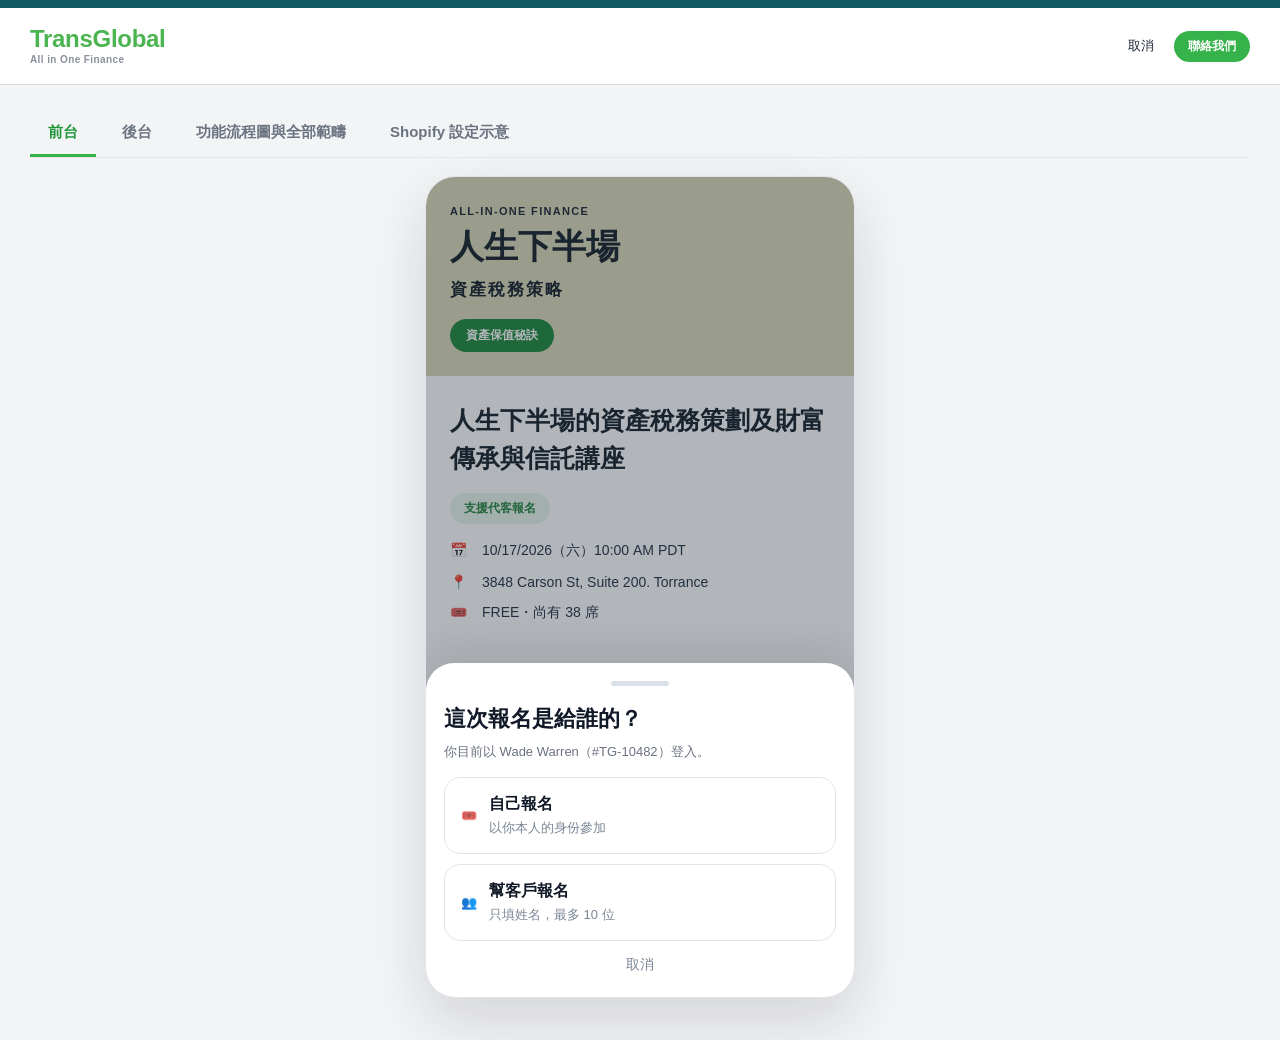
<file: paid-seminar-prototype/paid.html>
<!DOCTYPE html>
<html lang="zh-Hant">
<head>
  <meta charset="UTF-8" />
  <meta name="viewport" content="width=device-width, initial-scale=1.0" />
  <title>Workshop Registration / Seminar Settings</title>
  <style>
    :root {
      --bg:#f3f4f6; --surface:#fff; --line:#e5e7eb; --line-soft:#eef1f4;
      --text:#111827; --muted:#6b7280; --brand:#36b24a; --brand-dark:#23963a;
      --teal:#0f5a60; --danger:#ef4444; --success-bg:#eefaf0;
      --shadow:0 2px 8px rgba(17,24,39,.04); --radius:8px;
    }
    *{box-sizing:border-box}
    body{margin:0;font-family:-apple-system,BlinkMacSystemFont,"Segoe UI","Noto Sans TC","PingFang TC","Microsoft JhengHei",sans-serif;color:var(--text);background:var(--bg)}
    .top-line{height:8px;background:var(--teal)}
    .site-header{background:#fff;border-bottom:1px solid #d9dde3}
    .site-header .inner,.page-wrap{width:min(1220px,calc(100% - 32px));margin:0 auto}
    .site-header .inner{height:76px;display:flex;align-items:center;justify-content:space-between}
    .logo{font-weight:700;line-height:1;color:#4ab44f;font-size:24px;letter-spacing:-.3px}
    .logo small{display:block;color:#8a919c;font-size:10px;font-weight:600;letter-spacing:.4px;margin-top:4px}
    .header-actions{display:flex;align-items:center;gap:20px;font-size:13px}.link-btn{color:#1f2937;text-decoration:none}
    .pill-btn{border:0;padding:7px 14px;background:var(--brand);color:#fff;border-radius:999px;font-size:12px;font-weight:700;cursor:pointer}
    .page-wrap{padding:26px 0 42px}
    .module-tabs{display:flex;gap:8px;margin-bottom:18px;border-bottom:1px solid var(--line)}
    .module-tab{border:0;background:transparent;padding:12px 18px;font-size:15px;font-weight:800;color:#6b7280;cursor:pointer;border-bottom:3px solid transparent}
    .module-tab.active{color:var(--brand-dark);border-bottom-color:var(--brand)}
    .module-panel{display:none}.module-panel.active{display:block}
    .card{background:var(--surface);border:1px solid var(--line);border-radius:var(--radius);box-shadow:var(--shadow)}

    /* Frontend */
    .front-layout{display:grid;grid-template-columns:minmax(0,760px) 264px;gap:40px;align-items:start}
    .form-card{padding:28px 18px 22px}.form-title{margin:0 0 8px;font-size:18px;font-weight:800}.form-subtitle{margin:0 0 20px;font-size:12px;line-height:1.6;color:var(--muted)}
    .inline-info{display:flex;gap:8px;align-items:flex-start;border:1px solid #5b9dff;border-radius:4px;padding:10px;font-size:12px;color:#375a7f;background:#fbfdff;margin-bottom:18px}
.payment-method{margin:0 0 18px;padding:16px;border:1px solid var(--line);border-radius:6px;background:#fff}
    .payment-title{font-size:13px;font-weight:800;color:#1f2937;margin-bottom:12px}
    .payment-options{display:grid;gap:10px}
    .payment-option{display:flex;align-items:flex-start;gap:10px;padding:12px;border:1px solid #dfe5eb;border-radius:6px;background:#fff;cursor:pointer;transition:.16s ease}
    .payment-option:hover{border-color:#a7d9af;background:#fbfffb}
    .payment-option.active{border-color:var(--brand);background:var(--success-bg)}
    .payment-option input{margin-top:2px;accent-color:var(--brand);flex:0 0 auto}
    .payment-option-copy{font-size:12px;line-height:1.5;color:#374151}
    .payment-option-copy strong{display:block;color:#1f2937;font-size:13px;margin-bottom:2px}
    .payment-hint{color:#6b7280}
    .email-field{display:none}
    .email-field.show{display:block}
    .note-icon{width:16px;height:16px;border-radius:50%;background:#3b82f6;color:#fff;display:inline-grid;place-items:center;font-size:11px;font-weight:700;flex:0 0 16px;margin-top:1px}
    .add-client-bar{display:flex;align-items:center;justify-content:space-between;gap:12px;padding:12px 14px;margin:0 0 14px;border:1px solid #dfe5eb;border-radius:6px;background:#f8faf9}
    .add-client-copy{font-size:12px;color:#6b7280;line-height:1.5}.add-client-copy strong{display:block;color:#263244;font-size:13px;margin-bottom:2px}
    .add-client-btn{border:1px solid var(--brand);background:#fff;color:var(--brand-dark);border-radius:999px;padding:8px 14px;font-size:12px;font-weight:800;cursor:pointer;white-space:nowrap}.add-client-btn:hover{background:var(--success-bg)}.add-client-btn:disabled{cursor:not-allowed;color:#9ca3af;border-color:#d1d5db;background:#f3f4f6}
    .client-tabs{display:flex;gap:8px;flex-wrap:wrap;margin:0 0 16px;padding-bottom:10px;border-bottom:1px solid var(--line)}
    .client-tab{border:1px solid #d7dde5;background:#fff;color:#4b5563;border-radius:999px;padding:7px 14px;font-size:12px;font-weight:700;cursor:pointer}
    .client-tab.active{border-color:var(--brand);background:var(--success-bg);color:var(--brand-dark)}
    .client-card{display:none;border:1px solid var(--line);border-radius:6px;background:#fbfcfd;padding:14px}.client-card.active{display:block}
    .client-card-title{font-size:13px;font-weight:800;color:#1f2937;margin-bottom:14px}
    .field{margin-bottom:14px}.label{display:block;font-size:12px;font-weight:700;margin-bottom:8px;color:#374151}.required:before{content:"* ";color:var(--danger);font-weight:800}
    .input,.select,.textarea{width:100%;height:40px;border:1px solid #d5dbe3;border-radius:4px;padding:0 12px;background:#fff;font-size:13px;color:#111827;outline:none}
    .textarea{height:86px;padding:10px 12px;resize:vertical}.select{appearance:none;background-image:linear-gradient(45deg,transparent 50%,#9ca3af 50%),linear-gradient(135deg,#9ca3af 50%,transparent 50%);background-position:calc(100% - 17px) 17px,calc(100% - 12px) 17px;background-size:5px 5px,5px 5px;background-repeat:no-repeat;color:#6b7280}
    .two-col{display:grid;grid-template-columns:1fr 1fr;gap:14px}.section-divider{height:1px;background:var(--line);margin:18px 0}.custom-head{display:flex;align-items:center;gap:8px;font-size:13px;font-weight:800;margin-bottom:14px}.chip{display:inline-block;background:#e5f6e8;color:#23963a;border-radius:999px;padding:5px 9px;font-size:11px;font-weight:800}
    .summary-card{overflow:hidden;position:sticky;top:24px}.summary-banner{height:112px;padding:18px 22px;position:relative;overflow:hidden;background:linear-gradient(145deg,#ebf4f1 0%,#d9ebf4 100%)}
    .stripe{position:absolute;width:180px;height:18px;opacity:.9;transform:rotate(-35deg);background:linear-gradient(90deg,transparent,#53a6e8,#97d6ff,transparent)}.s1{top:10px;left:-36px}.s2{top:36px;left:28px}.s3{top:64px;left:-16px}
    .coin{position:absolute;border-radius:50%;box-shadow:0 3px 5px rgba(0,0,0,.08);width:26px;height:26px;background:radial-gradient(circle at 35% 35%,#fff2a8 0%,#ffd74d 45%,#e4b824 100%);border:2px solid #f1c63d}.coin.a{right:74px;top:10px}.coin.b{right:28px;bottom:22px;width:22px;height:22px}.coin.c{left:18px;bottom:14px;width:18px;height:18px}
    .banner-title{position:relative;z-index:1;font-weight:900;font-size:15px;line-height:1.05;color:#111827;margin-top:20px}.banner-title span{color:#1479df}
    .summary-body{padding:14px 16px 16px}.summary-title{margin:0 0 12px;font-size:13px;font-weight:800}.summary-row,.summary-total{display:flex;justify-content:space-between;align-items:center;font-size:12px;color:#374151;margin-bottom:10px}.summary-total{padding-top:10px;margin-top:12px;border-top:1px solid var(--line);font-weight:800}.summary-total .price{color:var(--brand);font-size:15px}
    .submit-btn{width:100%;height:40px;border:0;border-radius:999px;background:var(--brand);color:#fff;font-weight:800;font-size:13px;cursor:pointer;margin:6px 0 14px}.summary-copy{font-size:11px;line-height:1.65;color:#374151}


    /* Frontend registration entry step */
    .front-step{display:none}.front-step.active{display:block}
    .event-preview{max-width:760px;margin:0 auto;overflow:hidden}
    .event-hero{background:#dedcc0;padding:30px 30px 26px;border-radius:8px 8px 0 0}
    .event-hero-kicker{font-size:12px;font-weight:800;color:#1f2937;letter-spacing:.12em;margin-bottom:12px}
    .event-hero h2{margin:0 0 12px;font-size:34px;line-height:1.15;color:#17212c}
    .event-hero h3{margin:0 0 18px;font-size:18px;color:#17212c;letter-spacing:.12em}
    .event-chip{display:inline-block;background:#20883d;color:#fff;border-radius:999px;padding:8px 18px;font-size:13px;font-weight:800}
    .event-body{background:#fff;padding:28px 30px 34px;border:1px solid var(--line);border-top:0;border-radius:0 0 8px 8px}
    .event-body h3{margin:0 0 12px;font-size:26px;line-height:1.45;color:#17212c}
    .proxy-badge{display:inline-block;background:#e8f4ea;color:#238441;border-radius:999px;padding:7px 14px;font-size:12px;font-weight:800;margin:4px 0 18px}
    .event-meta{display:grid;gap:12px;font-size:15px;color:#263244}.event-meta-row{display:flex;gap:12px;align-items:flex-start}.event-meta-icon{width:20px}
    .entry-sheet{margin-top:18px;background:#fff;border:1px solid var(--line);border-radius:18px;padding:22px 24px 24px;box-shadow:0 10px 30px rgba(17,24,39,.08)}
    .sheet-handle{width:76px;height:6px;border-radius:999px;background:#dbe1e8;margin:0 auto 20px}
    .entry-sheet h3{margin:0 0 8px;font-size:22px}.entry-sub{font-size:13px;color:var(--muted);margin-bottom:18px}
    .entry-choice{display:flex;align-items:center;gap:14px;width:100%;text-align:left;border:1px solid #dfe5eb;background:#fff;border-radius:12px;padding:18px 20px;margin-bottom:12px;cursor:pointer;transition:.16s ease}
    .entry-choice:hover{border-color:#a7d9af;background:#fbfffb}.entry-choice strong{display:block;font-size:16px;color:#111827;margin-bottom:4px}.entry-choice span{font-size:13px;color:#7b8796}.entry-icon{font-size:26px;line-height:1}
    .entry-cancel{display:block;margin:18px auto 0;border:0;background:transparent;color:#7b8796;font-size:14px;cursor:pointer}
    .back-entry{border:0;background:transparent;color:var(--brand-dark);font-weight:800;font-size:12px;cursor:pointer;padding:0;margin-bottom:12px}

    /* Backend */
    .backend-shell{display:grid;grid-template-columns:220px minmax(0,1fr);gap:18px}
    .backend-nav{padding:14px}.backend-nav h3{font-size:13px;margin:0 0 12px;color:#374151}.backend-nav-item{padding:10px 11px;border-radius:6px;font-size:12px;color:#4b5563;margin-bottom:4px}.backend-nav-item.active{background:var(--success-bg);color:var(--brand-dark);font-weight:800}
    .editor-card{padding:24px}.editor-title{font-size:21px;font-weight:800;margin:0 0 24px;color:#17203b}
    .steps{display:grid;grid-template-columns:auto 1fr auto 1fr auto;gap:12px;align-items:center;margin-bottom:26px}.step{display:flex;align-items:center;gap:9px;font-size:13px;color:#8b93a3;white-space:nowrap}.step.active{color:#1f2a44;font-weight:700}.dot{width:30px;height:30px;border-radius:50%;display:grid;place-items:center;border:1px solid #cbd2dc;background:#fff}.step.done .dot{color:var(--brand);border-color:var(--brand)}.step.active.current .dot{background:var(--brand);color:#fff;border-color:var(--brand)}.bar{height:2px;background:#e6e8ec}.bar.done{background:var(--brand)}
    .helper{font-size:12px;color:#374151;margin-bottom:24px}.helper span{color:#8b93a3;margin-left:8px}
    .segmented{display:inline-flex;background:#f1f3f5;border:1px solid #e2e5ea;border-radius:6px;padding:3px}.segmented button{border:0;background:transparent;padding:7px 14px;font-size:12px;color:#8b93a3;border-radius:4px;cursor:pointer}.segmented button.active{background:#fff;color:#374151;box-shadow:0 1px 3px rgba(0,0,0,.06)}
    .editor-actions{display:flex;justify-content:flex-end;gap:10px;margin-top:24px;padding-top:18px;border-top:1px solid var(--line)}.btn{height:38px;border-radius:999px;padding:0 18px;border:1px solid #dfe3e9;background:#fff;color:#24304a;font-size:13px;cursor:pointer}.btn.primary{background:var(--brand);color:#fff;border-color:var(--brand)}



    /* Scope / Flow */
    .scope-wrap{display:grid;gap:18px}
    .scope-intro{padding:22px 24px}.scope-intro h2{margin:0 0 8px;font-size:20px}.scope-intro p{margin:0;color:var(--muted);font-size:12px;line-height:1.7}
    .scope-grid{display:grid;grid-template-columns:1fr 1fr;gap:18px}
    .scope-card{padding:20px}.scope-card h3{margin:0 0 14px;font-size:15px}.scope-list{margin:0;padding-left:18px;color:#374151;font-size:12px;line-height:1.8}.scope-list strong{color:#111827}
    .flow-section{padding:22px;overflow-x:auto}.flow-section h3{margin:0 0 6px;font-size:16px}.flow-note{margin:0 0 18px;color:var(--muted);font-size:12px;line-height:1.6}
    .flow-lane{display:grid;grid-template-columns:150px repeat(4,minmax(170px,1fr));gap:10px;min-width:930px;align-items:stretch;margin-bottom:12px}
    .flow-lane:last-child{margin-bottom:0}.lane-name{display:flex;align-items:center;justify-content:center;text-align:center;padding:14px;border-radius:8px;background:#f0f7f1;color:var(--brand-dark);font-weight:800;font-size:12px;border:1px solid #d6ecd9}
    .flow-node{position:relative;display:flex;flex-direction:column;justify-content:center;min-height:104px;padding:14px 16px;border:1px solid var(--line);border-radius:8px;background:#fff;box-shadow:var(--shadow);font-size:12px;line-height:1.55;color:#374151}
    .flow-node strong{display:block;color:#111827;font-size:13px;margin-bottom:4px}.flow-node .mini{font-size:11px;color:var(--muted);margin-top:4px}
    .flow-node.arrow:after{content:"→";position:absolute;right:-17px;top:50%;transform:translateY(-50%);color:#9ca3af;font-size:18px;font-weight:700;z-index:2}
    .flow-node.green{border-color:#b8dfbf;background:#f8fff9}.flow-node.blue{border-color:#bcd4ef;background:#f8fbff}.flow-node.orange{border-color:#f2d4a8;background:#fffaf3}
    .flow-node.empty{border-style:dashed;background:#fafafa;color:#9ca3af;align-items:center;text-align:center}
    .logic-card{padding:20px}.logic-title{font-size:14px;font-weight:800;margin-bottom:14px}.logic-table{width:100%;border-collapse:collapse;font-size:12px}.logic-table th,.logic-table td{padding:11px 12px;border:1px solid var(--line);text-align:left;vertical-align:top;line-height:1.55}.logic-table th{background:#f8fafb;color:#374151;font-weight:800}.logic-table td strong{color:#111827}.tag-toc,.tag-tob{display:inline-block;border-radius:999px;padding:3px 8px;font-size:10px;font-weight:800}.tag-toc{background:#edf4ff;color:#2563eb}.tag-tob{background:#eefaf0;color:#23963a}
    @media(max-width:900px){.scope-grid{grid-template-columns:1fr}.flow-section{padding:16px}.flow-lane{grid-template-columns:120px repeat(4,160px)}}

    @media(max-width:900px){.front-layout,.backend-shell{grid-template-columns:1fr}.summary-card{position:static}.two-col{grid-template-columns:1fr}.steps{grid-template-columns:1fr}.bar{display:none}.site-header .inner{height:auto;padding:16px 0;gap:12px}.header-actions{gap:10px}}


    /* PWA mobile presentation for Frontend prototype */
    #frontend{
      width:430px;
      max-width:100%;
      margin:0 auto;
      min-height:820px;
      background:#f6f7f9;
      border:1px solid #e1e5ea;
      border-radius:30px;
      overflow:hidden;
      box-shadow:0 24px 60px rgba(17,24,39,.14);
      position:relative;
    }
    #frontend .front-step{min-height:820px;background:#f6f7f9}
    #frontend .event-preview{max-width:none;min-height:820px;position:relative;background:#fff;overflow:hidden}
    #frontend .event-preview:after{
      content:"";position:absolute;inset:0;background:rgba(31,41,55,.34);z-index:1;pointer-events:none
    }
    #frontend .event-hero{padding:28px 24px 24px;border-radius:0;background:#dcd9b9}
    #frontend .event-hero-kicker{font-size:11px;margin-bottom:10px}
    #frontend .event-hero h2{font-size:34px;margin-bottom:12px}
    #frontend .event-hero h3{font-size:17px;margin-bottom:18px}
    #frontend .event-chip{padding:8px 16px;font-size:12px}
    #frontend .event-body{padding:26px 24px 230px;border:0;border-radius:0}
    #frontend .event-body h3{font-size:25px;line-height:1.5}
    #frontend .event-meta{font-size:14px;gap:14px}
    #frontend .entry-sheet{
      position:absolute;left:0;right:0;bottom:0;z-index:3;margin:0;
      padding:18px 18px 22px;border:0;border-radius:28px 28px 0 0;
      box-shadow:0 -14px 38px rgba(17,24,39,.10);background:#fff
    }
    #frontend .sheet-handle{width:58px;height:5px;margin-bottom:18px}
    #frontend .entry-sheet h3{font-size:22px;margin-bottom:8px}
    #frontend .entry-sub{font-size:13px;line-height:1.5;margin-bottom:16px}
    #frontend .entry-choice{padding:16px;border-radius:16px;margin-bottom:10px;gap:12px}
    #frontend .entry-choice strong{font-size:16px}
    #frontend .entry-choice span{font-size:13px}
    #frontend .entry-icon{font-size:22px}
    #frontend .entry-cancel{margin-top:14px}

    #frontend #proxyRegistrationPage{padding:0 0 84px;background:#f5f6f8}
    #frontend .back-entry{
      width:100%;height:56px;margin:0;padding:0 18px;background:#fff;border-bottom:1px solid var(--line);
      text-align:left;font-size:13px;color:#374151;position:sticky;top:0;z-index:5
    }
    #frontend .front-layout{display:block;width:100%;margin:0}
    #frontend .form-card{border:0;border-radius:0;box-shadow:none;padding:22px 18px 26px;background:#f5f6f8}
    #frontend .form-title{font-size:19px;line-height:1.45;margin-bottom:8px}
    #frontend .form-subtitle{font-size:12px;line-height:1.65;margin-bottom:16px}
    #frontend .inline-info{border-radius:12px;padding:12px;margin-bottom:16px;background:#f8fbff}
    #frontend .payment-method{padding:14px;border-radius:14px;margin-bottom:14px}
    #frontend .payment-title{font-size:14px}
    #frontend .payment-option{padding:13px;border-radius:12px}
    #frontend .payment-option-copy{font-size:12px}
    #frontend .payment-option-copy strong{font-size:13px}
    #frontend .add-client-bar{display:block;padding:14px;border-radius:14px;margin-bottom:12px}
    #frontend .add-client-btn{width:100%;margin-top:10px;height:42px;border-radius:12px}
    #frontend .client-tabs{flex-wrap:nowrap;overflow-x:auto;padding:2px 0 10px;margin-bottom:12px;scrollbar-width:none}
    #frontend .client-tabs::-webkit-scrollbar{display:none}
    #frontend .client-tab{flex:0 0 auto;padding:8px 13px}
    #frontend .client-card{padding:16px;border-radius:16px;background:#fff}
    #frontend .client-card-title{font-size:14px;margin-bottom:16px}
    #frontend .label{font-size:12px}
    #frontend .input,#frontend .select{height:46px;border-radius:10px;font-size:14px}
    #frontend .textarea{height:82px;border-radius:10px;font-size:14px}
    #frontend .two-col{grid-template-columns:1fr 1fr;gap:10px}

    #frontend .summary-card{
      position:static;
      left:auto;
      bottom:auto;
      transform:none;
      z-index:auto;
      width:100%;
      height:auto !important;
      min-height:0 !important;
      max-height:none;
      align-self:auto;
      margin:14px 0 0;
      border-radius:16px;
      border:1px solid #dde3e9;
      box-shadow:none;
      background:#fff;
      overflow:hidden;
    }
    #frontend .summary-banner,#frontend .summary-title,#frontend .summary-copy{display:none}
    #frontend #proxyRegistrationPage:not(.active) .summary-card{display:none}
    #frontend .summary-body{padding:10px 12px;display:grid;grid-template-columns:1fr 1fr auto;gap:8px;align-items:center;height:66px;min-height:0}
    #frontend .summary-row,#frontend .summary-total{margin:0;padding:0;border:0;display:block;font-size:10px;color:#7b8490}
    #frontend .summary-row span,#frontend .summary-total span{display:block}
    #frontend .summary-row span:last-child,#frontend .summary-total .price{font-size:13px;color:#111827;font-weight:800;margin-top:2px}
    #frontend .summary-card .summary-row:nth-of-type(2){display:none}
    #frontend .submit-btn{width:112px;height:44px;margin:0;border-radius:12px;font-size:13px}

    @media(max-width:520px){
      body{background:#fff}
      .page-wrap{width:100%;padding:12px 0 0}
      .module-tabs{width:calc(100% - 24px);margin:0 auto 12px;padding:0 4px;overflow-x:auto}
      .module-tab{padding:10px 12px;white-space:nowrap;font-size:13px}
      .shopify-grid{grid-template-columns:1fr}
      .shopify-settings{position:static}
      .shopify-iframe{height:680px}
      #frontend{width:100%;border:0;border-radius:0;box-shadow:none;min-height:calc(100vh - 60px)}
      #frontend .front-step,#frontend .event-preview{min-height:calc(100vh - 60px)}
      .site-header .inner{padding:12px 16px}
      .site-header .logo{font-size:20px}
      .header-actions{display:none}
      #frontend .summary-card{width:100%;max-width:none}
    }

  
    .shopify-label-row{
      display:flex;
      align-items:center;
      gap:10px;
      padding:14px 18px 10px;
      background:#fff;
      border-bottom:1px solid var(--line);
    }
    .shopify-type-tag{
      display:inline-flex;
      align-items:center;
      justify-content:center;
      min-width:64px;
      padding:7px 12px;
      border-radius:999px;
      font-size:12px;
      font-weight:800;
      letter-spacing:.2px;
      border:1px solid #b9dec1;
      background:#eefaf0;
      color:#23963a;
    }
    .shopify-type-tag.tob{
      border-color:#bfd3ee;
      background:#eef5ff;
      color:#2f6fb0;
    }
    .shopify-type-copy{
      font-size:14px;
      font-weight:700;
      color:#374151;
    }

  </style>
</head>
<body>
  <div class="top-line"></div>
  <header class="site-header">
    <div class="inner">
      <div class="logo">TransGlobal<small>All in One Finance</small></div>
      <div class="header-actions"><a href="#" class="link-btn">取消</a><button class="pill-btn">聯絡我們</button></div>
    </div>
  </header>

  <main class="page-wrap">
    <div class="module-tabs" role="tablist" aria-label="Module tabs">
      <button class="module-tab active" data-module="frontend">前台</button>
      <button class="module-tab" data-module="backend">後台</button>
      <button class="module-tab" data-module="scope">功能流程圖與全部範疇</button>
      <button class="module-tab" data-module="shopify">Shopify 設定示意</button>
    </div>

    <section id="frontend" class="module-panel active">
      <div id="registrationEntry" class="front-step active">
        <div class="event-preview">
          <div class="event-hero">
            <div class="event-hero-kicker">ALL-IN-ONE FINANCE</div>
            <h2>人生下半場</h2>
            <h3>資產稅務策略</h3>
            <span class="event-chip">資產保值秘訣</span>
          </div>
          <div class="event-body">
            <h3>人生下半場的資產稅務策劃及財富傳承與信託講座</h3>
            <span class="proxy-badge">支援代客報名</span>
            <div class="event-meta">
              <div class="event-meta-row"><span class="event-meta-icon">📅</span><span>10/17/2026（六）10:00 AM PDT</span></div>
              <div class="event-meta-row"><span class="event-meta-icon">📍</span><span>3848 Carson St, Suite 200. Torrance</span></div>
              <div class="event-meta-row"><span class="event-meta-icon">🎟️</span><span>FREE・尚有 38 席</span></div>
            </div>
          </div>
          <div class="entry-sheet">
            <div class="sheet-handle"></div>
            <h3>這次報名是給誰的？</h3>
            <div class="entry-sub">你目前以 Wade Warren（#TG-10482）登入。</div>
            <button type="button" class="entry-choice">
              <span class="entry-icon">🎟️</span>
              <span><strong>自己報名</strong>以你本人的身份參加</span>
            </button>
            <button type="button" id="proxyRegistrationBtn" class="entry-choice">
              <span class="entry-icon">👥</span>
              <span><strong>幫客戶報名</strong>只填姓名，最多 10 位</span>
            </button>
            <button type="button" class="entry-cancel">取消</button>
          </div>
        </div>
      </div>

      <div id="proxyRegistrationPage" class="front-step">
        <button type="button" id="backToRegistrationEntry" class="back-entry">← 回到報名對象選擇</button>
      <div class="front-layout">
        <div class="card form-card">
          <h2 class="form-title">Page 4｜代客報名頁（Paid seminar 情境）</h2>
          <p class="form-subtitle">只需要姓名。系統不會儲存客戶的聯絡方式，也不會主動與他們聯繫。</p>
          <div class="inline-info"><span class="note-icon">i</span><span>此活動已設定 <strong>Agent Proxy Registration</strong> 專用 Form，下方 Custom Form 欄位取用代客報名版本。</span></div>

          <div class="payment-method">
            <div class="payment-title">選擇付款方式</div>
            <div class="payment-options">
              <label class="payment-option active" data-payment="agent">
                <input type="radio" name="paymentMethod" value="agent" checked>
                <span class="payment-option-copy"><strong>1. 我代為幫客戶付款</strong><span class="payment-hint">不需留下客戶 Email。</span></span>
              </label>
              <label class="payment-option" data-payment="customer">
                <input type="radio" name="paymentMethod" value="customer">
                <span class="payment-option-copy"><strong>2. 客戶自行付款</strong><span class="payment-hint">因需要提供付款連結給客戶，選擇此項目後，每位客戶皆需留下 Email。</span></span>
              </label>
            </div>
          </div>

          <div class="add-client-bar">
            <div class="add-client-copy"><strong>代客報名</strong><span id="clientCountCopy">目前 1 位客戶，最多可新增至 10 位。</span></div>
            <button type="button" id="addClientBtn" class="add-client-btn">＋ 新增更多客戶</button>
          </div>
          <div id="clientTabs" class="client-tabs"><button class="client-tab active" data-client="1">客戶 1</button></div>
          <div id="clientCards">
          <div class="client-card active" data-client="1">
            <div class="client-card-title">客戶 1</div>
            <div class="two-col">
              <div class="field"><label class="label required">First name</label><input class="input" placeholder="請輸入"></div>
              <div class="field"><label class="label required">Last name</label><input class="input" placeholder="請輸入"></div>
            </div>
            <div class="field email-field"><label class="label required">Email</label><input class="input client-email" type="email" placeholder="請輸入客戶 Email"></div>
            <div class="field"><label class="label">Note（選填）</label><textarea class="textarea" placeholder="例如：王太太的先生、公司同事"></textarea></div>
            <div class="section-divider"></div>
            <div class="custom-head">Custom Form <span class="chip">Agent Proxy</span></div>
            <div class="field" style="margin-bottom:0"><label class="label">您目前最關心的議題</label><select class="select"><option>請選擇</option><option>退休規劃</option><option>保險配置</option><option>資產傳承</option></select></div>
          </div>
          </div>
        </div>

        <aside class="card summary-card">
          <div class="summary-banner"><div class="stripe s1"></div><div class="stripe s2"></div><div class="stripe s3"></div><div class="coin a"></div><div class="coin b"></div><div class="coin c"></div><div class="banner-title"><span>AGENT</span> PROXY<br>REGISTRATION</div></div>
          <div class="summary-body"><h3 class="summary-title">摘要</h3><div class="summary-row"><span>報名人數</span><span id="summaryClientCount">1 位</span></div><div class="summary-row"><span>票種</span><span>FREE</span></div><div class="summary-total"><span>總計</span><span class="price">FREE</span></div><button class="submit-btn">送出</button><div class="summary-copy"><strong>說明：</strong>送出申請前，請再次確認代客報名資料是否正確。</div></div>
        </aside>
      </div>
      </div>
    </section>

    <section id="backend" class="module-panel">
      <div class="backend-shell">
        <aside class="card backend-nav">
          <h3>Events</h3>
          <div class="backend-nav-item active">Seminar</div>
          <div class="backend-nav-item">Campaigns</div>
          <div class="backend-nav-item">Tracking</div>
          <div class="backend-nav-item">Tickets</div>
          <div class="backend-nav-item">Forms</div>
          <div class="backend-nav-item">Settings</div>
        </aside>

        <section class="card editor-card">
          <h2 class="editor-title">Edit a seminar</h2>
          <div class="steps">
            <div class="step done"><div class="dot">✓</div><span>Basic Info</span></div><div class="bar done"></div>
            <div class="step active current"><div class="dot">2</div><span>Tickets</span></div><div class="bar"></div>
            <div class="step"><div class="dot">3</div><span>Register Form</span></div>
          </div>
          <div class="helper">Preview your event to make sure everything looks right before publishing. <span>↗ Preview your event</span></div>
          <div class="field"><label class="label required">Select ticket</label><div class="segmented"><button id="freeBtn">Free</button><button id="paidBtn" class="active">Paid</button></div></div>
          <div class="field"><label class="label required" for="customerLink">Shopify marketplace link (for customer)</label><input id="customerLink" class="input" type="url" value="https://transglobalus.myshopify.com/zh-tw/products/customer-ticket"></div>
          <div class="field"><label class="label required" for="agentLink">Shopify marketplace link (for agent/ agent's customer)</label><input id="agentLink" class="input" type="url" value="https://transglobalus.myshopify.com/zh-tw/products/agent-ticket"></div>
          <div class="field"><label class="label" for="ticketInfo">Ticket info</label><textarea id="ticketInfo" class="textarea" placeholder="Please enter"></textarea></div>
          <div class="editor-actions"><button class="btn">Cancel</button><button class="btn">Previous</button><button class="btn primary">Next</button></div>
        </section>
      </div>
    </section>


    <section id="scope" class="module-panel">
      <div class="scope-wrap">
        <section class="card scope-intro">
          <h2>Paid Seminar｜Agent 代客報名功能流程與範疇</h2>
          <p>此頁整理本次 Paid Seminar 代客報名的後台設定、前台付款選擇，以及 To C / To B 三種通知信流程。</p>
        </section>

        <div class="scope-grid">
          <section class="card scope-card">
            <h3>1. 後台建立 Paid Seminar</h3>
            <ul class="scope-list">
              <li>Paid Seminar 可分別設定 <strong>To C Shopify marketplace link</strong> 與 <strong>To B Shopify marketplace link</strong>。</li>
              <li><strong>To C link</strong>：沿用現況，提供一般客戶自行報名後付款。</li>
              <li><strong>To B link</strong>：本次新增，適用 Agent 代客報名情境；審核通過後依付款對象帶入此連結。</li>
            </ul>
          </section>
          <section class="card scope-card">
            <h3>2. 前台 Agent 代客報名</h3>
            <ul class="scope-list">
              <li>Agent 進入代客報名後，先選擇付款方式。</li>
              <li><strong>Agent 自行付款</strong>：不需填寫客戶 Email。</li>
              <li><strong>客戶自行付款</strong>：每位客戶 Email 必填，系統用於寄送付款連結。</li>
            </ul>
          </section>
        </div>

        <section class="card flow-section">
          <h3>功能流程圖</h3>
          <p class="flow-note">從 Paid Seminar 建立 → 前台報名 → 審核通過 → 付款驗證 → QR Code 通知。</p>

          <div class="flow-lane">
            <div class="lane-name">後台設定</div>
            <div class="flow-node arrow green"><strong>建立 Paid Seminar</strong><span>Ticket type = Paid</span></div>
            <div class="flow-node arrow"><strong>設定 To C Link</strong><span>Shopify marketplace link (for customer)</span></div>
            <div class="flow-node arrow"><strong>設定 To B Link</strong><span>Shopify marketplace link (for agent / agent's customer)</span></div>
            <div class="flow-node green"><strong>發布活動</strong><span>前台依報名類型與付款方式套用對應流程</span></div>
          </div>

          <div class="flow-lane">
            <div class="lane-name">To C<br>一般客戶</div>
            <div class="flow-node arrow blue"><strong>客戶自行報名</strong><span>送出 Paid Seminar 報名</span></div>
            <div class="flow-node arrow"><strong>1) 報名送出</strong><span class="mini">寄給客戶</span></div>
            <div class="flow-node arrow"><strong>2) 審核通過</strong><span>提供 <span class="tag-toc">To C Link</span></span><span class="mini">寄給客戶</span></div>
            <div class="flow-node blue"><strong>3) 付款驗證通過</strong><span>收到 QR Code</span><span class="mini">寄給客戶</span></div>
          </div>

          <div class="flow-lane">
            <div class="lane-name">To B<br>Agent 付款</div>
            <div class="flow-node arrow green"><strong>Agent 代客報名</strong><span>付款方式：我代為幫客戶付款</span></div>
            <div class="flow-node arrow"><strong>1) 報名送出</strong><span class="mini">寄給 Agent</span></div>
            <div class="flow-node arrow"><strong>2) 審核通過</strong><span>提供 <span class="tag-tob">To B Link</span></span><span class="mini">寄給 Agent</span></div>
            <div class="flow-node green"><strong>3) 付款驗證通過</strong><span>收到 QR Code</span><span class="mini">寄給 Agent</span></div>
          </div>

          <div class="flow-lane">
            <div class="lane-name">To B<br>客戶付款</div>
            <div class="flow-node arrow orange"><strong>Agent 代客報名</strong><span>付款方式：客戶自行付款</span><span class="mini">客戶 Email 必填</span></div>
            <div class="flow-node arrow"><strong>1) 報名送出</strong><span class="mini">只寄給 Agent</span></div>
            <div class="flow-node arrow"><strong>2) 審核通過</strong><span>提供 <span class="tag-tob">To B Link</span></span><span class="mini">寄給客戶</span></div>
            <div class="flow-node orange"><strong>3) 付款驗證通過</strong><span>收到 QR Code</span><span class="mini">Agent 與客戶皆收到</span></div>
          </div>
        </section>

        <section class="card logic-card">
          <div class="logic-title">通知(email/pwa)與 Shopify Link Mapping</div>
          <table class="logic-table">
            <thead><tr><th>情境</th><th>Step 1｜報名送出</th><th>Step 2｜審核通過</th><th>Step 3｜付款驗證通過</th></tr></thead>
            <tbody>
              <tr><td><span class="tag-toc">To C</span><br><strong>一般客戶自行報名</strong></td><td>寄給客戶</td><td>寄給客戶<br>提供 To C Shopify link</td><td>寄給客戶<br>提供 QR Code</td></tr>
              <tr><td><span class="tag-tob">To B</span><br><strong>Agent 代客報名／Agent 付款</strong></td><td>寄給 Agent</td><td>寄給 Agent<br>提供 To B Shopify link</td><td>寄給 Agent<br>提供 QR Code</td></tr>
              <tr><td><span class="tag-tob">To B</span><br><strong>Agent 代客報名／客戶付款</strong></td><td>只寄給 Agent</td><td>寄給客戶<br>提供 To B Shopify link</td><td>Agent 與客戶皆收到<br>提供 QR Code</td></tr>
            </tbody>
          </table>
        </section>
      </div>
    </section>

    <section id="shopify" class="module-panel">
      <div class="shopify-wrap">
        <div class="shopify-grid" style="grid-template-columns:1fr;">
          <section class="card shopify-preview">
            <div class="shopify-label-row">
              <span class="shopify-type-tag">To C</span>
              <span class="shopify-type-copy">Customer Shopify product page</span>
            </div>
            <img src="[data-uri]" alt="To C Shopify product page" style="display:block;width:auto;max-width:min(100%,900px);height:auto;margin:0 auto;background:#fff;image-rendering:auto;">
          </section>

          <section class="card shopify-preview" style="margin-top:24px;">
            <div class="shopify-label-row">
              <span class="shopify-type-tag tob">To B</span>
              <span class="shopify-type-copy">Agent / Agent’s Customer Shopify product page</span>
            </div>
            <img src="[data-uri]" alt="To B Shopify product page" style="display:block;width:auto;max-width:min(100%,900px);height:auto;margin:0 auto;background:#fff;image-rendering:auto;">
          </section>

        </div>
      </div>
    </section>

  </main>

  <script>
    const moduleTabs=document.querySelectorAll('.module-tab');
    const modulePanels=document.querySelectorAll('.module-panel');
    moduleTabs.forEach(tab=>tab.addEventListener('click',()=>{moduleTabs.forEach(t=>t.classList.toggle('active',t===tab));modulePanels.forEach(p=>p.classList.toggle('active',p.id===tab.dataset.module));}));

    const registrationEntry=document.getElementById('registrationEntry');
    const proxyRegistrationPage=document.getElementById('proxyRegistrationPage');
    const proxyRegistrationBtn=document.getElementById('proxyRegistrationBtn');
    const backToRegistrationEntry=document.getElementById('backToRegistrationEntry');
    function showFrontendStep(step){
      registrationEntry.classList.toggle('active',step==='entry');
      proxyRegistrationPage.classList.toggle('active',step==='proxy');
      window.scrollTo({top:0,behavior:'smooth'});
    }
    proxyRegistrationBtn.addEventListener('click',()=>showFrontendStep('proxy'));
    backToRegistrationEntry.addEventListener('click',()=>showFrontendStep('entry'));
    const freeBtn=document.getElementById('freeBtn'), paidBtn=document.getElementById('paidBtn');
    [freeBtn,paidBtn].forEach(btn=>btn.addEventListener('click',()=>{freeBtn.classList.toggle('active',btn===freeBtn);paidBtn.classList.toggle('active',btn===paidBtn);}));

    const paymentOptions=document.querySelectorAll('.payment-option');
    const paymentRadios=document.querySelectorAll('input[name="paymentMethod"]');

    function syncPaymentMethod(){
      const selected=document.querySelector('input[name="paymentMethod"]:checked')?.value || 'agent';
      paymentOptions.forEach(option=>option.classList.toggle('active',option.dataset.payment===selected));
      document.querySelectorAll('.email-field').forEach(field=>field.classList.toggle('show',selected==='customer'));
      document.querySelectorAll('.client-email').forEach(input=>{input.required=selected==='customer';});
    }

    paymentRadios.forEach(radio=>radio.addEventListener('change',syncPaymentMethod));

    const addClientBtn=document.getElementById('addClientBtn');
    const clientTabs=document.getElementById('clientTabs');
    const clientCards=document.getElementById('clientCards');
    const clientCountCopy=document.getElementById('clientCountCopy');
    const summaryClientCount=document.getElementById('summaryClientCount');
    let clientCount=1;

    function activateClient(number){
      clientTabs.querySelectorAll('.client-tab').forEach(tab=>tab.classList.toggle('active',Number(tab.dataset.client)===number));
      clientCards.querySelectorAll('.client-card').forEach(card=>card.classList.toggle('active',Number(card.dataset.client)===number));
    }

    function createClientCard(number){
      const card=document.createElement('div');
      card.className='client-card';
      card.dataset.client=number;
      card.innerHTML=`
        <div class="client-card-title">客戶 ${number}</div>
        <div class="two-col">
          <div class="field"><label class="label required">First name</label><input class="input" placeholder="請輸入"></div>
          <div class="field"><label class="label required">Last name</label><input class="input" placeholder="請輸入"></div>
        </div>
        <div class="field email-field"><label class="label required">Email</label><input class="input client-email" type="email" placeholder="請輸入客戶 Email"></div>
        <div class="field"><label class="label">Note（選填）</label><textarea class="textarea" placeholder="例如：王太太的先生、公司同事"></textarea></div>
        <div class="section-divider"></div>
        <div class="custom-head">Custom Form <span class="chip">Agent Proxy</span></div>
        <div class="field" style="margin-bottom:0"><label class="label">您目前最關心的議題</label><select class="select"><option>請選擇</option><option>退休規劃</option><option>保險配置</option><option>資產傳承</option></select></div>`;
      return card;
    }

    addClientBtn.addEventListener('click',()=>{
      if(clientCount>=10) return;
      clientCount+=1;
      const tab=document.createElement('button');
      tab.type='button';
      tab.className='client-tab';
      tab.dataset.client=clientCount;
      tab.textContent=`客戶 ${clientCount}`;
      const tabNumber=clientCount; tab.addEventListener('click',()=>activateClient(tabNumber));
      clientTabs.appendChild(tab);
      clientCards.appendChild(createClientCard(clientCount));
      syncPaymentMethod();
      clientCountCopy.textContent=`目前 ${clientCount} 位客戶，最多可新增至 10 位。`;
      summaryClientCount.textContent=`${clientCount} 位`;
      if(clientCount>=10){ addClientBtn.disabled=true; addClientBtn.textContent='已達 10 位上限'; }
      activateClient(clientCount);
    });

    clientTabs.querySelectorAll('.client-tab').forEach(tab=>tab.addEventListener('click',()=>activateClient(Number(tab.dataset.client))));
    syncPaymentMethod();
  </script>
</body>
</html>
</file>
<file: css/style.css>
@charset "UTF-8";

body {
  background-color: gainsboro;
  font-family: Verdana, sans-serif;
  max-width: 100%;
  width: 100vw;
  padding: 0 20px;
}

div {
  width: 1240px;
  margin: 0 px auto;
  display: flex;
  font-size: 18px;
  margin-right: auto;
  margin-left: auto;
  /* background-color: rgb(36, 218, 143); */
}


img {
  border-radius: 50%;
  margin-right: auto;
  margin-left: auto;
}

head {
  margin: 10 px auto;
  display: flex;
  font-size: 18px;
  padding: 10px 0;
  margin-left: 10px;
  padding-left: 10px;
}

h1 {
  font-size: 18px;
  padding: 6px 0;
}
h2 {
  font-size: 18px;
  padding: 6px 0;
}
h3 {
  font-size: 18px;
  padding: 6px 0;
}
.categoryb {
  list-style-type: square;
  color: #292725e4;
  margin-top: 20px;
  margin-left: 20px;
  padding-left: 10px;
}

main {
  margin-top: 20px;
}

.categoryc ul li {
  list-style-type: square;
  color: #7c5d48;
  margin: 20px 0 16px 20px;
}

.categoryd ul li {
  list-style-type: square;
  color: #7c5d48;
  margin: 20px 0 16px 20px;
}
.categorye ul li {
  list-style-type: square;
  color: #7c5d48;
  margin: 20px 0 16px 20px;
}

@media screen and (max-width:640px) {
  .div1 {
    display: block;
    padding: 0 20px;
    max-width: 100%;
    text-align: center;
  }

  .div2 {
    display: block;
    padding: 0 20px;
    max-width: 100%;
  }
}
</file>
<file: summit-2027-decision-map/assets/index-v8AoA6PN.css>
:root{--cream:#f5f0e6;--paper:#fffdf8;--green:#173f35;--green2:#24584a;--coral:#e96b5b;--sage:#dce7df;--ink:#252a27;--line:#c9d4cc}*{box-sizing:border-box}html{scroll-behavior:smooth}body{background:var(--cream);color:var(--ink);margin:0;font-family:Inter,Noto Sans TC,PingFang TC,Microsoft JhengHei,sans-serif}button{font:inherit}button:focus-visible{outline-offset:3px;outline:3px solid #f5a398}main{background-image:radial-gradient(#173f3509 1px,#0000 1px);background-size:18px 18px;min-height:100vh;overflow:hidden}.portal-header{z-index:40;color:#fff;-webkit-backdrop-filter:blur(16px);backdrop-filter:blur(16px);background:#102f28f5;grid-template-columns:1fr auto 1fr;align-items:center;gap:28px;min-height:88px;padding:0 4vw;display:grid;position:sticky;top:0;box-shadow:0 8px 28px #071c1626}.portal-title{background:#fff;border-radius:12px;align-items:center;width:190px;height:60px;padding:7px 14px;display:flex;overflow:hidden;box-shadow:0 7px 18px #06191335}.portal-title img{object-fit:contain;width:100%;height:100%;display:block}.primary-tabs{background:#071f19;border-radius:14px;padding:5px;display:flex}.primary-tabs button{color:#a9c1b7;cursor:pointer;background:0 0;border:0;border-radius:10px;min-width:160px;padding:13px 22px;font-weight:900;transition:all .2s}.primary-tabs button span{opacity:.7;margin-right:8px;font-size:10px}.primary-tabs button.active{color:var(--green);background:#fffaf1;box-shadow:0 5px 14px #0004}.portal-meta{color:#a9c1b7;justify-self:end;font-size:12px;font-weight:700}.topbar{z-index:20;-webkit-backdrop-filter:blur(16px);backdrop-filter:blur(16px);background:#f5f0e6e8;border-bottom:1px solid #173f3520;align-items:center;gap:42px;height:76px;padding:0 4vw;display:flex;position:sticky;top:88px}.brand{color:#fff;background:var(--green);cursor:pointer;border:0;border-radius:99px;padding:11px 22px;font-weight:800;box-shadow:0 8px 24px #173f3520}.navlinks{flex:1;gap:28px;display:flex}.navlinks button{color:var(--ink);cursor:pointer;background:0 0;border:0;padding:12px 0;font-weight:700}.navlinks button:hover{color:var(--coral)}.status-pill{border:1px solid #173f3530;border-radius:10px;padding:10px 14px;font-size:13px;font-weight:800}.competitor-page{background:var(--cream);background-image:radial-gradient(#173f3509 1px,#0000 1px);background-size:18px 18px}.competitor-subnav{z-index:20;height:68px;color:var(--green);-webkit-backdrop-filter:blur(14px);backdrop-filter:blur(14px);background:#f5f0e6ed;border-bottom:1px solid #173f3520;align-items:center;gap:30px;padding:0 6vw;display:flex;position:sticky;top:88px}.competitor-subnav strong{margin-right:auto;font-size:17px}.competitor-subnav button{color:#56645e;cursor:pointer;background:0 0;border:0;padding:10px 0;font-weight:800}.competitor-subnav button:hover{color:var(--coral)}.competitor-hero{min-height:680px;color:var(--ink);background:#f5f0e6 radial-gradient(#173f3509 1px,#0000 1px) 0 0/18px 18px;grid-template-columns:1.15fr .85fr;align-items:center;gap:7vw;padding:82px 7vw;display:grid}.competitor-hero p{color:var(--coral);letter-spacing:.2em;margin:0;font-size:12px;font-weight:900}.competitor-hero h1{color:var(--green);letter-spacing:-.05em;margin:16px 0 22px;font-family:Inter,Noto Sans TC,sans-serif;font-size:clamp(52px,6vw,82px);line-height:1.05}.competitor-hero>div>span{color:#56645e;max-width:650px;font-size:20px;line-height:1.7;display:block}.competitor-hero button{color:#fff;background:var(--green);cursor:pointer;border:0;border-radius:11px;margin-top:32px;padding:16px 18px 16px 24px;font-weight:900;box-shadow:0 12px 26px #173f3530}.competitor-hero button b{margin-left:30px}.analysis-frame{background:var(--paper);border:1px solid #173f3520;border-radius:22px;grid-template-columns:1fr 1fr;gap:13px;padding:28px;display:grid;box-shadow:0 20px 40px #173f3518}.analysis-frame>small{color:var(--coral);letter-spacing:.1em;grid-column:1/3;font-weight:900}.analysis-frame>div{min-height:120px;color:var(--green);background:#eef2e9;border-radius:14px;flex-direction:column;justify-content:flex-end;padding:20px;display:flex}.analysis-frame b{font-size:22px}.analysis-frame span{color:#66736d;margin-top:6px;font-size:13px}.competitor-detail{background:#fffaf1}.competitor-detail .section-heading h2,.insights-section .section-heading h2{color:var(--green)}.competitor-detail .section-heading p,.insights-section .section-heading p{color:var(--coral)}.competitor-intro{color:#64716b;max-width:800px;margin:-20px 0 34px 58px;font-size:18px;line-height:1.7}.competitor-picker{grid-template-columns:repeat(6,1fr);gap:10px;display:grid}.competitor-picker button{text-align:left;color:#5e6a64;background:var(--paper);cursor:pointer;border:1px solid #173f3520;border-radius:13px;min-width:0;min-height:94px;padding:15px;transition:all .2s}.competitor-picker button:hover,.competitor-picker button.active{border-color:var(--green);transform:translateY(-3px);box-shadow:0 12px 22px #173f3518}.competitor-picker small,.competitor-picker strong{display:block}.competitor-picker small{color:var(--coral);font-size:9px}.competitor-picker strong{color:var(--green);margin-top:7px;font-size:13px;line-height:1.35}.competitor-focus{background:var(--paper);border:1px solid #173f3520;border-radius:20px;margin-top:22px;animation:.3s rise;overflow:hidden;box-shadow:0 16px 34px #173f3515}.focus-title{color:#fff;background:var(--green);padding:28px 32px}.focus-title>span{color:var(--green);background:#f6caaa;border-radius:6px;padding:6px 9px;font-size:10px;font-weight:900;display:inline-block}.focus-title h3{margin:10px 0 5px;font-size:30px}.focus-title p{color:#cbdcd5;margin:0}.focus-grid{grid-template-columns:1fr 1fr;display:grid}.focus-grid>div{border-bottom:1px solid #173f3518;border-right:1px solid #173f3518;min-height:160px;padding:26px 30px}.focus-grid>div:nth-child(2n){border-right:0}.focus-grid small{color:var(--coral);font-weight:900}.focus-grid p{color:#56625c;line-height:1.7}.focus-cue{color:var(--green);background:#eef2e9;border-radius:12px;align-items:center;gap:20px;margin:0 26px 26px;padding:18px 20px;display:flex}.focus-cue b{flex:none}.focus-cue p{color:#59665f;margin:0}.benchmark-section{color:#fff;background:var(--green)}.benchmark-grid{grid-template-columns:repeat(3,1fr);gap:16px;display:grid}.benchmark-grid article{background:#ffffff0b;border:1px solid #ffffff20;border-radius:18px;flex-direction:column;min-height:320px;padding:28px;display:flex}.benchmark-grid article>span{color:#f6caaa;font-size:12px;font-weight:900}.benchmark-grid h3{margin:14px 0 10px;font-size:23px}.benchmark-grid p{color:#cbdcd5;line-height:1.7}.benchmark-grid strong,.benchmark-grid em{font-size:13px;font-style:normal;display:block}.benchmark-grid strong{color:#f6caaa;border-top:1px solid #ffffff1f;margin-top:auto;padding-top:20px}.benchmark-grid em{color:#9fb9af;margin-top:7px}.tg-position{color:var(--green);background:#f9d1ae;border-radius:17px;margin-top:24px;padding:28px 32px}.tg-position>span{letter-spacing:.1em;font-size:11px;font-weight:900}.tg-position h3{margin:8px 0;font-size:25px}.tg-position p{color:#58665f;margin:0}.insights-section{background:#fff}.insight-grid{grid-template-columns:repeat(3,1fr);gap:16px;display:grid}.insight-grid article{border-top:5px solid var(--green);background:#eef2e9;border-radius:15px;min-height:230px;padding:26px}.insight-grid span{color:var(--coral);font-size:11px;font-weight:900}.insight-grid h3{color:var(--green);font-size:21px}.insight-grid p{color:#5d6963;line-height:1.7}.research-note{color:var(--green);background:#f2e9e2;border-radius:14px;align-items:center;gap:18px;margin-top:24px;padding:23px 26px;display:flex}.research-note b{flex:none}.research-note p{color:#68736d;margin:0;line-height:1.65}.hero{grid-template-columns:1.05fr .95fr;align-items:center;gap:7vw;min-height:760px;padding:64px 6vw 72px;display:grid}.kicker{letter-spacing:.22em;color:var(--coral);font-size:12px;font-weight:900}.hero h1{color:var(--green);letter-spacing:-.055em;margin:15px 0 20px;font-size:clamp(52px,6.2vw,88px);line-height:1.02}.hero-sub{max-width:600px;margin:0 0 28px;font-size:22px;line-height:1.7}.primary{background:var(--green);color:#fff;cursor:pointer;border:0;border-radius:12px;padding:18px 22px 18px 28px;font-size:18px;font-weight:800;transition:all .2s;box-shadow:0 12px 26px #173f3530}.primary span{width:34px;height:34px;color:var(--green);background:#fff;border-radius:50%;place-items:center;margin-left:28px;display:inline-grid}.primary:hover{background:var(--green2);transform:translateY(-3px)}.hand-note{color:var(--green2);margin:28px 0 0 18px;font-family:Kaiti TC,serif;transform:rotate(-3deg)}.hero-aside{flex-direction:column;gap:34px;display:flex}.principle-note{background-color:#f2f5eb;background-image:linear-gradient(#173f350d 1px,#0000 1px),linear-gradient(90deg,#173f350d 1px,#0000 1px);background-position:0 0;background-repeat:repeat;background-size:20px 20px;background-attachment:scroll;background-origin:padding-box;background-clip:border-box;align-self:flex-end;width:300px;padding:28px 32px;position:relative;transform:rotate(3deg);box-shadow:0 13px 22px #173f3518}.principle-note .pin{background:var(--green);border-radius:50%;width:21px;height:21px;position:absolute;top:-10px;left:50%;box-shadow:0 3px 8px #0003}.principle-note p{color:var(--green);margin:0 0 14px;font-size:18px;font-weight:900}.principle-note ul{color:var(--green2);margin:0;padding-left:18px;line-height:2}.priority-stack{gap:18px;display:grid}.priority-card{text-align:left;background:var(--paper);cursor:pointer;border:1px solid #173f3525;border-radius:20px;grid-template-columns:70px 1fr 42px;align-items:center;gap:18px;padding:24px;transition:all .2s;display:grid;position:relative;box-shadow:0 10px 24px #173f3512}.priority-card:hover{transform:translateY(-4px);box-shadow:0 18px 34px #173f3520}.priority-card.must{border:2px solid var(--coral)}.priority-icon{color:#fff;background:#9baf9e;border-radius:50%;place-items:center;width:64px;height:64px;font-size:32px;display:grid}.must .priority-icon{background:var(--coral)}.priority-card small{color:#777;font-weight:800;display:block;position:absolute;top:12px;right:18px}.priority-card strong,.priority-card em{font-style:normal;display:block}.priority-card strong{color:var(--green);font-size:29px;line-height:1.25}.priority-card em{margin-top:5px;font-size:16px}.priority-card b{color:#fff;background:var(--green);border-radius:50%;place-items:center;width:40px;height:40px;display:grid}.must b{background:var(--coral)}.section{padding:100px 6vw}.section-heading{align-items:flex-start;gap:18px;margin-bottom:42px;display:flex}.section-heading>span{color:var(--coral);border-top:2px solid var(--coral);padding-top:8px;font-size:14px;font-weight:900}.section-heading p{color:var(--green2);letter-spacing:.17em;margin:0 0 8px;font-size:12px;font-weight:900}.section-heading h2{color:var(--green);letter-spacing:-.04em;margin:0;font-size:clamp(34px,4vw,54px);line-height:1.1}.capacity-section{background:#f5f0e6}.capacity-layout{grid-template-columns:.72fr 1.28fr;align-items:stretch;gap:34px;display:grid}.capacity-copy{background:var(--green);color:#fff;border-radius:22px;padding:34px;box-shadow:0 16px 34px #173f3520}.capacity-badge{background:var(--coral);border-radius:7px;padding:7px 11px;font-size:12px;font-weight:900;display:inline-block}.sprint-number{align-items:center;gap:18px;margin:18px 0 12px;display:flex}.sprint-number>b{color:#fff3b6;letter-spacing:-.08em;font-size:92px;line-height:1}.sprint-number strong,.sprint-number small{display:block}.sprint-number strong{font-size:28px}.sprint-number small{color:#bcd0c7;margin-top:4px}.capacity-copy>p{color:#d5e2dc;line-height:1.75}.goal-note{background:#ffffff10;border:1px solid #ffffff25;border-radius:15px;margin-top:28px;padding:22px}.goal-note>span{color:#ffd0c9;letter-spacing:.12em;font-size:12px;font-weight:900}.goal-note strong{margin:6px 0 8px;font-size:23px;display:block}.goal-note p{color:#d5e2dc;margin:0;line-height:1.65}.timeline-card{background:var(--paper);border:1px solid #173f3520;border-radius:22px;padding:30px;overflow:hidden;box-shadow:0 12px 28px #173f3510}.months{color:#69746f;grid-template-columns:repeat(5,1fr);padding-left:110px;font-size:12px;font-weight:800;display:grid}.timeline-rows{gap:9px;margin-top:14px;display:grid}.timeline-row{grid-template-columns:100px 1fr;align-items:center;min-height:48px;display:grid;position:relative}.timeline-row>small{color:#66716c;font-weight:800}.timeline-row:after{content:"";background:repeating-linear-gradient(90deg,#173f3508 0 calc(20% - 1px),#173f3519 20%);border-radius:8px;position:absolute;inset:0 0 0 100px}.bar{z-index:1;white-space:nowrap;border-radius:8px;align-items:center;min-height:38px;padding:10px 13px;font-size:12px;font-weight:800;display:flex}.research{color:#195735;background:#a7e3bc;border:1px solid #30a85e;width:45%;margin-left:0}.scope-bar{white-space:normal;color:#8f2e2a;background:#ffaaa7;border:1px solid #e55b55;width:22%;margin-left:18%;line-height:1.2}.spec{white-space:normal;color:#765d09;background:#fff1a8;border:1px solid #d9ae26;width:16%;margin-left:34%;font-size:10px;line-height:1.2}.sprints{background:#fff6ba;border:1px solid #d9ae26;width:66%;margin-left:34%;padding:0;overflow:hidden}.sprints i{border-right:1px solid #d9ae26;flex:1;place-items:center;height:38px;font-style:normal;display:grid}.sprints i:last-child{border:0}.timeline-row.focus small{color:var(--green)}.web{color:#805015;background:#ffd9a8;border:1px solid #e69b38;width:calc(40% - 4px);margin-left:calc(60% + 4px)}.timeline-caption{color:var(--green);background:#eef2e9;border-radius:11px;align-items:center;gap:16px;margin:22px 0 0 100px;padding:17px 19px;display:flex}.timeline-caption b{white-space:nowrap;color:#fff;background:var(--green2);border-radius:7px;padding:7px 10px;font-size:12px}.timeline-caption p{margin:0;font-size:13px;line-height:1.55}.constraint-principles{grid-template-columns:repeat(3,1fr);gap:16px;margin-top:18px;display:grid}.constraint-principles>div{background:#fffaf1;border:1px solid #173f351b;border-radius:14px;padding:22px}.constraint-principles span{color:var(--coral);font-size:12px;font-weight:900}.constraint-principles strong{color:var(--green);margin:7px 0;display:block}.constraint-principles p{color:#68736e;margin:0;font-size:13px;line-height:1.55}.decision-section{background:#fffaf1}.decision-path{grid-template-columns:repeat(3,1fr);gap:32px;display:grid;position:relative}.decision-path:before{content:"";background:var(--green);opacity:.35;height:2px;position:absolute;top:50%;left:12%;right:12%}.path-node{z-index:1;text-align:left;background:var(--paper);cursor:pointer;border:1px solid #173f3528;border-radius:18px;grid-template-rows:auto auto;grid-template-columns:42px 1fr 34px;align-items:center;min-height:148px;padding:24px;transition:all .2s;display:grid;box-shadow:0 10px 24px #173f3510}.path-node:hover,.path-node.active{border-color:var(--green);transform:translateY(-5px);box-shadow:0 18px 30px #173f3518}.path-node>span{color:#fff;background:var(--green2);border-radius:50%;grid-row:1/3;place-items:center;width:38px;height:38px;font-size:12px;font-weight:900;display:grid}.path-node strong{color:var(--green);font-size:20px}.path-node em{color:#66726d;font-size:14px;font-style:normal}.path-node b{color:var(--green);grid-area:1/3/3;font-size:24px}.detail-panel{color:#fff;background:var(--green);border-radius:20px;grid-template-columns:1.1fr .9fr;gap:50px;margin-top:34px;padding:34px;animation:.3s rise;display:grid;box-shadow:0 18px 30px #173f3520}.detail-panel p{color:#b8d0c6;margin:0 0 8px;font-size:13px;font-weight:900}.detail-panel h3{margin:0 0 12px;font-size:28px}.detail-panel span{color:#e0e9e5;line-height:1.7}.detail-panel ul{gap:12px;margin:0;padding:0;list-style:none;display:grid}.detail-panel li{background:#ffffff12;border-radius:10px;padding:12px 16px}.comparison-section{background:var(--green);color:#fff}.section-heading.light h2,.section-heading.light p{color:#fff}.section-intro{color:#d9e5e0;max-width:780px;margin:-20px 0 34px 58px;font-size:18px;line-height:1.8}.mode-toggle{background:#0e3028;border-radius:12px;margin-left:58px;padding:5px;display:inline-flex}.mode-toggle button{color:#c8d9d2;cursor:pointer;background:0 0;border:0;border-radius:9px;padding:13px 30px;font-weight:900}.mode-toggle button.active{color:var(--green);background:var(--cream);box-shadow:0 4px 14px #0003}.comparison-card{background:var(--paper);color:var(--ink);border-radius:24px;margin-top:24px;padding:34px;animation:.3s rise}.comparison-title{border-bottom:1px solid #173f3520;align-items:center;gap:18px;padding-bottom:24px;display:flex}.comparison-title>span{background:var(--coral);color:#fff;border-radius:50%;place-items:center;width:54px;height:54px;font-size:28px;font-weight:900;display:grid}.comparison-title small{color:var(--coral);font-weight:900}.comparison-title h3{color:var(--green);margin:3px 0 0;font-size:30px}.pros-cons{grid-template-columns:1fr 1fr;gap:30px;padding-top:28px;display:grid}.pros-cons>div{background:#f4f5ef;border-radius:16px;padding:25px}.pros-cons h4{color:var(--green);margin:0 0 18px;font-size:18px}.pros-cons i{color:#fff;background:var(--green2);border-radius:50%;place-items:center;width:28px;height:28px;font-style:normal;display:inline-grid}.pros-cons>div+div i{background:var(--coral)}.pros-cons ul{margin:0;padding-left:20px;line-height:1.7}.pros-cons li+li{margin-top:10px}.recommendation{border:1px solid #ffffff35;border-radius:14px;align-items:center;gap:20px;margin-top:20px;padding:20px 26px;display:flex}.recommendation b{background:var(--coral);white-space:nowrap;border-radius:8px;padding:8px 12px}.recommendation p{color:#eef4f1;margin:0}.group-options-section{background:#f5f0e6}.options-intro{color:#64706b;max-width:820px;margin:-20px 0 34px 58px;font-size:18px;line-height:1.75}.option-cards{grid-template-columns:repeat(3,1fr);align-items:stretch;gap:18px;display:grid}.option-card{background:var(--paper);border:1px solid #173f3520;border-radius:20px;flex-direction:column;min-width:0;padding:28px;display:flex;position:relative;overflow:hidden;box-shadow:0 12px 28px #173f3510}.option-card.recommended-option{border:2px solid var(--coral);box-shadow:0 18px 36px #e96b5b20}.recommended-ribbon{color:#fff;background:var(--coral);text-align:center;width:150px;padding:6px 0;font-size:10px;font-weight:900;position:absolute;top:16px;right:-37px;transform:rotate(38deg)}.option-top{justify-content:space-between;align-items:center;gap:12px;display:flex}.option-top>span{color:#fff;background:var(--green2);border-radius:7px;padding:7px 10px;font-size:11px;font-weight:900}.package-option .option-top>span{background:var(--coral)}.option-top small{color:#72807a;font-weight:800}.option-card h3{color:var(--green);margin:18px 0 8px;font-size:30px}.option-definition{color:#58635e;min-height:76px;margin:0;line-height:1.65}.option-impact{background:#eef2e9;border-radius:11px;margin:18px 0;padding:15px}.option-impact b{color:var(--green2);margin-bottom:5px;font-size:11px;display:block}.option-impact p{color:#48544f;margin:0;font-size:13px;line-height:1.55}.option-list{border-top:1px solid #173f3519;margin-top:5px;padding:18px 0}.option-list h4{color:var(--green);margin:0 0 11px;font-size:15px}.option-list.cons h4{color:#b64e42}.option-list ul{color:#58635e;margin:0;padding-left:18px;font-size:13px;line-height:1.65}.option-list li+li{margin-top:7px}.option-footer{border-top:1px solid #173f3519;justify-content:space-between;align-items:center;margin-top:auto;padding-top:18px;display:flex}.option-footer span{color:#76817c;font-size:11px;font-weight:800}.option-footer strong{color:var(--green);background:#dce7df;border-radius:7px;padding:7px 10px}.collection-option .option-footer strong{color:#a54339;background:#ffe0dc}.options-takeaway{color:#fff;background:var(--green);border-radius:15px;align-items:center;gap:18px;margin-top:22px;padding:24px 28px;display:flex}.options-takeaway span{background:var(--coral);border-radius:7px;flex:none;padding:8px 11px;font-size:12px;font-weight:900}.options-takeaway p{color:#d9e5e0;margin:0;line-height:1.65}.options-takeaway b{color:#fff}.goal-section{color:#fff;background:#173f35}.goal-hero{color:var(--ink);background:#fffdf8;border-radius:20px;grid-template-columns:1.2fr .8fr;gap:28px;padding:32px;display:grid;box-shadow:0 15px 32px #071c1645}.goal-hero>div:first-child>span{color:var(--coral);letter-spacing:.13em;font-size:12px;font-weight:900}.goal-hero h3{color:var(--green);margin:9px 0 10px;font-size:30px}.goal-hero p{color:#5b6661;margin:0;line-height:1.75}.goal-examples{background:#eef2e9;border-radius:14px;flex-wrap:wrap;align-content:center;gap:9px;padding:22px;display:flex}.goal-examples small{color:#718079;flex-basis:100%;margin-bottom:3px;font-weight:800}.goal-examples span{color:var(--green);background:#fff;border:1px solid #173f3520;border-radius:8px;padding:9px 11px;font-size:12px;font-weight:900}.thinking-label{align-items:center;gap:16px;margin:34px 0 18px;display:flex}.thinking-label span{background:var(--coral);border-radius:7px;padding:8px 11px;font-size:12px;font-weight:900}.thinking-label p{color:#d2e0da;margin:0}.thinking-grid{grid-template-columns:repeat(4,1fr);gap:16px;display:grid}.thinking-card{min-width:0;color:var(--ink);background:var(--paper);border-radius:18px;padding:25px;box-shadow:0 12px 28px #071c1635}.thinking-icon{width:52px;height:52px;color:var(--green);background:#f6c9a8;border-radius:50%;place-items:center;font-size:21px;font-weight:900;display:grid}.thinking-card>span{color:var(--coral);letter-spacing:.08em;margin-top:20px;font-size:10px;font-weight:900;display:block}.thinking-card h3{color:var(--green);margin:7px 0 10px;font-size:23px}.thinking-card p{color:#5d6863;min-height:105px;margin:0;font-size:13px;line-height:1.7}.thinking-card strong{color:var(--green2);border-top:1px solid #173f351b;margin-top:18px;padding-top:15px;font-size:13px;line-height:1.55;display:block}.goal-question{background:#ffffff0b;border:1px solid #ffffff2f;border-radius:15px;grid-template-columns:auto 1fr;align-items:center;gap:5px 18px;margin-top:22px;padding:24px 28px;display:grid}.goal-question span{background:var(--coral);border-radius:7px;grid-row:1/3;padding:8px 11px;font-size:11px;font-weight:900}.goal-question h3{margin:0;font-size:21px}.goal-question p{color:#cbdcd5;margin:0}.priorities-section{background:#fffaf1}.priority-tabs{grid-template-columns:1fr 1fr;gap:16px;display:grid}.priority-tabs button{text-align:left;color:#75807c;cursor:pointer;background:#fff;border:1px solid #173f3525;border-radius:16px;padding:20px 24px;font-size:19px;font-weight:800}.priority-tabs small{text-transform:uppercase;margin-bottom:5px;font-size:12px;display:block}.priority-tabs button.active{color:var(--green);border-color:var(--green);box-shadow:0 10px 22px #173f3515}.priority-tabs button.active.must{border-color:var(--coral);color:#bc4b3d}.feature-detail{background:#fff;border:1px solid #173f3520;border-radius:24px;margin-top:24px;animation:.3s rise;overflow:hidden;box-shadow:0 14px 30px #173f3512}.feature-lead{color:#fff;background:var(--coral);padding:36px}.should-detail .feature-lead{background:var(--green2)}.feature-lead>span{float:left;background:#ffffff25;border-radius:50%;place-items:center;width:58px;height:58px;margin-right:20px;font-size:30px;display:grid}.feature-lead p{text-transform:uppercase;letter-spacing:.15em;margin:0;font-size:12px;font-weight:900}.feature-lead h3{margin:7px 0;font-size:30px}.feature-lead em{opacity:.85;font-style:normal}.feature-grid{grid-template-columns:repeat(4,1fr);display:grid}.feature-grid>div{border-right:1px solid #173f351a;padding:30px}.feature-grid>div:last-child{border:0}.feature-grid small{color:var(--coral);font-weight:900}.should-detail .feature-grid small{color:var(--green2)}.feature-grid h4{color:var(--green);margin:9px 0;font-size:19px}.feature-grid p,.feature-grid ul{color:#58625e;margin:0;line-height:1.7}.feature-grid ul{padding-left:18px}.scope-section{background:var(--cream)}.scope-grid{grid-template-columns:repeat(4,1fr);gap:16px;display:grid}.scope-column{background:var(--paper);border-top:5px solid var(--green);border-radius:16px;padding:24px;box-shadow:0 9px 24px #173f350e}.scope-column:first-child{border-color:var(--coral)}.scope-column:nth-child(3){border-color:#b1a76e}.scope-column.muted{background:#efede7;border-color:#a7aaa8}.scope-column h3{color:var(--green);margin:0 0 18px}.scope-column p{border-top:1px solid #173f3515;margin:0;padding:12px 0;font-size:14px}.final-callout{color:#fff;background:var(--green);border-radius:22px;margin-top:40px;padding:38px}.final-callout span{background:var(--coral);border-radius:8px;padding:8px 12px;font-weight:900}.final-callout h2{max-width:980px;margin:20px 0 10px;font-size:32px;line-height:1.35}.final-callout p{color:#ccddd6;margin:0}.process-section{color:#fff;background:#173f35}.process-intro{color:#cbdcd5;max-width:880px;margin:-20px 0 38px 58px;font-size:18px;line-height:1.75}.process-grid{grid-template-columns:repeat(3,1fr);gap:18px;display:grid}.process-card{min-height:430px;color:var(--ink);background:var(--paper);border-radius:20px;flex-direction:column;padding:30px;display:flex;position:relative;overflow:hidden;box-shadow:0 15px 32px #071c1650}.process-number{color:#173f350e;letter-spacing:-.08em;font-size:88px;font-weight:900;line-height:1;position:absolute;top:10px;right:18px}.process-tag{z-index:1;color:#fff;background:var(--coral);border-radius:7px;align-self:flex-start;padding:7px 10px;font-size:11px;font-weight:900;position:relative}.process-card:nth-child(2) .process-tag{background:#477365}.process-card:nth-child(3) .process-tag{color:#68550c;background:#f1d86d}.process-card h3{z-index:1;color:var(--green);margin:24px 0 13px;font-size:25px;line-height:1.35;position:relative}.process-card>p{z-index:1;color:#5b6661;margin:0;line-height:1.75;position:relative}.process-question{background:#eef2e9;border-radius:13px;margin-top:auto;padding:19px}.process-question small{color:var(--coral);margin-bottom:8px;font-weight:900;display:block}.process-question strong{color:var(--green);font-size:14px;line-height:1.55;display:block}.process-callout{background:#ffffff0b;border:1px solid #ffffff2e;border-radius:16px;align-items:center;gap:24px;margin-top:24px;padding:28px 30px;display:flex}.process-callout>span{color:#fff;background:var(--coral);border-radius:8px;flex:none;padding:9px 12px;font-size:12px;font-weight:900}.process-callout h3{margin:0 0 7px;font-size:21px}.process-callout p{color:#cbdcd5;margin:0;line-height:1.65}footer{color:#65716c;border-top:1px solid #173f3520;justify-content:space-between;padding:28px 6vw;font-size:13px;display:flex}footer p{margin:0}@keyframes rise{0%{opacity:0;transform:translateY(10px)}to{opacity:1;transform:none}}@media (width<=1100px){.portal-header{grid-template-columns:1fr auto}.portal-meta{display:none}.competitor-picker{grid-template-columns:repeat(3,1fr)}}@media (width<=900px){.portal-header{grid-template-columns:1fr;gap:10px;min-height:80px;padding:12px 22px;position:relative}.portal-title{justify-self:center;width:164px;height:52px}.primary-tabs{width:100%}.primary-tabs button{flex:1;min-width:0}.topbar,.competitor-subnav{top:0}.competitor-subnav{gap:22px;overflow-x:auto}.competitor-subnav strong{display:none}.competitor-subnav button{flex:none}.competitor-hero{grid-template-columns:1fr;padding-top:60px}.analysis-frame{max-width:720px}.benchmark-grid,.insight-grid{grid-template-columns:1fr}.navlinks{display:none}.status-pill{margin-left:auto}.hero{grid-template-columns:1fr;padding-top:45px}.hero-aside{max-width:680px}.capacity-layout,.constraint-principles{grid-template-columns:1fr}.principle-note{display:none}.decision-path,.priority-tabs,.option-cards,.goal-hero{grid-template-columns:1fr}.thinking-grid{grid-template-columns:1fr 1fr}.option-definition{min-height:auto}.decision-path:before{display:none}.detail-panel,.pros-cons{grid-template-columns:1fr}.feature-grid,.scope-grid{grid-template-columns:1fr 1fr}.process-grid{grid-template-columns:1fr}.process-card{min-height:auto}.process-question{margin-top:28px}.feature-grid>div:nth-child(2){border-right:0}}@media (width<=600px){.competitor-hero{padding:54px 22px}.competitor-hero h1{font-size:48px}.analysis-frame{grid-template-columns:1fr}.analysis-frame>small{grid-column:auto}.analysis-frame>div{min-height:95px}.competitor-picker{grid-template-columns:1fr 1fr}.focus-grid{grid-template-columns:1fr}.focus-grid>div{border-right:0}.focus-cue,.research-note{flex-direction:column;align-items:flex-start}.competitor-intro{margin-left:0}.topbar{height:66px;padding:0 20px}.hero,.section{padding-left:22px;padding-right:22px}.hero{min-height:auto;padding-bottom:58px}.hero h1{font-size:47px}.timeline-card{padding:20px 14px;overflow-x:auto}.months,.timeline-rows,.timeline-caption{min-width:670px}.hero-sub{font-size:18px}.priority-card{grid-template-columns:52px 1fr}.priority-icon{width:48px;height:48px}.priority-card b{display:none}.priority-card strong{font-size:22px}.section{padding-top:72px;padding-bottom:72px}.section-heading>span{display:none}.section-heading h2{font-size:38px}.section-intro,.mode-toggle,.options-intro{margin-left:0}.options-takeaway{flex-direction:column;align-items:flex-start}.thinking-grid{grid-template-columns:1fr}.thinking-card p{min-height:auto}.goal-question{grid-template-columns:1fr}.goal-question span{grid-row:auto;justify-self:start}.mode-toggle{display:flex}.mode-toggle button{flex:1}.comparison-card{padding:22px}.pros-cons,.detail-panel{padding:24px}.feature-grid,.scope-grid{grid-template-columns:1fr}.feature-grid>div{border-bottom:1px solid #173f351a;border-right:0}.feature-lead{padding:26px}.feature-lead>span{float:none;margin:0 0 18px}.feature-lead h3{font-size:25px}.final-callout{padding:28px}.process-intro{margin-left:0}.process-callout{flex-direction:column;align-items:flex-start}.final-callout h2{font-size:25px}footer{flex-direction:column;gap:8px}}@media (prefers-reduced-motion:reduce){*{scroll-behavior:auto!important;transition:none!important;animation:none!important}}
</file>
